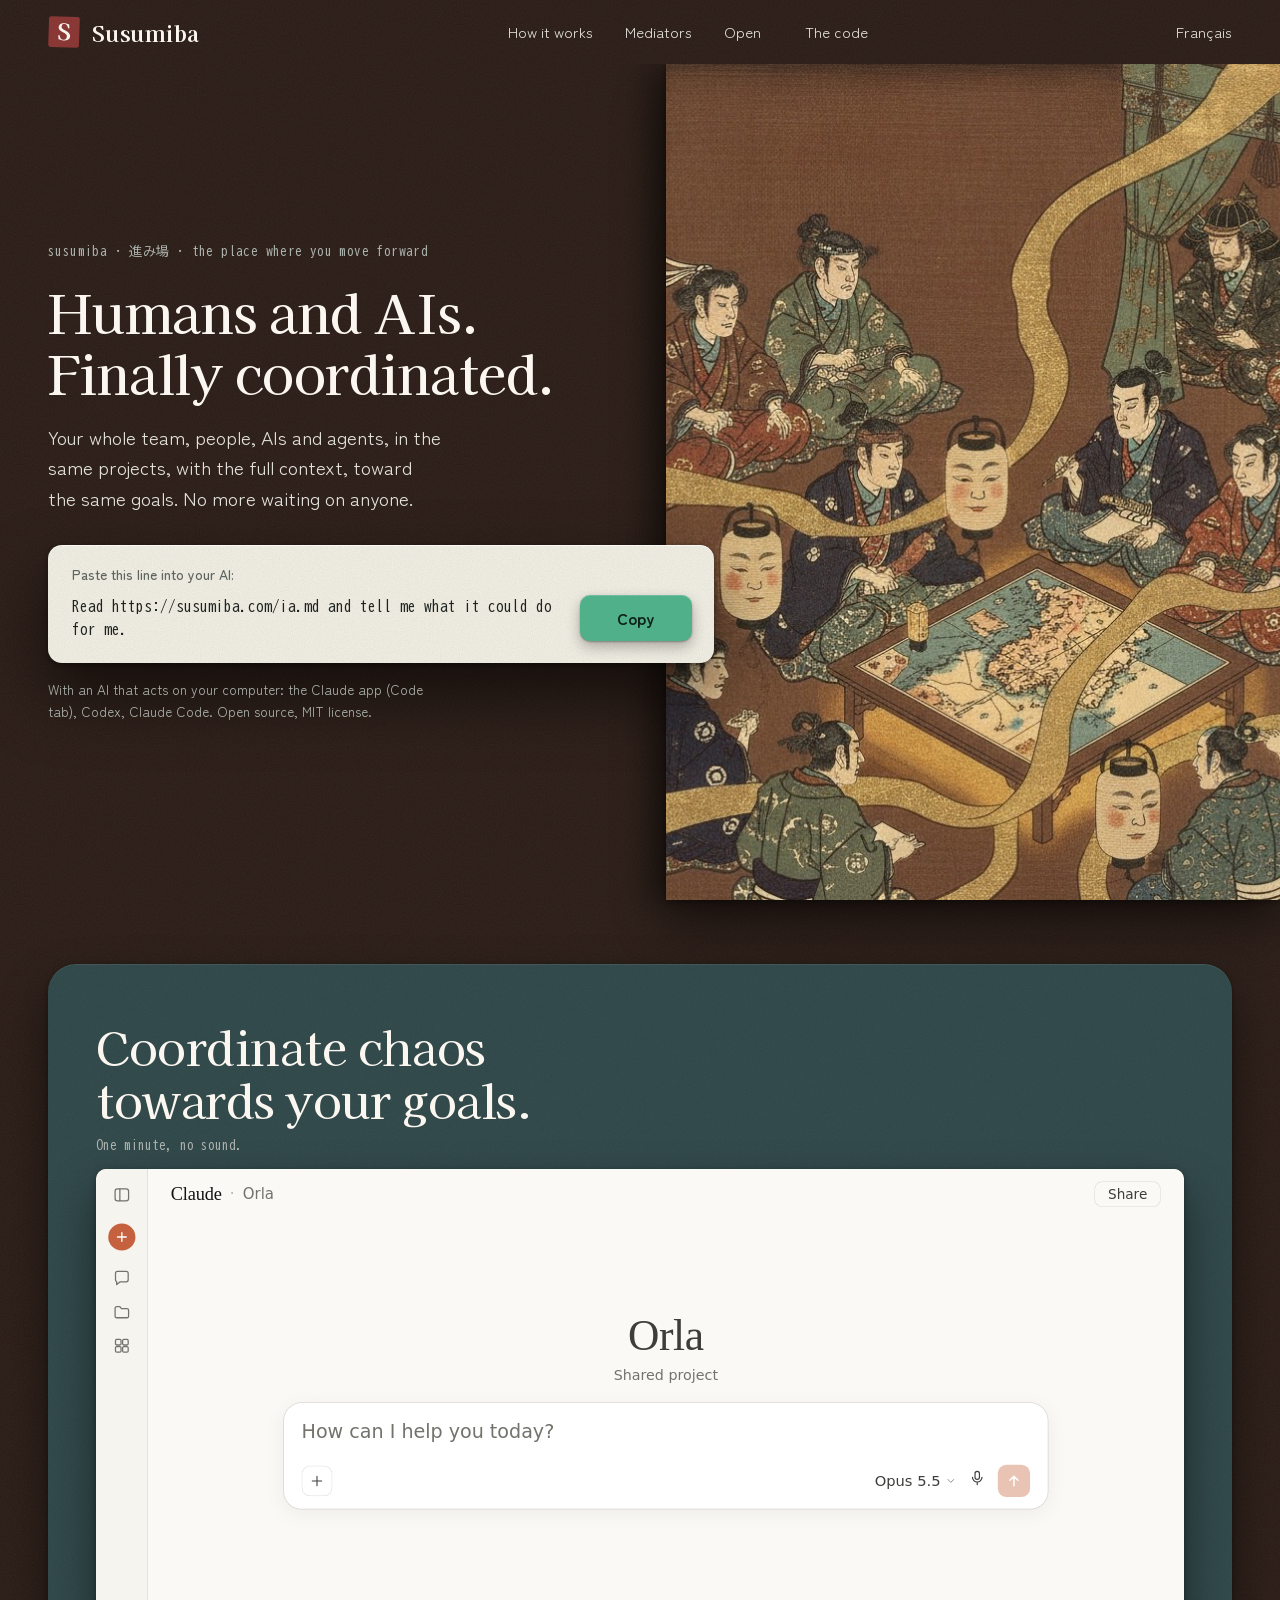
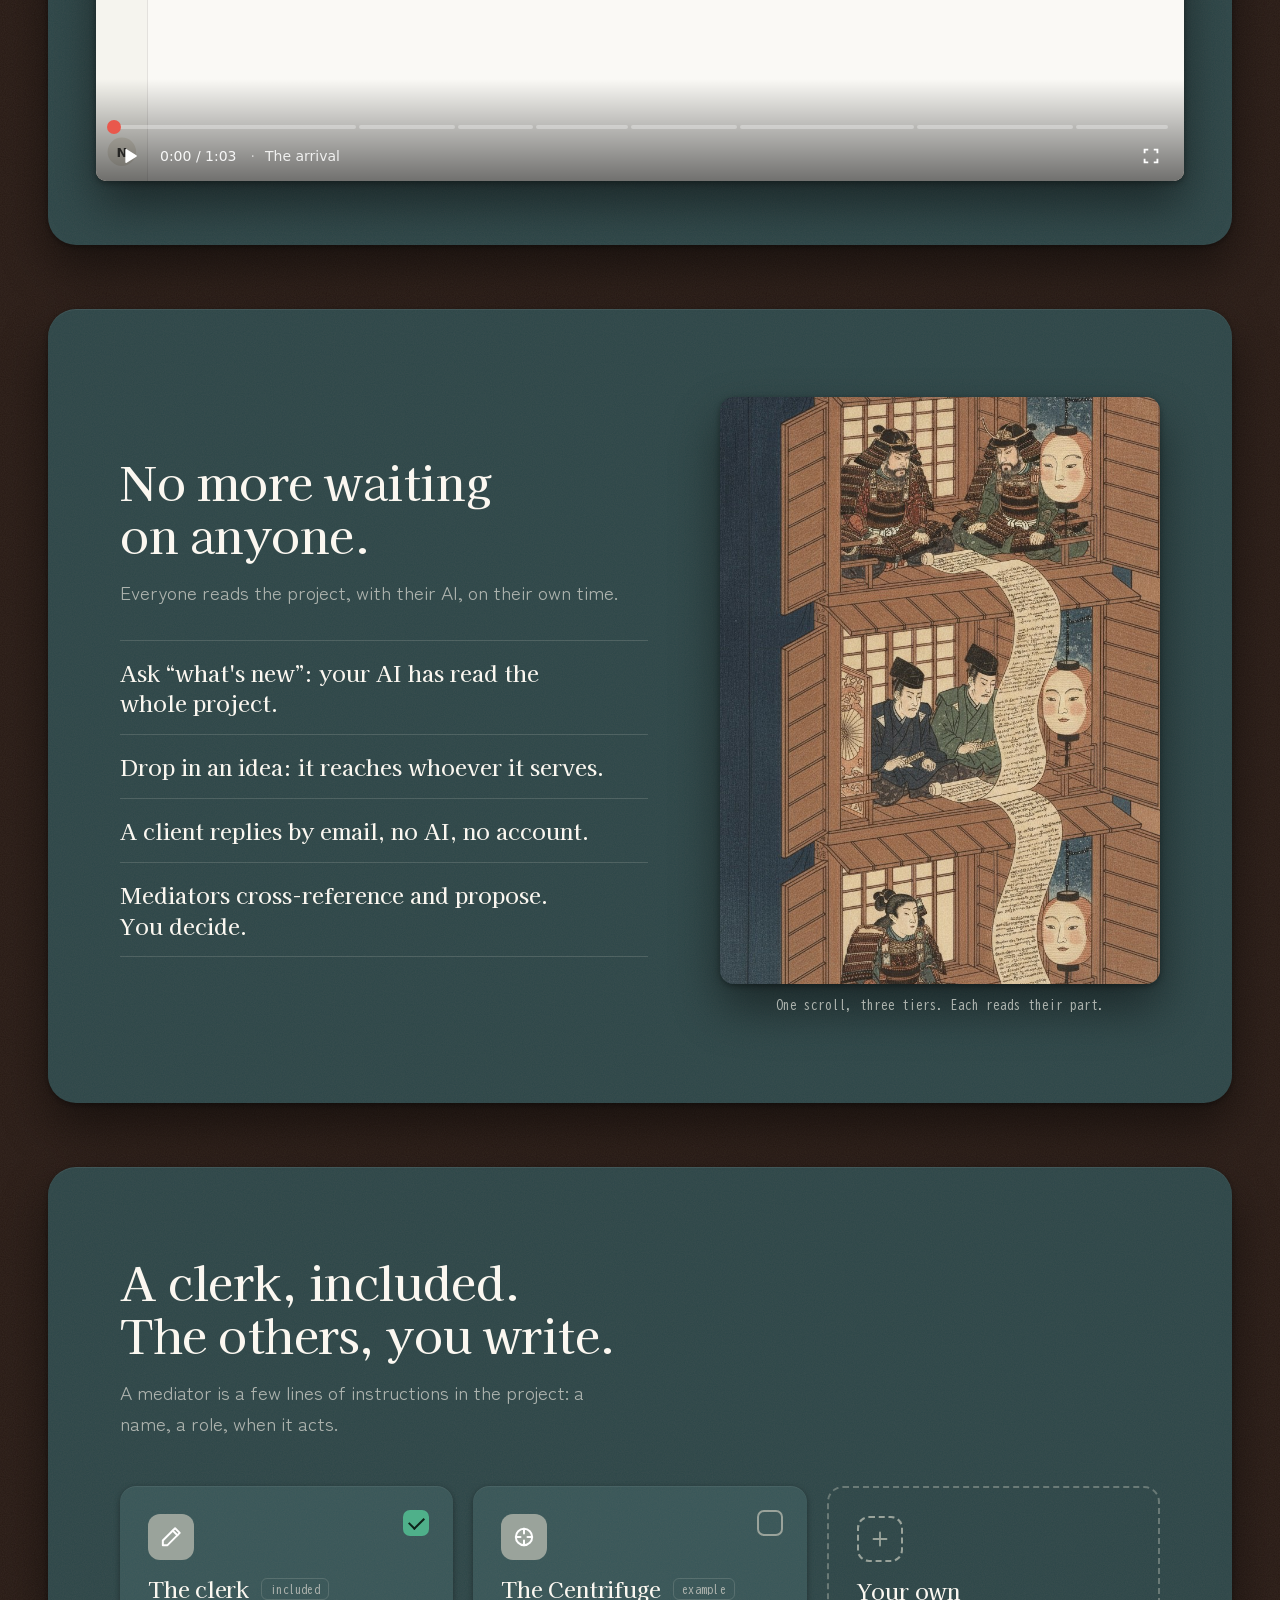
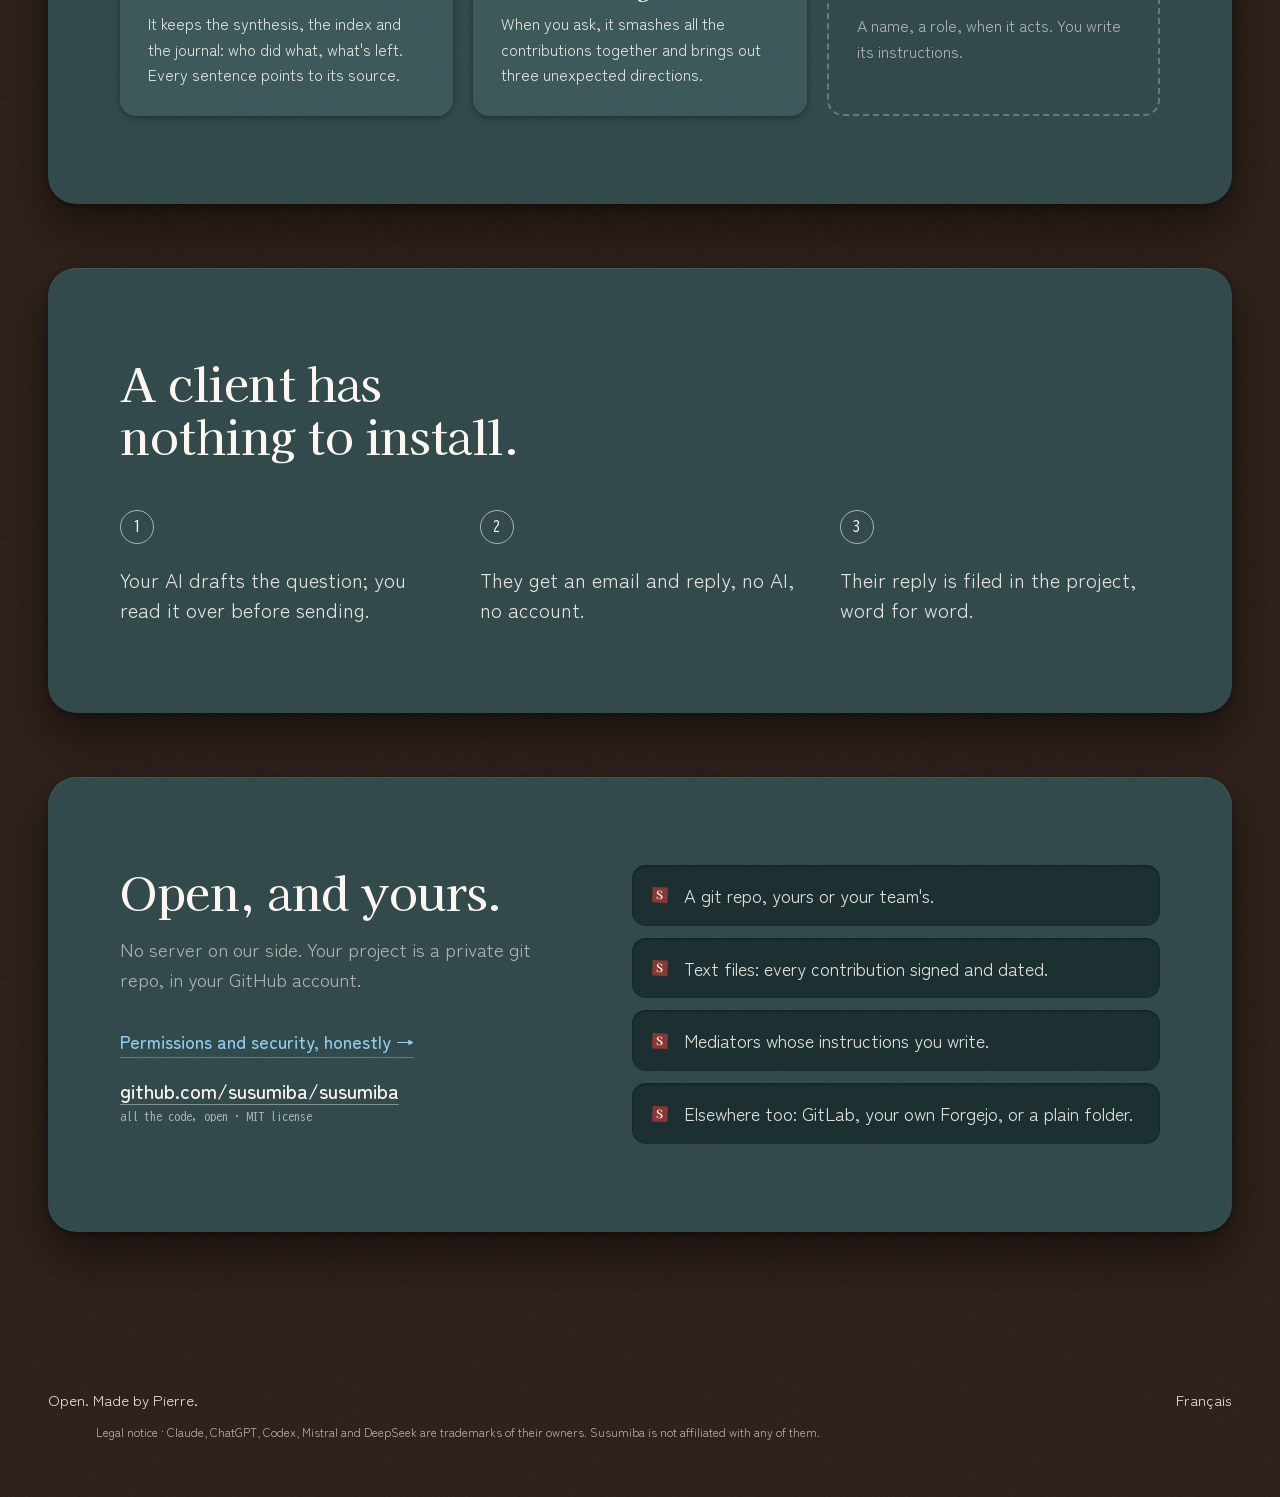
<file: index.html>
<!doctype html>
<html lang="en">
<head>
<meta charset="utf-8">
<meta name="viewport" content="width=device-width, initial-scale=1">
<meta name="theme-color" content="#281A14">
<title>Susumiba</title>
<link rel="canonical" href="https://susumiba.com/">
<link rel="alternate" hreflang="en" href="https://susumiba.com/">
<link rel="alternate" hreflang="fr" href="https://susumiba.com/fr/">
<link rel="alternate" hreflang="x-default" href="https://susumiba.com/">
<link rel="apple-touch-icon" href="/img/icone-180.png">
<meta property="og:type" content="website">
<meta property="og:site_name" content="Susumiba">
<meta property="og:title" content="Humans and AIs. Finally coordinated.">
<meta property="og:description" content="Humans and AIs. Finally coordinated. Your whole team, people, AIs and agents, in the same projects, with the full context, toward the same goals.">
<meta property="og:url" content="https://susumiba.com/">
<meta property="og:image" content="https://susumiba.com/img/apercu-en.jpg">
<meta property="og:image:width" content="1200">
<meta property="og:image:height" content="630">
<meta property="og:locale" content="en_US">
<meta name="twitter:card" content="summary_large_image">
<meta name="twitter:image" content="https://susumiba.com/img/apercu-en.jpg">
<meta name="description" content="Humans and AIs. Finally coordinated. Your whole team, people, AIs and agents, in the same projects, with the full context, toward the same goals.">
<link rel="icon" href="data:image/svg+xml,%3Csvg xmlns='http://www.w3.org/2000/svg' viewBox='0 0 100 100'%3E%3Crect x='4' y='4' width='92' height='92' rx='8' fill='%238A3835'/%3E%3Ctext x='50' y='74' text-anchor='middle' font-family='Georgia,serif' font-weight='700' font-size='72' fill='%23F6F4EC'%3ES%3C/text%3E%3C/svg%3E">
<link rel="stylesheet" href="/fonts/polices.css">
<style>
:root{
  color-scheme:dark;
  --fond:#281A14; --surface:#2C4648; --carte:#375658; --creux:#1C3032;
  --texte:#E3E2DB; --texte-doux:#ADB3AE; --coquille:#FBF7F0; --lien:#8FCBEF;
  --papier:#EFECE2; --encre:#1E231F; --encre-douce:#5E655F;
  --sceau:#8A3835; --gris:#9AA39B;
  --bouton:#4FB08A; --bouton-survol:#5CBD97; --bouton-appui:#45A07C; --bouton-texte:#0E2219;
  --voile:.7;
  --trait:rgba(227,226,219,.16);
  --ombre-ambiance:0 2px 6px rgba(0,0,0,.35);
  --ombre-portee:0 24px 48px rgba(0,0,0,.45);
  --ombre-papier:0 2px 6px rgba(0,0,0,.4), 0 32px 64px rgba(0,0,0,.55);
  --f-titre:"Kaisei Tokumin","Hiragino Mincho ProN",Georgia,serif;
  --f-texte:"Zen Maru Gothic","Hiragino Maru Gothic ProN",system-ui,sans-serif;
  --f-fixe:"BIZ UDGothic",ui-monospace,Menlo,monospace;
  --entre:cubic-bezier(.2,.7,.1,1); --geste:180ms; --apparait:400ms;
  --m:16px; --bloc:96px; --barre:56px;
  /* le grain de papier Hidokoro */
  --grain:url("data:image/svg+xml,%3Csvg xmlns='http://www.w3.org/2000/svg' width='220' height='220'%3E%3Cfilter id='g'%3E%3CfeTurbulence type='fractalNoise' baseFrequency='.9' numOctaves='3' stitchTiles='stitch'/%3E%3CfeColorMatrix values='0 0 0 0 0.23 0 0 0 0 0.19 0 0 0 0 0.17 0 0 0 1 0'/%3E%3C/filter%3E%3Crect width='100%25' height='100%25' filter='url(%23g)' opacity='.14'/%3E%3C/svg%3E");
  --grain-papier:url("data:image/svg+xml;utf8,<svg xmlns='http://www.w3.org/2000/svg' width='240' height='240'><filter id='g'><feTurbulence type='fractalNoise' baseFrequency='.9' numOctaves='2' stitchTiles='stitch'/><feColorMatrix values='0 0 0 0 .12  0 0 0 0 .14  0 0 0 0 .1  0 0 0 1.4 -.45'/></filter><rect width='100%' height='100%' filter='url(%23g)' opacity='.1'/></svg>");
}
@media (min-width:640px){ :root{ --m:32px } }
@media (min-width:1024px){ :root{ --m:48px; --bloc:128px; --barre:64px } }

*{box-sizing:border-box}
html{-webkit-text-size-adjust:100%; text-size-adjust:100%; scroll-behavior:smooth; scroll-padding-top:calc(var(--barre) + 16px); background:var(--fond)}
body{margin:0; background:var(--fond) var(--grain); color:var(--texte); font:400 17px/1.6 var(--f-texte); -webkit-font-smoothing:antialiased; overflow-x:clip}
@media (min-width:1024px){ body{font-size:18px} }
a{color:var(--lien); text-underline-offset:.2em; text-decoration-thickness:1px}
button{font:inherit; color:inherit}
h1,h2,h3,p,ul,ol,figure{margin:0}
ul,ol{padding:0; list-style:none}
h1,h2,h3{font-family:var(--f-titre); font-weight:500; line-height:1.15; letter-spacing:-.01em; color:var(--coquille)}
:focus-visible{outline:2px solid var(--lien); outline-offset:3px}
code{font-family:var(--f-fixe)}
b.nb{font-weight:inherit; white-space:nowrap}
.defs{position:absolute; width:0; height:0}
.sceau{display:inline-block; flex:none; width:28px; height:28px; line-height:0}
.sceau svg{width:100%; height:100%; display:block}
.wrap{max-width:calc(1240px + 2 * var(--m)); margin:0 auto; padding:0 var(--m)}

/* ================= LA BARRE ================= */
.barre{position:fixed; top:0; left:0; right:0; z-index:20; height:var(--barre); background:var(--fond) var(--grain)}
.barre .wrap{height:100%; display:flex; align-items:center; gap:24px; max-width:none}
.nom{display:flex; align-items:center; gap:12px; text-decoration:none; color:var(--coquille); font:700 22px/1 var(--f-titre); letter-spacing:.02em}
.nav{display:none; gap:32px; margin:0 auto; font-size:15px}
.nav a, .barre .lang{color:var(--texte); text-decoration:none; transition:color var(--geste) ease-out}
.nav a:hover, .barre .lang:hover{color:var(--coquille)}
.barre .lang{margin-left:auto; font-size:15px}
.nav .code{display:none}
@media (min-width:1024px){
  .nav{display:flex; align-items:center}
  .barre .lang{margin-left:0}
  .nav .code{display:block}
  .nav li:last-child{margin-left:12px}
  .sceau{width:32px; height:32px}
}

/* ================= PREMIER ÉCRAN ================= */
.e1{position:relative}
.e1-image{position:relative; margin-top:var(--barre); height:30svh; min-height:190px; overflow:hidden; box-shadow:var(--ombre-ambiance), var(--ombre-portee)}
.e1-image img{display:block; width:100%; height:100%; object-fit:cover; object-position:50% 45%}
.e1-image::after{content:""; position:absolute; inset:0; background:var(--fond); opacity:0; pointer-events:none; transition:opacity var(--apparait) var(--entre)}
html.descendu .e1-image::after{opacity:var(--voile)}
.e1-texte{position:relative; z-index:1; padding:22px var(--m) 36px}
.surtitre{display:none; font:400 13px/1.5 var(--f-fixe); color:var(--texte-doux); letter-spacing:.03em}
.titre{font-size:clamp(32px, 8.6vw, 44px); text-wrap:balance}
.sous{margin-top:14px; font-size:15.5px; line-height:1.6; max-width:44ch; text-wrap:pretty}
.feuille{margin-top:20px; padding:16px 16px 16px 18px; border-radius:14px; background:var(--papier) var(--grain-papier); box-shadow:inset 0 1px 0 rgba(255,255,255,.7), var(--ombre-papier)}
.f-dit{font:500 14px/1.4 var(--f-texte); color:var(--encre-douce)}
.f-corps{margin-top:8px; display:flex; flex-direction:column; align-items:stretch; gap:12px}
.cmd{min-width:0; font:400 14px/1.55 var(--f-fixe); color:var(--encre); overflow-wrap:anywhere}
.copier{flex:none; height:46px; min-width:112px; padding:0 22px; border:0; border-radius:10px; background:var(--bouton); color:var(--bouton-texte); font:700 16px/1 var(--f-texte); cursor:pointer;
  box-shadow:inset 0 1px 0 rgba(255,255,255,.18), 0 1px 2px rgba(0,0,0,.3), 0 6px 14px rgba(0,0,0,.28); transition:background-color var(--geste) ease-out, transform var(--geste) var(--entre)}
.copier:hover{background:var(--bouton-survol)}
.copier:active{background:var(--bouton-appui); transform:translateY(1px)}
.copier [hidden]{display:none}
.mini{margin-top:8px; display:flex; align-items:center; gap:12px; padding:10px 10px 10px 14px; border-radius:10px; border:1px solid var(--trait)}
.mini .cmd{flex:1; font-size:12.5px; line-height:1.5; color:var(--texte-doux)}
.mini .copier{height:34px; min-width:84px; padding:0 14px; font-size:14px; background:transparent; color:var(--bouton); box-shadow:inset 0 0 0 1.5px var(--bouton)}
.mini .copier:hover{background:rgba(79,176,138,.14)}
.mini .copier:active{transform:translateY(1px)}
.marche{margin-top:16px; font:400 13px/1.6 var(--f-texte); color:var(--texte-doux); max-width:56ch}
@media (max-width:420px){ .mini{flex-direction:column; align-items:stretch; gap:10px} .mini .copier{align-self:flex-start} }
@media (min-width:640px){
  .e1-image{height:40svh}
  .sous{font-size:17px}
}
@media (min-width:1024px){
  .e1{height:max(100svh, 680px); display:flex; align-items:center; padding-top:var(--barre)}
  .e1-image{position:fixed; z-index:0; top:var(--barre); bottom:0; left:52%; right:0; height:auto; min-height:0; margin:0; box-shadow:-14px 0 28px rgba(0,0,0,.4), var(--ombre-ambiance), var(--ombre-portee)}
  .e1-texte{width:52%; padding:0 64px 0 var(--m)}
  .surtitre{display:block}
  .titre{margin-top:20px; font-size:clamp(46px, 4.1vw, 60px)}
  .sous{margin-top:20px; font-size:19px}
  .feuille{margin-top:32px; margin-right:-112px; padding:20px 22px 22px 24px}
  .f-corps{flex-direction:row; align-items:flex-end; gap:16px; margin-top:10px}
  .cmd{flex:1; font-size:15px}
  .mini{margin-right:0}
  .marche{font-size:13.5px}
  .suite, .pied{position:relative; z-index:1}
}
@media (min-width:1024px) and (max-height:780px){
  .titre{font-size:44px; margin-top:12px} .sous{font-size:17px; margin-top:14px} .feuille{margin-top:22px} .marche{margin-top:12px}
}

/* ================= LES SECTIONS ================= */
.suite{display:flex; flex-direction:column; gap:56px; padding:48px 0 72px}
.panneau{padding:0 var(--m)}
.panneau > .dedans{max-width:1240px; margin:0 auto}
.e-titre{font-size:30px; max-width:24ch; text-wrap:balance}
.e-chapo{margin-top:16px; color:var(--texte-doux); font-size:17px; max-width:56ch; text-wrap:pretty}
@media (min-width:1024px){
  .suite{gap:64px; padding:64px 0 var(--bloc)}
  .panneau{width:min(1336px, calc(100% - 2 * var(--m))); margin:0 auto; padding:88px 72px; border-radius:28px; background:var(--surface) var(--grain); box-shadow:inset 0 1px 0 rgba(255,255,255,.07), var(--ombre-ambiance), var(--ombre-portee)}
  .e-titre{font-size:46px}
  .e-chapo{font-size:19px}
  #comment.panneau{padding-top:56px; padding-bottom:64px; padding-left:48px; padding-right:48px}
}

/* la démo */
.legende{font:400 13px/1.5 var(--f-fixe); color:var(--texte-doux); margin-bottom:14px}
.cadre-demo{display:block; width:100%; aspect-ratio:16/9; border:0; border-radius:10px; background:var(--creux); box-shadow:var(--ombre-ambiance), var(--ombre-portee)}
.fermer-demo{display:none}
html.demo-agrandie{overflow:hidden}
html.demo-agrandie .cadre-demo{position:fixed; z-index:1000; left:0; top:0; width:100vw; height:100dvh; aspect-ratio:auto; border-radius:0; background:#000}
html.demo-agrandie .fermer-demo{display:grid; place-items:center; position:fixed; z-index:1001; top:12px; right:12px; width:44px; height:44px; border:0; border-radius:50%; background:rgba(0,0,0,.6); color:#fff; font:400 28px/1 var(--f-texte); cursor:pointer}
@media (orientation:portrait){ html.demo-agrandie .cadre-demo{width:100dvh; height:100vw; transform-origin:0 0; transform:rotate(90deg) translateY(-100%)} }

/* Plus rien n'attend personne */
.b-grille{display:grid; gap:36px; align-items:center}
.lignes{margin-top:32px}
.lignes li{padding:14px 0; border-top:1px solid var(--trait); font:500 19px/1.4 var(--f-titre); color:var(--coquille); text-wrap:pretty}
.lignes li:last-child{border-bottom:1px solid var(--trait)}
.b-image{justify-self:center; width:min(100%, 460px)}
.b-image img{display:block; width:100%; height:auto; aspect-ratio:3/4; object-fit:cover; object-position:50% 40%; border-radius:14px; box-shadow:var(--ombre-ambiance), var(--ombre-portee)}
@media (max-width:639px){ .b-image img{aspect-ratio:4/3} }
.b-image figcaption{margin-top:12px; font:400 13px/1.5 var(--f-fixe); color:var(--texte-doux); text-align:center}
@media (max-width:1023px){ .b-image{margin-top:12px} }
@media (min-width:1024px){ .b-grille{grid-template-columns:6fr 5fr; gap:72px} .lignes li{font-size:22px; padding:16px 0} }

/* Les médiateurs */
.cartes{margin-top:36px; display:grid; gap:16px}
.carte{position:relative; padding:24px; border-radius:16px; background:var(--carte) var(--grain); box-shadow:inset 0 1px 0 rgba(255,255,255,.06), var(--ombre-ambiance)}
.carte svg.pastille{display:block; width:46px; height:46px; margin-bottom:16px}
.carte h3{display:flex; align-items:center; flex-wrap:wrap; gap:6px 12px; font-size:22px}
.etiquette{font:400 12px/1 var(--f-fixe); color:var(--texte-doux); padding:4px 8px; border-radius:6px; border:1px solid var(--trait); letter-spacing:.02em}
.carte p{margin-top:10px; color:var(--texte); font-size:16px; line-height:1.6}
.coche{position:absolute; top:24px; right:24px; appearance:none; -webkit-appearance:none; margin:0; width:26px; height:26px; border-radius:7px; border:2px solid var(--gris); background:transparent; display:grid; place-items:center; cursor:pointer}
.coche:checked{background:var(--bouton); border-color:var(--bouton)}
.coche:checked::after{content:""; width:7px; height:13px; border:solid var(--bouton-texte); border-width:0 2.5px 2.5px 0; transform:translateY(-2px) rotate(45deg)}
.titre-demo{margin-bottom:10px}
.carte.vide{background:none; box-shadow:none; border:2px dashed rgba(154,163,155,.55)}
.carte.vide p{color:var(--texte-doux)}
.carte.vide .plus{display:grid; place-items:center; width:46px; height:46px; margin-bottom:16px; border-radius:12px; border:2px dashed var(--gris); color:var(--gris)}
.carte.vide .plus svg{width:26px; height:26px; fill:none; stroke:currentColor; stroke-width:1.7; stroke-linecap:round}
@media (min-width:900px){ .cartes{grid-template-columns:repeat(3, 1fr); gap:20px; margin-top:48px} .carte{padding:28px} }

/* Le client */
.etapes{margin-top:36px; display:grid; gap:24px; counter-reset:e}
.etapes li{display:flex; gap:16px; align-items:flex-start; font-size:18px; line-height:1.5; color:var(--texte)}
.etapes .n{flex:none; display:grid; place-items:center; width:34px; height:34px; border-radius:50%; border:1.5px solid var(--texte-doux); font:400 15px/1 var(--f-fixe); color:var(--coquille)}
.etapes li > span:last-child{padding-top:3px; text-wrap:pretty}
@media (min-width:900px){ .etapes{grid-template-columns:repeat(3, 1fr); gap:40px; margin-top:48px} .etapes li{flex-direction:column; gap:18px; font-size:20px} }

/* Ouvert */
.o-grille{display:grid; gap:36px; align-items:start}
.quatre{display:grid; gap:12px}
.quatre li{display:flex; gap:16px; align-items:center; padding:16px 20px; border-radius:14px; background:var(--creux); box-shadow:inset 0 1px 3px rgba(0,0,0,.35); font-size:17px; color:var(--texte)}
.quatre .sceau{width:16px; height:16px}
.liens{margin-top:32px; display:grid; gap:20px; justify-items:start}
.lien-fort{color:var(--lien); font-weight:500; text-decoration:none; border-bottom:1px solid rgba(143,203,239,.4); padding-bottom:2px}
.lien-fort:hover{border-bottom-color:var(--lien)}
.depot{display:block; text-decoration:none; color:var(--coquille)}
.depot b{display:block; font:500 20px/1.3 var(--f-texte); text-decoration:underline; text-decoration-thickness:1px; text-underline-offset:.25em; text-decoration-color:rgba(251,247,240,.4)}
.depot:hover b{text-decoration-color:var(--coquille)}
.depot small{display:block; margin-top:4px; font:400 12.5px/1.5 var(--f-fixe); color:var(--texte-doux)}
@media (min-width:1024px){ .o-grille{grid-template-columns:5fr 6fr; gap:72px} .quatre li{font-size:18px} }

/* ================= PIED ================= */
.pied{position:relative; z-index:1; padding:28px var(--m) 56px}
.pied-in{max-width:1240px; margin:0 auto; display:flex; align-items:center; justify-content:space-between; gap:16px; font-size:15px; color:var(--texte)}
.pied a{color:var(--texte); text-decoration:none}
.pied a:hover{color:var(--coquille)}
.pied::before{content:""; position:absolute; z-index:-1; top:0; bottom:0; left:calc(50% - 50vw); right:calc(50% - 50vw); background:var(--fond) var(--grain)}
@media (prefers-reduced-motion:reduce){ html{scroll-behavior:auto} *{transition:none !important} }
.pied-note{max-width:1240px; margin:10px auto 0; padding:0 var(--m); font:400 12px/1.6 var(--f-texte); color:var(--texte-doux)}
.pied-note a{color:inherit}
</style>
</head>
<body>

<svg class="defs" aria-hidden="true" focusable="false">
  <symbol id="sceau" viewBox="0 0 100 100"><g transform="rotate(2 50 50)"><rect x="2" y="2" width="96" height="96" rx="7" fill="#8A3835"/><text x="50" y="75" text-anchor="middle" font-family="Kaisei Tokumin, Georgia, serif" font-weight="700" font-size="72" fill="#F6F4EC">S</text></g></symbol>
</svg>

<header class="barre" id="barre">
  <div class="wrap">
    <a class="nom" href="#haut" aria-label="Susumiba, back to top"><span class="sceau"><svg viewBox="0 0 100 100" aria-hidden="true"><use href="#sceau"/></svg></span>Susumiba</a>
    <ul class="nav">
      <li><a href="#comment" data-k="n1">How it works</a></li>
      <li><a href="#mediateurs" data-k="n2">Mediators</a></li>
      <li><a href="#ouvert" data-k="n3">Open</a></li>
      <li class="code"><a href="https://github.com/susumiba/susumiba" data-k="n4">The code</a></li>
    </ul>
    <a class="lang" href="/fr/" hreflang="fr" lang="fr" data-k="z2">Français</a>
  </div>
</header>

<main id="haut">
  <section class="e1" aria-label="Susumiba">
    <div class="e1-image"><img src="/img/heros.jpg" width="839" height="839" loading="eager" fetchpriority="high" alt="Seen from above, groups seated around a map; calm-faced lanterns among them; bands of golden mist link each group to the map."></div>
    <div class="e1-texte">
      <p class="surtitre" data-k="h0">susumiba · 進み場 · the place where you move forward</p>
      <h1 class="titre" data-k="h1">Humans and AIs. Finally coordinated.</h1>
      <p class="sous" data-k="h2">Your whole team, people, AIs and agents, in the same projects, with the full context, toward the same goals. No more waiting on anyone.</p>
      <div class="feuille">
        <p class="f-dit" data-k="h3">Paste this line into your AI:</p>
        <div class="f-corps">
          <p class="cmd" data-k="h4">Read https://susumiba.com/ia.md and tell me what it could do for me.</p>
          <button class="copier" type="button"><span data-k="h5">Copy</span><span data-k="h6" hidden>Copied</span></button>
        </div>
      </div>
      <p class="marche" data-k="h9">With an AI that acts on your computer: the Claude app (Code tab), Codex, Claude Code. Open source, MIT license.</p>
    </div>
  </section>

  <div class="suite">
    <section class="panneau" id="comment" aria-label="Susumiba demo">
      <div class="dedans">
        <h2 class="e-titre titre-demo" data-k="v0">Coordinate chaos towards your goals.</h2>
        <p class="legende" data-k="v1">One minute, no sound.</p>
        <iframe class="cadre-demo" src="/demo.html?nu" title="Susumiba demo" allow="fullscreen" loading="eager"></iframe>
        <button class="fermer-demo" type="button" aria-label="Close the demo">×</button>
      </div>
    </section>

    <section class="panneau" id="rien" aria-labelledby="t-b1">
      <div class="dedans b-grille">
        <div>
          <h2 class="e-titre" id="t-b1" data-k="b1">No more waiting on anyone.</h2>
          <p class="e-chapo" data-k="b2">Everyone reads the project, with their AI, on their own time.</p>
          <ul class="lignes">
            <li data-k="b3">Ask “what's new”: your AI has read the whole project.</li>
            <li data-k="b4">Drop in an idea: it reaches whoever it serves.</li>
            <li data-k="b5">A client replies by email, no AI, no account.</li>
            <li data-k="b6">Mediators cross-reference and propose. You decide.</li>
          </ul>
        </div>
        <figure class="b-image">
          <img src="/img/etages.jpg" width="751" height="1030" loading="lazy" decoding="async" alt="A wooden tower with three open floors; on each floor, a small group and a calm-faced lantern read the same long paper scroll, which runs down from floor to floor.">
          <figcaption data-k="b7">One scroll, three tiers. Each reads their part.</figcaption>
        </figure>
      </div>
    </section>

    <section class="panneau" id="mediateurs" aria-labelledby="t-m1">
      <div class="dedans">
        <h2 class="e-titre" id="t-m1" data-k="m1">A clerk, included. The others, you write.</h2>
        <p class="e-chapo" data-k="m2">A mediator is a few lines of instructions in the project: a name, a role, when it acts.</p>
        <div class="cartes">
          <article class="carte">
            <input class="coche" type="checkbox" checked aria-label="The clerk">
            <svg class="pastille" viewBox="0 0 46 46" aria-hidden="true"><rect width="46" height="46" rx="12" fill="#9AA39B"/><svg x="9" y="9" width="28" height="28" viewBox="0 0 24 24" fill="none" stroke="#fff" stroke-width="1.7" stroke-linecap="round" stroke-linejoin="round"><path d="M15.5 4.5l4 4L9 19H5v-4z"/><path d="M13.5 6.5l4 4"/></svg></svg>
            <h3><span data-k="m3">The clerk</span> <span class="etiquette" data-k="m4">included</span></h3>
            <p data-k="m5">It keeps the synthesis, the index and the journal: who did what, what's left. Every sentence points to its source.</p>
          </article>
          <article class="carte">
            <input class="coche" type="checkbox" aria-label="The Centrifuge">
            <svg class="pastille" viewBox="0 0 46 46" aria-hidden="true"><rect width="46" height="46" rx="12" fill="#9AA39B"/><svg x="9" y="9" width="28" height="28" viewBox="0 0 24 24" fill="none" stroke="#fff" stroke-width="1.7" stroke-linecap="round" stroke-linejoin="round"><circle cx="12" cy="12" r="7"/><path d="M12 5v4M19 12h-4M12 19v-4M5 12h4"/></svg></svg>
            <h3><span data-k="m6">The Centrifuge</span> <span class="etiquette" data-k="m7">example</span></h3>
            <p data-k="m8">When you ask, it smashes all the contributions together and brings out three unexpected directions.</p>
          </article>
          <article class="carte vide">
            <span class="plus" aria-hidden="true"><svg viewBox="0 0 24 24"><path d="M12 6v12M6 12h12"/></svg></span>
            <h3 data-k="m9">Your own</h3>
            <p data-k="m10">A name, a role, when it acts. You write its instructions.</p>
          </article>
        </div>
      </div>
    </section>

    <section class="panneau" id="client" aria-labelledby="t-i1">
      <div class="dedans">
        <h2 class="e-titre" id="t-i1" data-k="i1">A client has nothing to install.</h2>
        <ol class="etapes">
          <li><span class="n" aria-hidden="true">1</span><span data-k="i2">Your AI drafts the question; you read it over before sending.</span></li>
          <li><span class="n" aria-hidden="true">2</span><span data-k="i3">They get an email and reply, no AI, no account.</span></li>
          <li><span class="n" aria-hidden="true">3</span><span data-k="i4">Their reply is filed in the project, word for word.</span></li>
        </ol>
      </div>
    </section>

    <section class="panneau" id="ouvert" aria-labelledby="t-o1">
      <div class="dedans o-grille">
        <div>
          <h2 class="e-titre" id="t-o1" data-k="o1">Open, and yours.</h2>
          <p class="e-chapo" data-k="o2">No server on our side. Your project is a private git repo, in your GitHub account.</p>
          <div class="liens">
            <a class="lien-fort" href="https://github.com/susumiba/susumiba#rights-and-safety-honestly" data-k="o7">Permissions and security, honestly →</a>
            <a class="depot" href="https://github.com/susumiba/susumiba"><b>github.com/susumiba/susumiba</b><small data-k="o8">all the code, open · MIT license</small></a>
          </div>
        </div>
        <ul class="quatre">
          <li><span class="sceau"><svg viewBox="0 0 100 100" aria-hidden="true"><use href="#sceau"/></svg></span><span data-k="o3">A git repo, yours or your team's.</span></li>
          <li><span class="sceau"><svg viewBox="0 0 100 100" aria-hidden="true"><use href="#sceau"/></svg></span><span data-k="o4">Text files: every contribution signed and dated.</span></li>
          <li><span class="sceau"><svg viewBox="0 0 100 100" aria-hidden="true"><use href="#sceau"/></svg></span><span data-k="o5">Mediators whose instructions you write.</span></li>
          <li><span class="sceau"><svg viewBox="0 0 100 100" aria-hidden="true"><use href="#sceau"/></svg></span><span data-k="o6">Elsewhere too: GitLab, your own Forgejo, or a plain folder.</span></li>
        </ul>
      </div>
    </section>
  </div>
</main>

<footer class="pied">
  <div class="pied-in">
    <p data-k="z1">Open. Made by Pierre.</p>
    <a href="/fr/" hreflang="fr" lang="fr" data-k="z2">Français</a>
  </div>
  <p class="pied-note"><a href="/legal.html">Legal notice</a> · Claude, ChatGPT, Codex, Mistral and DeepSeek are trademarks of their owners. Susumiba is not affiliated with any of them.</p>
</footer>

<script>
(function () {
  var H = document.documentElement;
  /* le voile : plat, seulement quand on est descendu */
  var e1 = document.querySelector('.e1');
  function descendu() { H.classList.toggle('descendu', window.scrollY > 0.6 * e1.offsetHeight); }
  addEventListener('scroll', descendu, { passive: true }); descendu();

  /* la démo agrandie : demandée par la démo quand le plein écran n'existe pas (iPhone) */
  var cadre = document.querySelector('.cadre-demo');
  function agrandir(on) { H.classList.toggle('demo-agrandie', on); try { cadre.contentWindow.postMessage({ susumiba: 'plein-etat', on: on }, '*'); } catch (e) {} }
  addEventListener('message', function (e) { if (e.source === cadre.contentWindow && e.data && e.data.susumiba === 'plein') agrandir(!H.classList.contains('demo-agrandie')); });
  document.querySelector('.fermer-demo').addEventListener('click', function () { agrandir(false); });
  addEventListener('keydown', function (e) { if (e.key === 'Escape' && H.classList.contains('demo-agrandie')) agrandir(false); });

  /* les boutons Copier */
  document.querySelectorAll('.copier').forEach(function (b) {
    var cmd = b.parentNode.querySelector('.cmd'), a = b.querySelector('[data-k="h5"]'), c = b.querySelector('[data-k="h6"]'), t = null;
    function ok() {
      a.hidden = true; c.hidden = false; clearTimeout(t);
      t = setTimeout(function () { a.hidden = false; c.hidden = true; }, 1500);
    }
    function repli() {
      try { var s = getSelection(), r = document.createRange(); r.selectNodeContents(cmd); s.removeAllRanges(); s.addRange(r); document.execCommand('copy'); } catch (e) {}
      ok();
    }
    b.addEventListener('click', function () {
      var texte = cmd.textContent.trim();
      try {
        if (navigator.clipboard && navigator.clipboard.writeText) navigator.clipboard.writeText(texte).then(ok, repli);
        else repli();
      } catch (e) { repli(); }
    });
  });
})();
</script>
<script>
/* PostHog : chargé seulement si la page porte une vraie clé de projet */
(function () {
  var cle = 'phc_CxuosVcfBd5NtoXTSPYqfwra4np32wjEcRG7EsLdfBGe';
  if (cle.indexOf('phc_') !== 0) return;
  !function(t,e){var o,n,p,r;e.__SV||(window.posthog=e,e._i=[],e.init=function(i,s,a){function g(t,e){var o=e.split(".");2==o.length&&(t=t[o[0]],e=o[1]),t[e]=function(){t.push([e].concat(Array.prototype.slice.call(arguments,0)))}}(p=t.createElement("script")).type="text/javascript",p.crossOrigin="anonymous",p.async=!0,p.src=s.api_host.replace(".i.posthog.com","-assets.i.posthog.com")+"/static/array.js",(r=t.getElementsByTagName("script")[0]).parentNode.insertBefore(p,r);var u=e;for(void 0!==a?u=e[a]=[]:a="posthog",u.people=u.people||[],u.toString=function(t){var e="posthog";return"posthog"!==a&&(e+="."+a),t||(e+=" (stub)"),e},u.people.toString=function(){return u.toString(1)+".people (stub)"},o="init capture register register_once unregister identify reset get_distinct_id set_config opt_in_capturing opt_out_capturing has_opted_out_capturing debug".split(" "),n=0;n<o.length;n++)g(u,o[n]);e._i.push([i,s,a])},e.__SV=1)}(document,window.posthog||[]);
  posthog.init(cle, { api_host: 'https://eu.i.posthog.com', persistence: 'memory', person_profiles: 'identified_only', disable_session_recording: true, capture_pageview: true, capture_pageleave: true, autocapture: true, enable_heatmaps: true });
})();
</script>
<script>
/* chaque geste porte un nom, que PostHog reçoit */
(function () {
  function mesure(nom, d) {
    try { if (window.posthog && window.posthog.capture) window.posthog.capture(nom, d); } catch (e) {}
  }
  document.querySelectorAll('.copier').forEach(function (b) { b.addEventListener('click', function () { mesure('Copier la phrase'); }); });
  document.querySelectorAll('a[href^="https://github.com"]').forEach(function (a) { a.addEventListener('click', function () { mesure('Lien GitHub', { vers: a.getAttribute('href') }); }); });
  document.querySelectorAll('a[hreflang]').forEach(function (a) { a.addEventListener('click', function () { mesure('Changer de langue'); }); });
  addEventListener('message', function (e) { if (e.data && e.data.susumiba === 'demo') mesure('Démo regardée', { jusqua: e.data.etape + ' %' }); });
})();
</script>
</body>
</html>
</file>
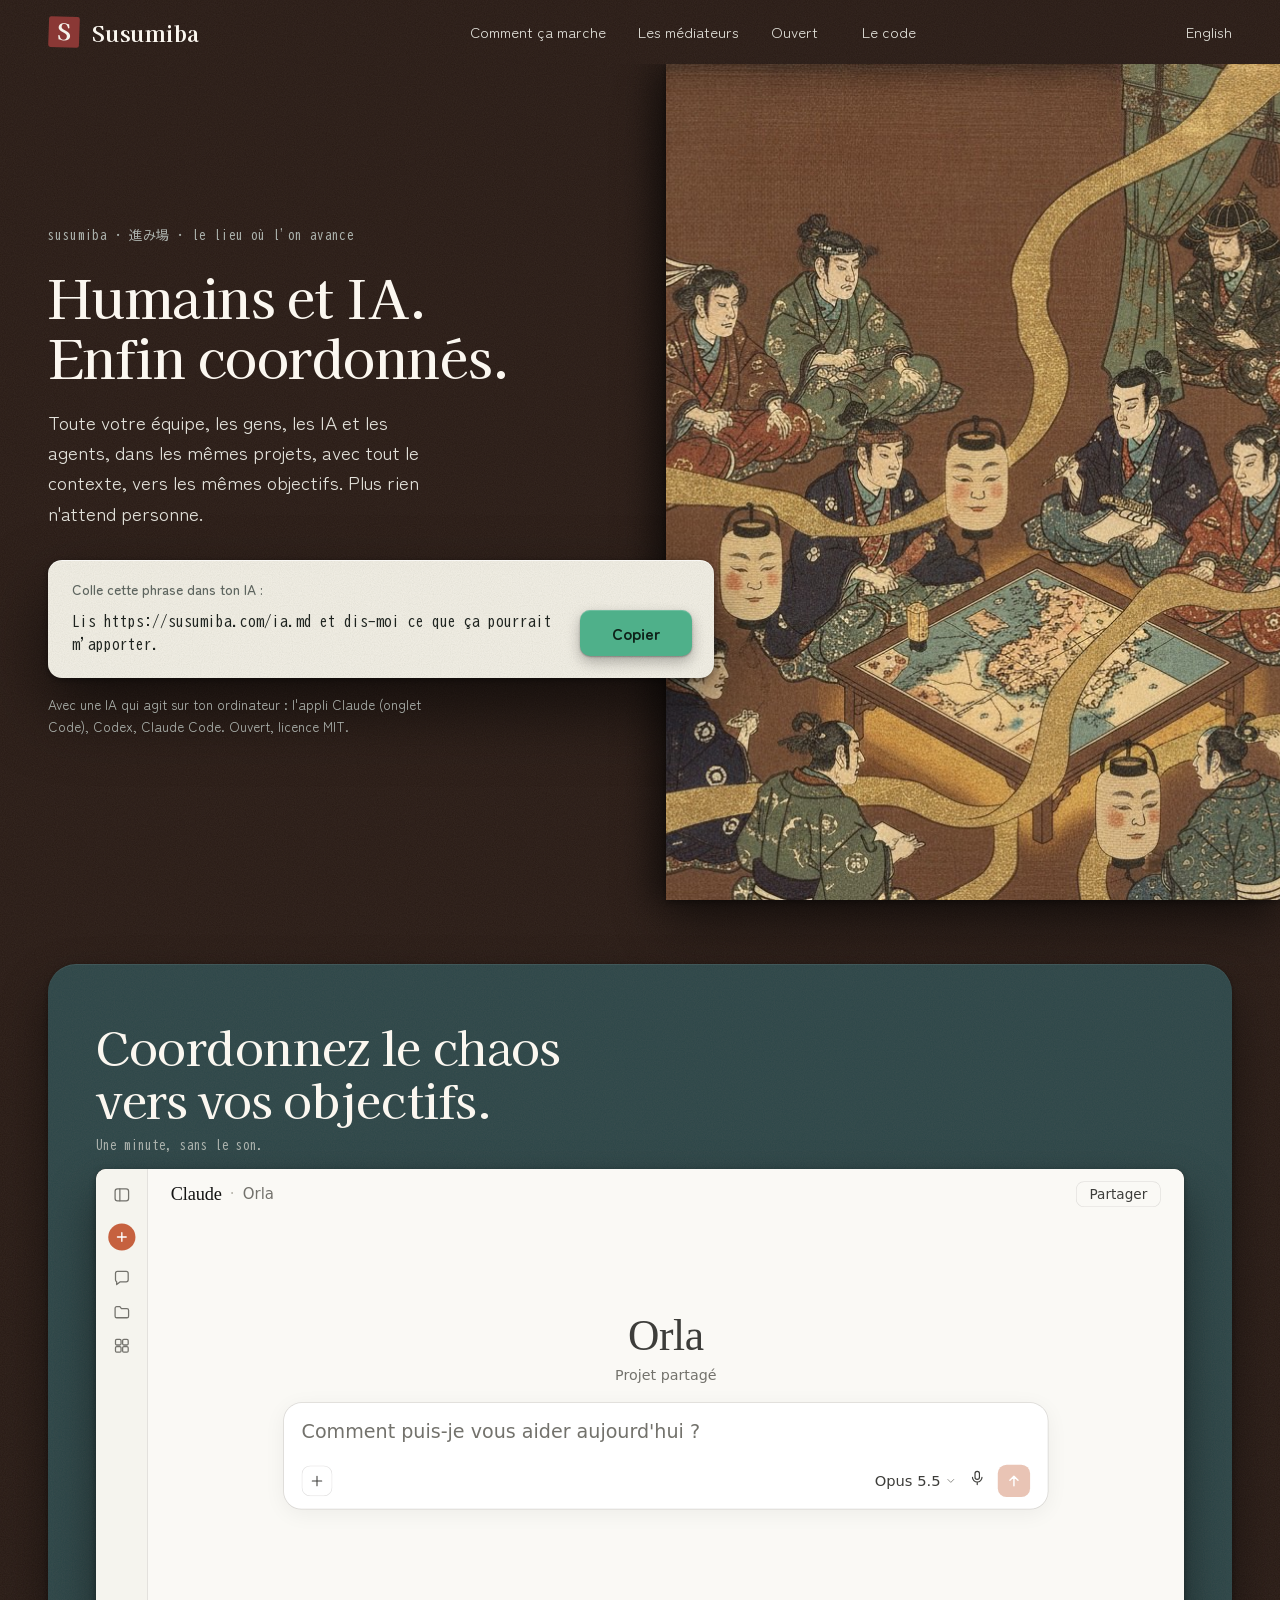
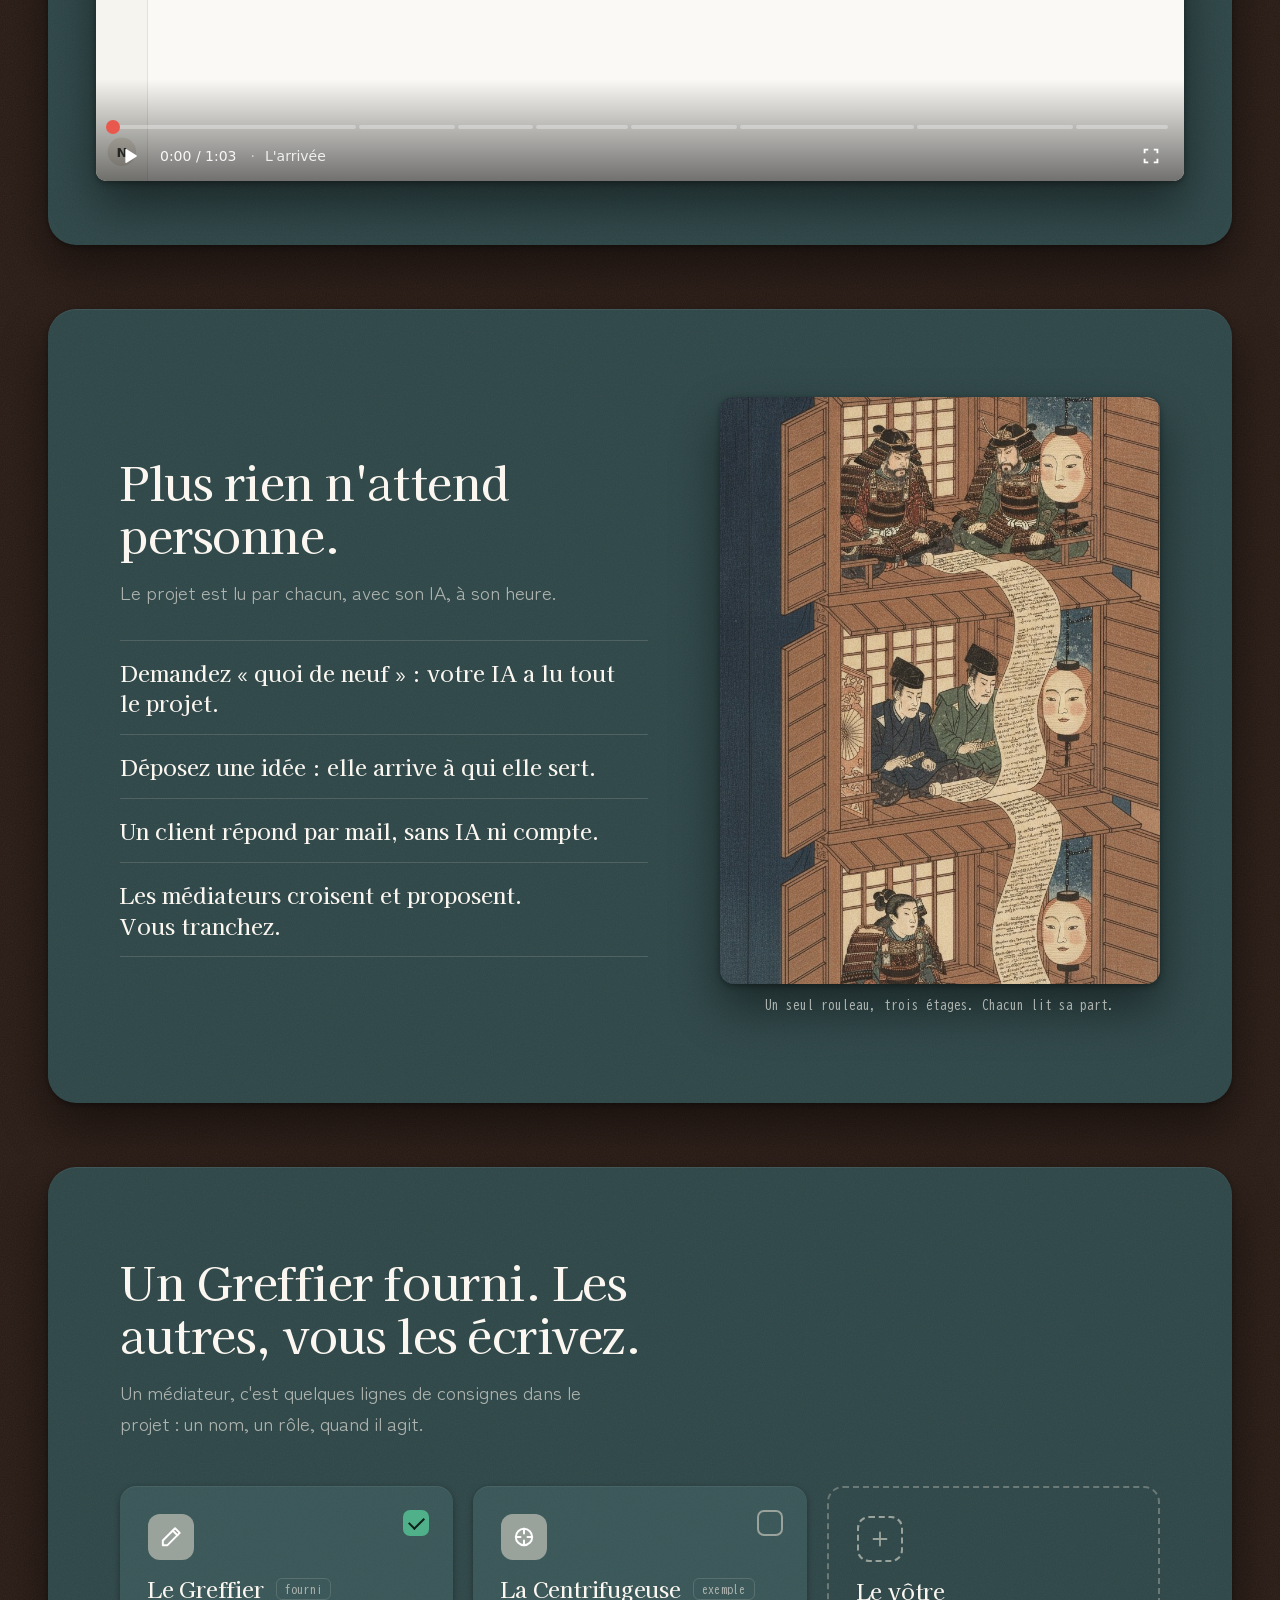
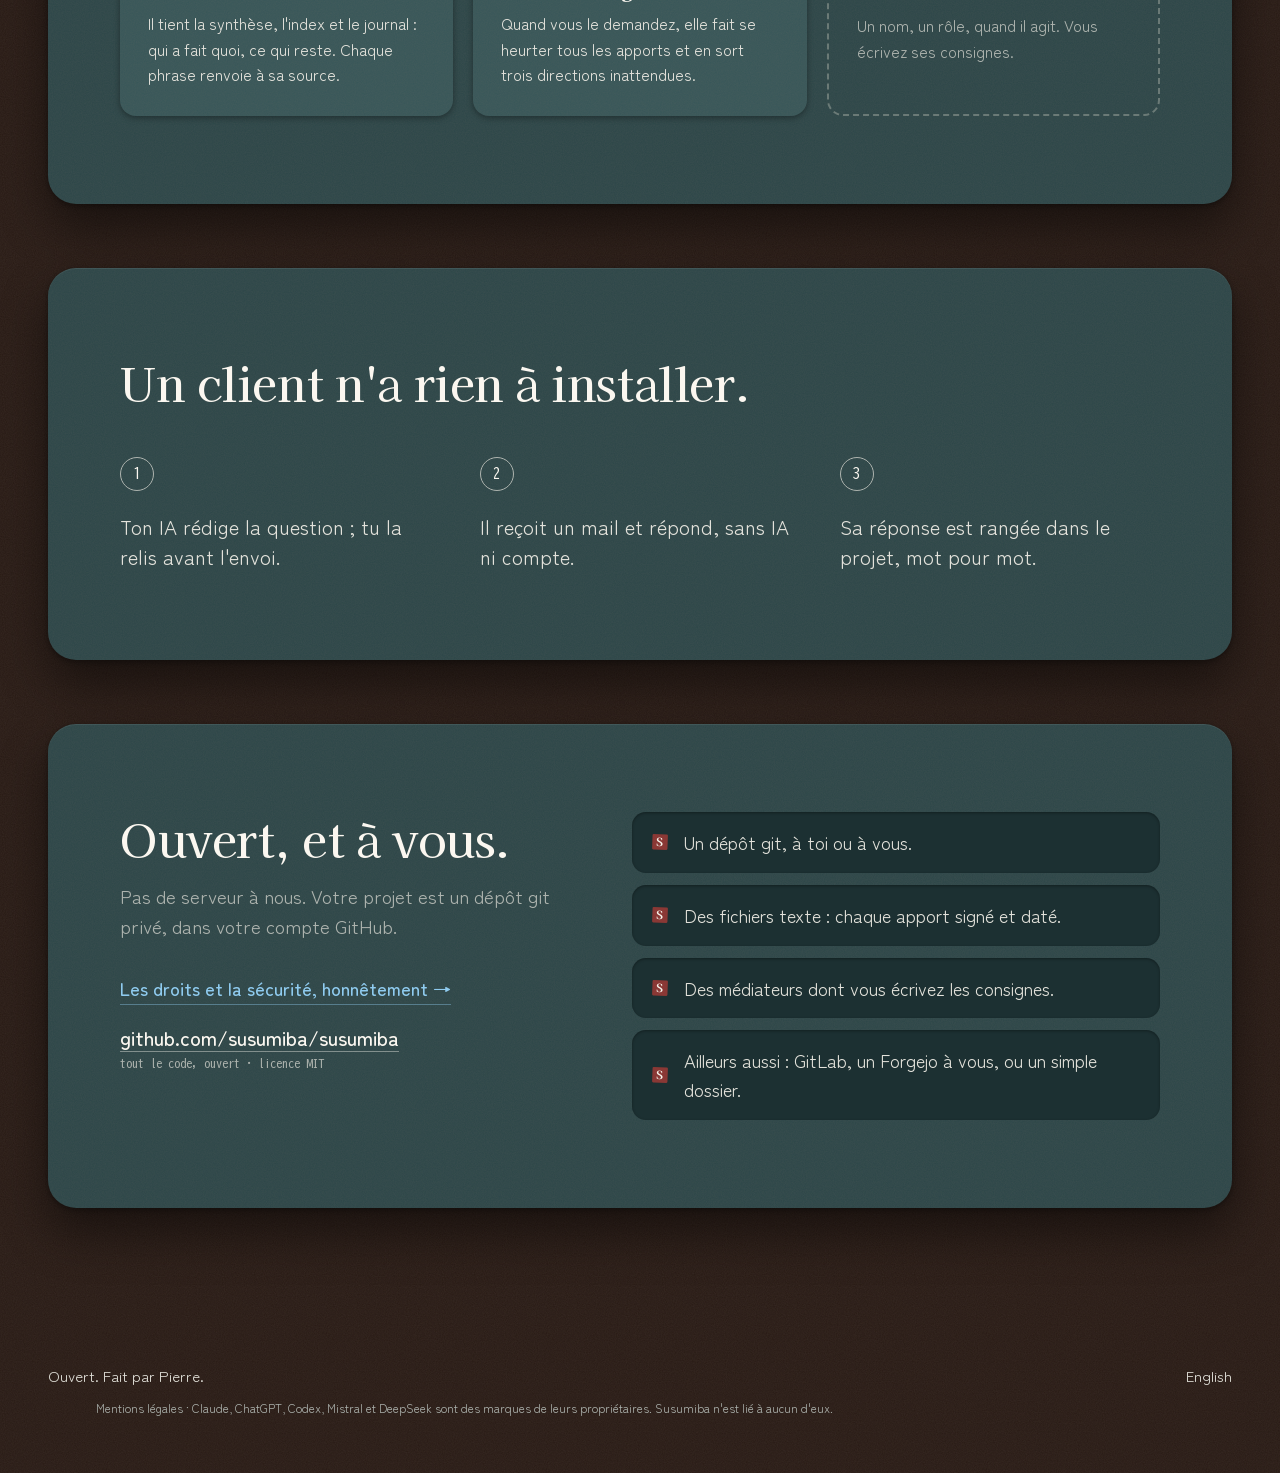
<file: fr/index.html>
<!doctype html>
<html lang="fr">
<head>
<meta charset="utf-8">
<meta name="viewport" content="width=device-width, initial-scale=1">
<meta name="theme-color" content="#281A14">
<title>Susumiba</title>
<link rel="canonical" href="https://susumiba.com/fr/">
<link rel="alternate" hreflang="en" href="https://susumiba.com/">
<link rel="alternate" hreflang="fr" href="https://susumiba.com/fr/">
<link rel="alternate" hreflang="x-default" href="https://susumiba.com/">
<link rel="apple-touch-icon" href="/img/icone-180.png">
<meta property="og:type" content="website">
<meta property="og:site_name" content="Susumiba">
<meta property="og:title" content="Humains et IA. Enfin coordonnés.">
<meta property="og:description" content="Humains et IA. Enfin coordonnés. Toute votre équipe, les gens, les IA et les agents, dans les mêmes projets, avec tout le contexte, vers les mêmes objectifs.">
<meta property="og:url" content="https://susumiba.com/fr/">
<meta property="og:image" content="https://susumiba.com/img/apercu-fr.jpg">
<meta property="og:image:width" content="1200">
<meta property="og:image:height" content="630">
<meta property="og:locale" content="fr_FR">
<meta name="twitter:card" content="summary_large_image">
<meta name="twitter:image" content="https://susumiba.com/img/apercu-fr.jpg">
<meta name="description" content="Humains et IA. Enfin coordonnés. Toute votre équipe, les gens, les IA et les agents, dans les mêmes projets, avec tout le contexte, vers les mêmes objectifs.">
<link rel="icon" href="data:image/svg+xml,%3Csvg xmlns='http://www.w3.org/2000/svg' viewBox='0 0 100 100'%3E%3Crect x='4' y='4' width='92' height='92' rx='8' fill='%238A3835'/%3E%3Ctext x='50' y='74' text-anchor='middle' font-family='Georgia,serif' font-weight='700' font-size='72' fill='%23F6F4EC'%3ES%3C/text%3E%3C/svg%3E">
<link rel="stylesheet" href="/fonts/polices.css">
<style>
:root{
  color-scheme:dark;
  --fond:#281A14; --surface:#2C4648; --carte:#375658; --creux:#1C3032;
  --texte:#E3E2DB; --texte-doux:#ADB3AE; --coquille:#FBF7F0; --lien:#8FCBEF;
  --papier:#EFECE2; --encre:#1E231F; --encre-douce:#5E655F;
  --sceau:#8A3835; --gris:#9AA39B;
  --bouton:#4FB08A; --bouton-survol:#5CBD97; --bouton-appui:#45A07C; --bouton-texte:#0E2219;
  --voile:.7;
  --trait:rgba(227,226,219,.16);
  --ombre-ambiance:0 2px 6px rgba(0,0,0,.35);
  --ombre-portee:0 24px 48px rgba(0,0,0,.45);
  --ombre-papier:0 2px 6px rgba(0,0,0,.4), 0 32px 64px rgba(0,0,0,.55);
  --f-titre:"Kaisei Tokumin","Hiragino Mincho ProN",Georgia,serif;
  --f-texte:"Zen Maru Gothic","Hiragino Maru Gothic ProN",system-ui,sans-serif;
  --f-fixe:"BIZ UDGothic",ui-monospace,Menlo,monospace;
  --entre:cubic-bezier(.2,.7,.1,1); --geste:180ms; --apparait:400ms;
  --m:16px; --bloc:96px; --barre:56px;
  /* le grain de papier Hidokoro */
  --grain:url("data:image/svg+xml,%3Csvg xmlns='http://www.w3.org/2000/svg' width='220' height='220'%3E%3Cfilter id='g'%3E%3CfeTurbulence type='fractalNoise' baseFrequency='.9' numOctaves='3' stitchTiles='stitch'/%3E%3CfeColorMatrix values='0 0 0 0 0.23 0 0 0 0 0.19 0 0 0 0 0.17 0 0 0 1 0'/%3E%3C/filter%3E%3Crect width='100%25' height='100%25' filter='url(%23g)' opacity='.14'/%3E%3C/svg%3E");
  --grain-papier:url("data:image/svg+xml;utf8,<svg xmlns='http://www.w3.org/2000/svg' width='240' height='240'><filter id='g'><feTurbulence type='fractalNoise' baseFrequency='.9' numOctaves='2' stitchTiles='stitch'/><feColorMatrix values='0 0 0 0 .12  0 0 0 0 .14  0 0 0 0 .1  0 0 0 1.4 -.45'/></filter><rect width='100%' height='100%' filter='url(%23g)' opacity='.1'/></svg>");
}
@media (min-width:640px){ :root{ --m:32px } }
@media (min-width:1024px){ :root{ --m:48px; --bloc:128px; --barre:64px } }

*{box-sizing:border-box}
html{-webkit-text-size-adjust:100%; text-size-adjust:100%; scroll-behavior:smooth; scroll-padding-top:calc(var(--barre) + 16px); background:var(--fond)}
body{margin:0; background:var(--fond) var(--grain); color:var(--texte); font:400 17px/1.6 var(--f-texte); -webkit-font-smoothing:antialiased; overflow-x:clip}
@media (min-width:1024px){ body{font-size:18px} }
a{color:var(--lien); text-underline-offset:.2em; text-decoration-thickness:1px}
button{font:inherit; color:inherit}
h1,h2,h3,p,ul,ol,figure{margin:0}
ul,ol{padding:0; list-style:none}
h1,h2,h3{font-family:var(--f-titre); font-weight:500; line-height:1.15; letter-spacing:-.01em; color:var(--coquille)}
:focus-visible{outline:2px solid var(--lien); outline-offset:3px}
code{font-family:var(--f-fixe)}
b.nb{font-weight:inherit; white-space:nowrap}
.defs{position:absolute; width:0; height:0}
.sceau{display:inline-block; flex:none; width:28px; height:28px; line-height:0}
.sceau svg{width:100%; height:100%; display:block}
.wrap{max-width:calc(1240px + 2 * var(--m)); margin:0 auto; padding:0 var(--m)}

/* ================= LA BARRE ================= */
.barre{position:fixed; top:0; left:0; right:0; z-index:20; height:var(--barre); background:var(--fond) var(--grain)}
.barre .wrap{height:100%; display:flex; align-items:center; gap:24px; max-width:none}
.nom{display:flex; align-items:center; gap:12px; text-decoration:none; color:var(--coquille); font:700 22px/1 var(--f-titre); letter-spacing:.02em}
.nav{display:none; gap:32px; margin:0 auto; font-size:15px}
.nav a, .barre .lang{color:var(--texte); text-decoration:none; transition:color var(--geste) ease-out}
.nav a:hover, .barre .lang:hover{color:var(--coquille)}
.barre .lang{margin-left:auto; font-size:15px}
.nav .code{display:none}
@media (min-width:1024px){
  .nav{display:flex; align-items:center}
  .barre .lang{margin-left:0}
  .nav .code{display:block}
  .nav li:last-child{margin-left:12px}
  .sceau{width:32px; height:32px}
}

/* ================= PREMIER ÉCRAN ================= */
.e1{position:relative}
.e1-image{position:relative; margin-top:var(--barre); height:30svh; min-height:190px; overflow:hidden; box-shadow:var(--ombre-ambiance), var(--ombre-portee)}
.e1-image img{display:block; width:100%; height:100%; object-fit:cover; object-position:50% 45%}
.e1-image::after{content:""; position:absolute; inset:0; background:var(--fond); opacity:0; pointer-events:none; transition:opacity var(--apparait) var(--entre)}
html.descendu .e1-image::after{opacity:var(--voile)}
.e1-texte{position:relative; z-index:1; padding:22px var(--m) 36px}
.surtitre{display:none; font:400 13px/1.5 var(--f-fixe); color:var(--texte-doux); letter-spacing:.03em}
.titre{font-size:clamp(32px, 8.6vw, 44px); text-wrap:balance}
.sous{margin-top:14px; font-size:15.5px; line-height:1.6; max-width:44ch; text-wrap:pretty}
.feuille{margin-top:20px; padding:16px 16px 16px 18px; border-radius:14px; background:var(--papier) var(--grain-papier); box-shadow:inset 0 1px 0 rgba(255,255,255,.7), var(--ombre-papier)}
.f-dit{font:500 14px/1.4 var(--f-texte); color:var(--encre-douce)}
.f-corps{margin-top:8px; display:flex; flex-direction:column; align-items:stretch; gap:12px}
.cmd{min-width:0; font:400 14px/1.55 var(--f-fixe); color:var(--encre); overflow-wrap:anywhere}
.copier{flex:none; height:46px; min-width:112px; padding:0 22px; border:0; border-radius:10px; background:var(--bouton); color:var(--bouton-texte); font:700 16px/1 var(--f-texte); cursor:pointer;
  box-shadow:inset 0 1px 0 rgba(255,255,255,.18), 0 1px 2px rgba(0,0,0,.3), 0 6px 14px rgba(0,0,0,.28); transition:background-color var(--geste) ease-out, transform var(--geste) var(--entre)}
.copier:hover{background:var(--bouton-survol)}
.copier:active{background:var(--bouton-appui); transform:translateY(1px)}
.copier [hidden]{display:none}
.mini{margin-top:8px; display:flex; align-items:center; gap:12px; padding:10px 10px 10px 14px; border-radius:10px; border:1px solid var(--trait)}
.mini .cmd{flex:1; font-size:12.5px; line-height:1.5; color:var(--texte-doux)}
.mini .copier{height:34px; min-width:84px; padding:0 14px; font-size:14px; background:transparent; color:var(--bouton); box-shadow:inset 0 0 0 1.5px var(--bouton)}
.mini .copier:hover{background:rgba(79,176,138,.14)}
.mini .copier:active{transform:translateY(1px)}
.marche{margin-top:16px; font:400 13px/1.6 var(--f-texte); color:var(--texte-doux); max-width:56ch}
@media (max-width:420px){ .mini{flex-direction:column; align-items:stretch; gap:10px} .mini .copier{align-self:flex-start} }
@media (min-width:640px){
  .e1-image{height:40svh}
  .sous{font-size:17px}
}
@media (min-width:1024px){
  .e1{height:max(100svh, 680px); display:flex; align-items:center; padding-top:var(--barre)}
  .e1-image{position:fixed; z-index:0; top:var(--barre); bottom:0; left:52%; right:0; height:auto; min-height:0; margin:0; box-shadow:-14px 0 28px rgba(0,0,0,.4), var(--ombre-ambiance), var(--ombre-portee)}
  .e1-texte{width:52%; padding:0 64px 0 var(--m)}
  .surtitre{display:block}
  .titre{margin-top:20px; font-size:clamp(46px, 4.1vw, 60px)}
  .sous{margin-top:20px; font-size:19px}
  .feuille{margin-top:32px; margin-right:-112px; padding:20px 22px 22px 24px}
  .f-corps{flex-direction:row; align-items:flex-end; gap:16px; margin-top:10px}
  .cmd{flex:1; font-size:15px}
  .mini{margin-right:0}
  .marche{font-size:13.5px}
  .suite, .pied{position:relative; z-index:1}
}
@media (min-width:1024px) and (max-height:780px){
  .titre{font-size:44px; margin-top:12px} .sous{font-size:17px; margin-top:14px} .feuille{margin-top:22px} .marche{margin-top:12px}
}

/* ================= LES SECTIONS ================= */
.suite{display:flex; flex-direction:column; gap:56px; padding:48px 0 72px}
.panneau{padding:0 var(--m)}
.panneau > .dedans{max-width:1240px; margin:0 auto}
.e-titre{font-size:30px; max-width:24ch; text-wrap:balance}
.e-chapo{margin-top:16px; color:var(--texte-doux); font-size:17px; max-width:56ch; text-wrap:pretty}
@media (min-width:1024px){
  .suite{gap:64px; padding:64px 0 var(--bloc)}
  .panneau{width:min(1336px, calc(100% - 2 * var(--m))); margin:0 auto; padding:88px 72px; border-radius:28px; background:var(--surface) var(--grain); box-shadow:inset 0 1px 0 rgba(255,255,255,.07), var(--ombre-ambiance), var(--ombre-portee)}
  .e-titre{font-size:46px}
  .e-chapo{font-size:19px}
  #comment.panneau{padding-top:56px; padding-bottom:64px; padding-left:48px; padding-right:48px}
}

/* la démo */
.legende{font:400 13px/1.5 var(--f-fixe); color:var(--texte-doux); margin-bottom:14px}
.cadre-demo{display:block; width:100%; aspect-ratio:16/9; border:0; border-radius:10px; background:var(--creux); box-shadow:var(--ombre-ambiance), var(--ombre-portee)}
.fermer-demo{display:none}
html.demo-agrandie{overflow:hidden}
html.demo-agrandie .cadre-demo{position:fixed; z-index:1000; left:0; top:0; width:100vw; height:100dvh; aspect-ratio:auto; border-radius:0; background:#000}
html.demo-agrandie .fermer-demo{display:grid; place-items:center; position:fixed; z-index:1001; top:12px; right:12px; width:44px; height:44px; border:0; border-radius:50%; background:rgba(0,0,0,.6); color:#fff; font:400 28px/1 var(--f-texte); cursor:pointer}
@media (orientation:portrait){ html.demo-agrandie .cadre-demo{width:100dvh; height:100vw; transform-origin:0 0; transform:rotate(90deg) translateY(-100%)} }

/* Plus rien n'attend personne */
.b-grille{display:grid; gap:36px; align-items:center}
.lignes{margin-top:32px}
.lignes li{padding:14px 0; border-top:1px solid var(--trait); font:500 19px/1.4 var(--f-titre); color:var(--coquille); text-wrap:pretty}
.lignes li:last-child{border-bottom:1px solid var(--trait)}
.b-image{justify-self:center; width:min(100%, 460px)}
.b-image img{display:block; width:100%; height:auto; aspect-ratio:3/4; object-fit:cover; object-position:50% 40%; border-radius:14px; box-shadow:var(--ombre-ambiance), var(--ombre-portee)}
@media (max-width:639px){ .b-image img{aspect-ratio:4/3} }
.b-image figcaption{margin-top:12px; font:400 13px/1.5 var(--f-fixe); color:var(--texte-doux); text-align:center}
@media (max-width:1023px){ .b-image{margin-top:12px} }
@media (min-width:1024px){ .b-grille{grid-template-columns:6fr 5fr; gap:72px} .lignes li{font-size:22px; padding:16px 0} }

/* Les médiateurs */
.cartes{margin-top:36px; display:grid; gap:16px}
.carte{position:relative; padding:24px; border-radius:16px; background:var(--carte) var(--grain); box-shadow:inset 0 1px 0 rgba(255,255,255,.06), var(--ombre-ambiance)}
.carte svg.pastille{display:block; width:46px; height:46px; margin-bottom:16px}
.carte h3{display:flex; align-items:center; flex-wrap:wrap; gap:6px 12px; font-size:22px}
.etiquette{font:400 12px/1 var(--f-fixe); color:var(--texte-doux); padding:4px 8px; border-radius:6px; border:1px solid var(--trait); letter-spacing:.02em}
.carte p{margin-top:10px; color:var(--texte); font-size:16px; line-height:1.6}
.coche{position:absolute; top:24px; right:24px; appearance:none; -webkit-appearance:none; margin:0; width:26px; height:26px; border-radius:7px; border:2px solid var(--gris); background:transparent; display:grid; place-items:center; cursor:pointer}
.coche:checked{background:var(--bouton); border-color:var(--bouton)}
.coche:checked::after{content:""; width:7px; height:13px; border:solid var(--bouton-texte); border-width:0 2.5px 2.5px 0; transform:translateY(-2px) rotate(45deg)}
.titre-demo{margin-bottom:10px}
.carte.vide{background:none; box-shadow:none; border:2px dashed rgba(154,163,155,.55)}
.carte.vide p{color:var(--texte-doux)}
.carte.vide .plus{display:grid; place-items:center; width:46px; height:46px; margin-bottom:16px; border-radius:12px; border:2px dashed var(--gris); color:var(--gris)}
.carte.vide .plus svg{width:26px; height:26px; fill:none; stroke:currentColor; stroke-width:1.7; stroke-linecap:round}
@media (min-width:900px){ .cartes{grid-template-columns:repeat(3, 1fr); gap:20px; margin-top:48px} .carte{padding:28px} }

/* Le client */
.etapes{margin-top:36px; display:grid; gap:24px; counter-reset:e}
.etapes li{display:flex; gap:16px; align-items:flex-start; font-size:18px; line-height:1.5; color:var(--texte)}
.etapes .n{flex:none; display:grid; place-items:center; width:34px; height:34px; border-radius:50%; border:1.5px solid var(--texte-doux); font:400 15px/1 var(--f-fixe); color:var(--coquille)}
.etapes li > span:last-child{padding-top:3px; text-wrap:pretty}
@media (min-width:900px){ .etapes{grid-template-columns:repeat(3, 1fr); gap:40px; margin-top:48px} .etapes li{flex-direction:column; gap:18px; font-size:20px} }

/* Ouvert */
.o-grille{display:grid; gap:36px; align-items:start}
.quatre{display:grid; gap:12px}
.quatre li{display:flex; gap:16px; align-items:center; padding:16px 20px; border-radius:14px; background:var(--creux); box-shadow:inset 0 1px 3px rgba(0,0,0,.35); font-size:17px; color:var(--texte)}
.quatre .sceau{width:16px; height:16px}
.liens{margin-top:32px; display:grid; gap:20px; justify-items:start}
.lien-fort{color:var(--lien); font-weight:500; text-decoration:none; border-bottom:1px solid rgba(143,203,239,.4); padding-bottom:2px}
.lien-fort:hover{border-bottom-color:var(--lien)}
.depot{display:block; text-decoration:none; color:var(--coquille)}
.depot b{display:block; font:500 20px/1.3 var(--f-texte); text-decoration:underline; text-decoration-thickness:1px; text-underline-offset:.25em; text-decoration-color:rgba(251,247,240,.4)}
.depot:hover b{text-decoration-color:var(--coquille)}
.depot small{display:block; margin-top:4px; font:400 12.5px/1.5 var(--f-fixe); color:var(--texte-doux)}
@media (min-width:1024px){ .o-grille{grid-template-columns:5fr 6fr; gap:72px} .quatre li{font-size:18px} }

/* ================= PIED ================= */
.pied{position:relative; z-index:1; padding:28px var(--m) 56px}
.pied-in{max-width:1240px; margin:0 auto; display:flex; align-items:center; justify-content:space-between; gap:16px; font-size:15px; color:var(--texte)}
.pied a{color:var(--texte); text-decoration:none}
.pied a:hover{color:var(--coquille)}
.pied::before{content:""; position:absolute; z-index:-1; top:0; bottom:0; left:calc(50% - 50vw); right:calc(50% - 50vw); background:var(--fond) var(--grain)}
@media (prefers-reduced-motion:reduce){ html{scroll-behavior:auto} *{transition:none !important} }
.pied-note{max-width:1240px; margin:10px auto 0; padding:0 var(--m); font:400 12px/1.6 var(--f-texte); color:var(--texte-doux)}
.pied-note a{color:inherit}
</style>
</head>
<body>

<svg class="defs" aria-hidden="true" focusable="false">
  <symbol id="sceau" viewBox="0 0 100 100"><g transform="rotate(2 50 50)"><rect x="2" y="2" width="96" height="96" rx="7" fill="#8A3835"/><text x="50" y="75" text-anchor="middle" font-family="Kaisei Tokumin, Georgia, serif" font-weight="700" font-size="72" fill="#F6F4EC">S</text></g></symbol>
</svg>

<header class="barre" id="barre">
  <div class="wrap">
    <a class="nom" href="#haut" aria-label="Susumiba, retour en haut"><span class="sceau"><svg viewBox="0 0 100 100" aria-hidden="true"><use href="#sceau"/></svg></span>Susumiba</a>
    <ul class="nav">
      <li><a href="#comment" data-k="n1">Comment ça marche</a></li>
      <li><a href="#mediateurs" data-k="n2">Les médiateurs</a></li>
      <li><a href="#ouvert" data-k="n3">Ouvert</a></li>
      <li class="code"><a href="https://github.com/susumiba/susumiba" data-k="n4">Le code</a></li>
    </ul>
    <a class="lang" href="/" hreflang="en" lang="en" data-k="z2">English</a>
  </div>
</header>

<main id="haut">
  <section class="e1" aria-label="Susumiba">
    <div class="e1-image"><img src="/img/heros.jpg" width="839" height="839" loading="eager" fetchpriority="high" alt="Vu d'en haut, des groupes assis autour d'une carte ; des lanternes au visage calme parmi eux ; des bandes de brume dorée relient chaque groupe à la carte."></div>
    <div class="e1-texte">
      <p class="surtitre" data-k="h0">susumiba · 進み場 · le lieu où l'on avance</p>
      <h1 class="titre" data-k="h1">Humains et IA. Enfin coordonnés.</h1>
      <p class="sous" data-k="h2">Toute votre équipe, les gens, les IA et les agents, dans les mêmes projets, avec tout le contexte, vers les mêmes objectifs. Plus rien n'attend personne.</p>
      <div class="feuille">
        <p class="f-dit" data-k="h3">Colle cette phrase dans ton IA&nbsp;:</p>
        <div class="f-corps">
          <p class="cmd" data-k="h4">Lis https://susumiba.com/ia.md et dis-moi ce que ça pourrait m'apporter.</p>
          <button class="copier" type="button"><span data-k="h5">Copier</span><span data-k="h6" hidden>Copié</span></button>
        </div>
      </div>
      <p class="marche" data-k="h9">Avec une IA qui agit sur ton ordinateur&nbsp;: l'appli Claude (onglet Code), Codex, Claude Code. Ouvert, licence MIT.</p>
    </div>
  </section>

  <div class="suite">
    <section class="panneau" id="comment" aria-label="Démo de Susumiba">
      <div class="dedans">
        <h2 class="e-titre titre-demo" data-k="v0">Coordonnez le chaos vers vos objectifs.</h2>
        <p class="legende" data-k="v1">Une minute, sans le son.</p>
        <iframe class="cadre-demo" src="/fr/demo.html?nu" title="Démo de Susumiba" allow="fullscreen" loading="eager"></iframe>
        <button class="fermer-demo" type="button" aria-label="Fermer la démo">×</button>
      </div>
    </section>

    <section class="panneau" id="rien" aria-labelledby="t-b1">
      <div class="dedans b-grille">
        <div>
          <h2 class="e-titre" id="t-b1" data-k="b1">Plus rien n'attend personne.</h2>
          <p class="e-chapo" data-k="b2">Le projet est lu par chacun, avec son IA, à son heure.</p>
          <ul class="lignes">
            <li data-k="b3">Demandez «&nbsp;quoi de neuf&nbsp;»&nbsp;: votre IA a lu tout le projet.</li>
            <li data-k="b4">Déposez une idée&nbsp;: elle arrive à qui elle sert.</li>
            <li data-k="b5">Un client répond par mail, sans IA ni compte.</li>
            <li data-k="b6">Les médiateurs croisent et proposent. Vous tranchez.</li>
          </ul>
        </div>
        <figure class="b-image">
          <img src="/img/etages.jpg" width="751" height="1030" loading="lazy" decoding="async" alt="Une tour de bois à trois étages ouverts ; à chaque étage, un petit groupe et une lanterne au visage calme lisent le même long rouleau de papier, qui descend d'un étage à l'autre.">
          <figcaption data-k="b7">Un seul rouleau, trois étages. Chacun lit sa part.</figcaption>
        </figure>
      </div>
    </section>

    <section class="panneau" id="mediateurs" aria-labelledby="t-m1">
      <div class="dedans">
        <h2 class="e-titre" id="t-m1" data-k="m1">Un Greffier fourni. Les autres, vous les écrivez.</h2>
        <p class="e-chapo" data-k="m2">Un médiateur, c'est quelques lignes de consignes dans le projet&nbsp;: un nom, un rôle, quand il agit.</p>
        <div class="cartes">
          <article class="carte">
            <input class="coche" type="checkbox" checked aria-label="Le Greffier">
            <svg class="pastille" viewBox="0 0 46 46" aria-hidden="true"><rect width="46" height="46" rx="12" fill="#9AA39B"/><svg x="9" y="9" width="28" height="28" viewBox="0 0 24 24" fill="none" stroke="#fff" stroke-width="1.7" stroke-linecap="round" stroke-linejoin="round"><path d="M15.5 4.5l4 4L9 19H5v-4z"/><path d="M13.5 6.5l4 4"/></svg></svg>
            <h3><span data-k="m3">Le Greffier</span> <span class="etiquette" data-k="m4">fourni</span></h3>
            <p data-k="m5">Il tient la synthèse, l'index et le journal&nbsp;: qui a fait quoi, ce qui reste. Chaque phrase renvoie à sa source.</p>
          </article>
          <article class="carte">
            <input class="coche" type="checkbox" aria-label="La Centrifugeuse">
            <svg class="pastille" viewBox="0 0 46 46" aria-hidden="true"><rect width="46" height="46" rx="12" fill="#9AA39B"/><svg x="9" y="9" width="28" height="28" viewBox="0 0 24 24" fill="none" stroke="#fff" stroke-width="1.7" stroke-linecap="round" stroke-linejoin="round"><circle cx="12" cy="12" r="7"/><path d="M12 5v4M19 12h-4M12 19v-4M5 12h4"/></svg></svg>
            <h3><span data-k="m6">La Centrifugeuse</span> <span class="etiquette" data-k="m7">exemple</span></h3>
            <p data-k="m8">Quand vous le demandez, elle fait se heurter tous les apports et en sort trois directions inattendues.</p>
          </article>
          <article class="carte vide">
            <span class="plus" aria-hidden="true"><svg viewBox="0 0 24 24"><path d="M12 6v12M6 12h12"/></svg></span>
            <h3 data-k="m9">Le vôtre</h3>
            <p data-k="m10">Un nom, un rôle, quand il agit. Vous écrivez ses consignes.</p>
          </article>
        </div>
      </div>
    </section>

    <section class="panneau" id="client" aria-labelledby="t-i1">
      <div class="dedans">
        <h2 class="e-titre" id="t-i1" data-k="i1">Un client n'a rien à installer.</h2>
        <ol class="etapes">
          <li><span class="n" aria-hidden="true">1</span><span data-k="i2">Ton IA rédige la question&nbsp;; tu la relis avant l'envoi.</span></li>
          <li><span class="n" aria-hidden="true">2</span><span data-k="i3">Il reçoit un mail et répond, sans IA ni compte.</span></li>
          <li><span class="n" aria-hidden="true">3</span><span data-k="i4">Sa réponse est rangée dans le projet, mot pour mot.</span></li>
        </ol>
      </div>
    </section>

    <section class="panneau" id="ouvert" aria-labelledby="t-o1">
      <div class="dedans o-grille">
        <div>
          <h2 class="e-titre" id="t-o1" data-k="o1">Ouvert, et à vous.</h2>
          <p class="e-chapo" data-k="o2">Pas de serveur à nous. Votre projet est un dépôt git privé, dans votre compte GitHub.</p>
          <div class="liens">
            <a class="lien-fort" href="https://github.com/susumiba/susumiba#rights-and-safety-honestly" data-k="o7">Les droits et la sécurité, honnêtement →</a>
            <a class="depot" href="https://github.com/susumiba/susumiba"><b>github.com/susumiba/susumiba</b><small data-k="o8">tout le code, ouvert · licence MIT</small></a>
          </div>
        </div>
        <ul class="quatre">
          <li><span class="sceau"><svg viewBox="0 0 100 100" aria-hidden="true"><use href="#sceau"/></svg></span><span data-k="o3">Un dépôt git, à toi ou à vous.</span></li>
          <li><span class="sceau"><svg viewBox="0 0 100 100" aria-hidden="true"><use href="#sceau"/></svg></span><span data-k="o4">Des fichiers texte&nbsp;: chaque apport signé et daté.</span></li>
          <li><span class="sceau"><svg viewBox="0 0 100 100" aria-hidden="true"><use href="#sceau"/></svg></span><span data-k="o5">Des médiateurs dont vous écrivez les consignes.</span></li>
          <li><span class="sceau"><svg viewBox="0 0 100 100" aria-hidden="true"><use href="#sceau"/></svg></span><span data-k="o6">Ailleurs aussi&nbsp;: GitLab, un Forgejo à vous, ou un simple dossier.</span></li>
        </ul>
      </div>
    </section>
  </div>
</main>

<footer class="pied">
  <div class="pied-in">
    <p data-k="z1">Ouvert. Fait par Pierre.</p>
    <a href="/" hreflang="en" lang="en" data-k="z2">English</a>
  </div>
  <p class="pied-note"><a href="/fr/mentions-legales.html">Mentions légales</a> · Claude, ChatGPT, Codex, Mistral et DeepSeek sont des marques de leurs propriétaires. Susumiba n'est lié à aucun d'eux.</p>
</footer>

<script>
(function () {
  var H = document.documentElement;
  /* le voile : plat, seulement quand on est descendu */
  var e1 = document.querySelector('.e1');
  function descendu() { H.classList.toggle('descendu', window.scrollY > 0.6 * e1.offsetHeight); }
  addEventListener('scroll', descendu, { passive: true }); descendu();

  /* la démo agrandie : demandée par la démo quand le plein écran n'existe pas (iPhone) */
  var cadre = document.querySelector('.cadre-demo');
  function agrandir(on) { H.classList.toggle('demo-agrandie', on); try { cadre.contentWindow.postMessage({ susumiba: 'plein-etat', on: on }, '*'); } catch (e) {} }
  addEventListener('message', function (e) { if (e.source === cadre.contentWindow && e.data && e.data.susumiba === 'plein') agrandir(!H.classList.contains('demo-agrandie')); });
  document.querySelector('.fermer-demo').addEventListener('click', function () { agrandir(false); });
  addEventListener('keydown', function (e) { if (e.key === 'Escape' && H.classList.contains('demo-agrandie')) agrandir(false); });

  /* les boutons Copier */
  document.querySelectorAll('.copier').forEach(function (b) {
    var cmd = b.parentNode.querySelector('.cmd'), a = b.querySelector('[data-k="h5"]'), c = b.querySelector('[data-k="h6"]'), t = null;
    function ok() {
      a.hidden = true; c.hidden = false; clearTimeout(t);
      t = setTimeout(function () { a.hidden = false; c.hidden = true; }, 1500);
    }
    function repli() {
      try { var s = getSelection(), r = document.createRange(); r.selectNodeContents(cmd); s.removeAllRanges(); s.addRange(r); document.execCommand('copy'); } catch (e) {}
      ok();
    }
    b.addEventListener('click', function () {
      var texte = cmd.textContent.trim();
      try {
        if (navigator.clipboard && navigator.clipboard.writeText) navigator.clipboard.writeText(texte).then(ok, repli);
        else repli();
      } catch (e) { repli(); }
    });
  });
})();
</script>
<script>
/* PostHog : chargé seulement si la page porte une vraie clé de projet */
(function () {
  var cle = 'phc_CxuosVcfBd5NtoXTSPYqfwra4np32wjEcRG7EsLdfBGe';
  if (cle.indexOf('phc_') !== 0) return;
  !function(t,e){var o,n,p,r;e.__SV||(window.posthog=e,e._i=[],e.init=function(i,s,a){function g(t,e){var o=e.split(".");2==o.length&&(t=t[o[0]],e=o[1]),t[e]=function(){t.push([e].concat(Array.prototype.slice.call(arguments,0)))}}(p=t.createElement("script")).type="text/javascript",p.crossOrigin="anonymous",p.async=!0,p.src=s.api_host.replace(".i.posthog.com","-assets.i.posthog.com")+"/static/array.js",(r=t.getElementsByTagName("script")[0]).parentNode.insertBefore(p,r);var u=e;for(void 0!==a?u=e[a]=[]:a="posthog",u.people=u.people||[],u.toString=function(t){var e="posthog";return"posthog"!==a&&(e+="."+a),t||(e+=" (stub)"),e},u.people.toString=function(){return u.toString(1)+".people (stub)"},o="init capture register register_once unregister identify reset get_distinct_id set_config opt_in_capturing opt_out_capturing has_opted_out_capturing debug".split(" "),n=0;n<o.length;n++)g(u,o[n]);e._i.push([i,s,a])},e.__SV=1)}(document,window.posthog||[]);
  posthog.init(cle, { api_host: 'https://eu.i.posthog.com', persistence: 'memory', person_profiles: 'identified_only', disable_session_recording: true, capture_pageview: true, capture_pageleave: true, autocapture: true, enable_heatmaps: true });
})();
</script>
<script>
/* chaque geste porte un nom, que PostHog reçoit */
(function () {
  function mesure(nom, d) {
    try { if (window.posthog && window.posthog.capture) window.posthog.capture(nom, d); } catch (e) {}
  }
  document.querySelectorAll('.copier').forEach(function (b) { b.addEventListener('click', function () { mesure('Copier la phrase'); }); });
  document.querySelectorAll('a[href^="https://github.com"]').forEach(function (a) { a.addEventListener('click', function () { mesure('Lien GitHub', { vers: a.getAttribute('href') }); }); });
  document.querySelectorAll('a[hreflang]').forEach(function (a) { a.addEventListener('click', function () { mesure('Changer de langue'); }); });
  addEventListener('message', function (e) { if (e.data && e.data.susumiba === 'demo') mesure('Démo regardée', { jusqua: e.data.etape + ' %' }); });
})();
</script>
</body>
</html>
</file>
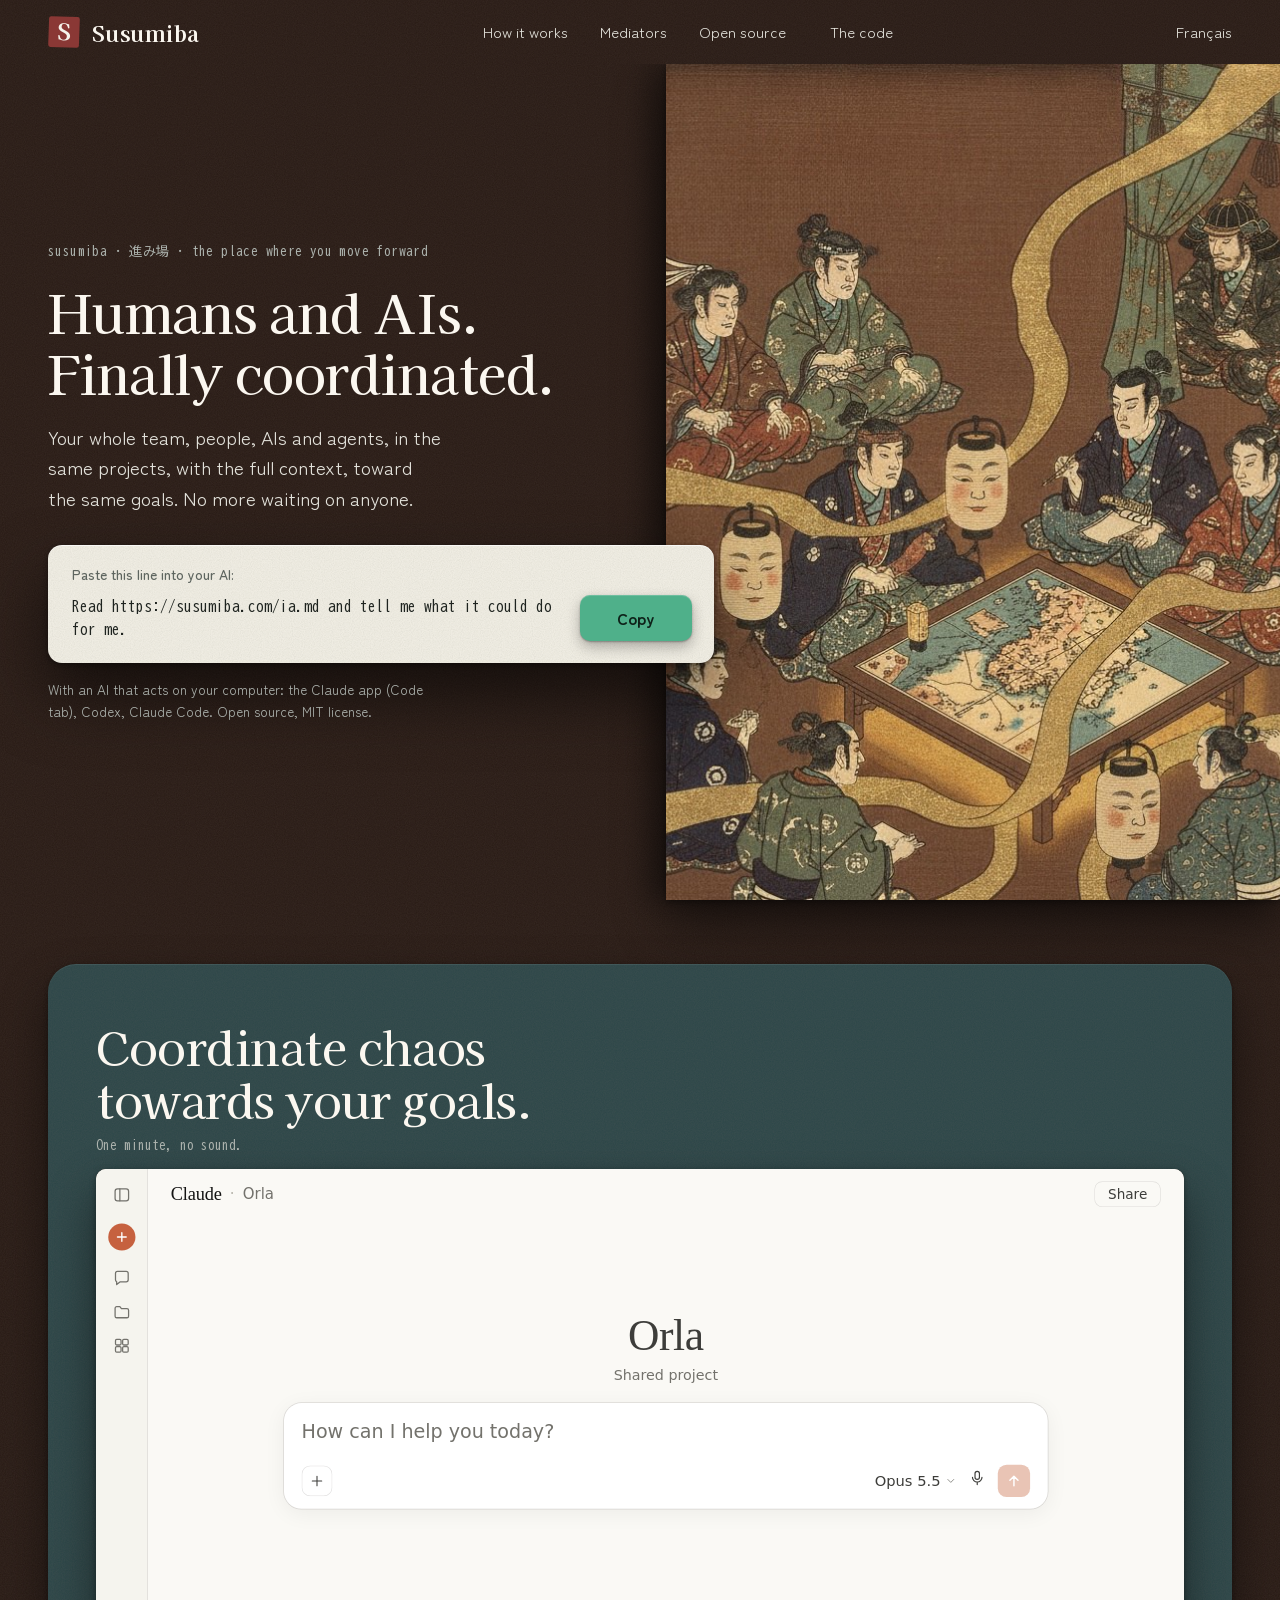
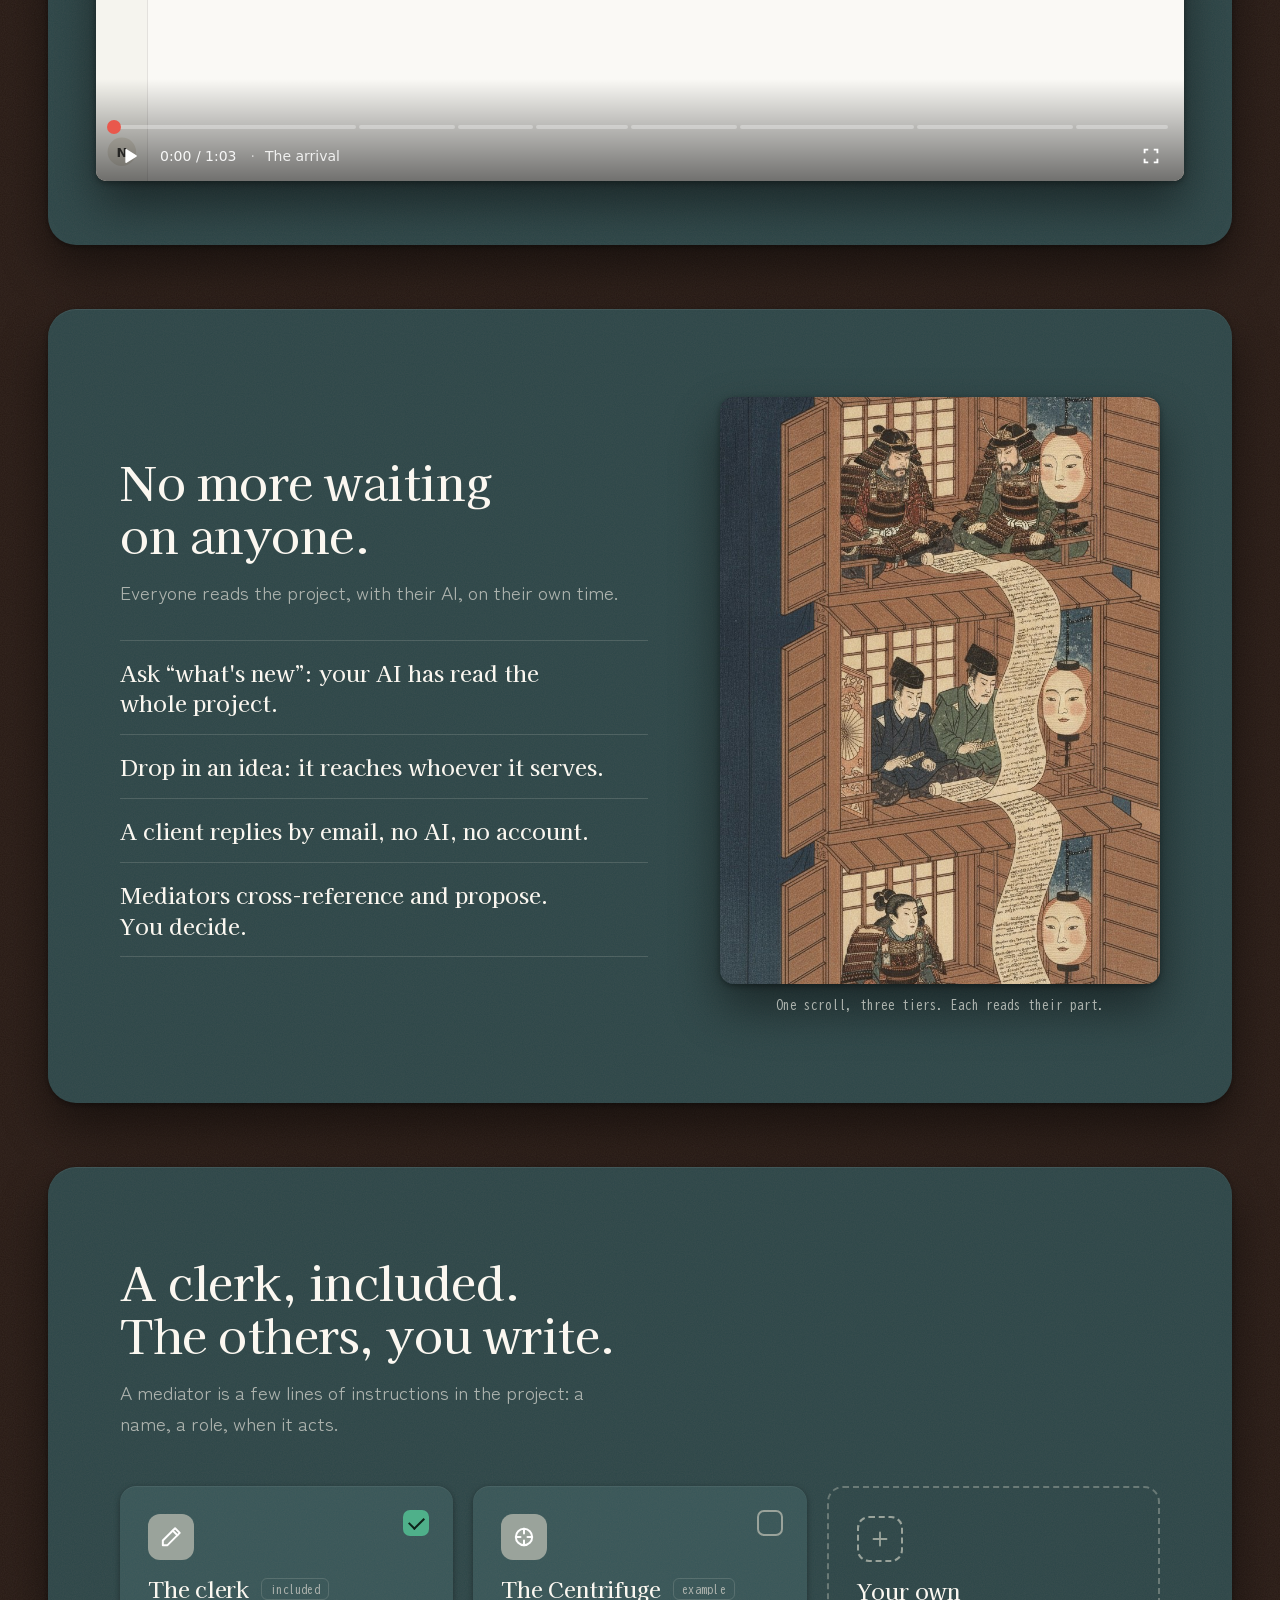
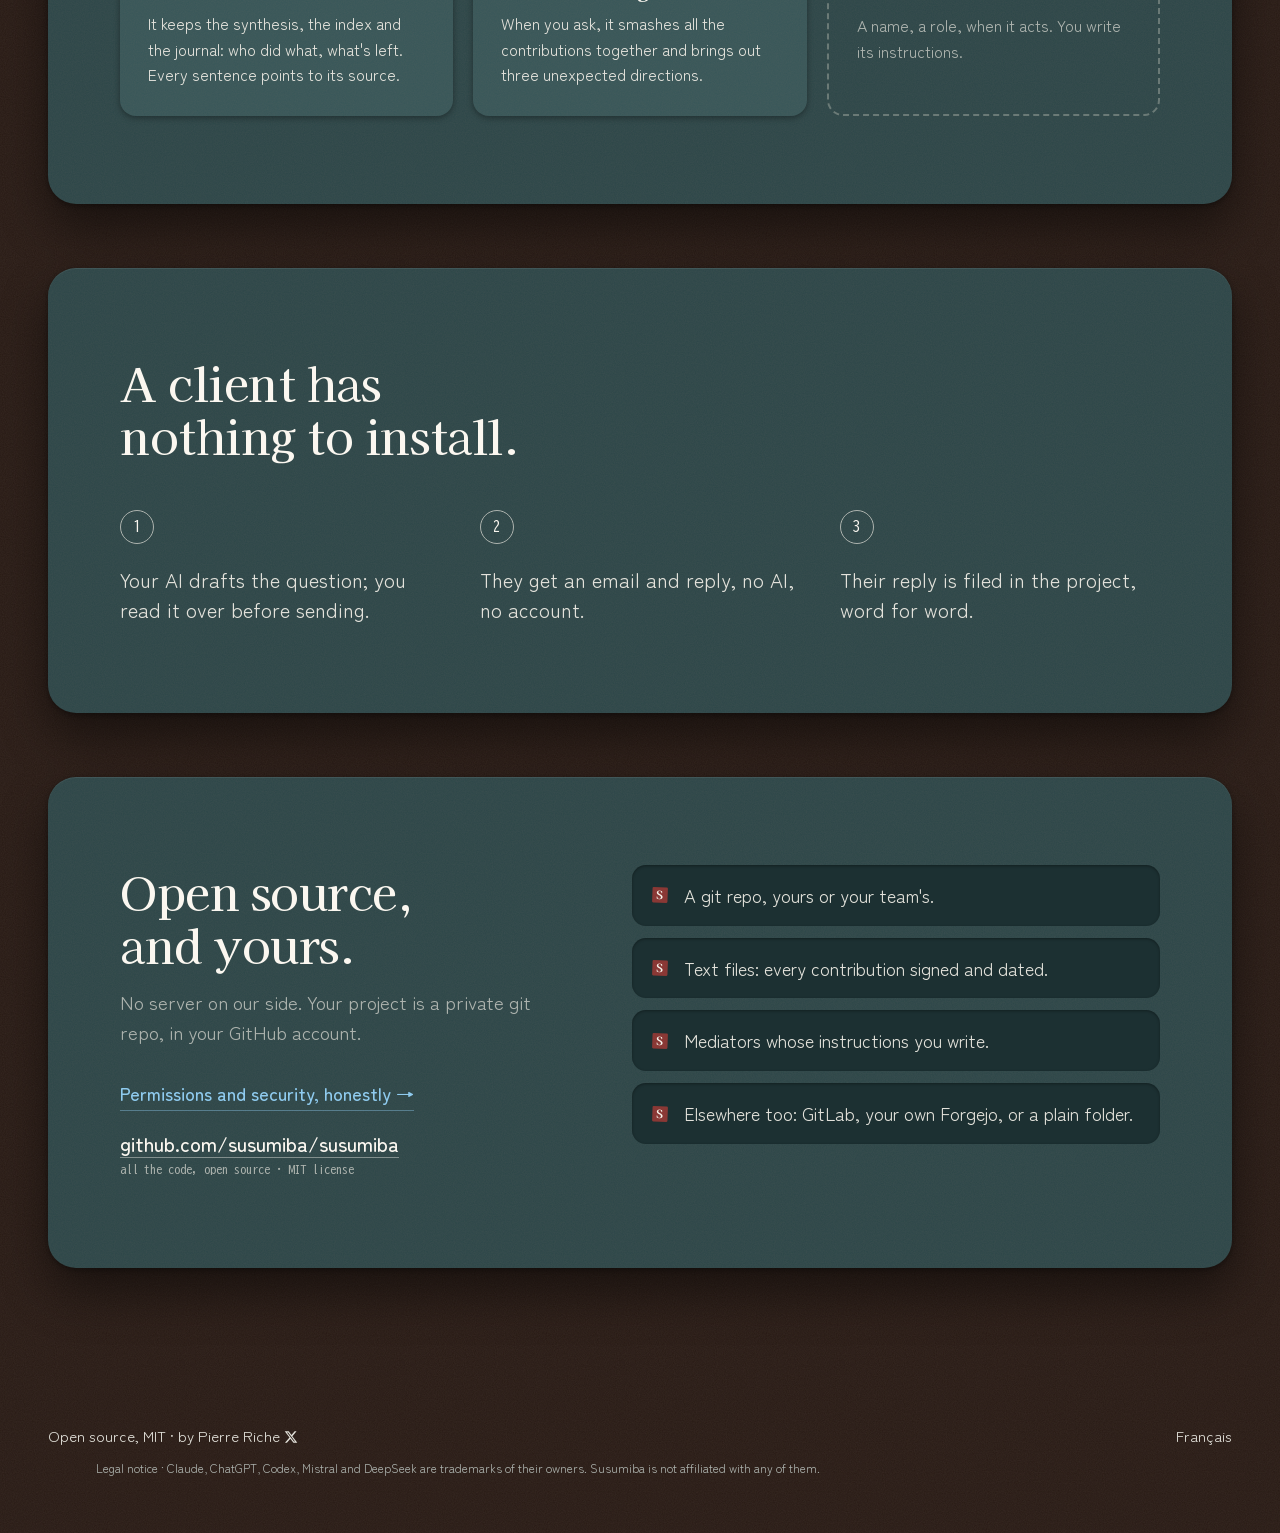
<file: site/index.html>
<!doctype html>
<html lang="en">
<head>
  <meta name="msvalidate.01" content="593DA883A88A2319102CE3BD1B5F3840">
<meta charset="utf-8">
<meta name="viewport" content="width=device-width, initial-scale=1">
<meta name="theme-color" content="#281A14">
<title>Susumiba</title>
<link rel="canonical" href="https://susumiba.com/">
<link rel="alternate" hreflang="en" href="https://susumiba.com/">
<link rel="alternate" hreflang="fr" href="https://susumiba.com/fr/">
<link rel="alternate" hreflang="x-default" href="https://susumiba.com/">
<link rel="apple-touch-icon" href="/img/icone-180.png">
<meta property="og:type" content="website">
<meta property="og:site_name" content="Susumiba">
<meta property="og:title" content="Humans and AIs. Finally coordinated.">
<meta property="og:description" content="Humans and AIs. Finally coordinated. Your whole team, people, AIs and agents, in the same projects, with the full context, toward the same goals.">
<meta property="og:url" content="https://susumiba.com/">
<meta property="og:image" content="https://susumiba.com/img/apercu-en.jpg">
<meta property="og:image:width" content="1200">
<meta property="og:image:height" content="630">
<meta property="og:locale" content="en_US">
<meta name="twitter:card" content="summary_large_image">
<meta name="twitter:image" content="https://susumiba.com/img/apercu-en.jpg">
<meta name="description" content="Humans and AIs. Finally coordinated. Your whole team, people, AIs and agents, in the same projects, with the full context, toward the same goals.">
<link rel="icon" href="data:image/svg+xml,%3Csvg xmlns='http://www.w3.org/2000/svg' viewBox='0 0 100 100'%3E%3Crect x='4' y='4' width='92' height='92' rx='8' fill='%238A3835'/%3E%3Ctext x='50' y='74' text-anchor='middle' font-family='Georgia,serif' font-weight='700' font-size='72' fill='%23F6F4EC'%3ES%3C/text%3E%3C/svg%3E">
<link rel="stylesheet" href="/fonts/polices.css">
<style>
:root{
  color-scheme:dark;
  --fond:#281A14; --surface:#2C4648; --carte:#375658; --creux:#1C3032;
  --texte:#E3E2DB; --texte-doux:#ADB3AE; --coquille:#FBF7F0; --lien:#8FCBEF;
  --papier:#EFECE2; --encre:#1E231F; --encre-douce:#5E655F;
  --sceau:#8A3835; --gris:#9AA39B;
  --bouton:#4FB08A; --bouton-survol:#5CBD97; --bouton-appui:#45A07C; --bouton-texte:#0E2219;
  --voile:.7;
  --trait:rgba(227,226,219,.16);
  --ombre-ambiance:0 2px 6px rgba(0,0,0,.35);
  --ombre-portee:0 24px 48px rgba(0,0,0,.45);
  --ombre-papier:0 2px 6px rgba(0,0,0,.4), 0 32px 64px rgba(0,0,0,.55);
  --f-titre:"Kaisei Tokumin","Hiragino Mincho ProN",Georgia,serif;
  --f-texte:"Zen Maru Gothic","Hiragino Maru Gothic ProN",system-ui,sans-serif;
  --f-fixe:"BIZ UDGothic",ui-monospace,Menlo,monospace;
  --entre:cubic-bezier(.2,.7,.1,1); --geste:180ms; --apparait:400ms;
  --m:16px; --bloc:96px; --barre:56px;
  /* le grain de papier Hidokoro */
  --grain:url("data:image/svg+xml,%3Csvg xmlns='http://www.w3.org/2000/svg' width='220' height='220'%3E%3Cfilter id='g'%3E%3CfeTurbulence type='fractalNoise' baseFrequency='.9' numOctaves='3' stitchTiles='stitch'/%3E%3CfeColorMatrix values='0 0 0 0 0.23 0 0 0 0 0.19 0 0 0 0 0.17 0 0 0 1 0'/%3E%3C/filter%3E%3Crect width='100%25' height='100%25' filter='url(%23g)' opacity='.14'/%3E%3C/svg%3E");
  --grain-papier:url("data:image/svg+xml;utf8,<svg xmlns='http://www.w3.org/2000/svg' width='240' height='240'><filter id='g'><feTurbulence type='fractalNoise' baseFrequency='.9' numOctaves='2' stitchTiles='stitch'/><feColorMatrix values='0 0 0 0 .12  0 0 0 0 .14  0 0 0 0 .1  0 0 0 1.4 -.45'/></filter><rect width='100%' height='100%' filter='url(%23g)' opacity='.1'/></svg>");
}
@media (min-width:640px){ :root{ --m:32px } }
@media (min-width:1024px){ :root{ --m:48px; --bloc:128px; --barre:64px } }

*{box-sizing:border-box}
html{-webkit-text-size-adjust:100%; text-size-adjust:100%; scroll-behavior:smooth; scroll-padding-top:calc(var(--barre) + 16px); background:var(--fond)}
body{margin:0; background:var(--fond) var(--grain); color:var(--texte); font:400 17px/1.6 var(--f-texte); -webkit-font-smoothing:antialiased; overflow-x:clip}
@media (min-width:1024px){ body{font-size:18px} }
a{color:var(--lien); text-underline-offset:.2em; text-decoration-thickness:1px}
button{font:inherit; color:inherit}
h1,h2,h3,p,ul,ol,figure{margin:0}
ul,ol{padding:0; list-style:none}
h1,h2,h3{font-family:var(--f-titre); font-weight:500; line-height:1.15; letter-spacing:-.01em; color:var(--coquille)}
:focus-visible{outline:2px solid var(--lien); outline-offset:3px}
code{font-family:var(--f-fixe)}
b.nb{font-weight:inherit; white-space:nowrap}
.defs{position:absolute; width:0; height:0}
.sceau{display:inline-block; flex:none; width:28px; height:28px; line-height:0}
.sceau svg{width:100%; height:100%; display:block}
.wrap{max-width:calc(1240px + 2 * var(--m)); margin:0 auto; padding:0 var(--m)}

/* ================= LA BARRE ================= */
.barre{position:fixed; top:0; left:0; right:0; z-index:20; height:var(--barre); background:var(--fond) var(--grain)}
.barre .wrap{height:100%; display:flex; align-items:center; gap:24px; max-width:none}
.nom{display:flex; align-items:center; gap:12px; text-decoration:none; color:var(--coquille); font:700 22px/1 var(--f-titre); letter-spacing:.02em}
.nav{display:none; gap:32px; margin:0 auto; font-size:15px}
.nav a, .barre .lang{color:var(--texte); text-decoration:none; transition:color var(--geste) ease-out}
.nav a:hover, .barre .lang:hover{color:var(--coquille)}
.barre .lang{margin-left:auto; font-size:15px}
.nav .code{display:none}
@media (min-width:1024px){
  .nav{display:flex; align-items:center}
  .barre .lang{margin-left:0}
  .nav .code{display:block}
  .nav li:last-child{margin-left:12px}
  .sceau{width:32px; height:32px}
}

/* ================= PREMIER ÉCRAN ================= */
.e1{position:relative}
.e1-image{position:relative; margin-top:var(--barre); height:30svh; min-height:190px; overflow:hidden; box-shadow:var(--ombre-ambiance), var(--ombre-portee)}
.e1-image img{display:block; width:100%; height:100%; object-fit:cover; object-position:50% 45%}
.e1-image::after{content:""; position:absolute; inset:0; background:var(--fond); opacity:0; pointer-events:none; transition:opacity var(--apparait) var(--entre)}
html.descendu .e1-image::after{opacity:var(--voile)}
.e1-texte{position:relative; z-index:1; padding:22px var(--m) 36px}
.surtitre{display:none; font:400 13px/1.5 var(--f-fixe); color:var(--texte-doux); letter-spacing:.03em}
.titre{font-size:clamp(32px, 8.6vw, 44px); text-wrap:balance}
.sous{margin-top:14px; font-size:15.5px; line-height:1.6; max-width:44ch; text-wrap:pretty}
.feuille{margin-top:20px; padding:16px 16px 16px 18px; border-radius:14px; background:var(--papier) var(--grain-papier); box-shadow:inset 0 1px 0 rgba(255,255,255,.7), var(--ombre-papier)}
.f-dit{font:500 14px/1.4 var(--f-texte); color:var(--encre-douce)}
.f-corps{margin-top:8px; display:flex; flex-direction:column; align-items:stretch; gap:12px}
.cmd{min-width:0; font:400 14px/1.55 var(--f-fixe); color:var(--encre); overflow-wrap:anywhere}
.copier{flex:none; height:46px; min-width:112px; padding:0 22px; border:0; border-radius:10px; background:var(--bouton); color:var(--bouton-texte); font:700 16px/1 var(--f-texte); cursor:pointer;
  box-shadow:inset 0 1px 0 rgba(255,255,255,.18), 0 1px 2px rgba(0,0,0,.3), 0 6px 14px rgba(0,0,0,.28); transition:background-color var(--geste) ease-out, transform var(--geste) var(--entre)}
.copier:hover{background:var(--bouton-survol)}
.copier:active{background:var(--bouton-appui); transform:translateY(1px)}
.copier [hidden]{display:none}
.mini{margin-top:8px; display:flex; align-items:center; gap:12px; padding:10px 10px 10px 14px; border-radius:10px; border:1px solid var(--trait)}
.mini .cmd{flex:1; font-size:12.5px; line-height:1.5; color:var(--texte-doux)}
.mini .copier{height:34px; min-width:84px; padding:0 14px; font-size:14px; background:transparent; color:var(--bouton); box-shadow:inset 0 0 0 1.5px var(--bouton)}
.mini .copier:hover{background:rgba(79,176,138,.14)}
.mini .copier:active{transform:translateY(1px)}
.marche{margin-top:16px; font:400 13px/1.6 var(--f-texte); color:var(--texte-doux); max-width:56ch}
@media (max-width:420px){ .mini{flex-direction:column; align-items:stretch; gap:10px} .mini .copier{align-self:flex-start} }
@media (min-width:640px){
  .e1-image{height:40svh}
  .sous{font-size:17px}
}
@media (min-width:1024px){
  .e1{height:max(100svh, 680px); display:flex; align-items:center; padding-top:var(--barre)}
  .e1-image{position:fixed; z-index:0; top:var(--barre); bottom:0; left:52%; right:0; height:auto; min-height:0; margin:0; box-shadow:-14px 0 28px rgba(0,0,0,.4), var(--ombre-ambiance), var(--ombre-portee)}
  .e1-texte{width:52%; padding:0 64px 0 var(--m)}
  .surtitre{display:block}
  .titre{margin-top:20px; font-size:clamp(46px, 4.1vw, 60px)}
  .sous{margin-top:20px; font-size:19px}
  .feuille{margin-top:32px; margin-right:-112px; padding:20px 22px 22px 24px}
  .f-corps{flex-direction:row; align-items:flex-end; gap:16px; margin-top:10px}
  .cmd{flex:1; font-size:15px}
  .mini{margin-right:0}
  .marche{font-size:13.5px}
  .suite, .pied{position:relative; z-index:1}
}
@media (min-width:1024px) and (max-height:780px){
  .titre{font-size:44px; margin-top:12px} .sous{font-size:17px; margin-top:14px} .feuille{margin-top:22px} .marche{margin-top:12px}
}

/* ================= LES SECTIONS ================= */
.suite{display:flex; flex-direction:column; gap:56px; padding:48px 0 72px}
.panneau{padding:0 var(--m)}
.panneau > .dedans{max-width:1240px; margin:0 auto}
.e-titre{font-size:30px; max-width:24ch; text-wrap:balance}
.e-chapo{margin-top:16px; color:var(--texte-doux); font-size:17px; max-width:56ch; text-wrap:pretty}
@media (min-width:1024px){
  .suite{gap:64px; padding:64px 0 var(--bloc)}
  .panneau{width:min(1336px, calc(100% - 2 * var(--m))); margin:0 auto; padding:88px 72px; border-radius:28px; background:var(--surface) var(--grain); box-shadow:inset 0 1px 0 rgba(255,255,255,.07), var(--ombre-ambiance), var(--ombre-portee)}
  .e-titre{font-size:46px}
  .e-chapo{font-size:19px}
  #comment.panneau{padding-top:56px; padding-bottom:64px; padding-left:48px; padding-right:48px}
}

/* la démo */
.legende{font:400 13px/1.5 var(--f-fixe); color:var(--texte-doux); margin-bottom:14px}
.cadre-demo{display:block; width:100%; aspect-ratio:16/9; border:0; border-radius:10px; background:var(--creux); box-shadow:var(--ombre-ambiance), var(--ombre-portee)}
.fermer-demo{display:none}
html.demo-agrandie{overflow:hidden}
html.demo-agrandie .cadre-demo{position:fixed; z-index:1000; left:0; top:0; width:100vw; height:100dvh; aspect-ratio:auto; border-radius:0; background:#000}
html.demo-agrandie .fermer-demo{display:grid; place-items:center; position:fixed; z-index:1001; top:12px; right:12px; width:44px; height:44px; border:0; border-radius:50%; background:rgba(0,0,0,.6); color:#fff; font:400 28px/1 var(--f-texte); cursor:pointer}
@media (orientation:portrait){ html.demo-agrandie .cadre-demo{width:100dvh; height:100vw; transform-origin:0 0; transform:rotate(90deg) translateY(-100%)} }

/* Plus rien n'attend personne */
.b-grille{display:grid; gap:36px; align-items:center}
.lignes{margin-top:32px}
.lignes li{padding:14px 0; border-top:1px solid var(--trait); font:500 19px/1.4 var(--f-titre); color:var(--coquille); text-wrap:pretty}
.lignes li:last-child{border-bottom:1px solid var(--trait)}
.b-image{justify-self:center; width:min(100%, 460px)}
.b-image img{display:block; width:100%; height:auto; aspect-ratio:3/4; object-fit:cover; object-position:50% 40%; border-radius:14px; box-shadow:var(--ombre-ambiance), var(--ombre-portee)}
@media (max-width:639px){ .b-image img{aspect-ratio:4/3} }
.b-image figcaption{margin-top:12px; font:400 13px/1.5 var(--f-fixe); color:var(--texte-doux); text-align:center}
@media (max-width:1023px){ .b-image{margin-top:12px} }
@media (min-width:1024px){ .b-grille{grid-template-columns:6fr 5fr; gap:72px} .lignes li{font-size:22px; padding:16px 0} }

/* Les médiateurs */
.cartes{margin-top:36px; display:grid; gap:16px}
.carte{position:relative; padding:24px; border-radius:16px; background:var(--carte) var(--grain); box-shadow:inset 0 1px 0 rgba(255,255,255,.06), var(--ombre-ambiance)}
.carte svg.pastille{display:block; width:46px; height:46px; margin-bottom:16px}
.carte h3{display:flex; align-items:center; flex-wrap:wrap; gap:6px 12px; font-size:22px}
.etiquette{font:400 12px/1 var(--f-fixe); color:var(--texte-doux); padding:4px 8px; border-radius:6px; border:1px solid var(--trait); letter-spacing:.02em}
.carte p{margin-top:10px; color:var(--texte); font-size:16px; line-height:1.6}
.coche{position:absolute; top:24px; right:24px; appearance:none; -webkit-appearance:none; margin:0; width:26px; height:26px; border-radius:7px; border:2px solid var(--gris); background:transparent; display:grid; place-items:center; cursor:pointer}
.coche:checked{background:var(--bouton); border-color:var(--bouton)}
.coche:checked::after{content:""; width:7px; height:13px; border:solid var(--bouton-texte); border-width:0 2.5px 2.5px 0; transform:translateY(-2px) rotate(45deg)}
.titre-demo{margin-bottom:10px}
.carte.vide{background:none; box-shadow:none; border:2px dashed rgba(154,163,155,.55)}
.carte.vide p{color:var(--texte-doux)}
.carte.vide .plus{display:grid; place-items:center; width:46px; height:46px; margin-bottom:16px; border-radius:12px; border:2px dashed var(--gris); color:var(--gris)}
.carte.vide .plus svg{width:26px; height:26px; fill:none; stroke:currentColor; stroke-width:1.7; stroke-linecap:round}
@media (min-width:900px){ .cartes{grid-template-columns:repeat(3, 1fr); gap:20px; margin-top:48px} .carte{padding:28px} }

/* Le client */
.etapes{margin-top:36px; display:grid; gap:24px; counter-reset:e}
.etapes li{display:flex; gap:16px; align-items:flex-start; font-size:18px; line-height:1.5; color:var(--texte)}
.etapes .n{flex:none; display:grid; place-items:center; width:34px; height:34px; border-radius:50%; border:1.5px solid var(--texte-doux); font:400 15px/1 var(--f-fixe); color:var(--coquille)}
.etapes li > span:last-child{padding-top:3px; text-wrap:pretty}
@media (min-width:900px){ .etapes{grid-template-columns:repeat(3, 1fr); gap:40px; margin-top:48px} .etapes li{flex-direction:column; gap:18px; font-size:20px} }

/* Ouvert */
.o-grille{display:grid; gap:36px; align-items:start}
.quatre{display:grid; gap:12px}
.quatre li{display:flex; gap:16px; align-items:center; padding:16px 20px; border-radius:14px; background:var(--creux); box-shadow:inset 0 1px 3px rgba(0,0,0,.35); font-size:17px; color:var(--texte)}
.quatre .sceau{width:16px; height:16px}
.liens{margin-top:32px; display:grid; gap:20px; justify-items:start}
.lien-fort{color:var(--lien); font-weight:500; text-decoration:none; border-bottom:1px solid rgba(143,203,239,.4); padding-bottom:2px}
.lien-fort:hover{border-bottom-color:var(--lien)}
.depot{display:block; text-decoration:none; color:var(--coquille)}
.depot b{display:block; font:500 20px/1.3 var(--f-texte); text-decoration:underline; text-decoration-thickness:1px; text-underline-offset:.25em; text-decoration-color:rgba(251,247,240,.4)}
.depot:hover b{text-decoration-color:var(--coquille)}
.depot small{display:block; margin-top:4px; font:400 12.5px/1.5 var(--f-fixe); color:var(--texte-doux)}
@media (min-width:1024px){ .o-grille{grid-template-columns:5fr 6fr; gap:72px} .quatre li{font-size:18px} }

/* ================= PIED ================= */
.pied{position:relative; z-index:1; padding:28px var(--m) 56px}
.pied-in{max-width:1240px; margin:0 auto; display:flex; align-items:center; justify-content:space-between; gap:16px; font-size:15px; color:var(--texte)}
.pied a{color:var(--texte); text-decoration:none}
.pied a:hover{color:var(--coquille)}
.pied::before{content:""; position:absolute; z-index:-1; top:0; bottom:0; left:calc(50% - 50vw); right:calc(50% - 50vw); background:var(--fond) var(--grain)}
@media (prefers-reduced-motion:reduce){ html{scroll-behavior:auto} *{transition:none !important} }
.pied-note{max-width:1240px; margin:10px auto 0; padding:0 var(--m); font:400 12px/1.6 var(--f-texte); color:var(--texte-doux)}
.pied-note a{color:inherit}
</style>
</head>
<body>

<svg class="defs" aria-hidden="true" focusable="false">
  <symbol id="sceau" viewBox="0 0 100 100"><g transform="rotate(2 50 50)"><rect x="2" y="2" width="96" height="96" rx="7" fill="#8A3835"/><text x="50" y="75" text-anchor="middle" font-family="Kaisei Tokumin, Georgia, serif" font-weight="700" font-size="72" fill="#F6F4EC">S</text></g></symbol>
</svg>

<header class="barre" id="barre">
  <div class="wrap">
    <a class="nom" href="#haut" aria-label="Susumiba, back to top"><span class="sceau"><svg viewBox="0 0 100 100" aria-hidden="true"><use href="#sceau"/></svg></span>Susumiba</a>
    <ul class="nav">
      <li><a href="#comment" data-k="n1">How it works</a></li>
      <li><a href="#mediateurs" data-k="n2">Mediators</a></li>
      <li><a href="#ouvert" data-k="n3">Open source</a></li>
      <li class="code"><a href="https://github.com/susumiba/susumiba" data-k="n4">The code</a></li>
    </ul>
    <a class="lang" href="/fr/" hreflang="fr" lang="fr" data-k="z2">Français</a>
  </div>
</header>

<main id="haut">
  <section class="e1" aria-label="Susumiba">
    <div class="e1-image"><img src="/img/heros.jpg" width="839" height="839" loading="eager" fetchpriority="high" alt="Seen from above, groups seated around a map; calm-faced lanterns among them; bands of golden mist link each group to the map."></div>
    <div class="e1-texte">
      <p class="surtitre" data-k="h0">susumiba · 進み場 · the place where you move forward</p>
      <h1 class="titre" data-k="h1">Humans and AIs. Finally coordinated.</h1>
      <p class="sous" data-k="h2">Your whole team, people, AIs and agents, in the same projects, with the full context, toward the same goals. No more waiting on anyone.</p>
      <div class="feuille">
        <p class="f-dit" data-k="h3">Paste this line into your AI:</p>
        <div class="f-corps">
          <p class="cmd" data-k="h4">Read https://susumiba.com/ia.md and tell me what it could do for me.</p>
          <button class="copier" type="button"><span data-k="h5">Copy</span><span data-k="h6" hidden>Copied</span></button>
        </div>
      </div>
      <p class="marche" data-k="h9">With an AI that acts on your computer: the Claude app (Code tab), Codex, Claude Code. Open source, MIT license.</p>
    </div>
  </section>

  <div class="suite">
    <section class="panneau" id="comment" aria-label="Susumiba demo">
      <div class="dedans">
        <h2 class="e-titre titre-demo" data-k="v0">Coordinate chaos towards your goals.</h2>
        <p class="legende" data-k="v1">One minute, no sound.</p>
        <iframe class="cadre-demo" src="/demo.html?nu" title="Susumiba demo" allow="fullscreen" loading="eager"></iframe>
        <button class="fermer-demo" type="button" aria-label="Close the demo">×</button>
      </div>
    </section>

    <section class="panneau" id="rien" aria-labelledby="t-b1">
      <div class="dedans b-grille">
        <div>
          <h2 class="e-titre" id="t-b1" data-k="b1">No more waiting on anyone.</h2>
          <p class="e-chapo" data-k="b2">Everyone reads the project, with their AI, on their own time.</p>
          <ul class="lignes">
            <li data-k="b3">Ask “what's new”: your AI has read the whole project.</li>
            <li data-k="b4">Drop in an idea: it reaches whoever it serves.</li>
            <li data-k="b5">A client replies by email, no AI, no account.</li>
            <li data-k="b6">Mediators cross-reference and propose. You decide.</li>
          </ul>
        </div>
        <figure class="b-image">
          <img src="/img/etages.jpg" width="751" height="1030" loading="lazy" decoding="async" alt="A wooden tower with three open floors; on each floor, a small group and a calm-faced lantern read the same long paper scroll, which runs down from floor to floor.">
          <figcaption data-k="b7">One scroll, three tiers. Each reads their part.</figcaption>
        </figure>
      </div>
    </section>

    <section class="panneau" id="mediateurs" aria-labelledby="t-m1">
      <div class="dedans">
        <h2 class="e-titre" id="t-m1" data-k="m1">A clerk, included. The others, you write.</h2>
        <p class="e-chapo" data-k="m2">A mediator is a few lines of instructions in the project: a name, a role, when it acts.</p>
        <div class="cartes">
          <article class="carte">
            <input class="coche" type="checkbox" checked aria-label="The clerk">
            <svg class="pastille" viewBox="0 0 46 46" aria-hidden="true"><rect width="46" height="46" rx="12" fill="#9AA39B"/><svg x="9" y="9" width="28" height="28" viewBox="0 0 24 24" fill="none" stroke="#fff" stroke-width="1.7" stroke-linecap="round" stroke-linejoin="round"><path d="M15.5 4.5l4 4L9 19H5v-4z"/><path d="M13.5 6.5l4 4"/></svg></svg>
            <h3><span data-k="m3">The clerk</span> <span class="etiquette" data-k="m4">included</span></h3>
            <p data-k="m5">It keeps the synthesis, the index and the journal: who did what, what's left. Every sentence points to its source.</p>
          </article>
          <article class="carte">
            <input class="coche" type="checkbox" aria-label="The Centrifuge">
            <svg class="pastille" viewBox="0 0 46 46" aria-hidden="true"><rect width="46" height="46" rx="12" fill="#9AA39B"/><svg x="9" y="9" width="28" height="28" viewBox="0 0 24 24" fill="none" stroke="#fff" stroke-width="1.7" stroke-linecap="round" stroke-linejoin="round"><circle cx="12" cy="12" r="7"/><path d="M12 5v4M19 12h-4M12 19v-4M5 12h4"/></svg></svg>
            <h3><span data-k="m6">The Centrifuge</span> <span class="etiquette" data-k="m7">example</span></h3>
            <p data-k="m8">When you ask, it smashes all the contributions together and brings out three unexpected directions.</p>
          </article>
          <article class="carte vide">
            <span class="plus" aria-hidden="true"><svg viewBox="0 0 24 24"><path d="M12 6v12M6 12h12"/></svg></span>
            <h3 data-k="m9">Your own</h3>
            <p data-k="m10">A name, a role, when it acts. You write its instructions.</p>
          </article>
        </div>
      </div>
    </section>

    <section class="panneau" id="client" aria-labelledby="t-i1">
      <div class="dedans">
        <h2 class="e-titre" id="t-i1" data-k="i1">A client has nothing to install.</h2>
        <ol class="etapes">
          <li><span class="n" aria-hidden="true">1</span><span data-k="i2">Your AI drafts the question; you read it over before sending.</span></li>
          <li><span class="n" aria-hidden="true">2</span><span data-k="i3">They get an email and reply, no AI, no account.</span></li>
          <li><span class="n" aria-hidden="true">3</span><span data-k="i4">Their reply is filed in the project, word for word.</span></li>
        </ol>
      </div>
    </section>

    <section class="panneau" id="ouvert" aria-labelledby="t-o1">
      <div class="dedans o-grille">
        <div>
          <h2 class="e-titre" id="t-o1" data-k="o1">Open source, and yours.</h2>
          <p class="e-chapo" data-k="o2">No server on our side. Your project is a private git repo, in your GitHub account.</p>
          <div class="liens">
            <a class="lien-fort" href="https://github.com/susumiba/susumiba#rights-and-safety-honestly" data-k="o7">Permissions and security, honestly →</a>
            <a class="depot" href="https://github.com/susumiba/susumiba"><b>github.com/susumiba/susumiba</b><small data-k="o8">all the code, open source · MIT license</small></a>
          </div>
        </div>
        <ul class="quatre">
          <li><span class="sceau"><svg viewBox="0 0 100 100" aria-hidden="true"><use href="#sceau"/></svg></span><span data-k="o3">A git repo, yours or your team's.</span></li>
          <li><span class="sceau"><svg viewBox="0 0 100 100" aria-hidden="true"><use href="#sceau"/></svg></span><span data-k="o4">Text files: every contribution signed and dated.</span></li>
          <li><span class="sceau"><svg viewBox="0 0 100 100" aria-hidden="true"><use href="#sceau"/></svg></span><span data-k="o5">Mediators whose instructions you write.</span></li>
          <li><span class="sceau"><svg viewBox="0 0 100 100" aria-hidden="true"><use href="#sceau"/></svg></span><span data-k="o6">Elsewhere too: GitLab, your own Forgejo, or a plain folder.</span></li>
        </ul>
      </div>
    </section>
  </div>
</main>

<footer class="pied">
  <div class="pied-in">
    <p data-k="z1">Open source, MIT · by <a href="https://x.com/rotakerriche" rel="me">Pierre Riche</a> <a class="x" href="https://x.com/rotakerriche" aria-label="Pierre Riche on X" rel="me"><svg width="14" height="14" viewBox="0 0 24 24" fill="currentColor" aria-hidden="true" style="vertical-align:-2px"><path d="M18.244 2.25h3.308l-7.227 8.26 8.502 11.24H16.17l-5.214-6.817L4.99 21.75H1.68l7.73-8.835L1.254 2.25H8.08l4.713 6.231zm-1.161 17.52h1.833L7.084 4.126H5.117z"/></svg></a></p>
    <a href="/fr/" hreflang="fr" lang="fr" data-k="z2">Français</a>
  </div>
  <p class="pied-note"><a href="/legal.html">Legal notice</a> · Claude, ChatGPT, Codex, Mistral and DeepSeek are trademarks of their owners. Susumiba is not affiliated with any of them.</p>
</footer>

<script>
(function () {
  var H = document.documentElement;
  /* le voile : plat, seulement quand on est descendu */
  var e1 = document.querySelector('.e1');
  function descendu() { H.classList.toggle('descendu', window.scrollY > 0.6 * e1.offsetHeight); }
  addEventListener('scroll', descendu, { passive: true }); descendu();

  /* la démo agrandie : demandée par la démo quand le plein écran n'existe pas (iPhone) */
  var cadre = document.querySelector('.cadre-demo');
  function agrandir(on) { H.classList.toggle('demo-agrandie', on); try { cadre.contentWindow.postMessage({ susumiba: 'plein-etat', on: on }, '*'); } catch (e) {} }
  addEventListener('message', function (e) { if (e.source === cadre.contentWindow && e.data && e.data.susumiba === 'plein') agrandir(!H.classList.contains('demo-agrandie')); });
  document.querySelector('.fermer-demo').addEventListener('click', function () { agrandir(false); });
  addEventListener('keydown', function (e) { if (e.key === 'Escape' && H.classList.contains('demo-agrandie')) agrandir(false); });

  /* les boutons Copier */
  document.querySelectorAll('.copier').forEach(function (b) {
    var cmd = b.parentNode.querySelector('.cmd'), a = b.querySelector('[data-k="h5"]'), c = b.querySelector('[data-k="h6"]'), t = null;
    function ok() {
      a.hidden = true; c.hidden = false; clearTimeout(t);
      t = setTimeout(function () { a.hidden = false; c.hidden = true; }, 1500);
    }
    function repli() {
      try { var s = getSelection(), r = document.createRange(); r.selectNodeContents(cmd); s.removeAllRanges(); s.addRange(r); document.execCommand('copy'); } catch (e) {}
      ok();
    }
    b.addEventListener('click', function () {
      var texte = cmd.textContent.trim();
      try {
        if (navigator.clipboard && navigator.clipboard.writeText) navigator.clipboard.writeText(texte).then(ok, repli);
        else repli();
      } catch (e) { repli(); }
    });
  });
})();
</script>
<script>
/* PostHog : chargé seulement si la page porte une vraie clé de projet */
(function () {
  var cle = 'phc_CxuosVcfBd5NtoXTSPYqfwra4np32wjEcRG7EsLdfBGe';
  if (cle.indexOf('phc_') !== 0) return;
  !function(t,e){var o,n,p,r;e.__SV||(window.posthog=e,e._i=[],e.init=function(i,s,a){function g(t,e){var o=e.split(".");2==o.length&&(t=t[o[0]],e=o[1]),t[e]=function(){t.push([e].concat(Array.prototype.slice.call(arguments,0)))}}(p=t.createElement("script")).type="text/javascript",p.crossOrigin="anonymous",p.async=!0,p.src=s.api_host.replace(".i.posthog.com","-assets.i.posthog.com")+"/static/array.js",(r=t.getElementsByTagName("script")[0]).parentNode.insertBefore(p,r);var u=e;for(void 0!==a?u=e[a]=[]:a="posthog",u.people=u.people||[],u.toString=function(t){var e="posthog";return"posthog"!==a&&(e+="."+a),t||(e+=" (stub)"),e},u.people.toString=function(){return u.toString(1)+".people (stub)"},o="init capture register register_once unregister identify reset get_distinct_id set_config opt_in_capturing opt_out_capturing has_opted_out_capturing debug".split(" "),n=0;n<o.length;n++)g(u,o[n]);e._i.push([i,s,a])},e.__SV=1)}(document,window.posthog||[]);
  posthog.init(cle, { api_host: 'https://eu.i.posthog.com', persistence: 'memory', person_profiles: 'identified_only', disable_session_recording: true, capture_pageview: true, capture_pageleave: true, autocapture: true, enable_heatmaps: true });
})();
</script>
<script>
/* chaque geste porte un nom, que PostHog reçoit */
(function () {
  function mesure(nom, d) {
    try { if (window.posthog && window.posthog.capture) window.posthog.capture(nom, d); } catch (e) {}
  }
  document.querySelectorAll('.copier').forEach(function (b) { b.addEventListener('click', function () { mesure('Copier la phrase'); }); });
  document.querySelectorAll('a[href^="https://github.com"]').forEach(function (a) { a.addEventListener('click', function () { mesure('Lien GitHub', { vers: a.getAttribute('href') }); }); });
  document.querySelectorAll('a[hreflang]').forEach(function (a) { a.addEventListener('click', function () { mesure('Changer de langue'); }); });
  addEventListener('message', function (e) { if (e.data && e.data.susumiba === 'demo') mesure('Démo regardée', { jusqua: e.data.etape + ' %' }); });
})();
</script>
</body>
</html>
</file>
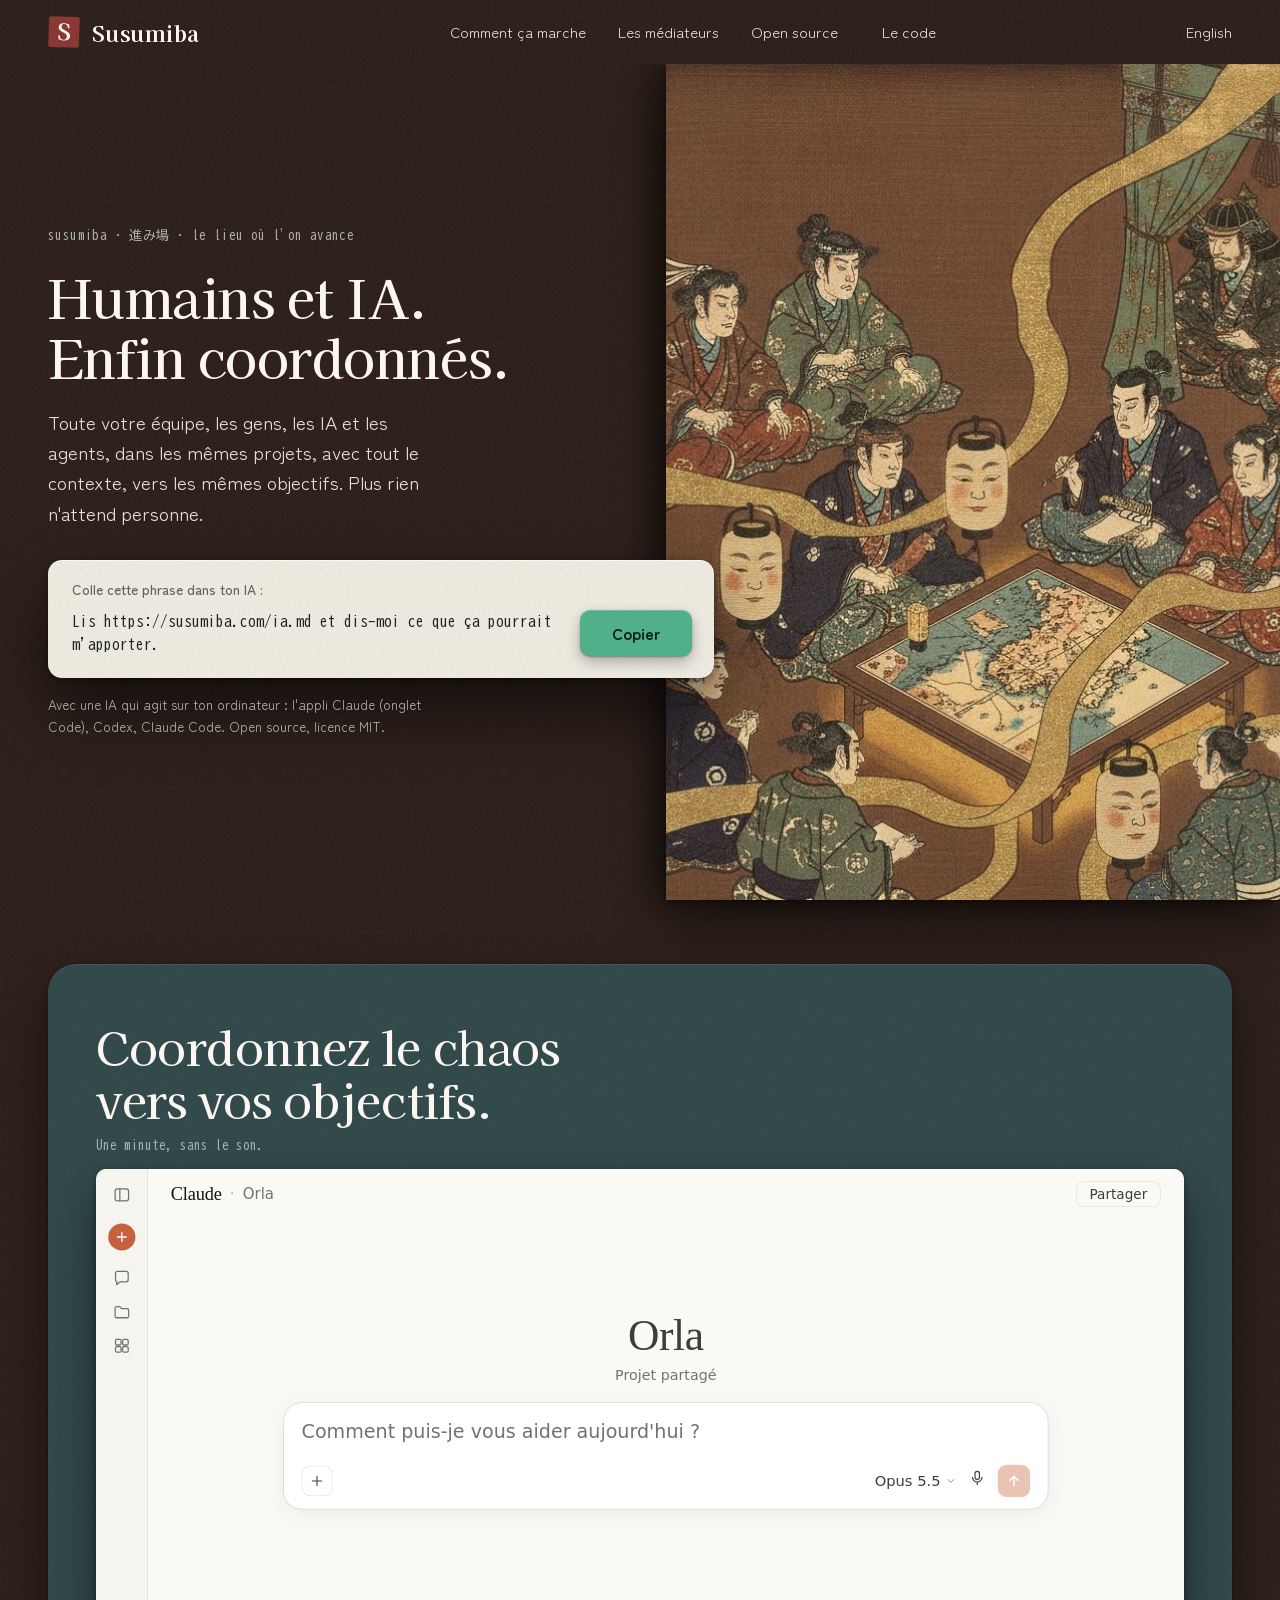
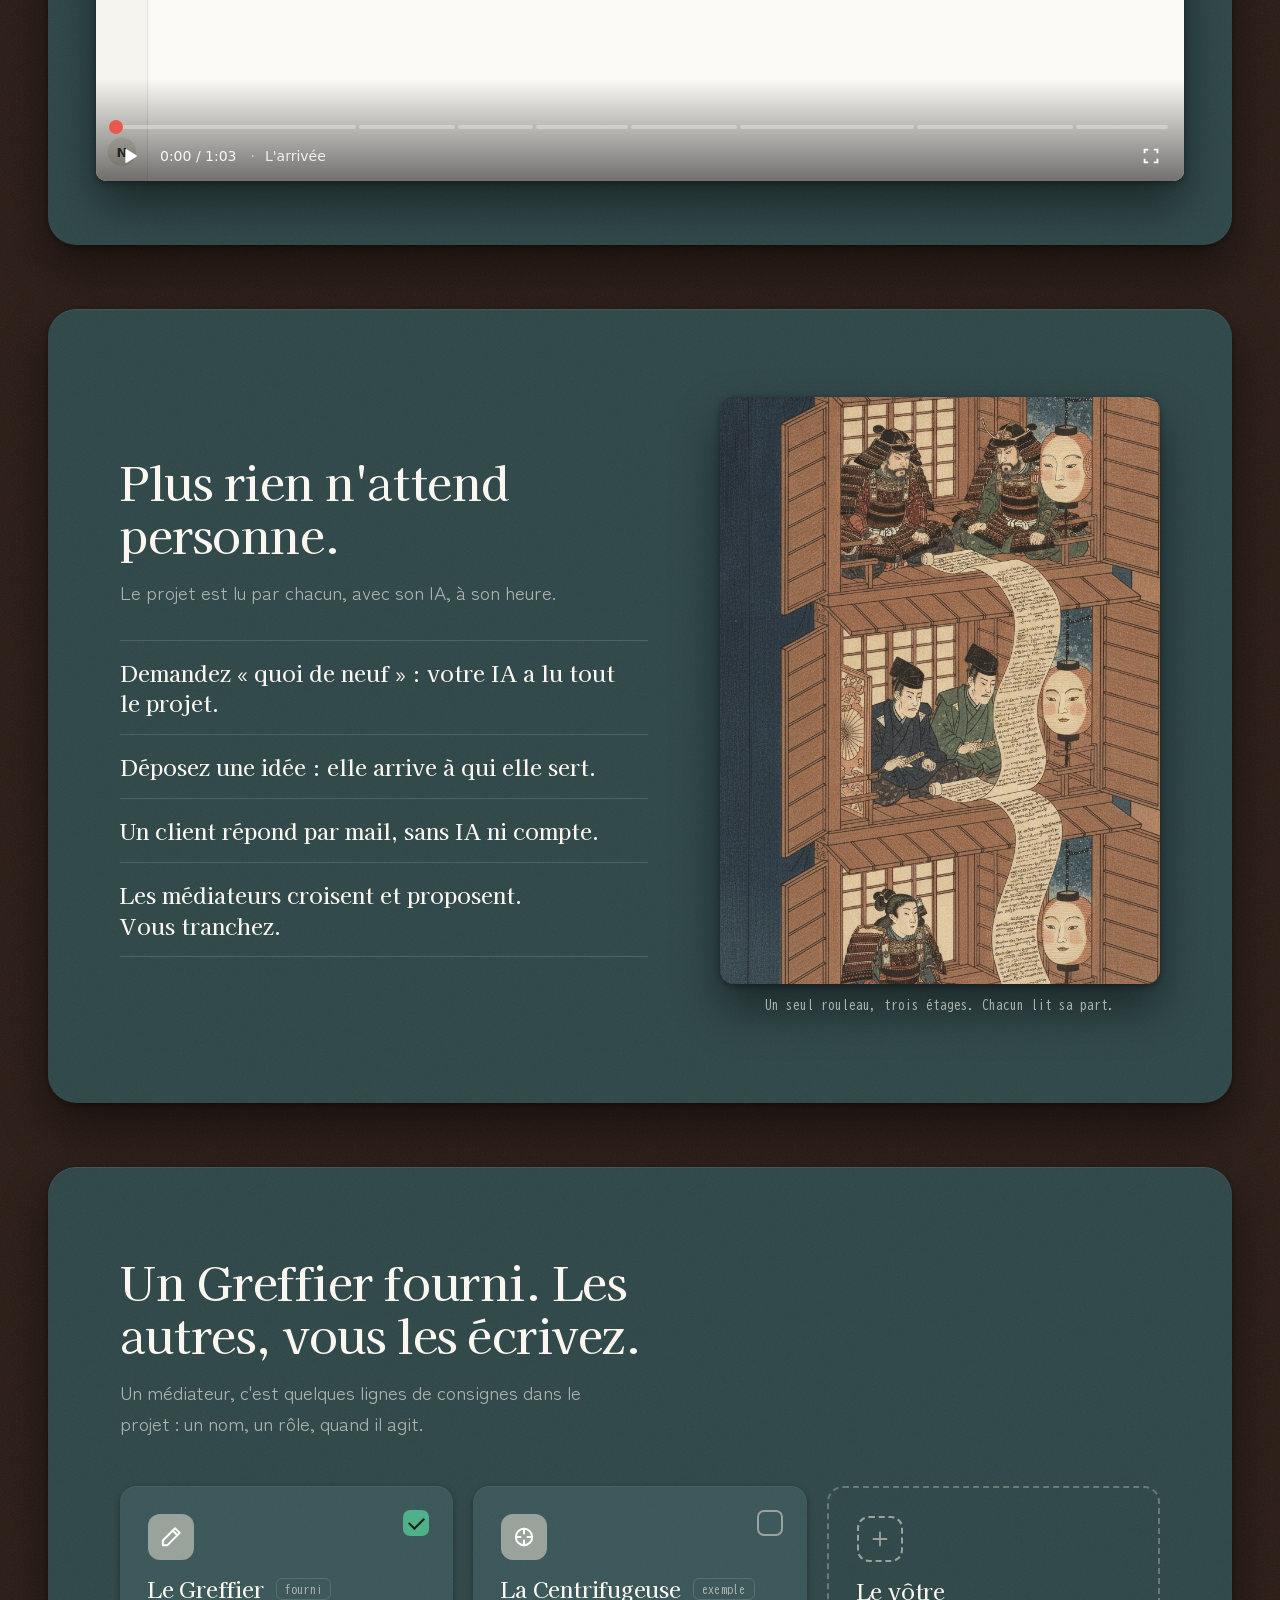
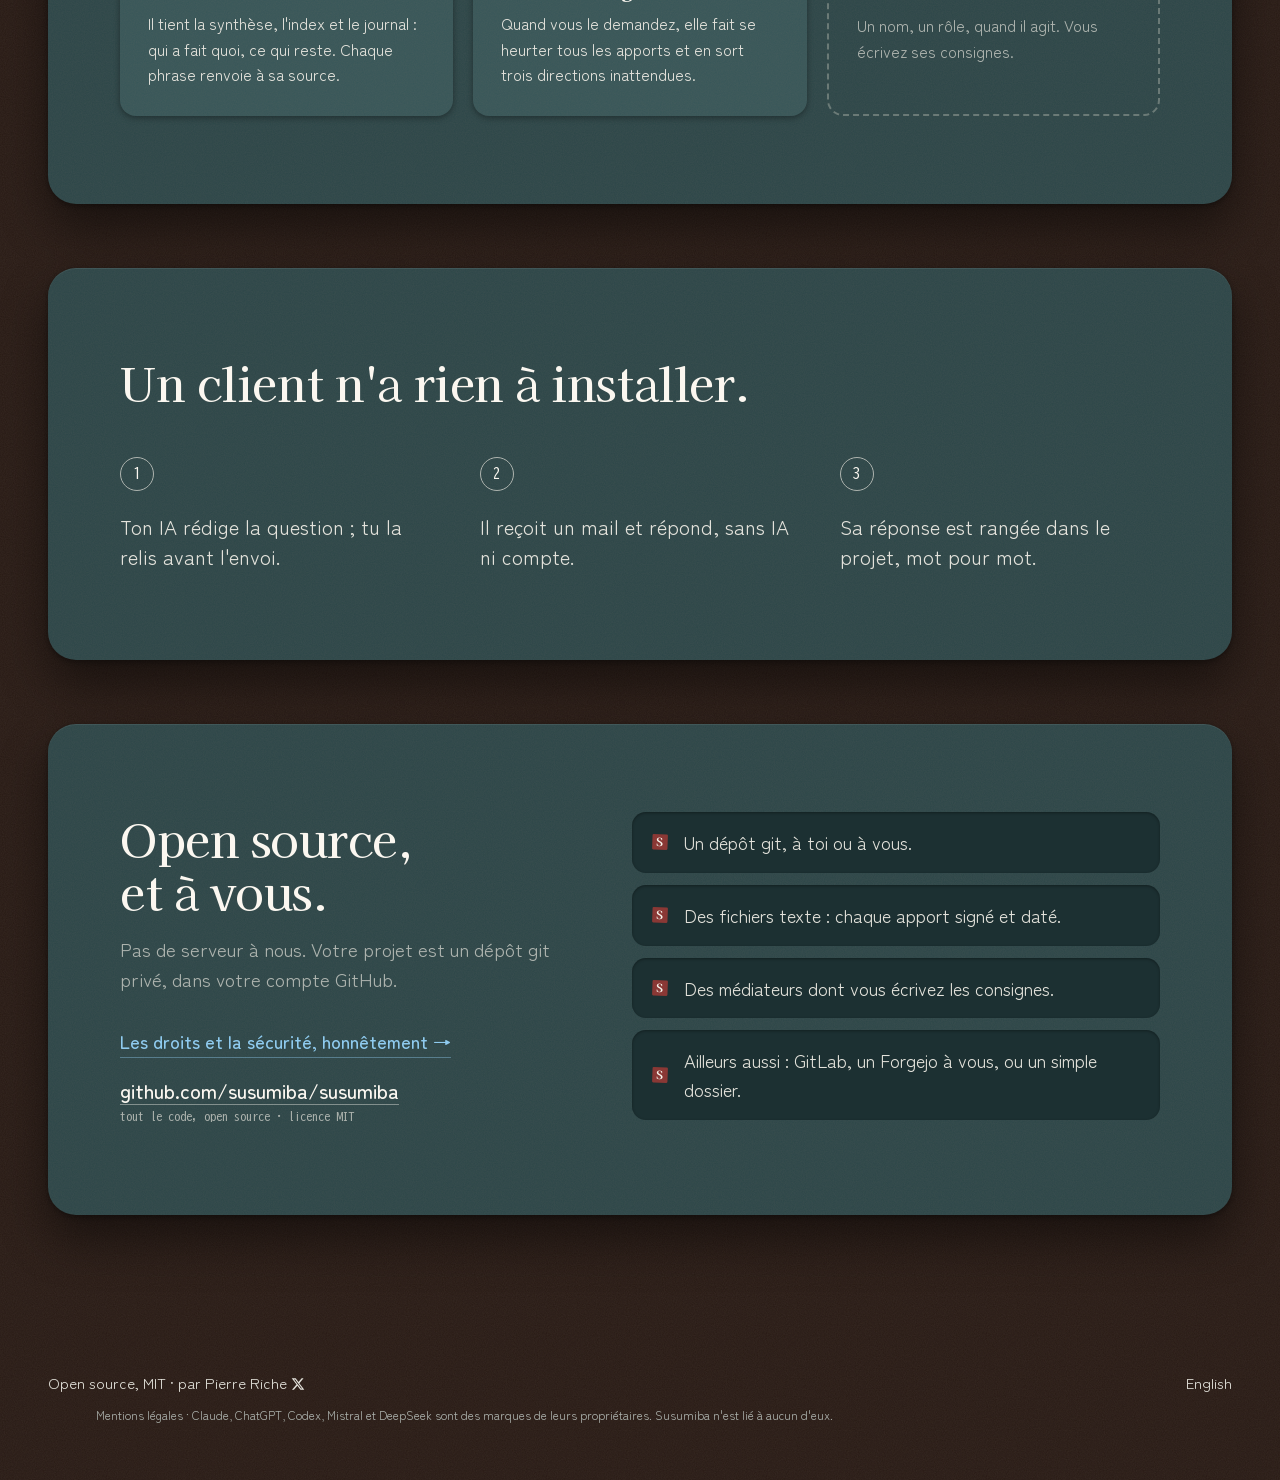
<file: site/fr/index.html>
<!doctype html>
<html lang="fr">
<head>
<meta charset="utf-8">
<meta name="viewport" content="width=device-width, initial-scale=1">
<meta name="theme-color" content="#281A14">
<title>Susumiba</title>
<link rel="canonical" href="https://susumiba.com/fr/">
<link rel="alternate" hreflang="en" href="https://susumiba.com/">
<link rel="alternate" hreflang="fr" href="https://susumiba.com/fr/">
<link rel="alternate" hreflang="x-default" href="https://susumiba.com/">
<link rel="apple-touch-icon" href="/img/icone-180.png">
<meta property="og:type" content="website">
<meta property="og:site_name" content="Susumiba">
<meta property="og:title" content="Humains et IA. Enfin coordonnés.">
<meta property="og:description" content="Humains et IA. Enfin coordonnés. Toute votre équipe, les gens, les IA et les agents, dans les mêmes projets, avec tout le contexte, vers les mêmes objectifs.">
<meta property="og:url" content="https://susumiba.com/fr/">
<meta property="og:image" content="https://susumiba.com/img/apercu-fr.jpg">
<meta property="og:image:width" content="1200">
<meta property="og:image:height" content="630">
<meta property="og:locale" content="fr_FR">
<meta name="twitter:card" content="summary_large_image">
<meta name="twitter:image" content="https://susumiba.com/img/apercu-fr.jpg">
<meta name="description" content="Humains et IA. Enfin coordonnés. Toute votre équipe, les gens, les IA et les agents, dans les mêmes projets, avec tout le contexte, vers les mêmes objectifs.">
<link rel="icon" href="data:image/svg+xml,%3Csvg xmlns='http://www.w3.org/2000/svg' viewBox='0 0 100 100'%3E%3Crect x='4' y='4' width='92' height='92' rx='8' fill='%238A3835'/%3E%3Ctext x='50' y='74' text-anchor='middle' font-family='Georgia,serif' font-weight='700' font-size='72' fill='%23F6F4EC'%3ES%3C/text%3E%3C/svg%3E">
<link rel="stylesheet" href="/fonts/polices.css">
<style>
:root{
  color-scheme:dark;
  --fond:#281A14; --surface:#2C4648; --carte:#375658; --creux:#1C3032;
  --texte:#E3E2DB; --texte-doux:#ADB3AE; --coquille:#FBF7F0; --lien:#8FCBEF;
  --papier:#EFECE2; --encre:#1E231F; --encre-douce:#5E655F;
  --sceau:#8A3835; --gris:#9AA39B;
  --bouton:#4FB08A; --bouton-survol:#5CBD97; --bouton-appui:#45A07C; --bouton-texte:#0E2219;
  --voile:.7;
  --trait:rgba(227,226,219,.16);
  --ombre-ambiance:0 2px 6px rgba(0,0,0,.35);
  --ombre-portee:0 24px 48px rgba(0,0,0,.45);
  --ombre-papier:0 2px 6px rgba(0,0,0,.4), 0 32px 64px rgba(0,0,0,.55);
  --f-titre:"Kaisei Tokumin","Hiragino Mincho ProN",Georgia,serif;
  --f-texte:"Zen Maru Gothic","Hiragino Maru Gothic ProN",system-ui,sans-serif;
  --f-fixe:"BIZ UDGothic",ui-monospace,Menlo,monospace;
  --entre:cubic-bezier(.2,.7,.1,1); --geste:180ms; --apparait:400ms;
  --m:16px; --bloc:96px; --barre:56px;
  /* le grain de papier Hidokoro */
  --grain:url("data:image/svg+xml,%3Csvg xmlns='http://www.w3.org/2000/svg' width='220' height='220'%3E%3Cfilter id='g'%3E%3CfeTurbulence type='fractalNoise' baseFrequency='.9' numOctaves='3' stitchTiles='stitch'/%3E%3CfeColorMatrix values='0 0 0 0 0.23 0 0 0 0 0.19 0 0 0 0 0.17 0 0 0 1 0'/%3E%3C/filter%3E%3Crect width='100%25' height='100%25' filter='url(%23g)' opacity='.14'/%3E%3C/svg%3E");
  --grain-papier:url("data:image/svg+xml;utf8,<svg xmlns='http://www.w3.org/2000/svg' width='240' height='240'><filter id='g'><feTurbulence type='fractalNoise' baseFrequency='.9' numOctaves='2' stitchTiles='stitch'/><feColorMatrix values='0 0 0 0 .12  0 0 0 0 .14  0 0 0 0 .1  0 0 0 1.4 -.45'/></filter><rect width='100%' height='100%' filter='url(%23g)' opacity='.1'/></svg>");
}
@media (min-width:640px){ :root{ --m:32px } }
@media (min-width:1024px){ :root{ --m:48px; --bloc:128px; --barre:64px } }

*{box-sizing:border-box}
html{-webkit-text-size-adjust:100%; text-size-adjust:100%; scroll-behavior:smooth; scroll-padding-top:calc(var(--barre) + 16px); background:var(--fond)}
body{margin:0; background:var(--fond) var(--grain); color:var(--texte); font:400 17px/1.6 var(--f-texte); -webkit-font-smoothing:antialiased; overflow-x:clip}
@media (min-width:1024px){ body{font-size:18px} }
a{color:var(--lien); text-underline-offset:.2em; text-decoration-thickness:1px}
button{font:inherit; color:inherit}
h1,h2,h3,p,ul,ol,figure{margin:0}
ul,ol{padding:0; list-style:none}
h1,h2,h3{font-family:var(--f-titre); font-weight:500; line-height:1.15; letter-spacing:-.01em; color:var(--coquille)}
:focus-visible{outline:2px solid var(--lien); outline-offset:3px}
code{font-family:var(--f-fixe)}
b.nb{font-weight:inherit; white-space:nowrap}
.defs{position:absolute; width:0; height:0}
.sceau{display:inline-block; flex:none; width:28px; height:28px; line-height:0}
.sceau svg{width:100%; height:100%; display:block}
.wrap{max-width:calc(1240px + 2 * var(--m)); margin:0 auto; padding:0 var(--m)}

/* ================= LA BARRE ================= */
.barre{position:fixed; top:0; left:0; right:0; z-index:20; height:var(--barre); background:var(--fond) var(--grain)}
.barre .wrap{height:100%; display:flex; align-items:center; gap:24px; max-width:none}
.nom{display:flex; align-items:center; gap:12px; text-decoration:none; color:var(--coquille); font:700 22px/1 var(--f-titre); letter-spacing:.02em}
.nav{display:none; gap:32px; margin:0 auto; font-size:15px}
.nav a, .barre .lang{color:var(--texte); text-decoration:none; transition:color var(--geste) ease-out}
.nav a:hover, .barre .lang:hover{color:var(--coquille)}
.barre .lang{margin-left:auto; font-size:15px}
.nav .code{display:none}
@media (min-width:1024px){
  .nav{display:flex; align-items:center}
  .barre .lang{margin-left:0}
  .nav .code{display:block}
  .nav li:last-child{margin-left:12px}
  .sceau{width:32px; height:32px}
}

/* ================= PREMIER ÉCRAN ================= */
.e1{position:relative}
.e1-image{position:relative; margin-top:var(--barre); height:30svh; min-height:190px; overflow:hidden; box-shadow:var(--ombre-ambiance), var(--ombre-portee)}
.e1-image img{display:block; width:100%; height:100%; object-fit:cover; object-position:50% 45%}
.e1-image::after{content:""; position:absolute; inset:0; background:var(--fond); opacity:0; pointer-events:none; transition:opacity var(--apparait) var(--entre)}
html.descendu .e1-image::after{opacity:var(--voile)}
.e1-texte{position:relative; z-index:1; padding:22px var(--m) 36px}
.surtitre{display:none; font:400 13px/1.5 var(--f-fixe); color:var(--texte-doux); letter-spacing:.03em}
.titre{font-size:clamp(32px, 8.6vw, 44px); text-wrap:balance}
.sous{margin-top:14px; font-size:15.5px; line-height:1.6; max-width:44ch; text-wrap:pretty}
.feuille{margin-top:20px; padding:16px 16px 16px 18px; border-radius:14px; background:var(--papier) var(--grain-papier); box-shadow:inset 0 1px 0 rgba(255,255,255,.7), var(--ombre-papier)}
.f-dit{font:500 14px/1.4 var(--f-texte); color:var(--encre-douce)}
.f-corps{margin-top:8px; display:flex; flex-direction:column; align-items:stretch; gap:12px}
.cmd{min-width:0; font:400 14px/1.55 var(--f-fixe); color:var(--encre); overflow-wrap:anywhere}
.copier{flex:none; height:46px; min-width:112px; padding:0 22px; border:0; border-radius:10px; background:var(--bouton); color:var(--bouton-texte); font:700 16px/1 var(--f-texte); cursor:pointer;
  box-shadow:inset 0 1px 0 rgba(255,255,255,.18), 0 1px 2px rgba(0,0,0,.3), 0 6px 14px rgba(0,0,0,.28); transition:background-color var(--geste) ease-out, transform var(--geste) var(--entre)}
.copier:hover{background:var(--bouton-survol)}
.copier:active{background:var(--bouton-appui); transform:translateY(1px)}
.copier [hidden]{display:none}
.mini{margin-top:8px; display:flex; align-items:center; gap:12px; padding:10px 10px 10px 14px; border-radius:10px; border:1px solid var(--trait)}
.mini .cmd{flex:1; font-size:12.5px; line-height:1.5; color:var(--texte-doux)}
.mini .copier{height:34px; min-width:84px; padding:0 14px; font-size:14px; background:transparent; color:var(--bouton); box-shadow:inset 0 0 0 1.5px var(--bouton)}
.mini .copier:hover{background:rgba(79,176,138,.14)}
.mini .copier:active{transform:translateY(1px)}
.marche{margin-top:16px; font:400 13px/1.6 var(--f-texte); color:var(--texte-doux); max-width:56ch}
@media (max-width:420px){ .mini{flex-direction:column; align-items:stretch; gap:10px} .mini .copier{align-self:flex-start} }
@media (min-width:640px){
  .e1-image{height:40svh}
  .sous{font-size:17px}
}
@media (min-width:1024px){
  .e1{height:max(100svh, 680px); display:flex; align-items:center; padding-top:var(--barre)}
  .e1-image{position:fixed; z-index:0; top:var(--barre); bottom:0; left:52%; right:0; height:auto; min-height:0; margin:0; box-shadow:-14px 0 28px rgba(0,0,0,.4), var(--ombre-ambiance), var(--ombre-portee)}
  .e1-texte{width:52%; padding:0 64px 0 var(--m)}
  .surtitre{display:block}
  .titre{margin-top:20px; font-size:clamp(46px, 4.1vw, 60px)}
  .sous{margin-top:20px; font-size:19px}
  .feuille{margin-top:32px; margin-right:-112px; padding:20px 22px 22px 24px}
  .f-corps{flex-direction:row; align-items:flex-end; gap:16px; margin-top:10px}
  .cmd{flex:1; font-size:15px}
  .mini{margin-right:0}
  .marche{font-size:13.5px}
  .suite, .pied{position:relative; z-index:1}
}
@media (min-width:1024px) and (max-height:780px){
  .titre{font-size:44px; margin-top:12px} .sous{font-size:17px; margin-top:14px} .feuille{margin-top:22px} .marche{margin-top:12px}
}

/* ================= LES SECTIONS ================= */
.suite{display:flex; flex-direction:column; gap:56px; padding:48px 0 72px}
.panneau{padding:0 var(--m)}
.panneau > .dedans{max-width:1240px; margin:0 auto}
.e-titre{font-size:30px; max-width:24ch; text-wrap:balance}
.e-chapo{margin-top:16px; color:var(--texte-doux); font-size:17px; max-width:56ch; text-wrap:pretty}
@media (min-width:1024px){
  .suite{gap:64px; padding:64px 0 var(--bloc)}
  .panneau{width:min(1336px, calc(100% - 2 * var(--m))); margin:0 auto; padding:88px 72px; border-radius:28px; background:var(--surface) var(--grain); box-shadow:inset 0 1px 0 rgba(255,255,255,.07), var(--ombre-ambiance), var(--ombre-portee)}
  .e-titre{font-size:46px}
  .e-chapo{font-size:19px}
  #comment.panneau{padding-top:56px; padding-bottom:64px; padding-left:48px; padding-right:48px}
}

/* la démo */
.legende{font:400 13px/1.5 var(--f-fixe); color:var(--texte-doux); margin-bottom:14px}
.cadre-demo{display:block; width:100%; aspect-ratio:16/9; border:0; border-radius:10px; background:var(--creux); box-shadow:var(--ombre-ambiance), var(--ombre-portee)}
.fermer-demo{display:none}
html.demo-agrandie{overflow:hidden}
html.demo-agrandie .cadre-demo{position:fixed; z-index:1000; left:0; top:0; width:100vw; height:100dvh; aspect-ratio:auto; border-radius:0; background:#000}
html.demo-agrandie .fermer-demo{display:grid; place-items:center; position:fixed; z-index:1001; top:12px; right:12px; width:44px; height:44px; border:0; border-radius:50%; background:rgba(0,0,0,.6); color:#fff; font:400 28px/1 var(--f-texte); cursor:pointer}
@media (orientation:portrait){ html.demo-agrandie .cadre-demo{width:100dvh; height:100vw; transform-origin:0 0; transform:rotate(90deg) translateY(-100%)} }

/* Plus rien n'attend personne */
.b-grille{display:grid; gap:36px; align-items:center}
.lignes{margin-top:32px}
.lignes li{padding:14px 0; border-top:1px solid var(--trait); font:500 19px/1.4 var(--f-titre); color:var(--coquille); text-wrap:pretty}
.lignes li:last-child{border-bottom:1px solid var(--trait)}
.b-image{justify-self:center; width:min(100%, 460px)}
.b-image img{display:block; width:100%; height:auto; aspect-ratio:3/4; object-fit:cover; object-position:50% 40%; border-radius:14px; box-shadow:var(--ombre-ambiance), var(--ombre-portee)}
@media (max-width:639px){ .b-image img{aspect-ratio:4/3} }
.b-image figcaption{margin-top:12px; font:400 13px/1.5 var(--f-fixe); color:var(--texte-doux); text-align:center}
@media (max-width:1023px){ .b-image{margin-top:12px} }
@media (min-width:1024px){ .b-grille{grid-template-columns:6fr 5fr; gap:72px} .lignes li{font-size:22px; padding:16px 0} }

/* Les médiateurs */
.cartes{margin-top:36px; display:grid; gap:16px}
.carte{position:relative; padding:24px; border-radius:16px; background:var(--carte) var(--grain); box-shadow:inset 0 1px 0 rgba(255,255,255,.06), var(--ombre-ambiance)}
.carte svg.pastille{display:block; width:46px; height:46px; margin-bottom:16px}
.carte h3{display:flex; align-items:center; flex-wrap:wrap; gap:6px 12px; font-size:22px}
.etiquette{font:400 12px/1 var(--f-fixe); color:var(--texte-doux); padding:4px 8px; border-radius:6px; border:1px solid var(--trait); letter-spacing:.02em}
.carte p{margin-top:10px; color:var(--texte); font-size:16px; line-height:1.6}
.coche{position:absolute; top:24px; right:24px; appearance:none; -webkit-appearance:none; margin:0; width:26px; height:26px; border-radius:7px; border:2px solid var(--gris); background:transparent; display:grid; place-items:center; cursor:pointer}
.coche:checked{background:var(--bouton); border-color:var(--bouton)}
.coche:checked::after{content:""; width:7px; height:13px; border:solid var(--bouton-texte); border-width:0 2.5px 2.5px 0; transform:translateY(-2px) rotate(45deg)}
.titre-demo{margin-bottom:10px}
.carte.vide{background:none; box-shadow:none; border:2px dashed rgba(154,163,155,.55)}
.carte.vide p{color:var(--texte-doux)}
.carte.vide .plus{display:grid; place-items:center; width:46px; height:46px; margin-bottom:16px; border-radius:12px; border:2px dashed var(--gris); color:var(--gris)}
.carte.vide .plus svg{width:26px; height:26px; fill:none; stroke:currentColor; stroke-width:1.7; stroke-linecap:round}
@media (min-width:900px){ .cartes{grid-template-columns:repeat(3, 1fr); gap:20px; margin-top:48px} .carte{padding:28px} }

/* Le client */
.etapes{margin-top:36px; display:grid; gap:24px; counter-reset:e}
.etapes li{display:flex; gap:16px; align-items:flex-start; font-size:18px; line-height:1.5; color:var(--texte)}
.etapes .n{flex:none; display:grid; place-items:center; width:34px; height:34px; border-radius:50%; border:1.5px solid var(--texte-doux); font:400 15px/1 var(--f-fixe); color:var(--coquille)}
.etapes li > span:last-child{padding-top:3px; text-wrap:pretty}
@media (min-width:900px){ .etapes{grid-template-columns:repeat(3, 1fr); gap:40px; margin-top:48px} .etapes li{flex-direction:column; gap:18px; font-size:20px} }

/* Ouvert */
.o-grille{display:grid; gap:36px; align-items:start}
.quatre{display:grid; gap:12px}
.quatre li{display:flex; gap:16px; align-items:center; padding:16px 20px; border-radius:14px; background:var(--creux); box-shadow:inset 0 1px 3px rgba(0,0,0,.35); font-size:17px; color:var(--texte)}
.quatre .sceau{width:16px; height:16px}
.liens{margin-top:32px; display:grid; gap:20px; justify-items:start}
.lien-fort{color:var(--lien); font-weight:500; text-decoration:none; border-bottom:1px solid rgba(143,203,239,.4); padding-bottom:2px}
.lien-fort:hover{border-bottom-color:var(--lien)}
.depot{display:block; text-decoration:none; color:var(--coquille)}
.depot b{display:block; font:500 20px/1.3 var(--f-texte); text-decoration:underline; text-decoration-thickness:1px; text-underline-offset:.25em; text-decoration-color:rgba(251,247,240,.4)}
.depot:hover b{text-decoration-color:var(--coquille)}
.depot small{display:block; margin-top:4px; font:400 12.5px/1.5 var(--f-fixe); color:var(--texte-doux)}
@media (min-width:1024px){ .o-grille{grid-template-columns:5fr 6fr; gap:72px} .quatre li{font-size:18px} }

/* ================= PIED ================= */
.pied{position:relative; z-index:1; padding:28px var(--m) 56px}
.pied-in{max-width:1240px; margin:0 auto; display:flex; align-items:center; justify-content:space-between; gap:16px; font-size:15px; color:var(--texte)}
.pied a{color:var(--texte); text-decoration:none}
.pied a:hover{color:var(--coquille)}
.pied::before{content:""; position:absolute; z-index:-1; top:0; bottom:0; left:calc(50% - 50vw); right:calc(50% - 50vw); background:var(--fond) var(--grain)}
@media (prefers-reduced-motion:reduce){ html{scroll-behavior:auto} *{transition:none !important} }
.pied-note{max-width:1240px; margin:10px auto 0; padding:0 var(--m); font:400 12px/1.6 var(--f-texte); color:var(--texte-doux)}
.pied-note a{color:inherit}
</style>
</head>
<body>

<svg class="defs" aria-hidden="true" focusable="false">
  <symbol id="sceau" viewBox="0 0 100 100"><g transform="rotate(2 50 50)"><rect x="2" y="2" width="96" height="96" rx="7" fill="#8A3835"/><text x="50" y="75" text-anchor="middle" font-family="Kaisei Tokumin, Georgia, serif" font-weight="700" font-size="72" fill="#F6F4EC">S</text></g></symbol>
</svg>

<header class="barre" id="barre">
  <div class="wrap">
    <a class="nom" href="#haut" aria-label="Susumiba, retour en haut"><span class="sceau"><svg viewBox="0 0 100 100" aria-hidden="true"><use href="#sceau"/></svg></span>Susumiba</a>
    <ul class="nav">
      <li><a href="#comment" data-k="n1">Comment ça marche</a></li>
      <li><a href="#mediateurs" data-k="n2">Les médiateurs</a></li>
      <li><a href="#ouvert" data-k="n3">Open source</a></li>
      <li class="code"><a href="https://github.com/susumiba/susumiba" data-k="n4">Le code</a></li>
    </ul>
    <a class="lang" href="/" hreflang="en" lang="en" data-k="z2">English</a>
  </div>
</header>

<main id="haut">
  <section class="e1" aria-label="Susumiba">
    <div class="e1-image"><img src="/img/heros.jpg" width="839" height="839" loading="eager" fetchpriority="high" alt="Vu d'en haut, des groupes assis autour d'une carte ; des lanternes au visage calme parmi eux ; des bandes de brume dorée relient chaque groupe à la carte."></div>
    <div class="e1-texte">
      <p class="surtitre" data-k="h0">susumiba · 進み場 · le lieu où l'on avance</p>
      <h1 class="titre" data-k="h1">Humains et IA. Enfin coordonnés.</h1>
      <p class="sous" data-k="h2">Toute votre équipe, les gens, les IA et les agents, dans les mêmes projets, avec tout le contexte, vers les mêmes objectifs. Plus rien n'attend personne.</p>
      <div class="feuille">
        <p class="f-dit" data-k="h3">Colle cette phrase dans ton IA&nbsp;:</p>
        <div class="f-corps">
          <p class="cmd" data-k="h4">Lis https://susumiba.com/ia.md et dis-moi ce que ça pourrait m'apporter.</p>
          <button class="copier" type="button"><span data-k="h5">Copier</span><span data-k="h6" hidden>Copié</span></button>
        </div>
      </div>
      <p class="marche" data-k="h9">Avec une IA qui agit sur ton ordinateur&nbsp;: l'appli Claude (onglet Code), Codex, Claude Code. Open source, licence MIT.</p>
    </div>
  </section>

  <div class="suite">
    <section class="panneau" id="comment" aria-label="Démo de Susumiba">
      <div class="dedans">
        <h2 class="e-titre titre-demo" data-k="v0">Coordonnez le chaos vers vos objectifs.</h2>
        <p class="legende" data-k="v1">Une minute, sans le son.</p>
        <iframe class="cadre-demo" src="/fr/demo.html?nu" title="Démo de Susumiba" allow="fullscreen" loading="eager"></iframe>
        <button class="fermer-demo" type="button" aria-label="Fermer la démo">×</button>
      </div>
    </section>

    <section class="panneau" id="rien" aria-labelledby="t-b1">
      <div class="dedans b-grille">
        <div>
          <h2 class="e-titre" id="t-b1" data-k="b1">Plus rien n'attend personne.</h2>
          <p class="e-chapo" data-k="b2">Le projet est lu par chacun, avec son IA, à son heure.</p>
          <ul class="lignes">
            <li data-k="b3">Demandez «&nbsp;quoi de neuf&nbsp;»&nbsp;: votre IA a lu tout le projet.</li>
            <li data-k="b4">Déposez une idée&nbsp;: elle arrive à qui elle sert.</li>
            <li data-k="b5">Un client répond par mail, sans IA ni compte.</li>
            <li data-k="b6">Les médiateurs croisent et proposent. Vous tranchez.</li>
          </ul>
        </div>
        <figure class="b-image">
          <img src="/img/etages.jpg" width="751" height="1030" loading="lazy" decoding="async" alt="Une tour de bois à trois étages ouverts ; à chaque étage, un petit groupe et une lanterne au visage calme lisent le même long rouleau de papier, qui descend d'un étage à l'autre.">
          <figcaption data-k="b7">Un seul rouleau, trois étages. Chacun lit sa part.</figcaption>
        </figure>
      </div>
    </section>

    <section class="panneau" id="mediateurs" aria-labelledby="t-m1">
      <div class="dedans">
        <h2 class="e-titre" id="t-m1" data-k="m1">Un Greffier fourni. Les autres, vous les écrivez.</h2>
        <p class="e-chapo" data-k="m2">Un médiateur, c'est quelques lignes de consignes dans le projet&nbsp;: un nom, un rôle, quand il agit.</p>
        <div class="cartes">
          <article class="carte">
            <input class="coche" type="checkbox" checked aria-label="Le Greffier">
            <svg class="pastille" viewBox="0 0 46 46" aria-hidden="true"><rect width="46" height="46" rx="12" fill="#9AA39B"/><svg x="9" y="9" width="28" height="28" viewBox="0 0 24 24" fill="none" stroke="#fff" stroke-width="1.7" stroke-linecap="round" stroke-linejoin="round"><path d="M15.5 4.5l4 4L9 19H5v-4z"/><path d="M13.5 6.5l4 4"/></svg></svg>
            <h3><span data-k="m3">Le Greffier</span> <span class="etiquette" data-k="m4">fourni</span></h3>
            <p data-k="m5">Il tient la synthèse, l'index et le journal&nbsp;: qui a fait quoi, ce qui reste. Chaque phrase renvoie à sa source.</p>
          </article>
          <article class="carte">
            <input class="coche" type="checkbox" aria-label="La Centrifugeuse">
            <svg class="pastille" viewBox="0 0 46 46" aria-hidden="true"><rect width="46" height="46" rx="12" fill="#9AA39B"/><svg x="9" y="9" width="28" height="28" viewBox="0 0 24 24" fill="none" stroke="#fff" stroke-width="1.7" stroke-linecap="round" stroke-linejoin="round"><circle cx="12" cy="12" r="7"/><path d="M12 5v4M19 12h-4M12 19v-4M5 12h4"/></svg></svg>
            <h3><span data-k="m6">La Centrifugeuse</span> <span class="etiquette" data-k="m7">exemple</span></h3>
            <p data-k="m8">Quand vous le demandez, elle fait se heurter tous les apports et en sort trois directions inattendues.</p>
          </article>
          <article class="carte vide">
            <span class="plus" aria-hidden="true"><svg viewBox="0 0 24 24"><path d="M12 6v12M6 12h12"/></svg></span>
            <h3 data-k="m9">Le vôtre</h3>
            <p data-k="m10">Un nom, un rôle, quand il agit. Vous écrivez ses consignes.</p>
          </article>
        </div>
      </div>
    </section>

    <section class="panneau" id="client" aria-labelledby="t-i1">
      <div class="dedans">
        <h2 class="e-titre" id="t-i1" data-k="i1">Un client n'a rien à installer.</h2>
        <ol class="etapes">
          <li><span class="n" aria-hidden="true">1</span><span data-k="i2">Ton IA rédige la question&nbsp;; tu la relis avant l'envoi.</span></li>
          <li><span class="n" aria-hidden="true">2</span><span data-k="i3">Il reçoit un mail et répond, sans IA ni compte.</span></li>
          <li><span class="n" aria-hidden="true">3</span><span data-k="i4">Sa réponse est rangée dans le projet, mot pour mot.</span></li>
        </ol>
      </div>
    </section>

    <section class="panneau" id="ouvert" aria-labelledby="t-o1">
      <div class="dedans o-grille">
        <div>
          <h2 class="e-titre" id="t-o1" data-k="o1">Open source, et à vous.</h2>
          <p class="e-chapo" data-k="o2">Pas de serveur à nous. Votre projet est un dépôt git privé, dans votre compte GitHub.</p>
          <div class="liens">
            <a class="lien-fort" href="https://github.com/susumiba/susumiba#rights-and-safety-honestly" data-k="o7">Les droits et la sécurité, honnêtement →</a>
            <a class="depot" href="https://github.com/susumiba/susumiba"><b>github.com/susumiba/susumiba</b><small data-k="o8">tout le code, open source · licence MIT</small></a>
          </div>
        </div>
        <ul class="quatre">
          <li><span class="sceau"><svg viewBox="0 0 100 100" aria-hidden="true"><use href="#sceau"/></svg></span><span data-k="o3">Un dépôt git, à toi ou à vous.</span></li>
          <li><span class="sceau"><svg viewBox="0 0 100 100" aria-hidden="true"><use href="#sceau"/></svg></span><span data-k="o4">Des fichiers texte&nbsp;: chaque apport signé et daté.</span></li>
          <li><span class="sceau"><svg viewBox="0 0 100 100" aria-hidden="true"><use href="#sceau"/></svg></span><span data-k="o5">Des médiateurs dont vous écrivez les consignes.</span></li>
          <li><span class="sceau"><svg viewBox="0 0 100 100" aria-hidden="true"><use href="#sceau"/></svg></span><span data-k="o6">Ailleurs aussi&nbsp;: GitLab, un Forgejo à vous, ou un simple dossier.</span></li>
        </ul>
      </div>
    </section>
  </div>
</main>

<footer class="pied">
  <div class="pied-in">
    <p data-k="z1">Open source, MIT · par <a href="https://x.com/rotakerriche" rel="me">Pierre Riche</a> <a class="x" href="https://x.com/rotakerriche" aria-label="Pierre Riche sur X" rel="me"><svg width="14" height="14" viewBox="0 0 24 24" fill="currentColor" aria-hidden="true" style="vertical-align:-2px"><path d="M18.244 2.25h3.308l-7.227 8.26 8.502 11.24H16.17l-5.214-6.817L4.99 21.75H1.68l7.73-8.835L1.254 2.25H8.08l4.713 6.231zm-1.161 17.52h1.833L7.084 4.126H5.117z"/></svg></a></p>
    <a href="/" hreflang="en" lang="en" data-k="z2">English</a>
  </div>
  <p class="pied-note"><a href="/fr/mentions-legales.html">Mentions légales</a> · Claude, ChatGPT, Codex, Mistral et DeepSeek sont des marques de leurs propriétaires. Susumiba n'est lié à aucun d'eux.</p>
</footer>

<script>
(function () {
  var H = document.documentElement;
  /* le voile : plat, seulement quand on est descendu */
  var e1 = document.querySelector('.e1');
  function descendu() { H.classList.toggle('descendu', window.scrollY > 0.6 * e1.offsetHeight); }
  addEventListener('scroll', descendu, { passive: true }); descendu();

  /* la démo agrandie : demandée par la démo quand le plein écran n'existe pas (iPhone) */
  var cadre = document.querySelector('.cadre-demo');
  function agrandir(on) { H.classList.toggle('demo-agrandie', on); try { cadre.contentWindow.postMessage({ susumiba: 'plein-etat', on: on }, '*'); } catch (e) {} }
  addEventListener('message', function (e) { if (e.source === cadre.contentWindow && e.data && e.data.susumiba === 'plein') agrandir(!H.classList.contains('demo-agrandie')); });
  document.querySelector('.fermer-demo').addEventListener('click', function () { agrandir(false); });
  addEventListener('keydown', function (e) { if (e.key === 'Escape' && H.classList.contains('demo-agrandie')) agrandir(false); });

  /* les boutons Copier */
  document.querySelectorAll('.copier').forEach(function (b) {
    var cmd = b.parentNode.querySelector('.cmd'), a = b.querySelector('[data-k="h5"]'), c = b.querySelector('[data-k="h6"]'), t = null;
    function ok() {
      a.hidden = true; c.hidden = false; clearTimeout(t);
      t = setTimeout(function () { a.hidden = false; c.hidden = true; }, 1500);
    }
    function repli() {
      try { var s = getSelection(), r = document.createRange(); r.selectNodeContents(cmd); s.removeAllRanges(); s.addRange(r); document.execCommand('copy'); } catch (e) {}
      ok();
    }
    b.addEventListener('click', function () {
      var texte = cmd.textContent.trim();
      try {
        if (navigator.clipboard && navigator.clipboard.writeText) navigator.clipboard.writeText(texte).then(ok, repli);
        else repli();
      } catch (e) { repli(); }
    });
  });
})();
</script>
<script>
/* PostHog : chargé seulement si la page porte une vraie clé de projet */
(function () {
  var cle = 'phc_CxuosVcfBd5NtoXTSPYqfwra4np32wjEcRG7EsLdfBGe';
  if (cle.indexOf('phc_') !== 0) return;
  !function(t,e){var o,n,p,r;e.__SV||(window.posthog=e,e._i=[],e.init=function(i,s,a){function g(t,e){var o=e.split(".");2==o.length&&(t=t[o[0]],e=o[1]),t[e]=function(){t.push([e].concat(Array.prototype.slice.call(arguments,0)))}}(p=t.createElement("script")).type="text/javascript",p.crossOrigin="anonymous",p.async=!0,p.src=s.api_host.replace(".i.posthog.com","-assets.i.posthog.com")+"/static/array.js",(r=t.getElementsByTagName("script")[0]).parentNode.insertBefore(p,r);var u=e;for(void 0!==a?u=e[a]=[]:a="posthog",u.people=u.people||[],u.toString=function(t){var e="posthog";return"posthog"!==a&&(e+="."+a),t||(e+=" (stub)"),e},u.people.toString=function(){return u.toString(1)+".people (stub)"},o="init capture register register_once unregister identify reset get_distinct_id set_config opt_in_capturing opt_out_capturing has_opted_out_capturing debug".split(" "),n=0;n<o.length;n++)g(u,o[n]);e._i.push([i,s,a])},e.__SV=1)}(document,window.posthog||[]);
  posthog.init(cle, { api_host: 'https://eu.i.posthog.com', persistence: 'memory', person_profiles: 'identified_only', disable_session_recording: true, capture_pageview: true, capture_pageleave: true, autocapture: true, enable_heatmaps: true });
})();
</script>
<script>
/* chaque geste porte un nom, que PostHog reçoit */
(function () {
  function mesure(nom, d) {
    try { if (window.posthog && window.posthog.capture) window.posthog.capture(nom, d); } catch (e) {}
  }
  document.querySelectorAll('.copier').forEach(function (b) { b.addEventListener('click', function () { mesure('Copier la phrase'); }); });
  document.querySelectorAll('a[href^="https://github.com"]').forEach(function (a) { a.addEventListener('click', function () { mesure('Lien GitHub', { vers: a.getAttribute('href') }); }); });
  document.querySelectorAll('a[hreflang]').forEach(function (a) { a.addEventListener('click', function () { mesure('Changer de langue'); }); });
  addEventListener('message', function (e) { if (e.data && e.data.susumiba === 'demo') mesure('Démo regardée', { jusqua: e.data.etape + ' %' }); });
})();
</script>
</body>
</html>
</file>
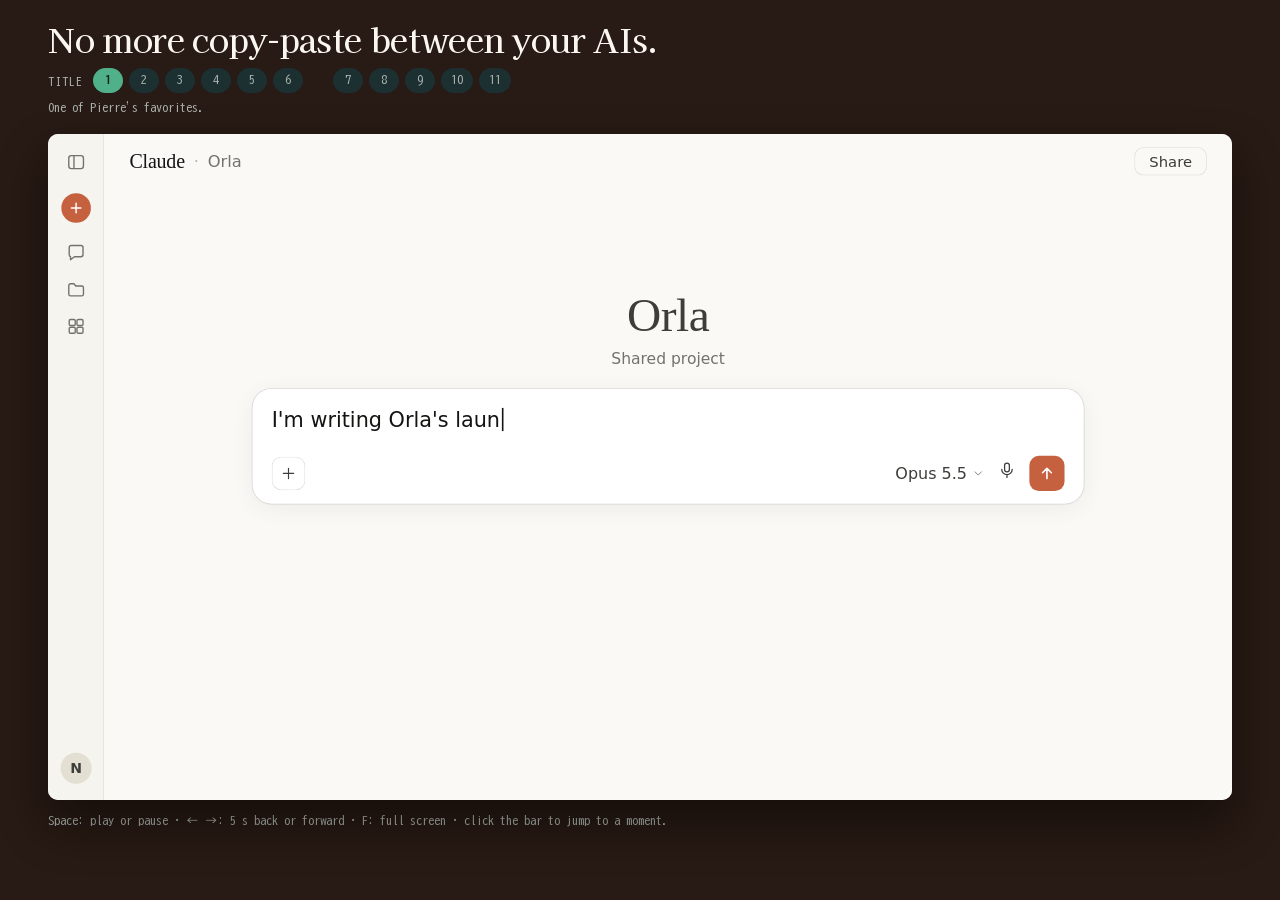
<file: demo.html>
<!doctype html>
<html lang="en">
<meta charset="utf-8">
<meta name="viewport" content="width=device-width, initial-scale=1">
<title>Demo no. 22</title>
<meta name="claude:viewport-fit-sides" content="cover">
<meta name="description" content="Susumiba, demo no. 22: it opens in a real Claude session, which pulls back and becomes Nora's session; the shared project, Léa at work, the clerk and the other mediators, then all the humans and all the AIs connected.">
<link rel="stylesheet" href="/fonts/polices.css">
<style>
/* démo n° 22 : la n° 21 au rythme de lecture réel (repères mesurés, voir RYTHME), bande de sous-titre ajustée au texte et translucide, réseau final irrégulier. (n° 21 :) la version B de la n° 20 (un seul sous-titre), ouverte par la fenêtre de Claude de la A, qui recule jusqu'à la place de la session abstraite. (anciennement : démo n° 20, version B, le sous-titre) : une vidéo en 16:9 avec un seul texte à lire, un gros sous-titre ; le reste est à regarder (sessions abstraites, bonshommes, étiquettes d'outils en texte, jamais de logo). Le lecteur est dans l'image, comme une vidéo. */
:root{
  color-scheme:dark;
  --fond:#281A14; --creux:#1C3032; --texte:#E3E2DB; --texte-doux:#ADB3AE; --coquille:#FBF7F0;
  --feuille:#EFECE2; --encre:#1E231F; --encre-douce:#6A706B; --laque:#2E2420; --nuit:#1E1511;
  --sceau:#8A3835; --sceau-texte:#A23B32; --nora:#E9B48E; --thomas:#8EC3E6; --marc:#9FD0C4; --jonas:#A6C98E; --lea:#B3A8E0; --hugo:#E7C77F;
  /* Claude, thème clair */
  --cl-fond:#FAF9F5; --cl-rail:#F5F4EE; --cl-moi:#F0EEE6; --cl-trait:rgba(31,30,29,.13); --cl-encre:#141413; --cl-doux:#73726C; --cl-orange:#C6613F;
  /* ChatGPT, thème clair */
  --gp-fond:#FFFFFF; --gp-rail:#F9F9F9; --gp-moi:#F4F4F4; --gp-encre:#0D0D0D; --gp-doux:#8F8F8F;
  --ombre-portee:0 24px 48px rgba(0,0,0,.45);
  --f-titre:"Kaisei Tokumin", "Hiragino Mincho ProN", Georgia, serif;
  --f-texte:"Zen Maru Gothic", "Hiragino Maru Gothic ProN", system-ui, sans-serif;
  --f-fixe:"BIZ UDGothic", ui-monospace, Menlo, monospace;
  --f-appli:system-ui, -apple-system, "Segoe UI", Roboto, Helvetica, Arial, sans-serif;
  --f-reponse:Georgia, "Iowan Old Style", "Times New Roman", serif;
  --entre:cubic-bezier(.2,.7,.1,1); --sursaut:cubic-bezier(.34,1.56,.64,1); --aspire:cubic-bezier(.65,0,.35,1);
  --geste:180ms; --apparait:400ms; --recul:1000ms; --entree:1200ms;
  --grain-papier:url("data:image/svg+xml;utf8,<svg xmlns='http://www.w3.org/2000/svg' width='240' height='240'><filter id='g'><feTurbulence type='fractalNoise' baseFrequency='.9' numOctaves='2' stitchTiles='stitch'/><feColorMatrix values='0 0 0 0 .12  0 0 0 0 .14  0 0 0 0 .1  0 0 0 1.4 -.45'/></filter><rect width='100%' height='100%' filter='url(%23g)' opacity='.1'/></svg>");
}
*{box-sizing:border-box}
html{background:var(--fond)}
body{margin:0; background:var(--fond); color:var(--texte); font:400 17px/1.6 var(--f-texte); -webkit-font-smoothing:antialiased; overflow-x:clip}
h1,h2,h3,p{margin:0}
button{font:inherit; color:inherit}
:focus-visible{outline:2px solid #8FCBEF; outline-offset:3px}
.page{position:relative; max-width:1336px; margin:0 auto; padding-block:20px 40px; padding-left:max(16px, env(safe-area-inset-left, 0px)); padding-right:max(16px, env(safe-area-inset-right, 0px))}
@media (min-width:1024px){ .page{padding-left:max(48px, env(safe-area-inset-left, 0px)); padding-right:max(48px, env(safe-area-inset-right, 0px))} }
.tete{max-width:1240px; margin:0 auto}
.tete h2{font:500 clamp(24px, 2.6vw, 34px)/1.15 var(--f-titre); color:var(--coquille); letter-spacing:-.01em; text-wrap:balance}
.choix{max-width:1240px; margin:10px auto 0; display:flex; flex-wrap:wrap; align-items:center; gap:6px}
.choix-nom{font:400 12px/1 var(--f-fixe); letter-spacing:.08em; text-transform:uppercase; color:var(--texte-doux); margin-right:4px}
.choix button{appearance:none; border:0; border-radius:14px; background:var(--creux); padding:6px 10px; min-width:30px; color:var(--texte-doux); font:400 12.5px/1 var(--f-fixe); cursor:pointer}
.choix button[aria-pressed="true"]{background:#4FB08A; color:#0E2219; font-weight:700}
.choix .sep{width:18px}
.raison{max-width:1240px; margin:6px auto 0; min-height:1.4em; font:400 12.5px/1.4 var(--f-fixe); color:var(--texte-doux)}

/* ===== la vidéo : un plateau de 1600 × 900, toujours en 16:9 ===== */
.scene:focus-visible{outline:none}
.scene:fullscreen{max-width:none; max-height:none; width:100vw; height:100vh; aspect-ratio:auto; border-radius:0; margin:0}
.scene{position:relative; margin:18px auto 0; max-width:1240px; aspect-ratio:16 / 9; max-height:calc(100vh - 150px); border-radius:10px; overflow:hidden; background:#000; box-shadow:var(--ombre-portee); cursor:pointer; user-select:none; -webkit-user-select:none}
.plateau{position:absolute; left:0; top:0; width:1600px; height:900px; transform-origin:0 0; transform:translate(var(--dx, 0), var(--dy, 0)) scale(var(--k, 1)); background:var(--feuille) var(--grain-papier); color:var(--encre); overflow:hidden}
.m{display:none} .m.on{display:block} .m:not(.on){display:none !important}
.fil .outil.on, .fil .reflexion.on, .fil .carte-doc.on{display:flex}
.vi{display:none} .vi.on{display:inline}
.on.arrive{animation:entre var(--apparait) var(--entre) both}
@keyframes entre{ from{opacity:0; transform:translateY(8px)} }
.tape::after{content:""; display:inline-block; width:2px; height:1.1em; margin-left:2px; vertical-align:-.18em; background:currentColor}
.saut *, .saut *::before, .saut *::after{transition:none !important; animation:none !important}
.ic{width:1em; height:1em; flex:none; fill:none; stroke:currentColor; stroke-width:1.6; stroke-linecap:round; stroke-linejoin:round}

/* ===== Claude : la session de Nora ===== */
.cl{position:absolute; inset:0; z-index:5; overflow:hidden; background:rgba(250,249,245,var(--bg, 1)); color:var(--cl-encre); font-family:var(--f-appli); left:0; top:0; width:1600px; height:900px; transform-origin:0 0}
.cl-rail{position:absolute; left:0; top:0; bottom:0; width:76px; display:flex; flex-direction:column; align-items:center; gap:22px; padding-top:24px; background:var(--cl-rail); box-shadow:inset -1px 0 0 var(--cl-trait); color:var(--cl-doux); font-size:28px}
.cl-rail .nouveau{width:40px; height:40px; border-radius:50%; display:grid; place-items:center; background:var(--cl-orange); color:#fff; font-size:22px; margin:6px 0 4px}
.cl-rail .moi{margin-top:auto; margin-bottom:22px; width:42px; height:42px; border-radius:50%; display:grid; place-items:center; background:#E3DFD3; color:#3D3D3A; font:600 19px/1 var(--f-appli)}
.cl-haut{position:absolute; left:76px; right:0; top:0; height:74px; display:flex; align-items:center; justify-content:space-between; padding:0 34px; font:400 22px/1 var(--f-appli); color:#3D3D3A}
.cl-haut .chemin{display:flex; align-items:center; gap:12px; white-space:nowrap}
.cl-haut .chemin .projet-nom{color:var(--cl-doux)}
.cl-haut .chemin .sep{color:#B7B5AC}
.cl-haut .chemin .ic{font-size:18px; color:var(--cl-doux)}
.cl-haut .partager{padding:9px 20px; border-radius:12px; box-shadow:inset 0 0 0 1px var(--cl-trait); font-size:20px}
.cl-accueil{position:absolute; left:76px; right:0; top:210px; text-align:center; font:400 64px/1.1 var(--f-reponse); color:#3D3D3A; letter-spacing:-.01em; transition:opacity var(--apparait) var(--entre)}
.cl-accueil small{display:block; margin-top:14px; font:400 21px/1 var(--f-appli); color:var(--cl-doux); letter-spacing:0}
.scene:not(.neuf) .cl-accueil{opacity:0}
/* le fil de la conversation */
.fil{position:absolute; left:318px; width:1040px; top:88px; bottom:196px; display:flex; flex-direction:column; justify-content:flex-start; gap:22px; overflow:hidden}
.scene.neuf .fil{opacity:0}
.fil .moi{align-self:flex-end; max-width:82%; padding:14px 22px; border-radius:20px; background:var(--cl-moi); font:400 26px/1.4 var(--f-appli)}
.fil .ia{font:400 27px/1.45 var(--f-reponse); color:var(--cl-encre)}
.fil .ia b{font-weight:700}
.fil .outil{display:flex; align-items:center; gap:10px; font:400 20px/1.3 var(--f-appli); color:var(--cl-doux)}
.reflexion{display:flex; gap:7px; padding:10px 2px}
.reflexion i{width:11px; height:11px; border-radius:50%; background:var(--cl-orange); animation:pense 900ms ease-in-out infinite}
.reflexion i:nth-child(2){animation-delay:150ms} .reflexion i:nth-child(3){animation-delay:300ms}
@keyframes pense{ 0%,100%{opacity:.25; transform:scale(.8)} 50%{opacity:1; transform:none} }
.outil .tourne{width:16px; height:16px; border-radius:50%; border:2px solid #D9D6CB; border-top-color:var(--cl-orange); animation:tourne 800ms linear infinite}
@keyframes tourne{ to{transform:rotate(360deg)} }
/* la réponse d'ouverture : la ligne rouge, puis les tampons */
.compte{font:400 34px/1.3 var(--f-reponse); color:var(--sceau-texte); opacity:0; transform:translateY(10px); transition:opacity var(--apparait) var(--entre), transform var(--apparait) var(--entre), color 600ms var(--entre)}
.compte.on{opacity:1; transform:none}
.compte.calme{color:var(--cl-encre)}
.lignes{display:flex; flex-direction:column; gap:18px; margin-top:4px}
.lg{display:grid; grid-template-columns:280px 1fr; align-items:baseline; gap:20px}
.lg .nom{display:flex; align-items:baseline; gap:10px; font:700 28px/1.2 var(--f-appli); color:var(--cl-encre); opacity:0; transform:scale(1.18); transform-origin:0 50%; transition:opacity var(--geste) var(--sursaut), transform var(--geste) var(--sursaut), color var(--apparait) var(--entre)}
.lg .nom::before{content:""; flex:none; width:13px; height:13px; border-radius:50%; background:var(--c); transform:translateY(-2px)}
.lg .nom small{font-weight:400; color:var(--cl-doux); font-size:21px}
.lg .nom.on{opacity:1; transform:none}
.lg .nom.rouge{color:var(--sceau-texte)}
.lg .res{font:400 27px/1.35 var(--f-reponse); opacity:0; transform:translateX(10px); transition:opacity var(--apparait) var(--entre), transform var(--apparait) var(--entre)}
.lg .res.on{opacity:1; transform:none}
.lg .res b{font-weight:700}
.rouge-mot{transition:color var(--apparait) var(--entre)} .rouge-mot.on{color:var(--sceau-texte)}
/* la carte de l'artefact dans le fil */
.carte-doc{display:flex; align-items:center; gap:14px; padding:12px 16px; border-radius:14px; background:#fff; box-shadow:inset 0 0 0 1px var(--cl-trait); font:500 19px/1.25 var(--f-appli)}
.carte-doc .ic{font-size:30px; padding:6px; border-radius:9px; background:var(--cl-moi); color:#3D3D3A; box-sizing:content-box}
.carte-doc small{display:block; font-weight:400; font-size:16px; color:var(--cl-doux)}
/* la barre de saisie, comme dans l'appli */
.saisie{position:absolute; left:318px; width:1040px; top:722px; height:144px; display:flex; flex-direction:column; justify-content:space-between; padding:22px 24px 16px; border-radius:24px; background:#fff; box-shadow:0 0 0 1px var(--cl-trait), 0 6px 30px rgba(20,20,19,.06); font:400 26px/1.35 var(--f-appli); color:var(--cl-doux); transition:transform var(--apparait) var(--entre)}
.scene.neuf .saisie{transform:translateY(-372px) scale(1.08)}
.saisie .texte{min-height:1.35em}
.saisie:has(.ecrit.on) .indice{display:none}
.saisie .ecrit{display:none; color:var(--cl-encre)} .saisie .ecrit.on{display:inline}
.outils{display:flex; align-items:center; gap:16px; color:#3D3D3A; font-size:21px}
.outils .plus{width:42px; height:42px; border-radius:12px; display:grid; place-items:center; box-shadow:inset 0 0 0 1px var(--cl-trait); font-size:22px}
.outils .modele{margin-left:auto; display:flex; align-items:center; gap:6px; color:#3D3D3A; font-size:20px}
.outils .modele .ic{font-size:16px; color:var(--cl-doux)}
.outils .micro{font-size:24px; color:#3D3D3A}
.outils .envoyer{width:44px; height:44px; border-radius:12px; display:grid; place-items:center; background:#E9C4B5; color:#fff; font-size:22px; transition:background-color var(--geste) var(--entre)}
.saisie.plein .envoyer{background:var(--cl-orange)}

.marque-cl{font:500 27px/1 var(--f-reponse); color:#141413; letter-spacing:-.01em}
.lg .nom{padding:3px 12px 5px; border-radius:10px; background:color-mix(in srgb, var(--c) 60%, transparent); justify-self:start}
.lg .nom::before{display:none}
.lg .nom small{color:#4F4D47}

/* n° 21 : la fenêtre recule jusqu'à la session abstraite ; tout est piloté par x (voir rendu) */
.cl-in{position:absolute; left:0; top:0; width:1600px; height:900px; transform-origin:0 0}
.cl .cl-rail, .cl .cl-haut, .cl .saisie, .cl .lg .nom small, .cl .fil .moi.on, .cl .compte.on, .cl .lg .res.on, .cl .reflexion.on{opacity:var(--tx, 1)}
.cl .lg .nom.on{opacity:var(--tp, 1)}
.cl.mv *{transition:none !important}
.ses-in{position:absolute; left:0; top:0; right:0; bottom:0}
.ombre{position:absolute; left:50px; top:80px; width:640px; height:460px; border-radius:22px; box-shadow:0 22px 50px rgba(30,35,31,.16), 0 2px 8px rgba(30,35,31,.1); opacity:0; pointer-events:none}


/* ===== le visuel : à regarder, pas à lire (seuls les prénoms et les noms d'outils se lisent) ===== */
.vis{position:absolute; inset:0; z-index:2; transform-origin:940px 310px; transition:opacity var(--recul) var(--aspire), transform var(--recul) var(--aspire)}
.scene.nuage .vis{opacity:0; transform:scale(.6)}
#fils{position:absolute; left:0; top:0; width:1600px; height:900px; z-index:1; pointer-events:none}
/* un seul point focal : le reste reste visible, atténué */
.ap{opacity:0; transition:opacity var(--apparait) var(--entre), transform var(--apparait) var(--entre)}
.ap.on{opacity:.35} .ap.on.foc{opacity:1}
.pill{display:inline-flex; align-items:center; gap:6px; padding:3px 14px 4px; border-radius:999px; background:var(--c); color:#1E231F; font:700 20px/1.25 var(--f-texte); white-space:nowrap}
.pill .ic{font-size:.9em; stroke-width:2.4}
.tag{display:inline-block; padding:3px 11px 4px; border-radius:8px; background:#E4E0D3; color:#4A4F4B; font:600 17px/1.25 var(--f-appli); white-space:nowrap}

/* la session abstraite de Nora, aux codes de Claude */
.ses{position:absolute; left:50px; top:80px; width:640px; height:460px; border-radius:22px; background:#FAF9F5; overflow:hidden}
.ses-haut{position:absolute; left:0; right:0; top:0; height:56px; display:flex; align-items:center; justify-content:space-between; padding:0 22px; box-shadow:inset 0 -1px 0 rgba(31,30,29,.08)}
.conv{position:absolute; left:0; right:0; top:56px; bottom:0; overflow:hidden; -webkit-mask-image:linear-gradient(transparent 0, #000 40px); mask-image:linear-gradient(transparent 0, #000 40px)}
.conv-in{position:absolute; left:0; right:0; top:0; padding:14px 24px 0; display:flex; flex-direction:column; gap:8px; transition:transform var(--apparait) var(--entre)}
.ln{display:flex; gap:8px; height:12px}
.w{display:block; flex:none; height:12px; border-radius:6px; background:#D9D6CB; transform:scaleX(var(--p, 0)); transform-origin:0 50%}
.bulle{align-self:flex-end; width:380px; padding:13px 20px; border-radius:20px; background:#F0EEE6; flex-direction:column; gap:12px}
.bulle.on{display:flex}
.bulle .w{background:#B9B6AB}
.ses .bulle .w, .ses .blk .w{--p:1}
.pense{gap:8px; padding:6px 2px; height:30px; align-items:center}
.pense.on{display:flex}
.pense i{width:11px; height:11px; border-radius:50%; background:#C6613F; animation:pense 900ms ease-in-out infinite}
.pense i:nth-child(2){animation-delay:150ms} .pense i:nth-child(3){animation-delay:300ms}
.pense2{position:absolute; left:24px; bottom:14px; z-index:3; padding:8px 12px; border-radius:14px; background:#FAF9F5}
@keyframes pense{ 0%,100%{opacity:.25; transform:scale(.8)} 50%{opacity:1; transform:none} }
.blk{flex-direction:column; gap:6px}
.blk.on{display:flex}
.blk .pill{align-self:flex-start; font-size:17px; padding:1px 12px 2px}
.docs{position:relative; height:236px; flex:none}
.dc{position:absolute; left:0; top:0; width:290px; height:236px; padding:16px 20px; border-radius:14px; background:#fff; box-shadow:0 0 0 1px rgba(31,30,29,.1), 0 8px 22px rgba(31,30,29,.08); transition:transform var(--recul) var(--aspire), opacity var(--recul) var(--aspire)}
.dc .ti{display:block; width:130px; height:14px; margin-bottom:18px; border-radius:7px; background:#BDB8AA}
.rw{position:relative; display:flex; align-items:center; gap:10px; height:12px; margin-bottom:10px}
.rw+.rw{margin-top:0}
.sg{position:relative; flex:none; width:54px; height:12px; border-radius:6px; background:var(--c); transform:scaleX(var(--p, 0)); transform-origin:0 50%}
.sg::after{content:""; position:absolute; inset:0; border-radius:6px; background:#A23B32; opacity:0; transition:opacity var(--apparait) var(--entre)}
.sg.lum::after{opacity:1}
.rw .pill{position:absolute; left:64px; top:-9px; z-index:2; font-size:17px; padding:1px 12px 2px; box-shadow:0 3px 10px rgba(31,30,29,.18)}
.dA{transform:translateX(151px)}
.rw .pill.nora{left:150px}

/* le projet : un disque, avec dedans le sceau du Greffier */
.disk{position:absolute; left:832px; top:202px; width:216px; height:216px; border-radius:50%; background:var(--coquille); box-shadow:0 0 0 3px rgba(30,35,31,.14), 0 18px 40px rgba(30,35,31,.16); display:flex; flex-direction:column; align-items:center; justify-content:center; gap:9px}
.disk.on{transition:opacity var(--apparait) var(--entre), transform var(--apparait) var(--entre)}
.scene.grand .disk{transform:scale(1.2)}
.disk b{font:500 42px/1 var(--f-titre); letter-spacing:-.01em}
.disk .gl{font:600 16px/1 var(--f-appli); color:#6A706B}
.sc{position:relative; width:46px; height:46px; border-radius:12px; display:grid; place-items:center; background:#9AA39B; color:#fff; font-size:28px}
.sc::after{content:""; position:absolute; inset:0; border-radius:12px; background:#8A3835; opacity:0; transition:opacity var(--apparait) var(--entre)}
.sc .ic{position:relative; z-index:1; stroke-width:1.7}
.sc.lum::after{opacity:1}
.sc{transition:transform var(--geste) var(--sursaut)}
.sc.lum{transform:scale(1.14)}
.sc.vide{background:none; box-shadow:none; border:2.5px dashed #9AA39B; color:#9AA39B}
.sc.vide::after{display:none}
.chip{position:absolute; top:48px; width:140px; display:flex; flex-direction:column; align-items:center; gap:8px}
.chip .nm{font:600 18px/1 var(--f-appli); color:#3D423E; white-space:nowrap}

/* les personnes : un bonhomme, une étiquette d'outil en texte */
.pers{position:absolute; width:130px; display:flex; flex-direction:column; align-items:center}
.pers .bonh{display:block; width:56px; height:52px; margin-top:6px}
.pers .trait{width:2px; height:10px; background:#9AA39B}
.term{position:absolute; left:880px; top:455px; width:160px; height:135px; border-radius:14px; background:#1B1F1D; overflow:hidden; box-shadow:0 14px 30px rgba(30,35,31,.3); transform:scale(.8); transform-origin:100% 100%}
.term.on{transform:none}
.term .tb{position:absolute; left:0; right:0; top:0; height:22px; padding:7px 10px; display:flex; gap:5px; background:#262B28; z-index:2}
.term .tb i{width:7px; height:7px; border-radius:50%; background:#5F6B66}
.term .tn{position:absolute; left:12px; right:8px; top:30px}
.tl{display:flex; gap:6px; height:8px; margin-bottom:10px}
.tl i{display:block; height:8px; border-radius:4px}
.carte{position:absolute; left:0; top:0; z-index:4; width:84px; height:56px; margin:-28px 0 0 -42px; border-radius:6px; background:#fff; box-shadow:inset 5px 0 0 var(--lea), 0 8px 20px rgba(30,35,31,.25); opacity:0; pointer-events:none; background-image:linear-gradient(#D9D6CB, #D9D6CB), linear-gradient(#D9D6CB, #D9D6CB); background-repeat:no-repeat; background-size:46px 7px, 30px 7px; background-position:20px 16px, 20px 32px}

/* le sous-titre : l'unique texte à lire, en bas de l'image */
.stz{position:absolute; left:150px; width:1300px; bottom:120px; z-index:9; display:grid; justify-items:center; align-items:end; pointer-events:none}
.st{grid-area:1 / 1; width:max-content; max-width:1300px; white-space:nowrap; padding:20px 38px 24px; border-radius:18px; background:rgba(24,16,13,.8); color:var(--coquille); font:500 44px/1.28 var(--f-titre); text-align:center; opacity:0; transform:translateY(12px)}
.st.on{opacity:1; transform:none; transition:opacity 250ms var(--entre), transform 250ms var(--entre)}

/* la fin */
.fin .pile{display:grid; place-items:center; width:1500px; height:340px}
.fin .pile > *{grid-area:1 / 1}
.carton.fin .gros{font-size:62px}
.fin .fin2{display:flex; flex-direction:column; align-items:center}
.fin .marque{display:flex; align-items:center; gap:24px; margin-top:46px; font:500 62px/1 var(--f-titre); letter-spacing:.16em; color:var(--coquille); opacity:0; transform:translateY(8px); transition:opacity var(--apparait) var(--entre), transform var(--apparait) var(--entre)}
.fin .marque.on{opacity:1; transform:none}
.fin .marque .sceau{width:60px; height:60px}
.fin .sous{font:500 62px/1.15 var(--f-titre); color:var(--coquille); opacity:0; transform:translateY(8px); transition:opacity var(--apparait) var(--entre), transform var(--apparait) var(--entre)}
.fin .sous.on{opacity:1; transform:none}
.fd{opacity:0; transition:opacity var(--apparait) var(--entre)}
.fd.on{opacity:1}

/* ===== le carton de fin ===== */
.carton{position:absolute; inset:0; z-index:10; display:flex; flex-direction:column; justify-content:center; align-items:center; text-align:center; background:var(--nuit); color:var(--coquille); opacity:0; pointer-events:none; transition:opacity 300ms var(--entre)}
.carton.on{opacity:1}
.carton .gros{font:500 72px/1.15 var(--f-titre); letter-spacing:-.01em; opacity:0; transform:translateY(8px); transition:opacity 300ms var(--entre), transform 300ms var(--entre)}
.carton .gros.on{opacity:1; transform:none}

.sceau svg{display:block; width:100%; height:100%}

/* ===== le lecteur, dans l'image ===== */
.lecteur{position:absolute; left:0; right:0; bottom:0; z-index:20; padding:40px 16px 8px; background:linear-gradient(transparent, rgba(0,0,0,.55)); opacity:0; transition:opacity 250ms ease; cursor:default}
.scene.montre .lecteur, .scene.arret .lecteur, .lecteur:focus-within{opacity:1}
.piste{position:relative; height:16px; display:flex; align-items:center; gap:3px; cursor:pointer; touch-action:none}
.seg{position:relative; flex:var(--w) 1 0; height:4px; border-radius:2px; background:rgba(255,255,255,.3); overflow:hidden; transition:height 120ms ease}
.piste:hover .seg{height:7px}
.seg i{position:absolute; inset:0; background:#E9584C; transform-origin:0 50%; transform:scaleX(var(--p, 0))}
.curseur{position:absolute; top:50%; width:14px; height:14px; margin:-7px 0 0 -7px; border-radius:50%; background:#E9584C; left:var(--x, 0%); transform:scale(.0); transition:transform 120ms ease; pointer-events:none}
.scene.montre .curseur, .scene.arret .curseur, .piste:hover .curseur{transform:none}
.commandes{display:flex; align-items:center; gap:14px; margin-top:4px; color:#fff; font:500 14px/1 var(--f-appli)}
.commandes button{appearance:none; border:0; background:none; padding:6px; border-radius:6px; display:grid; place-items:center; cursor:pointer; color:#fff}
.commandes button svg{width:22px; height:22px; fill:currentColor}
.temps{font-variant-numeric:tabular-nums; opacity:.92}
.commandes .plein{margin-left:auto}
.chapitre{opacity:.85; overflow:hidden; text-overflow:ellipsis; white-space:nowrap; min-width:0}
.chapitre::before{content:"·"; margin-right:10px; opacity:.7}
.flash{position:absolute; left:50%; top:50%; z-index:21; width:76px; height:76px; margin:-38px 0 0 -38px; border-radius:50%; display:grid; place-items:center; background:rgba(0,0,0,.55); opacity:0; pointer-events:none}
.flash svg{width:34px; height:34px; fill:#fff}
.flash.va{animation:flash 650ms ease-out}
@keyframes flash{ from{opacity:1; transform:scale(.8)} to{opacity:0; transform:scale(1.3)} }
.saut-txt{position:absolute; top:50%; z-index:21; margin-top:-22px; padding:10px 16px; border-radius:22px; background:rgba(0,0,0,.55); color:#fff; font:600 15px/1 var(--f-appli); opacity:0; pointer-events:none}
.saut-txt.g{left:12%} .saut-txt.d{right:12%}
.saut-txt.va{animation:flash 650ms ease-out}
.aide{max-width:1240px; margin:12px auto 0; font:400 12.5px/1.5 var(--f-fixe); color:var(--texte-doux)}
@media (max-width:639px){ .commandes{gap:8px; margin-top:0; font-size:11px} .commandes button{padding:3px} .commandes button svg{width:17px; height:17px} .lecteur{padding:12px 8px 0; background:linear-gradient(transparent, rgba(0,0,0,.45))} .piste{height:12px} .scene{border-radius:8px} }
@media (prefers-reduced-motion:reduce){ *{transition:none !important; animation:none !important} }
/* ?nu : la vidéo seule, pour la page du site (dans un cadre en 16:9) */
html.nu, html.nu body{background:#000; overflow:hidden}
.nu .tete, .nu .choix, .nu .raison, .nu .aide{display:none}
.nu .page{max-width:none; padding:0}
.nu .scene{margin:0; width:100vw; height:100vh; max-width:none; max-height:none; aspect-ratio:auto; border-radius:0; box-shadow:none}
html.agrandi{overflow:hidden}
html.agrandi .scene{position:fixed; inset:0; z-index:100; width:100vw; height:100dvh; max-width:none; max-height:none; margin:0; border-radius:0; aspect-ratio:auto}
</style>

<main class="page">
  <header class="tete"><h2 id="titre">No more copy-paste between your AIs.</h2></header>
  <div class="choix" id="choix" role="group" aria-label="Title to choose"><span class="choix-nom">Title</span></div>
  <p class="raison" id="raison"></p>

  <div class="scene" id="scene" role="region" aria-roledescription="video" aria-label="In Claude, Nora asks what the others have done for the Orla launch announcement: her session lists five updates for her, from Hugo, Thomas, Marc, Jonas and Léa. The window pulls back and becomes Nora's session, linked to the shared project, where the others have dropped off their work. Léa is still working; when she is done, the project brings her result to Nora, who touches up the passage. At the center, mediators: the clerk, the Centrifuge, and your own. Then humans and AIs, mixed in no particular order, each with their own AIs, all connect to a shared project." tabindex="0">
    <div class="plateau" id="plateau">

      <!-- Claude : la vraie fenêtre, en grand (0 à 9 s), puis elle recule jusqu'à la place de la session abstraite -->
      <div class="cl" id="cl"><div class="cl-in" id="cl-in">
        <nav class="cl-rail" aria-hidden="true">
          <svg class="ic" viewBox="0 0 24 24"><rect x="3.5" y="4.5" width="17" height="15" rx="3"/><path d="M9.5 4.5v15"/></svg>
          <span class="nouveau"><svg class="ic" viewBox="0 0 24 24" style="stroke-width:2.2"><path d="M12 5v14M5 12h14"/></svg></span>
          <svg class="ic" viewBox="0 0 24 24"><path d="M4 6.5A2.5 2.5 0 0 1 6.5 4h11A2.5 2.5 0 0 1 20 6.5v8a2.5 2.5 0 0 1-2.5 2.5H10l-4.5 3.5V17A2.5 2.5 0 0 1 4 14.5z"/></svg>
          <svg class="ic" viewBox="0 0 24 24"><path d="M3.5 7.5A2 2 0 0 1 5.5 5.5h4l2 2.5h7a2 2 0 0 1 2 2v7.5a2 2 0 0 1-2 2h-13a2 2 0 0 1-2-2z"/></svg>
          <svg class="ic" viewBox="0 0 24 24"><rect x="4" y="4" width="7" height="7" rx="1.5"/><rect x="13" y="4" width="7" height="7" rx="1.5"/><rect x="4" y="13" width="7" height="7" rx="1.5"/><rect x="13" y="13" width="7" height="7" rx="1.5"/></svg>
          <span class="moi">N</span>
        </nav>
        <header class="cl-haut">
          <span class="chemin"><span class="marque-cl">Claude</span><span class="sep">·</span><span class="projet-nom">Orla</span><span class="vi" data-t="2.6"><span class="sep">/</span> Launch announcement <svg class="ic" viewBox="0 0 24 24"><path d="M6 9l6 6 6-6"/></svg></span></span>
          <span class="partager">Share</span>
        </header>
        <h1 class="cl-accueil">Orla<small>Shared project</small></h1>

        <div class="fil" id="fil">
          <p class="moi m" data-t="2.6">I'm writing Orla's launch announcement to the 12,000 sign-ups. What did the others do?</p>
          <div class="reflexion m" data-t="2.7" data-jusqua="3.1"><i></i><i></i><i></i></div>
          <div class="reponse">
            <p class="compte" id="compte" data-t="3.1">Since your last session: 5 updates that concern you.</p>
            <div class="lignes">
              <div class="lg"><p class="nom" data-t="3.9" data-rouge="3.9,4.8" style="--c:var(--hugo)">Hugo <small>· leadership</small></p><p class="res" data-t="4.0">Decided: <b>3 months free</b> for sign-ups, no pricing on launch day.</p></div>
              <div class="lg"><p class="nom" data-t="4.8" data-rouge="4.8,5.7" style="--c:var(--thomas)">Thomas <small>· finance</small></p><p class="res" data-t="4.9">Costed out the 3 months: <b>€11,000</b>, it fits.</p></div>
              <div class="lg"><p class="nom" data-t="5.7" data-rouge="5.7,6.6" style="--c:var(--marc)">Marc <small>· advertising</small></p><p class="res" data-t="5.8">Tested 3 taglines: <b>“One night, and everything's in order”</b> wins.</p></div>
              <div class="lg"><p class="nom" data-t="6.6" data-rouge="6.6,7.5" style="--c:var(--jonas)">Jonas <small>· support</small></p><p class="res" data-t="6.7">Trained 6 people and wrote <b>20 replies</b> to sign-ups.</p></div>
              <div class="lg"><p class="nom" data-t="7.5" data-rouge="7.5,8.4" style="--c:var(--lea)">Léa <small>· product</small></p><p class="res" data-t="7.6">In session since 9 am: finishing the <b>Android tests</b>.</p></div>
            </div>
          </div>
        </div>

        <div class="saisie" id="saisie">
          <p class="texte"><span class="indice vi" data-t="0" data-jusqua="2.6">How can I help you today?</span><span class="indice vi" data-t="2.6">Reply to Claude…</span><span class="ecrit" data-t=".3" data-jusqua="2.6" data-cps="40" data-txt="I'm writing Orla's launch announcement to the 12,000 sign-ups. What did the others do?"></span></p>
          <div class="outils">
            <span class="plus"><svg class="ic" viewBox="0 0 24 24"><path d="M12 5v14M5 12h14"/></svg></span>
            <span class="modele">Opus 5.5 <svg class="ic" viewBox="0 0 24 24"><path d="M6 9l6 6 6-6"/></svg></span>
            <span class="micro"><svg class="ic" viewBox="0 0 24 24"><rect x="9" y="3" width="6" height="11" rx="3"/><path d="M5.5 11a6.5 6.5 0 0 0 13 0M12 17.5V21"/></svg></span>
            <span class="envoyer"><svg class="ic" viewBox="0 0 24 24" style="stroke-width:2.2"><path d="M12 19V5M6 11l6-6 6 6"/></svg></span>
          </div>
        </div>
      </div></div>

      <canvas id="fils" width="3200" height="1800" aria-hidden="true"></canvas>

      <div class="vis" id="vis" aria-hidden="true">
        <!-- la session abstraite de Nora (la fenêtre de Claude vient s'y poser entre 9 et 10 s) -->
        <div class="ombre" id="ombre"></div>
        <div class="ses ap" data-t="9" data-foc="9,10.9 11.2,11.8 12.05,12.65 12.9,13.5 17.5,21 22.6,28.5">
          <div class="ses-in" id="ses-in">
          <div class="ses-haut"><span class="pill" style="--c:var(--nora)">Nora</span><span class="tag">Claude</span></div>
          <div class="conv" id="conv"><div class="conv-in" id="conv-in">
          <div class="bulle m" data-t="9"><div class="ln"><i class="w" style="width:60px;background:#B9B6AB"></i><i class="w" style="width:38px;background:#B9B6AB"></i><i class="w" style="width:86px;background:#B9B6AB"></i><i class="w" style="width:52px;background:#B9B6AB"></i><i class="w" style="width:72px;background:#B9B6AB"></i></div><div class="ln"><i class="w" style="width:74px;background:#B9B6AB"></i><i class="w" style="width:46px;background:#B9B6AB"></i><i class="w" style="width:92px;background:#B9B6AB"></i><i class="w" style="width:58px;background:#B9B6AB"></i></div></div>
          <div class="blk m" data-t="9"><span class="pill" style="--c:var(--hugo)">Hugo</span><div class="ln"><i class="w" style="width:70px"></i><i class="w" style="width:42px"></i><i class="w" style="width:96px"></i><i class="w" style="width:58px"></i><i class="w" style="width:80px"></i></div><div class="ln"><i class="w" style="width:54px"></i><i class="w" style="width:88px"></i><i class="w" style="width:40px"></i><i class="w" style="width:64px"></i></div></div>
          <div class="blk m" data-t="9"><span class="pill" style="--c:var(--thomas)">Thomas</span><div class="ln"><i class="w" style="width:80px"></i><i class="w" style="width:50px"></i><i class="w" style="width:70px"></i><i class="w" style="width:90px"></i><i class="w" style="width:46px"></i></div><div class="ln"><i class="w" style="width:60px"></i><i class="w" style="width:96px"></i><i class="w" style="width:44px"></i></div></div>
          <div class="blk m" data-t="9"><span class="pill" style="--c:var(--marc)">Marc</span><div class="ln"><i class="w" style="width:64px"></i><i class="w" style="width:90px"></i><i class="w" style="width:52px"></i><i class="w" style="width:78px"></i><i class="w" style="width:40px"></i></div><div class="ln"><i class="w" style="width:86px"></i><i class="w" style="width:48px"></i><i class="w" style="width:70px"></i><i class="w" style="width:58px"></i></div></div>
          <div class="blk m" data-t="9"><span class="pill" style="--c:var(--jonas)">Jonas</span><div class="ln"><i class="w" style="width:92px"></i><i class="w" style="width:44px"></i><i class="w" style="width:68px"></i><i class="w" style="width:84px"></i><i class="w" style="width:50px"></i></div><div class="ln"><i class="w" style="width:50px"></i><i class="w" style="width:74px"></i><i class="w" style="width:96px"></i></div></div>
          <div class="blk m" data-t="9"><span class="pill" style="--c:var(--lea)">Léa</span><div class="ln"><i class="w" style="width:58px"></i><i class="w" style="width:86px"></i><i class="w" style="width:46px"></i><i class="w" style="width:72px"></i><i class="w" style="width:90px"></i></div><div class="ln"><i class="w" style="width:66px"></i><i class="w" style="width:40px"></i><i class="w" style="width:84px"></i><i class="w" style="width:52px"></i></div></div>
          <div class="docs m" data-t="16.8"><div class="dc dA"><i class="ti"></i>
<div class="rw"><i class="sg" style="--c:var(--hugo)" data-fill="17.55,18.05"></i><div class="ln"><i class="w" data-fill="17.65,17.95" style="width:120px"></i><i class="w" data-fill="17.95,18.25" style="width:60px"></i></div></div>
<div class="rw"><i class="sg" style="--c:var(--thomas)" data-fill="18.45,18.95"></i><div class="ln"><i class="w" data-fill="18.55,18.85" style="width:96px"></i><i class="w" data-fill="18.85,19.15" style="width:70px"></i></div></div>
<div class="rw"><i class="sg" style="--c:var(--marc)" data-fill="19.35,19.85"></i><div class="ln"><i class="w" data-fill="19.45,19.75" style="width:134px"></i><i class="w" data-fill="19.75,20.05" style="width:40px"></i></div></div>
<div class="rw"><i class="sg" style="--c:var(--jonas)" data-fill="20.25,20.75"></i><div class="ln"><i class="w" data-fill="20.35,20.65" style="width:84px"></i><i class="w" data-fill="20.65,20.95" style="width:80px"></i></div></div>
<div class="rw"><i class="sg" style="--c:var(--lea)" data-fill="20.95,21.45" data-lum="23.9,26.4"></i><div class="ln"><i class="w" data-fill="21.05,21.35" style="width:110px"></i><i class="w" data-fill="21.35,21.65" style="width:52px"></i><i class="w" data-fill="25.1,25.6" style="width:44px;background:var(--nora)"></i></div><span class="pill fd" style="--c:var(--lea)" data-t="24" data-jusqua="26">Léa</span><span class="pill nora fd" style="--c:var(--nora)" data-t="24.9" data-jusqua="26">Nora</span></div>
<div class="rw"><div class="ln"><i class="w" data-fill="21.60,22.05" style="width:150px"></i><i class="w" data-fill="22.05,22.50" style="width:70px"></i></div></div>
</div>
</div>
          </div>
          </div>
          </div>
        </div>

        <!-- le projet -->
        <div class="disk ap" data-t="9.3" data-foc="9.3,9.8 21.8,22.7 28.5,38.5">
          <b>Orla</b>
          <span class="sc" data-lum="28.7,38.5"><svg class="ic" viewBox="0 0 24 24"><path d="M15.5 4.5l4 4L9 19H5v-4z"/><path d="M13.5 6.5l4 4"/></svg></span>
          <span class="gl">Clerk</span>
        </div>
        <div class="chip ap" data-t="33.6" data-foc="33.5,38.5" style="left:805px"><span class="sc" data-lum="33.7,35"> <svg class="ic" viewBox="0 0 24 24"><circle cx="12" cy="12" r="7"/><path d="M12 5v4M19 12h-4M12 19v-4M5 12h4"/></svg></span><span class="nm">Centrifuge</span></div>
        <div class="chip ap" data-t="35.3" data-foc="35.2,38.5" style="left:945px"><span class="sc vide"><svg class="ic" viewBox="0 0 24 24"><path d="M12 6v12M6 12h12"/></svg></span><span class="nm">+ your own</span></div>

        <!-- les personnes -->
        <div class="pers ap" data-t="9.35" data-foc="9.8,10.4 16.6,17.2" style="left:1185px; top:52px"><span class="pill" style="--c:var(--hugo)">Hugo</span><svg class="bonh" viewBox="0 0 56 52" aria-hidden="true"><circle cx="28" cy="13" r="12" fill="#9AA39B"/><path d="M6 51a22 22 0 0 1 44 0z" fill="#9AA39B"/></svg><i class="trait"></i><span class="tag">Claude</span></div>
        <div class="pers ap" data-t="9.45" data-foc="10.65,11.25 17.5,18.1" style="left:1405px; top:152px"><span class="pill" style="--c:var(--thomas)">Thomas</span><svg class="bonh" viewBox="0 0 56 52" aria-hidden="true"><circle cx="28" cy="13" r="12" fill="#9AA39B"/><path d="M6 51a22 22 0 0 1 44 0z" fill="#9AA39B"/></svg><i class="trait"></i><span class="tag">ChatGPT</span></div>
        <div class="pers ap" data-t="9.55" data-foc="11.5,12.1 18.4,19.0" style="left:1435px; top:322px"><span class="pill" style="--c:var(--marc)">Marc</span><svg class="bonh" viewBox="0 0 56 52" aria-hidden="true"><circle cx="28" cy="13" r="12" fill="#9AA39B"/><path d="M6 51a22 22 0 0 1 44 0z" fill="#9AA39B"/></svg><i class="trait"></i><span class="tag">Mistral</span></div>
        <div class="pers ap" data-t="9.65" data-foc="12.35,12.95 19.3,19.9" style="left:1375px; top:472px"><span class="pill" style="--c:var(--jonas)">Jonas</span><svg class="bonh" viewBox="0 0 56 52" aria-hidden="true"><circle cx="28" cy="13" r="12" fill="#9AA39B"/><path d="M6 51a22 22 0 0 1 44 0z" fill="#9AA39B"/></svg><i class="trait"></i><span class="tag">DeepSeek</span></div>
        <div class="pers ap" data-t="9.75" data-foc="13,16.5 21,22.4" style="left:1065px; top:472px"><span class="pill" style="--c:var(--lea)">Léa</span><svg class="bonh" viewBox="0 0 56 52" aria-hidden="true"><circle cx="28" cy="13" r="12" fill="#9AA39B"/><path d="M6 51a22 22 0 0 1 44 0z" fill="#9AA39B"/></svg><i class="trait"></i><span class="tag">Codex</span></div>
        <div class="term ap" data-t="13.2" data-foc="13,16.5 21,22.4"><div class="tb"><i></i><i></i><i></i></div><div class="tn" id="tn"><div class="tl" style="padding-left:12px"><i style="width:46px;background:#9FD0C4"></i><i style="width:59px;background:#9FD0C4"></i><i style="width:16px;background:#9FD0C4"></i></div><div class="tl" style="padding-left:0px"><i style="width:38px;background:#5F6B66"></i><i style="width:35px;background:#E9B48E"></i><i style="width:50px;background:#A6C98E"></i></div><div class="tl" style="padding-left:0px"><i style="width:34px;background:#B3A8E0"></i><i style="width:44px;background:#A6C98E"></i></div><div class="tl" style="padding-left:12px"><i style="width:35px;background:#5F6B66"></i><i style="width:57px;background:#5F6B66"></i><i style="width:29px;background:#9FD0C4"></i></div><div class="tl" style="padding-left:0px"><i style="width:53px;background:#5F6B66"></i><i style="width:28px;background:#A6C98E"></i></div><div class="tl" style="padding-left:0px"><i style="width:42px;background:#9FD0C4"></i><i style="width:59px;background:#A6C98E"></i><i style="width:59px;background:#5F6B66"></i><i style="width:33px;background:#8EC3E6"></i></div><div class="tl" style="padding-left:24px"><i style="width:39px;background:#9FD0C4"></i><i style="width:27px;background:#9FD0C4"></i></div><div class="tl" style="padding-left:0px"><i style="width:48px;background:#8EC3E6"></i><i style="width:36px;background:#E9B48E"></i><i style="width:67px;background:#B3A8E0"></i><i style="width:38px;background:#E7C77F"></i></div><div class="tl" style="padding-left:12px"><i style="width:35px;background:#5F6B66"></i><i style="width:28px;background:#9FD0C4"></i></div><div class="tl" style="padding-left:24px"><i style="width:20px;background:#8EC3E6"></i><i style="width:47px;background:#9FD0C4"></i><i style="width:19px;background:#E7C77F"></i></div><div class="tl" style="padding-left:24px"><i style="width:59px;background:#E9B48E"></i><i style="width:35px;background:#5F6B66"></i><i style="width:44px;background:#B3A8E0"></i></div><div class="tl" style="padding-left:12px"><i style="width:12px;background:#5F6B66"></i><i style="width:28px;background:#B3A8E0"></i></div><div class="tl" style="padding-left:0px"><i style="width:53px;background:#9FD0C4"></i><i style="width:40px;background:#8EC3E6"></i></div><div class="tl" style="padding-left:12px"><i style="width:61px;background:#5F6B66"></i><i style="width:45px;background:#9FD0C4"></i><i style="width:44px;background:#B3A8E0"></i></div><div class="tl" style="padding-left:12px"><i style="width:48px;background:#5F6B66"></i><i style="width:51px;background:#A6C98E"></i></div><div class="tl" style="padding-left:12px"><i style="width:66px;background:#E7C77F"></i><i style="width:63px;background:#B3A8E0"></i></div><div class="tl" style="padding-left:12px"><i style="width:15px;background:#E7C77F"></i><i style="width:49px;background:#B3A8E0"></i><i style="width:47px;background:#A6C98E"></i><i style="width:52px;background:#E7C77F"></i></div><div class="tl" style="padding-left:12px"><i style="width:33px;background:#A6C98E"></i><i style="width:57px;background:#5F6B66"></i></div><div class="tl" style="padding-left:0px"><i style="width:36px;background:#5F6B66"></i><i style="width:43px;background:#E9B48E"></i><i style="width:47px;background:#8EC3E6"></i><i style="width:39px;background:#B3A8E0"></i></div><div class="tl" style="padding-left:24px"><i style="width:15px;background:#8EC3E6"></i><i style="width:67px;background:#9FD0C4"></i></div><div class="tl" style="padding-left:24px"><i style="width:63px;background:#5F6B66"></i><i style="width:14px;background:#A6C98E"></i><i style="width:45px;background:#B3A8E0"></i><i style="width:35px;background:#9FD0C4"></i></div><div class="tl" style="padding-left:0px"><i style="width:37px;background:#E7C77F"></i><i style="width:35px;background:#E9B48E"></i></div><div class="tl" style="padding-left:0px"><i style="width:44px;background:#E7C77F"></i><i style="width:66px;background:#E7C77F"></i><i style="width:36px;background:#A6C98E"></i></div><div class="tl" style="padding-left:0px"><i style="width:43px;background:#E9B48E"></i><i style="width:12px;background:#A6C98E"></i><i style="width:21px;background:#5F6B66"></i><i style="width:19px;background:#5F6B66"></i></div><div class="tl" style="padding-left:12px"><i style="width:58px;background:#E9B48E"></i><i style="width:57px;background:#8EC3E6"></i></div><div class="tl" style="padding-left:12px"><i style="width:24px;background:#8EC3E6"></i><i style="width:31px;background:#8EC3E6"></i></div><div class="tl" style="padding-left:12px"><i style="width:52px;background:#9FD0C4"></i><i style="width:54px;background:#E9B48E"></i><i style="width:33px;background:#5F6B66"></i><i style="width:24px;background:#A6C98E"></i></div><div class="tl" style="padding-left:12px"><i style="width:12px;background:#9FD0C4"></i><i style="width:66px;background:#5F6B66"></i></div><div class="tl" style="padding-left:24px"><i style="width:15px;background:#9FD0C4"></i><i style="width:55px;background:#E7C77F"></i><i style="width:67px;background:#A6C98E"></i></div><div class="tl" style="padding-left:0px"><i style="width:63px;background:#5F6B66"></i><i style="width:33px;background:#B3A8E0"></i><i style="width:36px;background:#8EC3E6"></i><i style="width:22px;background:#8EC3E6"></i></div><div class="tl" style="padding-left:24px"><i style="width:42px;background:#9FD0C4"></i><i style="width:24px;background:#5F6B66"></i></div><div class="tl" style="padding-left:24px"><i style="width:27px;background:#8EC3E6"></i><i style="width:36px;background:#B3A8E0"></i></div><div class="tl" style="padding-left:0px"><i style="width:19px;background:#5F6B66"></i><i style="width:44px;background:#B3A8E0"></i></div><div class="tl" style="padding-left:0px"><i style="width:43px;background:#9FD0C4"></i><i style="width:26px;background:#9FD0C4"></i><i style="width:64px;background:#E7C77F"></i><i style="width:38px;background:#B3A8E0"></i></div><div class="tl" style="padding-left:0px"><i style="width:47px;background:#8EC3E6"></i><i style="width:17px;background:#E9B48E"></i></div><div class="tl" style="padding-left:0px"><i style="width:36px;background:#5F6B66"></i><i style="width:45px;background:#9FD0C4"></i></div><div class="tl" style="padding-left:0px"><i style="width:54px;background:#5F6B66"></i><i style="width:30px;background:#E9B48E"></i><i style="width:16px;background:#A6C98E"></i><i style="width:41px;background:#E9B48E"></i></div><div class="tl" style="padding-left:24px"><i style="width:63px;background:#A6C98E"></i><i style="width:62px;background:#B3A8E0"></i></div><div class="tl" style="padding-left:12px"><i style="width:55px;background:#5F6B66"></i><i style="width:36px;background:#A6C98E"></i><i style="width:29px;background:#E9B48E"></i><i style="width:51px;background:#8EC3E6"></i></div><div class="tl" style="padding-left:0px"><i style="width:35px;background:#5F6B66"></i><i style="width:36px;background:#5F6B66"></i><i style="width:53px;background:#8EC3E6"></i><i style="width:17px;background:#A6C98E"></i></div><div class="tl" style="padding-left:24px"><i style="width:26px;background:#E9B48E"></i><i style="width:28px;background:#E7C77F"></i></div><div class="tl" style="padding-left:24px"><i style="width:46px;background:#5F6B66"></i><i style="width:42px;background:#5F6B66"></i><i style="width:42px;background:#B3A8E0"></i><i style="width:28px;background:#5F6B66"></i></div><div class="tl" style="padding-left:12px"><i style="width:36px;background:#E9B48E"></i><i style="width:41px;background:#A6C98E"></i></div><div class="tl" style="padding-left:0px"><i style="width:28px;background:#8EC3E6"></i><i style="width:61px;background:#B3A8E0"></i><i style="width:17px;background:#9FD0C4"></i><i style="width:37px;background:#A6C98E"></i></div><div class="tl" style="padding-left:0px"><i style="width:33px;background:#5F6B66"></i><i style="width:35px;background:#5F6B66"></i></div><div class="tl" style="padding-left:0px"><i style="width:46px;background:#8EC3E6"></i><i style="width:32px;background:#9FD0C4"></i><i style="width:56px;background:#E9B48E"></i></div><div class="tl" style="padding-left:24px"><i style="width:47px;background:#A6C98E"></i><i style="width:16px;background:#A6C98E"></i><i style="width:24px;background:#5F6B66"></i></div><div class="tl" style="padding-left:0px"><i style="width:15px;background:#5F6B66"></i><i style="width:53px;background:#8EC3E6"></i></div><div class="tl" style="padding-left:0px"><i style="width:24px;background:#5F6B66"></i><i style="width:38px;background:#8EC3E6"></i><i style="width:14px;background:#8EC3E6"></i></div><div class="tl" style="padding-left:12px"><i style="width:12px;background:#5F6B66"></i><i style="width:63px;background:#A6C98E"></i><i style="width:31px;background:#8EC3E6"></i></div><div class="tl" style="padding-left:0px"><i style="width:35px;background:#5F6B66"></i><i style="width:55px;background:#B3A8E0"></i></div><div class="tl" style="padding-left:0px"><i style="width:29px;background:#9FD0C4"></i><i style="width:48px;background:#E9B48E"></i><i style="width:34px;background:#E9B48E"></i><i style="width:37px;background:#B3A8E0"></i></div><div class="tl" style="padding-left:24px"><i style="width:29px;background:#E9B48E"></i><i style="width:15px;background:#E9B48E"></i><i style="width:19px;background:#E9B48E"></i></div><div class="tl" style="padding-left:24px"><i style="width:52px;background:#A6C98E"></i><i style="width:65px;background:#B3A8E0"></i></div><div class="tl" style="padding-left:0px"><i style="width:12px;background:#5F6B66"></i><i style="width:19px;background:#9FD0C4"></i><i style="width:59px;background:#5F6B66"></i></div><div class="tl" style="padding-left:24px"><i style="width:34px;background:#9FD0C4"></i><i style="width:31px;background:#E7C77F"></i></div><div class="tl" style="padding-left:0px"><i style="width:26px;background:#8EC3E6"></i><i style="width:28px;background:#9FD0C4"></i></div><div class="tl" style="padding-left:0px"><i style="width:41px;background:#E9B48E"></i><i style="width:54px;background:#5F6B66"></i><i style="width:22px;background:#B3A8E0"></i></div><div class="tl" style="padding-left:12px"><i style="width:29px;background:#A6C98E"></i><i style="width:47px;background:#E7C77F"></i></div><div class="tl" style="padding-left:12px"><i style="width:22px;background:#A6C98E"></i><i style="width:25px;background:#8EC3E6"></i></div><div class="tl" style="padding-left:0px"><i style="width:30px;background:#9FD0C4"></i><i style="width:30px;background:#5F6B66"></i></div><div class="tl" style="padding-left:12px"><i style="width:28px;background:#E9B48E"></i><i style="width:35px;background:#5F6B66"></i><i style="width:33px;background:#5F6B66"></i><i style="width:21px;background:#A6C98E"></i></div><div class="tl" style="padding-left:0px"><i style="width:15px;background:#5F6B66"></i><i style="width:60px;background:#E7C77F"></i><i style="width:12px;background:#A6C98E"></i><i style="width:39px;background:#8EC3E6"></i></div><div class="tl" style="padding-left:12px"><i style="width:49px;background:#9FD0C4"></i><i style="width:23px;background:#5F6B66"></i><i style="width:66px;background:#E9B48E"></i><i style="width:18px;background:#E7C77F"></i></div><div class="tl" style="padding-left:12px"><i style="width:57px;background:#5F6B66"></i><i style="width:15px;background:#E7C77F"></i></div><div class="tl" style="padding-left:24px"><i style="width:45px;background:#B3A8E0"></i><i style="width:20px;background:#E9B48E"></i><i style="width:43px;background:#B3A8E0"></i></div><div class="tl" style="padding-left:0px"><i style="width:65px;background:#A6C98E"></i><i style="width:25px;background:#9FD0C4"></i><i style="width:56px;background:#E7C77F"></i><i style="width:27px;background:#8EC3E6"></i></div><div class="tl" style="padding-left:24px"><i style="width:62px;background:#E7C77F"></i><i style="width:36px;background:#B3A8E0"></i><i style="width:34px;background:#B3A8E0"></i></div><div class="tl" style="padding-left:0px"><i style="width:30px;background:#A6C98E"></i><i style="width:65px;background:#A6C98E"></i><i style="width:12px;background:#9FD0C4"></i><i style="width:24px;background:#8EC3E6"></i></div><div class="tl" style="padding-left:12px"><i style="width:20px;background:#5F6B66"></i><i style="width:12px;background:#8EC3E6"></i><i style="width:22px;background:#8EC3E6"></i><i style="width:12px;background:#5F6B66"></i></div><div class="tl" style="padding-left:24px"><i style="width:48px;background:#9FD0C4"></i><i style="width:55px;background:#E7C77F"></i><i style="width:14px;background:#B3A8E0"></i><i style="width:18px;background:#E7C77F"></i></div><div class="tl" style="padding-left:0px"><i style="width:19px;background:#5F6B66"></i><i style="width:38px;background:#5F6B66"></i><i style="width:52px;background:#A6C98E"></i></div><div class="tl" style="padding-left:12px"><i style="width:12px;background:#B3A8E0"></i><i style="width:51px;background:#5F6B66"></i><i style="width:33px;background:#E9B48E"></i></div><div class="tl" style="padding-left:0px"><i style="width:43px;background:#5F6B66"></i><i style="width:23px;background:#8EC3E6"></i><i style="width:30px;background:#B3A8E0"></i></div><div class="tl" style="padding-left:24px"><i style="width:66px;background:#B3A8E0"></i><i style="width:32px;background:#8EC3E6"></i></div><div class="tl" style="padding-left:0px"><i style="width:26px;background:#8EC3E6"></i><i style="width:13px;background:#9FD0C4"></i><i style="width:23px;background:#9FD0C4"></i><i style="width:32px;background:#5F6B66"></i></div><div class="tl" style="padding-left:0px"><i style="width:31px;background:#B3A8E0"></i><i style="width:27px;background:#A6C98E"></i><i style="width:57px;background:#A6C98E"></i><i style="width:43px;background:#8EC3E6"></i></div><div class="tl" style="padding-left:12px"><i style="width:52px;background:#B3A8E0"></i><i style="width:38px;background:#5F6B66"></i><i style="width:19px;background:#E9B48E"></i></div><div class="tl" style="padding-left:24px"><i style="width:45px;background:#E9B48E"></i><i style="width:40px;background:#E9B48E"></i><i style="width:12px;background:#E7C77F"></i></div><div class="tl" style="padding-left:12px"><i style="width:33px;background:#E9B48E"></i><i style="width:44px;background:#E9B48E"></i><i style="width:58px;background:#8EC3E6"></i></div><div class="tl" style="padding-left:24px"><i style="width:42px;background:#9FD0C4"></i><i style="width:22px;background:#A6C98E"></i><i style="width:42px;background:#A6C98E"></i><i style="width:36px;background:#B3A8E0"></i></div><div class="tl" style="padding-left:0px"><i style="width:30px;background:#5F6B66"></i><i style="width:48px;background:#5F6B66"></i></div><div class="tl" style="padding-left:0px"><i style="width:13px;background:#9FD0C4"></i><i style="width:65px;background:#E9B48E"></i></div><div class="tl" style="padding-left:0px"><i style="width:38px;background:#8EC3E6"></i><i style="width:38px;background:#5F6B66"></i></div><div class="tl" style="padding-left:0px"><i style="width:16px;background:#E9B48E"></i><i style="width:38px;background:#5F6B66"></i><i style="width:31px;background:#A6C98E"></i></div><div class="tl" style="padding-left:12px"><i style="width:24px;background:#A6C98E"></i><i style="width:29px;background:#9FD0C4"></i><i style="width:55px;background:#5F6B66"></i><i style="width:23px;background:#9FD0C4"></i></div><div class="tl" style="padding-left:12px"><i style="width:65px;background:#9FD0C4"></i><i style="width:59px;background:#E7C77F"></i><i style="width:15px;background:#5F6B66"></i><i style="width:47px;background:#8EC3E6"></i></div><div class="tl" style="padding-left:0px"><i style="width:29px;background:#E9B48E"></i><i style="width:50px;background:#B3A8E0"></i></div><div class="tl" style="padding-left:12px"><i style="width:50px;background:#B3A8E0"></i><i style="width:16px;background:#5F6B66"></i><i style="width:20px;background:#9FD0C4"></i></div><div class="tl" style="padding-left:24px"><i style="width:67px;background:#B3A8E0"></i><i style="width:31px;background:#5F6B66"></i><i style="width:53px;background:#E9B48E"></i><i style="width:60px;background:#A6C98E"></i></div><div class="tl" style="padding-left:12px"><i style="width:27px;background:#B3A8E0"></i><i style="width:49px;background:#9FD0C4"></i></div><div class="tl" style="padding-left:0px"><i style="width:12px;background:#E9B48E"></i><i style="width:49px;background:#E9B48E"></i><i style="width:65px;background:#A6C98E"></i><i style="width:20px;background:#5F6B66"></i></div><div class="tl" style="padding-left:0px"><i style="width:28px;background:#E9B48E"></i><i style="width:50px;background:#5F6B66"></i><i style="width:30px;background:#E7C77F"></i></div><div class="tl" style="padding-left:0px"><i style="width:44px;background:#A6C98E"></i><i style="width:55px;background:#E9B48E"></i></div><div class="tl" style="padding-left:0px"><i style="width:20px;background:#E9B48E"></i><i style="width:67px;background:#E9B48E"></i><i style="width:28px;background:#E7C77F"></i><i style="width:20px;background:#E7C77F"></i></div><div class="tl" style="padding-left:0px"><i style="width:41px;background:#8EC3E6"></i><i style="width:44px;background:#5F6B66"></i><i style="width:65px;background:#5F6B66"></i><i style="width:28px;background:#5F6B66"></i></div><div class="tl" style="padding-left:0px"><i style="width:61px;background:#8EC3E6"></i><i style="width:53px;background:#9FD0C4"></i><i style="width:59px;background:#E7C77F"></i></div><div class="tl" style="padding-left:0px"><i style="width:50px;background:#9FD0C4"></i><i style="width:67px;background:#E7C77F"></i></div><div class="tl" style="padding-left:0px"><i style="width:62px;background:#9FD0C4"></i><i style="width:47px;background:#5F6B66"></i></div><div class="tl" style="padding-left:0px"><i style="width:41px;background:#A6C98E"></i><i style="width:24px;background:#9FD0C4"></i><i style="width:47px;background:#B3A8E0"></i></div><div class="tl" style="padding-left:0px"><i style="width:29px;background:#A6C98E"></i><i style="width:46px;background:#5F6B66"></i></div><div class="tl" style="padding-left:0px"><i style="width:48px;background:#8EC3E6"></i><i style="width:25px;background:#E7C77F"></i><i style="width:37px;background:#A6C98E"></i></div><div class="tl" style="padding-left:24px"><i style="width:21px;background:#8EC3E6"></i><i style="width:62px;background:#A6C98E"></i></div><div class="tl" style="padding-left:24px"><i style="width:23px;background:#A6C98E"></i><i style="width:59px;background:#E9B48E"></i></div><div class="tl" style="padding-left:24px"><i style="width:54px;background:#5F6B66"></i><i style="width:57px;background:#A6C98E"></i><i style="width:34px;background:#E7C77F"></i><i style="width:59px;background:#A6C98E"></i></div><div class="tl" style="padding-left:12px"><i style="width:38px;background:#E7C77F"></i><i style="width:14px;background:#B3A8E0"></i></div><div class="tl" style="padding-left:0px"><i style="width:61px;background:#B3A8E0"></i><i style="width:15px;background:#E7C77F"></i><i style="width:20px;background:#5F6B66"></i></div><div class="tl" style="padding-left:12px"><i style="width:37px;background:#5F6B66"></i><i style="width:59px;background:#8EC3E6"></i></div><div class="tl" style="padding-left:0px"><i style="width:35px;background:#5F6B66"></i><i style="width:24px;background:#8EC3E6"></i><i style="width:59px;background:#9FD0C4"></i><i style="width:41px;background:#9FD0C4"></i></div><div class="tl" style="padding-left:0px"><i style="width:42px;background:#5F6B66"></i><i style="width:67px;background:#B3A8E0"></i><i style="width:56px;background:#5F6B66"></i><i style="width:19px;background:#A6C98E"></i></div><div class="tl" style="padding-left:0px"><i style="width:58px;background:#9FD0C4"></i><i style="width:50px;background:#9FD0C4"></i><i style="width:36px;background:#5F6B66"></i><i style="width:64px;background:#B3A8E0"></i></div><div class="tl" style="padding-left:0px"><i style="width:15px;background:#A6C98E"></i><i style="width:33px;background:#E9B48E"></i><i style="width:26px;background:#A6C98E"></i><i style="width:49px;background:#E9B48E"></i></div><div class="tl" style="padding-left:0px"><i style="width:59px;background:#8EC3E6"></i><i style="width:63px;background:#A6C98E"></i><i style="width:25px;background:#E9B48E"></i><i style="width:32px;background:#5F6B66"></i></div><div class="tl" style="padding-left:24px"><i style="width:43px;background:#5F6B66"></i><i style="width:59px;background:#8EC3E6"></i><i style="width:67px;background:#5F6B66"></i><i style="width:35px;background:#E9B48E"></i></div><div class="tl" style="padding-left:24px"><i style="width:29px;background:#E9B48E"></i><i style="width:30px;background:#E9B48E"></i><i style="width:24px;background:#5F6B66"></i><i style="width:24px;background:#5F6B66"></i></div><div class="tl" style="padding-left:0px"><i style="width:40px;background:#A6C98E"></i><i style="width:49px;background:#5F6B66"></i></div><div class="tl" style="padding-left:24px"><i style="width:38px;background:#5F6B66"></i><i style="width:63px;background:#E9B48E"></i><i style="width:51px;background:#B3A8E0"></i><i style="width:39px;background:#9FD0C4"></i></div><div class="tl" style="padding-left:12px"><i style="width:54px;background:#A6C98E"></i><i style="width:27px;background:#E9B48E"></i><i style="width:35px;background:#B3A8E0"></i></div><div class="tl" style="padding-left:0px"><i style="width:57px;background:#9FD0C4"></i><i style="width:36px;background:#A6C98E"></i><i style="width:19px;background:#5F6B66"></i><i style="width:19px;background:#E7C77F"></i></div><div class="tl" style="padding-left:12px"><i style="width:60px;background:#E7C77F"></i><i style="width:41px;background:#5F6B66"></i><i style="width:45px;background:#E9B48E"></i><i style="width:25px;background:#E9B48E"></i></div><div class="tl" style="padding-left:0px"><i style="width:38px;background:#E7C77F"></i><i style="width:67px;background:#9FD0C4"></i><i style="width:25px;background:#E7C77F"></i></div><div class="tl" style="padding-left:12px"><i style="width:28px;background:#B3A8E0"></i><i style="width:28px;background:#5F6B66"></i><i style="width:58px;background:#B3A8E0"></i><i style="width:30px;background:#E7C77F"></i></div><div class="tl" style="padding-left:0px"><i style="width:41px;background:#8EC3E6"></i><i style="width:17px;background:#9FD0C4"></i><i style="width:37px;background:#E7C77F"></i></div><div class="tl" style="padding-left:0px"><i style="width:61px;background:#5F6B66"></i><i style="width:63px;background:#B3A8E0"></i><i style="width:51px;background:#5F6B66"></i></div><div class="tl" style="padding-left:0px"><i style="width:12px;background:#E9B48E"></i><i style="width:42px;background:#5F6B66"></i><i style="width:32px;background:#E7C77F"></i></div><div class="tl" style="padding-left:0px"><i style="width:12px;background:#5F6B66"></i><i style="width:64px;background:#8EC3E6"></i><i style="width:29px;background:#B3A8E0"></i></div><div class="tl" style="padding-left:0px"><i style="width:55px;background:#5F6B66"></i><i style="width:16px;background:#B3A8E0"></i><i style="width:36px;background:#A6C98E"></i><i style="width:18px;background:#A6C98E"></i></div><div class="tl" style="padding-left:0px"><i style="width:33px;background:#A6C98E"></i><i style="width:62px;background:#8EC3E6"></i></div><div class="tl" style="padding-left:12px"><i style="width:26px;background:#E7C77F"></i><i style="width:61px;background:#E7C77F"></i></div><div class="tl" style="padding-left:12px"><i style="width:31px;background:#9FD0C4"></i><i style="width:46px;background:#5F6B66"></i><i style="width:25px;background:#5F6B66"></i></div><div class="tl" style="padding-left:12px"><i style="width:15px;background:#5F6B66"></i><i style="width:12px;background:#8EC3E6"></i><i style="width:60px;background:#A6C98E"></i><i style="width:29px;background:#5F6B66"></i></div><div class="tl" style="padding-left:24px"><i style="width:21px;background:#5F6B66"></i><i style="width:20px;background:#9FD0C4"></i><i style="width:62px;background:#A6C98E"></i></div><div class="tl" style="padding-left:24px"><i style="width:32px;background:#B3A8E0"></i><i style="width:57px;background:#E9B48E"></i><i style="width:24px;background:#E9B48E"></i><i style="width:33px;background:#5F6B66"></i></div><div class="tl" style="padding-left:24px"><i style="width:60px;background:#5F6B66"></i><i style="width:49px;background:#E7C77F"></i></div><div class="tl" style="padding-left:0px"><i style="width:65px;background:#A6C98E"></i><i style="width:36px;background:#B3A8E0"></i><i style="width:18px;background:#B3A8E0"></i><i style="width:22px;background:#9FD0C4"></i></div><div class="tl" style="padding-left:12px"><i style="width:13px;background:#5F6B66"></i><i style="width:12px;background:#8EC3E6"></i></div><div class="tl" style="padding-left:24px"><i style="width:12px;background:#8EC3E6"></i><i style="width:46px;background:#8EC3E6"></i><i style="width:56px;background:#8EC3E6"></i></div><div class="tl" style="padding-left:24px"><i style="width:54px;background:#9FD0C4"></i><i style="width:22px;background:#5F6B66"></i><i style="width:64px;background:#A6C98E"></i></div><div class="tl" style="padding-left:12px"><i style="width:21px;background:#A6C98E"></i><i style="width:66px;background:#E9B48E"></i><i style="width:36px;background:#5F6B66"></i><i style="width:23px;background:#A6C98E"></i></div><div class="tl" style="padding-left:12px"><i style="width:38px;background:#E9B48E"></i><i style="width:31px;background:#A6C98E"></i></div><div class="tl" style="padding-left:0px"><i style="width:35px;background:#A6C98E"></i><i style="width:34px;background:#B3A8E0"></i></div><div class="tl" style="padding-left:0px"><i style="width:67px;background:#8EC3E6"></i><i style="width:45px;background:#B3A8E0"></i><i style="width:49px;background:#9FD0C4"></i><i style="width:42px;background:#5F6B66"></i></div><div class="tl" style="padding-left:24px"><i style="width:46px;background:#A6C98E"></i><i style="width:62px;background:#B3A8E0"></i></div><div class="tl" style="padding-left:0px"><i style="width:17px;background:#A6C98E"></i><i style="width:33px;background:#9FD0C4"></i><i style="width:51px;background:#8EC3E6"></i><i style="width:64px;background:#8EC3E6"></i></div><div class="tl" style="padding-left:12px"><i style="width:60px;background:#E9B48E"></i><i style="width:49px;background:#8EC3E6"></i></div><div class="tl" style="padding-left:0px"><i style="width:21px;background:#5F6B66"></i><i style="width:16px;background:#8EC3E6"></i></div><div class="tl" style="padding-left:24px"><i style="width:66px;background:#9FD0C4"></i><i style="width:30px;background:#9FD0C4"></i><i style="width:61px;background:#E9B48E"></i><i style="width:40px;background:#E7C77F"></i></div><div class="tl" style="padding-left:24px"><i style="width:54px;background:#E9B48E"></i><i style="width:62px;background:#5F6B66"></i><i style="width:65px;background:#E9B48E"></i><i style="width:60px;background:#8EC3E6"></i></div><div class="tl" style="padding-left:0px"><i style="width:59px;background:#A6C98E"></i><i style="width:20px;background:#E7C77F"></i></div><div class="tl" style="padding-left:0px"><i style="width:45px;background:#5F6B66"></i><i style="width:29px;background:#A6C98E"></i><i style="width:12px;background:#B3A8E0"></i></div><div class="tl" style="padding-left:24px"><i style="width:57px;background:#9FD0C4"></i><i style="width:47px;background:#A6C98E"></i></div><div class="tl" style="padding-left:0px"><i style="width:60px;background:#E9B48E"></i><i style="width:14px;background:#5F6B66"></i><i style="width:37px;background:#A6C98E"></i></div><div class="tl" style="padding-left:0px"><i style="width:27px;background:#A6C98E"></i><i style="width:20px;background:#E7C77F"></i><i style="width:65px;background:#B3A8E0"></i><i style="width:41px;background:#E9B48E"></i></div><div class="tl" style="padding-left:24px"><i style="width:63px;background:#E7C77F"></i><i style="width:55px;background:#B3A8E0"></i><i style="width:60px;background:#E7C77F"></i><i style="width:50px;background:#9FD0C4"></i></div><div class="tl" style="padding-left:0px"><i style="width:58px;background:#8EC3E6"></i><i style="width:15px;background:#5F6B66"></i></div><div class="tl" style="padding-left:24px"><i style="width:30px;background:#A6C98E"></i><i style="width:24px;background:#5F6B66"></i><i style="width:59px;background:#E9B48E"></i><i style="width:29px;background:#9FD0C4"></i></div><div class="tl" style="padding-left:24px"><i style="width:60px;background:#E9B48E"></i><i style="width:28px;background:#8EC3E6"></i><i style="width:15px;background:#5F6B66"></i><i style="width:46px;background:#9FD0C4"></i></div><div class="tl" style="padding-left:24px"><i style="width:18px;background:#E7C77F"></i><i style="width:33px;background:#5F6B66"></i></div><div class="tl" style="padding-left:0px"><i style="width:18px;background:#8EC3E6"></i><i style="width:20px;background:#8EC3E6"></i><i style="width:54px;background:#B3A8E0"></i><i style="width:41px;background:#9FD0C4"></i></div><div class="tl" style="padding-left:0px"><i style="width:60px;background:#A6C98E"></i><i style="width:42px;background:#E9B48E"></i><i style="width:44px;background:#5F6B66"></i><i style="width:50px;background:#E7C77F"></i></div><div class="tl" style="padding-left:0px"><i style="width:66px;background:#E9B48E"></i><i style="width:23px;background:#9FD0C4"></i><i style="width:21px;background:#A6C98E"></i></div><div class="tl" style="padding-left:12px"><i style="width:47px;background:#E9B48E"></i><i style="width:20px;background:#E7C77F"></i><i style="width:39px;background:#E7C77F"></i><i style="width:63px;background:#A6C98E"></i></div><div class="tl" style="padding-left:0px"><i style="width:53px;background:#9FD0C4"></i><i style="width:43px;background:#B3A8E0"></i><i style="width:19px;background:#5F6B66"></i><i style="width:12px;background:#E9B48E"></i></div><div class="tl" style="padding-left:0px"><i style="width:52px;background:#B3A8E0"></i><i style="width:21px;background:#5F6B66"></i><i style="width:43px;background:#8EC3E6"></i></div><div class="tl" style="padding-left:0px"><i style="width:34px;background:#5F6B66"></i><i style="width:58px;background:#5F6B66"></i></div><div class="tl" style="padding-left:0px"><i style="width:55px;background:#E7C77F"></i><i style="width:12px;background:#8EC3E6"></i><i style="width:60px;background:#A6C98E"></i><i style="width:65px;background:#8EC3E6"></i></div><div class="tl" style="padding-left:0px"><i style="width:23px;background:#E9B48E"></i><i style="width:26px;background:#5F6B66"></i><i style="width:55px;background:#A6C98E"></i><i style="width:40px;background:#B3A8E0"></i></div><div class="tl" style="padding-left:0px"><i style="width:64px;background:#5F6B66"></i><i style="width:25px;background:#B3A8E0"></i><i style="width:41px;background:#5F6B66"></i><i style="width:45px;background:#E9B48E"></i></div><div class="tl" style="padding-left:0px"><i style="width:22px;background:#9FD0C4"></i><i style="width:29px;background:#8EC3E6"></i></div><div class="tl" style="padding-left:24px"><i style="width:61px;background:#E7C77F"></i><i style="width:38px;background:#A6C98E"></i></div><div class="tl" style="padding-left:0px"><i style="width:67px;background:#5F6B66"></i><i style="width:16px;background:#B3A8E0"></i><i style="width:16px;background:#5F6B66"></i></div><div class="tl" style="padding-left:24px"><i style="width:51px;background:#8EC3E6"></i><i style="width:58px;background:#5F6B66"></i><i style="width:48px;background:#5F6B66"></i><i style="width:64px;background:#9FD0C4"></i></div><div class="tl" style="padding-left:0px"><i style="width:44px;background:#A6C98E"></i><i style="width:25px;background:#5F6B66"></i><i style="width:54px;background:#E9B48E"></i></div><div class="tl" style="padding-left:24px"><i style="width:36px;background:#B3A8E0"></i><i style="width:18px;background:#8EC3E6"></i></div><div class="tl" style="padding-left:24px"><i style="width:23px;background:#E7C77F"></i><i style="width:27px;background:#5F6B66"></i></div><div class="tl" style="padding-left:0px"><i style="width:26px;background:#E9B48E"></i><i style="width:29px;background:#E9B48E"></i><i style="width:18px;background:#5F6B66"></i><i style="width:59px;background:#8EC3E6"></i></div><div class="tl" style="padding-left:0px"><i style="width:60px;background:#9FD0C4"></i><i style="width:44px;background:#9FD0C4"></i><i style="width:48px;background:#5F6B66"></i></div><div class="tl" style="padding-left:24px"><i style="width:21px;background:#9FD0C4"></i><i style="width:62px;background:#A6C98E"></i><i style="width:49px;background:#8EC3E6"></i><i style="width:51px;background:#5F6B66"></i></div><div class="tl" style="padding-left:24px"><i style="width:23px;background:#B3A8E0"></i><i style="width:20px;background:#B3A8E0"></i><i style="width:13px;background:#E7C77F"></i></div><div class="tl" style="padding-left:0px"><i style="width:67px;background:#8EC3E6"></i><i style="width:29px;background:#9FD0C4"></i><i style="width:18px;background:#B3A8E0"></i></div><div class="tl" style="padding-left:24px"><i style="width:50px;background:#5F6B66"></i><i style="width:63px;background:#5F6B66"></i><i style="width:56px;background:#E7C77F"></i></div><div class="tl" style="padding-left:0px"><i style="width:20px;background:#5F6B66"></i><i style="width:28px;background:#B3A8E0"></i><i style="width:56px;background:#A6C98E"></i><i style="width:19px;background:#E9B48E"></i></div><div class="tl" style="padding-left:24px"><i style="width:22px;background:#A6C98E"></i><i style="width:60px;background:#5F6B66"></i></div><div class="tl" style="padding-left:0px"><i style="width:63px;background:#B3A8E0"></i><i style="width:63px;background:#5F6B66"></i><i style="width:14px;background:#E9B48E"></i><i style="width:46px;background:#5F6B66"></i></div><div class="tl" style="padding-left:12px"><i style="width:26px;background:#B3A8E0"></i><i style="width:21px;background:#B3A8E0"></i></div><div class="tl" style="padding-left:24px"><i style="width:51px;background:#9FD0C4"></i><i style="width:42px;background:#5F6B66"></i><i style="width:25px;background:#E9B48E"></i></div><div class="tl" style="padding-left:0px"><i style="width:22px;background:#9FD0C4"></i><i style="width:39px;background:#5F6B66"></i></div><div class="tl" style="padding-left:12px"><i style="width:16px;background:#B3A8E0"></i><i style="width:55px;background:#5F6B66"></i></div><div class="tl" style="padding-left:12px"><i style="width:33px;background:#8EC3E6"></i><i style="width:50px;background:#8EC3E6"></i></div><div class="tl" style="padding-left:0px"><i style="width:22px;background:#9FD0C4"></i><i style="width:67px;background:#9FD0C4"></i><i style="width:21px;background:#E7C77F"></i><i style="width:38px;background:#5F6B66"></i></div><div class="tl" style="padding-left:24px"><i style="width:52px;background:#E7C77F"></i><i style="width:18px;background:#B3A8E0"></i><i style="width:28px;background:#E9B48E"></i><i style="width:42px;background:#E9B48E"></i></div><div class="tl" style="padding-left:0px"><i style="width:41px;background:#9FD0C4"></i><i style="width:59px;background:#5F6B66"></i><i style="width:49px;background:#B3A8E0"></i></div><div class="tl" style="padding-left:0px"><i style="width:17px;background:#E9B48E"></i><i style="width:25px;background:#A6C98E"></i><i style="width:53px;background:#A6C98E"></i><i style="width:44px;background:#5F6B66"></i></div><div class="tl" style="padding-left:0px"><i style="width:22px;background:#A6C98E"></i><i style="width:52px;background:#E9B48E"></i><i style="width:47px;background:#8EC3E6"></i><i style="width:21px;background:#E9B48E"></i></div><div class="tl" style="padding-left:12px"><i style="width:22px;background:#9FD0C4"></i><i style="width:41px;background:#E9B48E"></i><i style="width:41px;background:#5F6B66"></i></div><div class="tl" style="padding-left:0px"><i style="width:22px;background:#A6C98E"></i><i style="width:40px;background:#E7C77F"></i><i style="width:17px;background:#A6C98E"></i><i style="width:13px;background:#5F6B66"></i></div><div class="tl" style="padding-left:12px"><i style="width:35px;background:#B3A8E0"></i><i style="width:62px;background:#9FD0C4"></i><i style="width:35px;background:#5F6B66"></i><i style="width:13px;background:#9FD0C4"></i></div><div class="tl" style="padding-left:12px"><i style="width:43px;background:#B3A8E0"></i><i style="width:26px;background:#A6C98E"></i></div><div class="tl" style="padding-left:0px"><i style="width:60px;background:#E7C77F"></i><i style="width:18px;background:#E9B48E"></i><i style="width:35px;background:#A6C98E"></i></div><div class="tl" style="padding-left:12px"><i style="width:52px;background:#E7C77F"></i><i style="width:33px;background:#9FD0C4"></i></div><div class="tl" style="padding-left:0px"><i style="width:57px;background:#B3A8E0"></i><i style="width:65px;background:#5F6B66"></i></div><div class="tl" style="padding-left:24px"><i style="width:67px;background:#9FD0C4"></i><i style="width:49px;background:#5F6B66"></i></div><div class="tl" style="padding-left:0px"><i style="width:28px;background:#9FD0C4"></i><i style="width:38px;background:#5F6B66"></i></div><div class="tl" style="padding-left:0px"><i style="width:64px;background:#E9B48E"></i><i style="width:20px;background:#5F6B66"></i><i style="width:62px;background:#5F6B66"></i><i style="width:14px;background:#A6C98E"></i></div><div class="tl" style="padding-left:12px"><i style="width:55px;background:#B3A8E0"></i><i style="width:56px;background:#8EC3E6"></i></div><div class="tl" style="padding-left:24px"><i style="width:41px;background:#5F6B66"></i><i style="width:15px;background:#E7C77F"></i></div><div class="tl" style="padding-left:0px"><i style="width:60px;background:#8EC3E6"></i><i style="width:12px;background:#E7C77F"></i><i style="width:21px;background:#E7C77F"></i></div><div class="tl" style="padding-left:12px"><i style="width:37px;background:#9FD0C4"></i><i style="width:62px;background:#E9B48E"></i></div><div class="tl" style="padding-left:12px"><i style="width:39px;background:#B3A8E0"></i><i style="width:65px;background:#B3A8E0"></i><i style="width:42px;background:#5F6B66"></i></div><div class="tl" style="padding-left:12px"><i style="width:38px;background:#9FD0C4"></i><i style="width:16px;background:#5F6B66"></i><i style="width:24px;background:#5F6B66"></i><i style="width:13px;background:#9FD0C4"></i></div></div></div>
        <div class="carte" id="carte"></div>
      </div>

      <div class="stz">
        <p class="st" data-t="10" data-jusqua="13">Her AI asks no one:<br>it reads the shared project.</p>
        <p class="st" data-t="13" data-jusqua="16.5">Léa is still working: her Android tests are running.</p>
        <p class="st" data-t="16.5" data-jusqua="21">Nora picks up their work where they left off.<br>Nothing to copy over.</p>
        <p class="st" data-t="21" data-jusqua="26">Léa is done. While Nora works,<br>the project brings her what she needs.</p>
        <p class="st" data-t="28.5" data-jusqua="33.5">At the center, a mediator: the clerk.<br>It keeps the synthesis and journal.</p>
        <p class="st" data-t="33.5" data-jusqua="38.5">A mediator is an AI you set up your way.<br>Add as many as you need.</p>
        <p class="st" data-t="38.5" data-jusqua="44">Each with their AIs: already huge leverage.</p>
        <p class="st" data-t="44" data-jusqua="50">Coordinate humans and AIs:<br>the leverage goes exponential.</p>
      </div>

      <div class="carton fin" data-t="50">
        <div class="pile">
          <p class="gros" data-t="50.25" data-jusqua="52.65">No more copy-paste between your AIs.</p>
          <div class="fin2">
            <p class="sous" data-t="52.8">Humans and AIs. Finally coordinated.</p>
            <p class="marque" data-t="52.95"><span class="sceau js-sceau"></span>SUSUMIBA</p>
          </div>
        </div>
      </div>

    </div>

    <!-- le lecteur -->
    <div class="flash" id="flash" aria-hidden="true"><svg viewBox="0 0 24 24" id="flash-ic"></svg></div>
    <p class="saut-txt g" id="saut-g" aria-hidden="true">− 5 s</p><p class="saut-txt d" id="saut-d" aria-hidden="true">+ 5 s</p>
    <div class="lecteur" id="lecteur">
      <div class="piste" id="piste" role="slider" tabindex="0" aria-label="Progress" aria-valuemin="0" aria-valuemax="63" aria-valuenow="0"><span class="curseur" id="curseur"></span></div>
      <div class="commandes">
        <button type="button" id="lp" aria-label="Play"><svg viewBox="0 0 24 24" id="lp-ic"></svg></button>
        <span class="temps" id="temps">0:00 / 1:03</span>
        <span class="chapitre" id="chapitre">The arrival</span>
        <button type="button" class="plein" id="plein" aria-label="Full screen"><svg viewBox="0 0 24 24" id="plein-ic"></svg></button>
      </div>
    </div>
  </div>
  <p class="aide">Space: play or pause · ← →: 5 s back or forward · F: full screen · click the bar to jump to a moment.</p>
</main>


<script>
(() => {
  const $ = s => document.querySelector(s), $$ = s => [...document.querySelectorAll(s)], Q = new URLSearchParams(location.search);
  if (Q.has('nu')) document.documentElement.classList.add('nu');
  /* le rythme : le récit est écrit en temps de scénario x (celui de la n° 21) ; RYTHME dit à quelle seconde réelle T chaque moment passe.
     Repères : la charte française du sous-titrage (12 à 15 caractères par seconde), au plus 7 s par sous-titre (Netflix), et le suivi du regard
     (Szarkowska et Gerber-Morón 2018 : on passe 40 à 60 % de la durée d'un sous-titre à le lire, le reste sur l'image).
     Jusqu'à la moitié, on lit en regardant ce qui bouge : 13 caractères par seconde + 0,5 s ; ensuite, des idées sur une image simple : 15 + 0,4 s.
     L'ouverture : la question se tape à 32 caractères par seconde, une ligne de réponse toutes les 1,7 s (le prénom et le mot en gras).
     Le sous-titre « Son IA propose deux annonces » est retiré : le scénario saute de 26 à 28,5. */
  const RYTHME = [[0, 0], [.3, .4], [2.4, 3], [2.6, 3.3], [3.1, 3.9], [3.9, 5.7], [8.4, 14.2], [9, 14.9], [10, 16.1], [13, 20.7], [16.5, 25.3], [21, 30.9], [26, 37.4], [28.5, 37.4], [33.5, 42.5], [38.5, 48], [44, 52.5], [50, 57.5], [55.6, 63.1]];
  const versX = T => { for (let i = 1; i < RYTHME.length; i++) { const [xa, ta] = RYTHME[i - 1], [xb, tb] = RYTHME[i]; if (T < tb) return xa + (xb - xa) * (T - ta) / (tb - ta); } return RYTHME[RYTHME.length - 1][0]; };
  const versT = x => { for (let i = 1; i < RYTHME.length; i++) { const [xa, ta] = RYTHME[i - 1], [xb, tb] = RYTHME[i]; if (x <= xb && xb > xa) return ta + (tb - ta) * Math.max(0, x - xa) / (xb - xa); } return RYTHME[RYTHME.length - 1][1]; };
  const FIN = RYTHME[RYTHME.length - 1][1], scene = $('#scene'), plateau = $('#plateau');
  const calme = matchMedia('(prefers-reduced-motion: reduce)').matches || Q.has('calme');
  const ICONES = { lire: '<path d="M8 5.5v13a1 1 0 0 0 1.5.86l10.5-6.5a1 1 0 0 0 0-1.72L9.5 4.64A1 1 0 0 0 8 5.5z"/>', pause: '<rect x="6" y="5" width="4" height="14" rx="1"/><rect x="14" y="5" width="4" height="14" rx="1"/>', revoir: '<path d="M12 5V2L7.5 6 12 10V7a6 6 0 1 1-6 6H4a8 8 0 1 0 8-8z"/>', plein: '<path d="M4 9V4h5v2H6v3zm11-5h5v5h-2V6h-3zM4 15h2v3h3v2H4zm14 3v-3h2v5h-5v-2z"/>', sortir: '<path d="M7 4h2v5H4V7h3zm8 0h2v3h3v2h-5zM4 15h5v5H7v-3H4zm11 0h5v2h-3v3h-2z"/>' };

  /* le sceau de la marque : un S blanc sur un carré rouge */
  $$('.js-sceau').forEach(el => el.innerHTML = '<svg viewBox="0 0 100 100" aria-hidden="true"><g transform="rotate(2 50 50)"><rect x="2" y="2" width="96" height="96" rx="7" fill="#8A3835"/><text x="50" y="53" text-anchor="middle" dominant-baseline="middle" font-family="Kaisei Tokumin, serif" font-weight="700" font-size="74" fill="#F6F4EC">S</text></g></svg>');

  /* la revue de Pierre : le titre et l'ouverture ; le choix reste dans ce navigateur */
  const TITRES = [
    ['1', 'No more copy-paste between your AIs.', "One of Pierre's favorites."],
    ['2', 'Chacun apporte. Tout se croise. Ça avance.', 'Ancien (maquette n° 7).'],
    ['3', 'Plus personne ne porte les messages.', 'Ancien (maquette n° 7).'],
    ['4', 'Vos IA se parlent. Vous avancez.', 'Ancien (maquette n° 6).'],
    ['5', 'Humans and AIs. Finally coordinated.', 'Ancien, le titre ★ du premier écran.'],
    ['6', 'Tout le monde pense en même temps. Rien ne se perd.', 'Ancien titre de la démo.'],
    ['7', 'Décidé une fois. Su de tous.', 'Fable.'],
    ['8', 'Vos IA savent ce que les autres ont décidé.', 'Fable.'],
    ['9', 'Le bon retour, à la bonne personne, sans rien demander.', 'Fable.'],
    ['10', 'Personne ne réexplique. Tout le monde avance.', 'Fable.'],
    ['11', 'Un projet, plusieurs IA, une seule version.', 'Fable.']
  ];
  /* le choix du titre reste dans ce navigateur, pour la revue seulement : rien n'est gardé dans la version du site (?nu) */
  const lit = k => { if (Q.has('nu')) return null; try { return localStorage.getItem(k); } catch (e) { return null; } }, garde = (k, v) => { if (Q.has('nu')) return; try { localStorage.setItem(k, v); } catch (e) {} };
  const choix = $('#choix'), bouton = (txt, titre, clic) => { const b = Object.assign(document.createElement('button'), { type: 'button', textContent: txt, title: titre }); b.addEventListener('click', e => { e.stopPropagation(); clic(); }); return b; };
  function titre(id) {
    const T = TITRES.find(x => x[0] === id) || TITRES[0];
    $('#titre').textContent = T[1]; $('#raison').textContent = T[2];
    choix.querySelectorAll('[data-titre]').forEach(b => b.setAttribute('aria-pressed', b.dataset.titre === T[0]));
    garde('susumiba-v22-en-titre', T[0]);
  }
  TITRES.forEach(([id, txt], i) => { if (i === 6) choix.append(Object.assign(document.createElement('span'), { className: 'sep' })); const b = bouton(id, txt, () => titre(id)); b.dataset.titre = id; choix.append(b); });
  titre(Q.get('titre') || lit('susumiba-v22-en-titre') || '1');
  const CHAPITRES = [[0, "The arrival"], [9, "The project"], [13, "Léa"], [16.5, "The work"], [21, "The change"], [28.5, "The mediators"], [38.5, "All connected"], [50, "End"]].map(([x, n]) => [+versT(x).toFixed(2), n]);
  /* les temps clés : le Greffier en grand, le grand recul */
  const GRAND = [[28.4, 38.5]], NUAGE = 38.5, NEUF = 2.6;
  const items = $$('#scene [data-t]'), frappes = $$('#scene [data-txt]'), lums = $$('#scene [data-lum]'), focs = $$('#scene [data-foc]'), fills = $$('#scene [data-fill]');
  const cin = $('#conv-in'), conv = $('#conv'), tn = $('#tn'), carte = $('#carte'), cl = $('#cl'), clin = $('#cl-in'), sesin = $('#ses-in'), ombre = $('#ombre'), saisie = $('#saisie'), rouges = $$('#scene [data-rouge]');
  const bez = (x1, y1, x2, y2) => t => { if (t <= 0) return 0; if (t >= 1) return 1; let lo = 0, hi = 1, u = t; for (let i = 0; i < 28; i++) { u = (lo + hi) / 2; const X = 3 * (1 - u) * (1 - u) * u * x1 + 3 * (1 - u) * u * u * x2 + u * u * u; if (X < t) lo = u; else hi = u; } return 3 * (1 - u) * (1 - u) * u * y1 + 3 * (1 - u) * u * u * y2 + u * u * u; };
  const aspire = bez(.65, 0, .35, 1);
  let t = 0, joue = false, fini = false, manuel = false, avant = null, visible = false, affiche = !Q.has('t'), montreT = 0;
  const dans = (x, P) => P.some(([a, b]) => x >= a && x < b), borne = v => Math.min(1, Math.max(0, v)), doux = e => e < .5 ? 4 * e * e * e : 1 - Math.pow(-2 * e + 2, 3) / 2;
  const inter = (s, x) => s.split(' ').some(p => { const [a, b] = p.split(',').map(Number); return x >= a && x < b; });
  const pose = (el, x, y, s, o) => { el.style.transform = `translate(${x.toFixed(1)}px, ${y.toFixed(1)}px) scale(${s.toFixed(3)})`; el.style.opacity = o; };

  /* la barre de lecture : un segment par chapitre, comme une vidéo */
    /* la barre de lecture : un segment par chapitre, comme une vidéo */
  const piste = $('#piste'), segs = CHAPITRES.map(([a], i) => { const b = (CHAPITRES[i + 1] || [FIN])[0], s = document.createElement('span'); s.className = 'seg'; s.style.setProperty('--w', (b - a).toFixed(1)); s.innerHTML = '<i></i>'; s.title = CHAPITRES[i][1]; piste.insertBefore(s, $('#curseur')); return [a, b, s]; });
  const mmss = x => Math.floor(x / 60) + ':' + String(Math.floor(x % 60)).padStart(2, '0');

  /* ===== les fils : un <canvas> en double résolution, redessiné à chaque rendu(x), uniquement en fonction de x ===== */
  const PERS = [{"id":"hugo","nom":"Hugo","outil":"Claude","x":1250,"y":100,"c":"hugo","appear":9.5},{"id":"thomas","nom":"Thomas","outil":"ChatGPT","x":1470,"y":200,"c":"thomas","appear":9.55},{"id":"marc","nom":"Marc","outil":"Mistral","x":1500,"y":370,"c":"marc","appear":9.6},{"id":"jonas","nom":"Jonas","outil":"DeepSeek","x":1440,"y":520,"c":"jonas","appear":9.65},{"id":"lea","nom":"Léa","outil":"Codex","x":1130,"y":520,"c":"lea","appear":9.7}], CHIPS = [{"nom":"Centrifugeuse","x":875,"t":33.6},{"nom":"+ les vôtres","x":1015,"t":35.3}];
  const cv = $('#fils'), cx = cv.getContext('2d');
  const D = { x: 940, y: 310, r: 108 }, D2 = [800, 310];
  const COL = { hugo: '#C9A24B', thomas: '#5E9FCB', marc: '#5BAE9A', jonas: '#84AF62', lea: '#8F82CF', nora: '#D9915F' }, ORANGE = '#C6613F', ROUGE = '#8A3835';
  const FIL = { s: { a: [D.x - D.r, D.y], b: [690, D.y], t: 9.45, cur: 0 } };
  PERS.forEach((p, i) => { const dx = p.x - D.x, dy = p.y - D.y, l = Math.hypot(dx, dy); FIL[p.id] = { a: [D.x + dx / l * D.r, D.y + dy / l * D.r], b: [p.x, p.y], t: p.appear, cur: (i % 2 ? 1 : -1) * .1 }; });
  CHIPS.forEach((c, i) => { const dx = (c.x - D.x) * .5, dy = -Math.sqrt(D.r * D.r - dx * dx); FIL['c' + i] = { a: [D.x + dx, D.y + dy], b: [c.x, 128], t: c.t - .3, cur: 0, tire: true }; });
  const PUL = [];
  /* 9,6 à 13 : chaque collègue, puis le projet, puis la session de Nora ; 16,5 à 21 : les quatre traversent le projet et entrent chez Nora */
  PERS.slice(0, 4).forEach((p, k) => { const t0 = 9.8 + .85 * k; PUL.push([p.id, t0, t0 + .55, -1, COL[p.c]], ['s', t0 + .5, t0 + 1.05, 1, COL[p.c]]); });
  PERS.slice(0, 4).forEach((p, k) => { const t1 = 16.6 + .9 * k; PUL.push([p.id, t1, t1 + .55, -1, COL[p.c]], ['s', t1 + .5, t1 + 1.05, 1, COL[p.c]]); });
  PUL.push(['lea', 21.3, 22.5, -1, COL.lea], ['s', 22.5, 23.6, 1, COL.lea]);
  CHIPS.forEach((c, i) => PUL.push(['c' + i, c.t, c.t + .8, 1, ROUGE]));
  const pt = (f, u) => { const [ax, ay] = f.a, [bx, by] = f.b, mx = (ax + bx) / 2, my = (ay + by) / 2, cX = mx - (by - ay) * f.cur, cY = my + (bx - ax) * f.cur, v = 1 - u; return [v * v * ax + 2 * v * u * cX + u * u * bx, v * v * ay + 2 * v * u * cY + u * u * by]; };
  const lisse = u => u * u * (3 - 2 * u);
  const lueur = (px, py, r, c, a) => { const g = cx.createRadialGradient(px, py, 0, px, py, r); g.addColorStop(0, c); g.addColorStop(1, c + '00'); cx.globalAlpha = a; cx.fillStyle = g; cx.beginPath(); cx.arc(px, py, r, 0, 7); cx.fill(); cx.globalAlpha = 1; };
  const trace = (f, c, w, a) => { cx.globalAlpha = a; cx.strokeStyle = c; cx.lineWidth = w; cx.beginPath(); cx.moveTo(...f.a); cx.quadraticCurveTo((f.a[0] + f.b[0]) / 2 - (f.b[1] - f.a[1]) * f.cur, (f.a[1] + f.b[1]) / 2 + (f.b[0] - f.a[0]) * f.cur, ...f.b); cx.stroke(); cx.globalAlpha = 1; };

  function fils(x) {
    const sortie = 1 - borne((x - NUAGE) / .8);
    if (sortie <= 0) return;
    const chaud = {};
    PUL.forEach(([k, a, b, d, c]) => { if (x >= a - .2 && x < b + .2) { const h = borne((x - a + .2) / .3) * borne((b + .2 - x) / .3); if (!chaud[k] || chaud[k][0] < h) chaud[k] = [h, c]; } });
    cx.lineCap = 'round';
    Object.entries(FIL).forEach(([k, f]) => {
      const ap = borne((x - f.t) / .5) * sortie; if (ap <= 0) return;
      if (f.tire) cx.setLineDash([3, 8]); else cx.setLineDash([]);
      trace(f, '#9AA39B', 2.5, .34 * ap);
      if (chaud[k]) trace(f, chaud[k][1], 4, .8 * chaud[k][0] * ap);
    });
    cx.setLineDash([]);
    PUL.forEach(([k, a, b, d, c]) => {
      if (x < a || x >= b) return;
      const f = FIL[k], e = lisse((x - a) / (b - a)), al = borne((x - a) / .12) * borne((b - x) / .12) * sortie;
      for (let j = 5; j >= 0; j--) { const u = borne((d > 0 ? e - j * .035 : 1 - e + j * .035)); const [px, py] = pt(f, u); lueur(px, py, 9 - j * 1.1, c, al * (1 - j * .16) * .9); }
      const [px, py] = pt(f, d > 0 ? e : 1 - e); lueur(px, py, 17, c, al * .5); cx.globalAlpha = al; cx.fillStyle = '#fff'; cx.beginPath(); cx.arc(px, py, 4.2, 0, 7); cx.fill(); cx.globalAlpha = 1;
    });
  }

  /* la fin du récit : humains et IA mêlés sans régularité, en petits groupes de tailles très inégales et en isolés ; chaque humain se relie à une ou deux IA,
     certaines IA à plusieurs humains (38,5 à 44 s) ; puis « Votre projet » au centre : tout s'y relie, des liens traversent d'un groupe à l'autre,
     et les impulsions vont dans tous les sens, de plus en plus nombreuses (44 à 50 s). Tout est calculé à partir de x. */
  let sd = 22; const rnd = () => { sd |= 0; sd = sd + 0x6D2B79F5 | 0; let z = Math.imul(sd ^ sd >>> 15, 1 | sd); z = z + Math.imul(z ^ z >>> 7, 61 | z) ^ z; return ((z ^ z >>> 14) >>> 0) / 4294967296; };
  const OUTILS = ['Claude', 'ChatGPT', 'Codex', 'Mistral', 'DeepSeek'], LARG = { Claude: 62, ChatGPT: 78, Codex: 60, Mistral: 66, DeepSeek: 80 }, PAL = [COL.hugo, COL.thomas, COL.marc, COL.jonas, COL.lea, COL.nora];
  const CX = 800, CY = 450, RD = 84;
  const rrect = (X, Y, w, h, r) => { cx.beginPath(); cx.moveTo(X + r, Y); cx.arcTo(X + w, Y, X + w, Y + h, r); cx.arcTo(X + w, Y + h, X, Y + h, r); cx.arcTo(X, Y + h, X, Y, r); cx.arcTo(X, Y, X + w, Y, r); cx.closePath(); };
  const NOEUDS = [], LIENS = [], RAYONS = [], TRAVERS = [];
  (() => {
    let nh = 0;
    const ajoute = (x, y, g) => { const h = rnd() < .56, tag = OUTILS[Math.floor(rnd() * 5)], tw = LARG[tag]; NOEUDS.push({ x, y, g, h, tag, tw, hw: h ? 16 : tw / 2 + 4, col: h ? PAL[nh++ % 6] : null, ph: rnd(), t: 38.7 + rnd() * 3.6 }); };
    /* des groupes de 2 à 13, un par case d'une grille de 4 × 3 tirée dans le désordre (pour couvrir toute l'image sans régularité ; jamais sur le centre), puis des isolés partout */
    const CASES = [...Array(12).keys()].map(k => [k, rnd()]).sort((u, v) => u[1] - v[1]).map(u => u[0]);
    [2, 3, 3, 4, 5, 6, 7, 9, 11, 13, 4, 2].forEach((n, g) => {
      let gx = 60 + (CASES[g] % 4 + .15 + rnd() * .7) * 370, gy = 40 + (Math.floor(CASES[g] / 4) + .15 + rnd() * .7) * 273; const ex = (gx - CX) / 330, ey = (gy - CY) / 210, d = Math.hypot(ex, ey);
      if (d < 1) { gx = CX + (gx - CX) / (d || 1); gy = CY + (gy - CY) / (d || 1); }
      const s = 30 + n * 9 + rnd() * 30;
      for (let j = 0; j < n; j++) { const a = rnd() * 6.283, r = s * Math.sqrt(rnd()); ajoute(gx + Math.cos(a) * r * 1.5, gy + Math.sin(a) * r, g); }
    });
    for (let j = 0; j < 24; j++) ajoute(60 + rnd() * 1480, 50 + rnd() * 800, -1 - j);
    const L = NOEUDS;
    for (let it = 0; it < 160; it++) {
      for (let i = 0; i < L.length; i++) for (let j = i + 1; j < L.length; j++) {
        const a = L[i], b = L[j], dx = b.x - a.x, dy = b.y - a.y, ox = a.hw + b.hw + 14 - Math.abs(dx), oy = 40 - Math.abs(dy);
        if (ox > 0 && oy > 0) {
          if (ox / (a.hw + b.hw) < oy / 32) { const m = ox / 2 * (dx < 0 ? -1 : 1); a.x -= m; b.x += m; } else { const m = oy / 2 * (dy < 0 ? -1 : 1); a.y -= m; b.y += m; }
        }
      }
      L.forEach(p => {
        const ex = (p.x - CX) / (RD + p.hw + 40), ey = (p.y - CY) / (RD + 46), d = Math.hypot(ex, ey);
        if (d < 1) { const k = d ? 1 / d : 1; p.x = CX + (p.x - CX || 1) * k; p.y = CY + (p.y - CY) * k; }
        p.x = Math.min(1600 - p.hw - 24, Math.max(p.hw + 24, p.x)); p.y = Math.min(856, Math.max(40, p.y));
      });
    }
    const H = L.filter(p => p.h), I = L.filter(p => !p.h), dist = (p, q) => Math.hypot(q.x - p.x, q.y - p.y), lien = (a, b) => { LIENS.push({ a, b, t: Math.max(a.t, b.t) + .25 + rnd() * .4 }); if (!b.col) b.col = a.col; };
    /* chaque humain : son IA la plus proche, et parfois une deuxième ; une IA restée seule rejoint l'humain le plus proche */
    H.forEach(p => { const pr = I.slice().sort((u, v) => dist(p, u) - dist(p, v)); lien(p, pr[0]); if (pr[1] && dist(p, pr[1]) < 240 && rnd() < .45) lien(p, pr[1]); });
    I.filter(q => !q.col).forEach(q => lien(H.slice().sort((u, v) => dist(q, u) - dist(q, v))[0], q));
    /* le projet : un fil vers chaque humain et vers une partie des IA */
    L.forEach(p => {
      if (!p.h && rnd() < .55) return;
      const dx = p.x - CX, dy = p.y - CY, l = Math.hypot(dx, dy), ux = dx / l, uy = dy / l, cur = (rnd() - .5) * .3;
      const ax = CX + ux * RD, ay = CY + uy * RD, mx = (ax + p.x) / 2, my = (ay + p.y) / 2;
      RAYONS.push({ p, ax, ay, bx: p.x, by: p.y, cx: mx - (p.y - ay) * cur, cy: my + (p.x - ax) * cur, f0: 44.2 + l / 950 * 1.3 + rnd() * .4 });
    });
    /* des échanges d'un groupe à l'autre, humains comme IA */
    for (let k = 0; k < 400 && TRAVERS.length < 26; k++) {
      const a = L[Math.floor(rnd() * L.length)], b = L[Math.floor(rnd() * L.length)], d = dist(a, b);
      if (a.g === b.g || d < 220 || d > 760) continue;
      const cur = (rnd() - .5) * .5, mx = (a.x + b.x) / 2, my = (a.y + b.y) / 2;
      TRAVERS.push({ p: a, ax: a.x, ay: a.y, bx: b.x, by: b.y, cx: mx - (b.y - a.y) * cur, cy: my + (b.x - a.x) * cur, t: 45.4 + rnd() * 2.2 });
    }
  })();
  const qp = (e, u) => { const v = 1 - u; return [v * v * e.ax + 2 * v * u * e.cx + u * u * e.bx, v * v * e.ay + 2 * v * u * e.cy + u * u * e.by]; };
  const courbe = (e, g) => { cx.beginPath(); cx.moveTo(e.ax, e.ay); for (let k = 1; k <= 16; k++) { const [px, py] = qp(e, g * k / 16); cx.lineTo(px, py); } };
  function nuage(x) {
    if (x < NUAGE - .1) return;
    const emb = borne((x - 45) / 4.5);
    cx.lineCap = 'round'; cx.lineJoin = 'round';
    /* les échanges d'un groupe à l'autre */
    TRAVERS.forEach(e => { const g = lisse(borne((x - e.t) / .8)); if (g <= 0) return; courbe(e, g); cx.globalAlpha = .25 + .4 * emb; cx.strokeStyle = e.p.col; cx.lineWidth = 1.2 + emb; cx.stroke(); });
    /* les fils vers le centre : ils poussent du disque vers chacun */
    RAYONS.forEach(r => {
      const g = lisse(borne((x - r.f0) / .7)); if (g <= 0) return;
      courbe(r, g);
      cx.globalAlpha = .55; cx.strokeStyle = '#B3AEA0'; cx.lineWidth = 1.6; cx.stroke();
      if (emb > 0) { cx.globalAlpha = emb * .7; cx.strokeStyle = r.p.col; cx.lineWidth = 1.6 + emb * 1.3; cx.stroke(); }
    });
    /* chaque humain et ses IA : des liens courts, qui se tracent dès 38,5 s */
    LIENS.forEach(e => {
      const g = lisse(borne((x - e.t) / .45)); if (g <= 0) return;
      cx.globalAlpha = .75; cx.strokeStyle = e.a.col; cx.lineWidth = 2.2 + emb;
      cx.beginPath(); cx.moveTo(e.a.x, e.a.y); cx.lineTo(e.a.x + (e.b.x - e.a.x) * g, e.a.y + (e.b.y - e.a.y) * g); cx.stroke();
    });
    cx.globalAlpha = 1;
    /* les humains (un bonhomme) et les IA (une étiquette en texte) */
    NOEUDS.forEach(p => {
      const ap = borne((x - p.t) / .45); if (ap <= 0) return;
      const sc = .7 + .3 * lisse(ap);
      if (emb > 0) lueur(p.x, p.y, 34, p.col, ap * emb * .4 * (.55 + .45 * Math.sin(x * 4 + p.ph * 6.28)));
      cx.globalAlpha = ap;
      if (p.h) {
        cx.fillStyle = '#9AA39B';
        cx.beginPath(); cx.arc(p.x, p.y - 7, 7.5 * sc, 0, 7); cx.fill();
        cx.beginPath(); cx.arc(p.x, p.y + 14, 13.5 * sc, Math.PI, 0); cx.closePath(); cx.fill();
      } else {
        cx.fillStyle = '#E4E0D3'; rrect(p.x - p.tw / 2, p.y - 12, p.tw, 24, 8); cx.fill();
        cx.fillStyle = '#4A4F4B'; cx.font = '600 15px "Zen Maru Gothic", system-ui, sans-serif'; cx.textAlign = 'center'; cx.textBaseline = 'middle';
        cx.fillText(p.tag, p.x, p.y + 1); cx.textAlign = 'start';
      }
      cx.globalAlpha = 1;
    });
    /* le projet, au centre */
    const dk = lisse(borne((x - 44) / .5));
    if (dk > 0) {
      cx.save(); cx.translate(CX, CY); cx.scale(dk, dk);
      if (emb > 0) lueur(0, 0, 190, ORANGE, emb * .45);
      cx.fillStyle = '#FBF7F0'; cx.shadowColor = 'rgba(30,35,31,.22)'; cx.shadowBlur = 24; cx.shadowOffsetY = 8;
      cx.beginPath(); cx.arc(0, 0, RD, 0, 7); cx.fill(); cx.shadowColor = 'transparent';
      cx.lineWidth = 2.5; cx.strokeStyle = emb > .3 ? ROUGE : 'rgba(30,35,31,.14)'; cx.stroke();
      cx.fillStyle = '#1E231F'; cx.font = '500 31px "Kaisei Tokumin", Georgia, serif'; cx.textAlign = 'center'; cx.textBaseline = 'middle';
      cx.fillText('Your', 0, -17); cx.fillText('project', 0, 20);
      cx.textAlign = 'start'; cx.restore();
    }
    /* les impulsions : du centre, vers le centre, entre un humain et ses IA, d'un groupe à l'autre ; de plus en plus nombreuses */
    if (x >= 44.9) {
      const n = Math.floor(6 + 190 * emb * emb), aa = borne((x - 44.9) / .4);
      for (let i = 0; i < n; i++) {
        const kind = i % 4, sp = .55 + ((i * 37) % 11) / 11 * .7, ph = (x * sp + i * .618) % 1, u = (i & 4) ? ph : 1 - ph;
        let px, py, c;
        if (kind < 2) { const r = RAYONS[(i * 29 + 7) % RAYONS.length]; if (x < r.f0 + .7) continue; [px, py] = qp(r, u); c = r.p.col; }
        else if (kind === 2) { const e = LIENS[(i * 41 + 3) % LIENS.length]; px = e.a.x + (e.b.x - e.a.x) * u; py = e.a.y + (e.b.y - e.a.y) * u; c = e.a.col; }
        else { const e = TRAVERS[(i * 13 + 5) % TRAVERS.length]; if (x < e.t + .8) continue; [px, py] = qp(e, u); c = e.p.col; }
        lueur(px, py, 10, c, .85 * aa); cx.fillStyle = '#fff'; cx.globalAlpha = .9 * aa; cx.beginPath(); cx.arc(px, py, 2.4, 0, 7); cx.fill(); cx.globalAlpha = 1;
      }
    }
  }

  function rendu(T, net) {
    const x = versX(T);
    items.forEach(el => { const d = el.dataset, on = x >= +d.t && x < (d.jusqua ? +d.jusqua : Infinity); if (on && !net && !calme && !el.classList.contains('on') && el.classList.contains('m')) el.classList.add('arrive'); el.classList.toggle('on', on); });
    frappes.forEach(el => { const s = el.dataset.txt, nb = Math.max(0, Math.floor((x - +el.dataset.t) * +(el.dataset.cps || 40))); el.textContent = s.slice(0, nb); el.classList.toggle('tape', nb < s.length || (x < +el.dataset.jusqua && Math.floor(x * 2.2) % 2 === 0)); });
    focs.forEach(el => el.classList.toggle('foc', inter(el.dataset.foc, x)));
    lums.forEach(el => el.classList.toggle('lum', inter(el.dataset.lum, x)));
    fills.forEach(el => { const [a, b] = el.dataset.fill.split(',').map(Number); el.style.setProperty('--p', borne((x - a) / (b - a)).toFixed(3)); });
    scene.classList.toggle('grand', dans(x, GRAND));
    scene.classList.toggle('nuage', x >= NUAGE);
    /* 0 à 9 s : la fenêtre de Claude, comme dans la A */
    saisie.classList.toggle('plein', !!saisie.querySelector('.ecrit.on'));
    scene.classList.toggle('neuf', x < NEUF);
    $('#compte').classList.toggle('calme', x >= 3.9);
    rouges.forEach(el => { const [a, b] = el.dataset.rouge.split(',').map(Number); el.classList.toggle('rouge', x >= a && x < b); });
    /* 9 à 10 s : elle rétrécit jusqu'à la place exacte de la session abstraite (position, taille, 1 s, courbe d'aspiration) ; le texte réel s'efface, les traits apparaissent, les pastilles restent */
    const E = x < 9 ? 0 : x >= 10 ? 1 : aspire(x - 9), sx = 1 - .6 * E, sy = 1 - (1 - 460 / 900) * E;
    cl.classList.toggle('mv', x >= 9);
    cl.style.transform = E ? `translate(${(50 * E).toFixed(2)}px, ${(80 * E).toFixed(2)}px) scale(${sx.toFixed(4)}, ${sy.toFixed(4)})` : 'none';
    clin.style.transform = E ? `scale(1, ${(sx / sy).toFixed(4)})` : 'none';
    cl.style.borderRadius = E ? `${(22 * E / sx).toFixed(2)}px / ${(22 * E / sy).toFixed(2)}px` : '0';
    cl.style.visibility = x >= 10.02 ? 'hidden' : '';
    cl.style.setProperty('--tx', (1 - borne(E / .55)).toFixed(3));
    cl.style.setProperty('--bg', (1 - borne((E - .35) / .4)).toFixed(3));
    cl.style.setProperty('--tp', (1 - borne((E - .4) / .3)).toFixed(3));
    sesin.style.opacity = x >= 10 ? '' : borne((E - .4) / .5).toFixed(3);
    ombre.style.opacity = E.toFixed(3);
    /* la conversation défile pour garder le dernier bloc visible */
    const vus = [...cin.children].filter(e => e.offsetHeight > 0), der = vus[vus.length - 1];
    cin.style.transform = `translateY(${der ? Math.min(0, conv.clientHeight - (der.offsetTop + der.offsetHeight + 14)) : 0}px)`;
    /* la fenêtre de Léa : des lignes en grande quantité, très vite, puis elle se fige */
    tn.style.transform = `translateY(${(-450 * Math.max(0, Math.min(x, 21) - 13.2)).toFixed(1)}px)`;
    /* la carte part de Léa vers le disque, le long du fil */
    if (x >= 21.2 && x < 22.7) { const e = doux(borne((x - 21.3) / 1.1)), [qx, qy] = pt(FIL.lea, 1 - e); pose(carte, qx, qy, 1 - .4 * e, Math.min(1, (x - 21.2) / .12, (22.7 - x) / .25).toFixed(2)); } else carte.style.opacity = 0;
    /* les fils */
    cx.setTransform(2, 0, 0, 2, 0, 0); cx.clearRect(0, 0, 1600, 900); cx.globalAlpha = 1;
    fils(x); nuage(x);
    /* le lecteur */
    segs.forEach(([a, b, s]) => s.style.setProperty('--p', borne((T - a) / (b - a)).toFixed(4)));
    $('#curseur').style.setProperty('--x', (100 * T / FIN).toFixed(2) + '%');
    $('#temps').textContent = mmss(T) + ' / ' + mmss(FIN);
    $('#chapitre').textContent = CHAPITRES[CHAPITRES.filter(c => T >= c[0]).length - 1][1];
    piste.setAttribute('aria-valuenow', Math.round(T));
  }

  const saut = x => { $$('#scene .arrive').forEach(e => e.classList.remove('arrive')); scene.classList.add('saut'); rendu(x, true); void scene.offsetWidth; requestAnimationFrame(() => scene.classList.remove('saut')); };
  const icone = n => { $('#lp-ic').innerHTML = ICONES[n]; $('#lp').setAttribute('aria-label', n === 'pause' ? 'Pause' : n === 'revoir' ? 'Replay' : 'Play'); };
  const etat = () => { scene.classList.toggle('arret', !joue); icone(joue ? 'pause' : fini ? 'revoir' : 'lire'); };
  /* dans la page du site, la démo dit jusqu'où on l'a regardée (un quart, la moitié, trois quarts, la fin), pour la mesure d'audience de la page */
  const ETAPES = [.25, .5, .75, 1], vues = new Set();
  const signale = T => { if (!Q.has('nu') || parent === window) return; ETAPES.forEach(e => { if (T >= e * FIN - .05 && !vues.has(e)) { vues.add(e); try { parent.postMessage({ susumiba: 'demo', etape: Math.round(e * 100) }, '*'); } catch (x) {} } }); };
  function boucle(ts) {
    if (!joue) return;
    if (avant !== null) t = Math.min(FIN, t + (ts - avant) / 1000);
    avant = ts; rendu(t); signale(t);
    if (t >= FIN) { joue = false; fini = true; etat(); } else requestAnimationFrame(boucle);
  }
  function lire() { if (affiche) { affiche = false; t = 0; saut(0); } if (fini) { t = 0; fini = false; saut(0); } joue = true; avant = null; etat(); requestAnimationFrame(boucle); }
  function pause() { joue = false; etat(); }
  function va(a) { manuel = true; affiche = false; t = Math.min(FIN, Math.max(0, a)); fini = t >= FIN; saut(t); etat(); }
  const flash = (n) => { const f = $('#flash'); $('#flash-ic').innerHTML = ICONES[n]; f.classList.remove('va'); void f.offsetWidth; f.classList.add('va'); };
  const bascule = () => { manuel = true; if (joue) { pause(); flash('pause'); } else { lire(); flash('lire'); } };
  const pousse = d => { va(t + d); const el = $(d < 0 ? '#saut-g' : '#saut-d'); el.classList.remove('va'); void el.offsetWidth; el.classList.add('va'); };
  const montre = () => { scene.classList.add('montre'); clearTimeout(montreT); montreT = setTimeout(() => scene.classList.remove('montre'), 2000); };

  /* le plein écran : refusé dans certaines vues, on l'ignore alors */
  /* l'iPhone n'a pas de plein écran pour une page : dans le site, la page agrandit le cadre de la démo (tourné si le téléphone est debout) ; seule, la démo remplit la fenêtre */
  let agrandi = false;
  const ecranPlein = () => document.fullscreenElement === scene || agrandi;
  const plein = () => {
    manuel = true;
    if (document.fullscreenEnabled && scene.requestFullscreen) { try { const p = document.fullscreenElement === scene ? document.exitFullscreen() : scene.requestFullscreen(); if (p && p.catch) p.catch(() => {}); } catch (e) {} return; }
    if (Q.has('nu') && parent !== window) { parent.postMessage({ susumiba: 'plein' }, '*'); return; }
    agrandi = !agrandi; document.documentElement.classList.toggle('agrandi', agrandi); iconePlein();
  };
  addEventListener('message', e => { if (e.source === parent && e.data && e.data.susumiba === 'plein-etat') { agrandi = !!e.data.on; iconePlein(); } });
  const iconePlein = () => { $('#plein-ic').innerHTML = ICONES[ecranPlein() ? 'sortir' : 'plein']; $('#plein').setAttribute('aria-label', ecranPlein() ? 'Exit full screen' : 'Full screen'); };
  $('#plein').addEventListener('click', e => { e.stopPropagation(); plein(); });
  document.addEventListener('fullscreenchange', iconePlein); iconePlein();
  scene.addEventListener('dblclick', e => { if (!e.target.closest('.lecteur')) plein(); });
  $('#lp').addEventListener('click', e => { e.stopPropagation(); manuel = true; joue ? pause() : lire(); });
  $('#lecteur').addEventListener('click', e => e.stopPropagation());
  scene.addEventListener('click', bascule);
  scene.addEventListener('pointermove', montre);
  /* se déplacer : un clic ou un glissé sur la barre */
  let glisse = false, repJoue = false;
  const posPiste = e => { const r = piste.getBoundingClientRect(); return borne((e.clientX - r.left) / r.width) * FIN; };
  piste.addEventListener('pointerdown', e => { e.stopPropagation(); glisse = true; repJoue = joue; joue = false; piste.setPointerCapture(e.pointerId); va(posPiste(e)); });
  piste.addEventListener('pointermove', e => { if (glisse) va(posPiste(e)); });
  piste.addEventListener('pointerup', () => { if (!glisse) return; glisse = false; if (repJoue && !fini) lire(); });
  addEventListener('keydown', e => {
    if (!visible || e.target.closest('button, a, input, textarea') || e.metaKey || e.ctrlKey || e.altKey) return;
    if (e.key === ' ' || e.key === 'k') { e.preventDefault(); bascule(); }
    else if (e.key === 'ArrowRight' || e.key === 'l') { e.preventDefault(); pousse(e.key === 'l' ? 10 : 5); if (joue) { avant = null; } montre(); }
    else if (e.key === 'ArrowLeft' || e.key === 'j') { e.preventDefault(); pousse(e.key === 'j' ? -10 : -5); if (joue) { avant = null; } montre(); }
    else if (e.key === 'Home' || e.key === '0') { e.preventDefault(); va(0); }
    else if (e.key === 'f') { e.preventDefault(); plein(); }
  });
  function echelle() { const w = scene.clientWidth, h = scene.clientHeight, k = Math.min(w / 1600, h / 900); scene.style.setProperty('--k', k); scene.style.setProperty('--dx', ((w - 1600 * k) / 2).toFixed(1) + 'px'); scene.style.setProperty('--dy', ((h - 900 * k) / 2).toFixed(1) + 'px'); saut(affiche ? 5 : t); }
  new ResizeObserver(echelle).observe(scene);
  new IntersectionObserver(([en]) => { visible = en.isIntersecting; if (visible && !manuel && !fini) lire(); else if (!visible && joue) pause(); }, { threshold: .5 }).observe(scene);
  if (Q.has('t')) { t = Math.min(FIN, +Q.get('t')); manuel = true; fini = t >= FIN; }
  else if (calme) { t = FIN; fini = true; manuel = true; affiche = false; }
  etat(); echelle();
})();
</script>
</file>
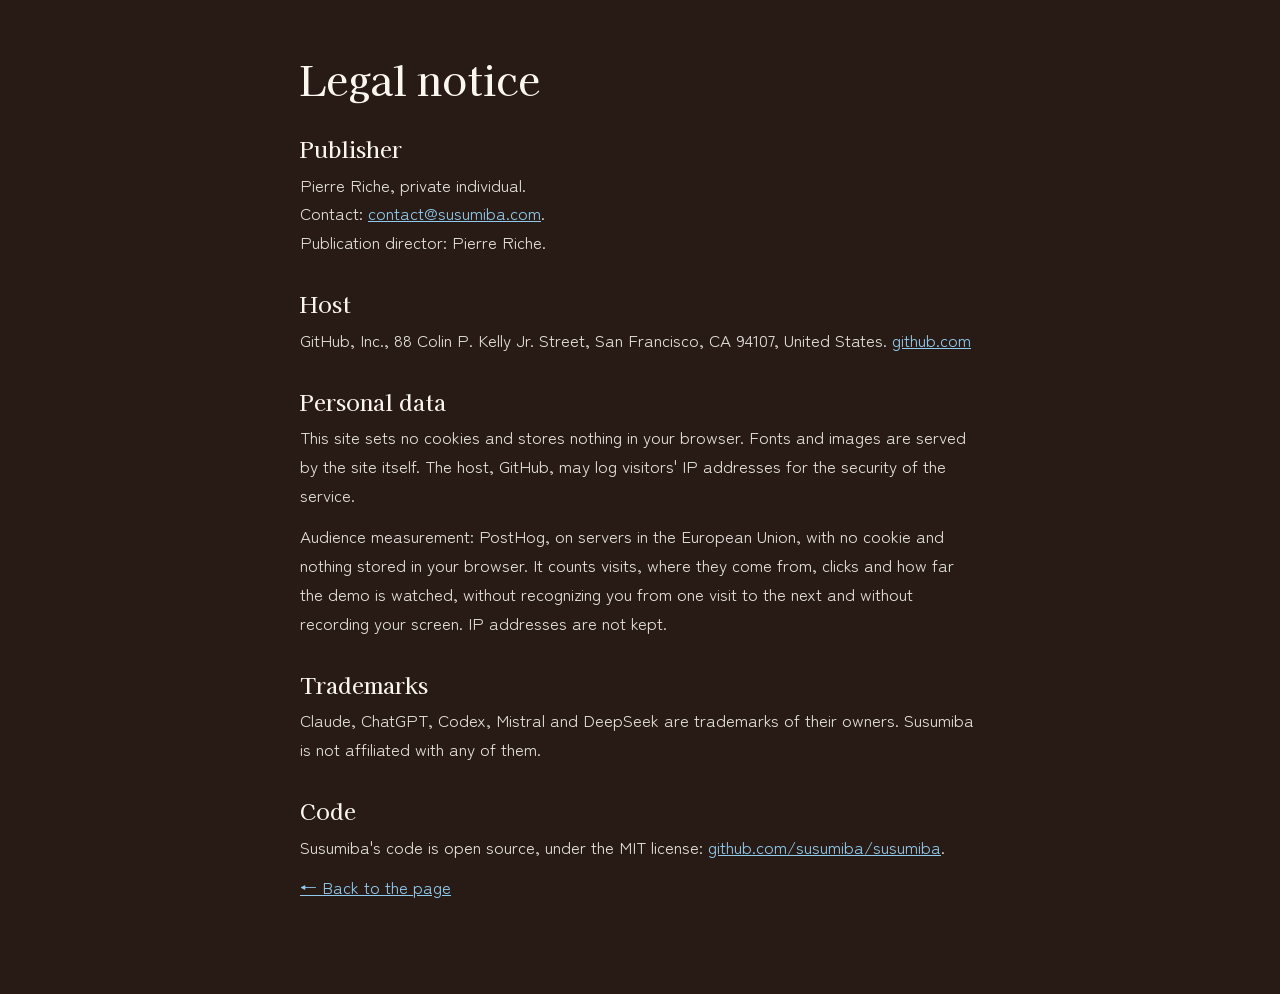
<file: legal.html>
<!doctype html>
<html lang="en">
<meta charset="utf-8">
<meta name="viewport" content="width=device-width, initial-scale=1">
<meta name="robots" content="noindex">
<title>Legal notice · Susumiba</title>
<link rel="stylesheet" href="/fonts/polices.css">
<style>
:root{color-scheme:dark; --fond:#281A14; --texte:#E3E2DB; --texte-doux:#ADB3AE; --coquille:#FBF7F0; --lien:#8FCBEF}
body{margin:0; background:var(--fond); color:var(--texte); font:400 17px/1.7 "Zen Maru Gothic", system-ui, sans-serif}
main{max-width:680px; margin:0 auto; padding:56px 16px 80px}
h1{font:500 40px/1.15 "Kaisei Tokumin", Georgia, serif; color:var(--coquille); margin:0 0 28px}
h2{font:500 22px/1.3 "Kaisei Tokumin", Georgia, serif; color:var(--coquille); margin:32px 0 8px}
p{margin:0 0 12px} a{color:var(--lien)}
</style>
<main>
<h1>Legal notice</h1>
<h2>Publisher</h2>
<p>Pierre Riche, private individual.<br>Contact: <a href="mailto:contact@susumiba.com">contact@susumiba.com</a>.<br>Publication director: Pierre Riche.</p>
<h2>Host</h2>
<p>GitHub, Inc., 88 Colin P. Kelly Jr. Street, San Francisco, CA 94107, United States. <a href="https://github.com">github.com</a></p>
<h2>Personal data</h2>
<p>This site sets no cookies and stores nothing in your browser. Fonts and images are served by the site itself. The host, GitHub, may log visitors' IP addresses for the security of the service.</p>
<p>Audience measurement: PostHog, on servers in the European Union, with no cookie and nothing stored in your browser. It counts visits, where they come from, clicks and how far the demo is watched, without recognizing you from one visit to the next and without recording your screen. IP addresses are not kept.</p>
<h2>Trademarks</h2>
<p>Claude, ChatGPT, Codex, Mistral and DeepSeek are trademarks of their owners. Susumiba is not affiliated with any of them.</p>
<h2>Code</h2>
<p>Susumiba's code is open source, under the MIT license: <a href="https://github.com/susumiba/susumiba">github.com/susumiba/susumiba</a>.</p>
<p><a href="/">← Back to the page</a></p>
</main>
</file>
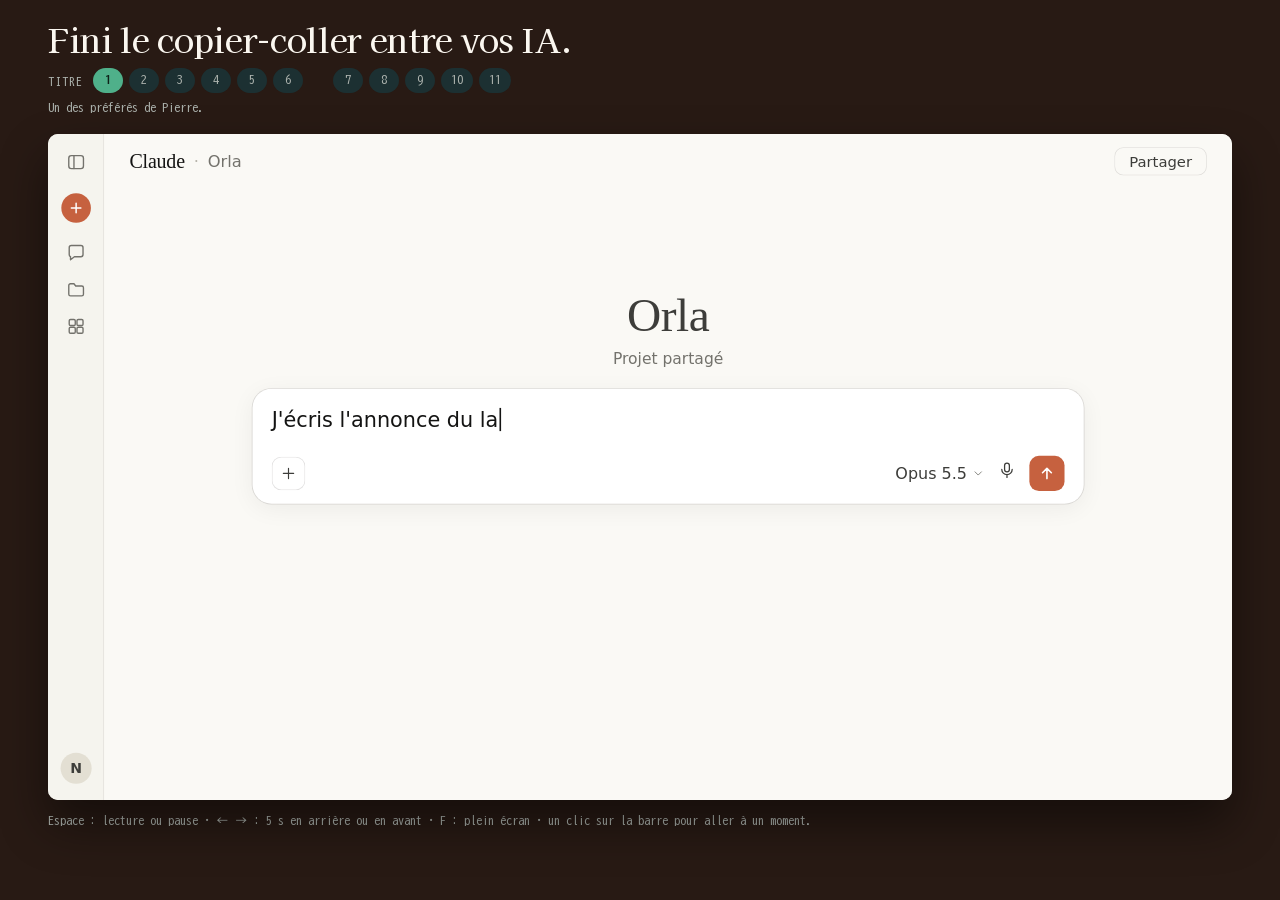
<file: fr/demo.html>
<!doctype html>
<html lang="fr">
<meta charset="utf-8">
<meta name="viewport" content="width=device-width, initial-scale=1">
<title>Démo n° 22</title>
<meta name="claude:viewport-fit-sides" content="cover">
<meta name="description" content="Susumiba, démo n° 22 : on ouvre dans la vraie session de Claude, qui recule et devient la session de Nora ; le projet commun, Léa au travail, le Greffier et les autres médiateurs, puis tous les humains et toutes les IA reliés.">
<link rel="stylesheet" href="/fonts/polices.css">
<style>
/* démo n° 22 : la n° 21 au rythme de lecture réel (repères mesurés, voir RYTHME), bande de sous-titre ajustée au texte et translucide, réseau final irrégulier. (n° 21 :) la version B de la n° 20 (un seul sous-titre), ouverte par la fenêtre de Claude de la A, qui recule jusqu'à la place de la session abstraite. (anciennement : démo n° 20, version B, le sous-titre) : une vidéo en 16:9 avec un seul texte à lire, un gros sous-titre ; le reste est à regarder (sessions abstraites, bonshommes, étiquettes d'outils en texte, jamais de logo). Le lecteur est dans l'image, comme une vidéo. */
:root{
  color-scheme:dark;
  --fond:#281A14; --creux:#1C3032; --texte:#E3E2DB; --texte-doux:#ADB3AE; --coquille:#FBF7F0;
  --feuille:#EFECE2; --encre:#1E231F; --encre-douce:#6A706B; --laque:#2E2420; --nuit:#1E1511;
  --sceau:#8A3835; --sceau-texte:#A23B32; --nora:#E9B48E; --thomas:#8EC3E6; --marc:#9FD0C4; --jonas:#A6C98E; --lea:#B3A8E0; --hugo:#E7C77F;
  /* Claude, thème clair */
  --cl-fond:#FAF9F5; --cl-rail:#F5F4EE; --cl-moi:#F0EEE6; --cl-trait:rgba(31,30,29,.13); --cl-encre:#141413; --cl-doux:#73726C; --cl-orange:#C6613F;
  /* ChatGPT, thème clair */
  --gp-fond:#FFFFFF; --gp-rail:#F9F9F9; --gp-moi:#F4F4F4; --gp-encre:#0D0D0D; --gp-doux:#8F8F8F;
  --ombre-portee:0 24px 48px rgba(0,0,0,.45);
  --f-titre:"Kaisei Tokumin", "Hiragino Mincho ProN", Georgia, serif;
  --f-texte:"Zen Maru Gothic", "Hiragino Maru Gothic ProN", system-ui, sans-serif;
  --f-fixe:"BIZ UDGothic", ui-monospace, Menlo, monospace;
  --f-appli:system-ui, -apple-system, "Segoe UI", Roboto, Helvetica, Arial, sans-serif;
  --f-reponse:Georgia, "Iowan Old Style", "Times New Roman", serif;
  --entre:cubic-bezier(.2,.7,.1,1); --sursaut:cubic-bezier(.34,1.56,.64,1); --aspire:cubic-bezier(.65,0,.35,1);
  --geste:180ms; --apparait:400ms; --recul:1000ms; --entree:1200ms;
  --grain-papier:url("data:image/svg+xml;utf8,<svg xmlns='http://www.w3.org/2000/svg' width='240' height='240'><filter id='g'><feTurbulence type='fractalNoise' baseFrequency='.9' numOctaves='2' stitchTiles='stitch'/><feColorMatrix values='0 0 0 0 .12  0 0 0 0 .14  0 0 0 0 .1  0 0 0 1.4 -.45'/></filter><rect width='100%' height='100%' filter='url(%23g)' opacity='.1'/></svg>");
}
*{box-sizing:border-box}
html{background:var(--fond)}
body{margin:0; background:var(--fond); color:var(--texte); font:400 17px/1.6 var(--f-texte); -webkit-font-smoothing:antialiased; overflow-x:clip}
h1,h2,h3,p{margin:0}
button{font:inherit; color:inherit}
:focus-visible{outline:2px solid #8FCBEF; outline-offset:3px}
.page{position:relative; max-width:1336px; margin:0 auto; padding-block:20px 40px; padding-left:max(16px, env(safe-area-inset-left, 0px)); padding-right:max(16px, env(safe-area-inset-right, 0px))}
@media (min-width:1024px){ .page{padding-left:max(48px, env(safe-area-inset-left, 0px)); padding-right:max(48px, env(safe-area-inset-right, 0px))} }
.tete{max-width:1240px; margin:0 auto}
.tete h2{font:500 clamp(24px, 2.6vw, 34px)/1.15 var(--f-titre); color:var(--coquille); letter-spacing:-.01em; text-wrap:balance}
.choix{max-width:1240px; margin:10px auto 0; display:flex; flex-wrap:wrap; align-items:center; gap:6px}
.choix-nom{font:400 12px/1 var(--f-fixe); letter-spacing:.08em; text-transform:uppercase; color:var(--texte-doux); margin-right:4px}
.choix button{appearance:none; border:0; border-radius:14px; background:var(--creux); padding:6px 10px; min-width:30px; color:var(--texte-doux); font:400 12.5px/1 var(--f-fixe); cursor:pointer}
.choix button[aria-pressed="true"]{background:#4FB08A; color:#0E2219; font-weight:700}
.choix .sep{width:18px}
.raison{max-width:1240px; margin:6px auto 0; min-height:1.4em; font:400 12.5px/1.4 var(--f-fixe); color:var(--texte-doux)}

/* ===== la vidéo : un plateau de 1600 × 900, toujours en 16:9 ===== */
.scene:focus-visible{outline:none}
.scene:fullscreen{max-width:none; max-height:none; width:100vw; height:100vh; aspect-ratio:auto; border-radius:0; margin:0}
.scene{position:relative; margin:18px auto 0; max-width:1240px; aspect-ratio:16 / 9; max-height:calc(100vh - 150px); border-radius:10px; overflow:hidden; background:#000; box-shadow:var(--ombre-portee); cursor:pointer; user-select:none; -webkit-user-select:none}
.plateau{position:absolute; left:0; top:0; width:1600px; height:900px; transform-origin:0 0; transform:translate(var(--dx, 0), var(--dy, 0)) scale(var(--k, 1)); background:var(--feuille) var(--grain-papier); color:var(--encre); overflow:hidden}
.m{display:none} .m.on{display:block} .m:not(.on){display:none !important}
.fil .outil.on, .fil .reflexion.on, .fil .carte-doc.on{display:flex}
.vi{display:none} .vi.on{display:inline}
.on.arrive{animation:entre var(--apparait) var(--entre) both}
@keyframes entre{ from{opacity:0; transform:translateY(8px)} }
.tape::after{content:""; display:inline-block; width:2px; height:1.1em; margin-left:2px; vertical-align:-.18em; background:currentColor}
.saut *, .saut *::before, .saut *::after{transition:none !important; animation:none !important}
.ic{width:1em; height:1em; flex:none; fill:none; stroke:currentColor; stroke-width:1.6; stroke-linecap:round; stroke-linejoin:round}

/* ===== Claude : la session de Nora ===== */
.cl{position:absolute; inset:0; z-index:5; overflow:hidden; background:rgba(250,249,245,var(--bg, 1)); color:var(--cl-encre); font-family:var(--f-appli); left:0; top:0; width:1600px; height:900px; transform-origin:0 0}
.cl-rail{position:absolute; left:0; top:0; bottom:0; width:76px; display:flex; flex-direction:column; align-items:center; gap:22px; padding-top:24px; background:var(--cl-rail); box-shadow:inset -1px 0 0 var(--cl-trait); color:var(--cl-doux); font-size:28px}
.cl-rail .nouveau{width:40px; height:40px; border-radius:50%; display:grid; place-items:center; background:var(--cl-orange); color:#fff; font-size:22px; margin:6px 0 4px}
.cl-rail .moi{margin-top:auto; margin-bottom:22px; width:42px; height:42px; border-radius:50%; display:grid; place-items:center; background:#E3DFD3; color:#3D3D3A; font:600 19px/1 var(--f-appli)}
.cl-haut{position:absolute; left:76px; right:0; top:0; height:74px; display:flex; align-items:center; justify-content:space-between; padding:0 34px; font:400 22px/1 var(--f-appli); color:#3D3D3A}
.cl-haut .chemin{display:flex; align-items:center; gap:12px; white-space:nowrap}
.cl-haut .chemin .projet-nom{color:var(--cl-doux)}
.cl-haut .chemin .sep{color:#B7B5AC}
.cl-haut .chemin .ic{font-size:18px; color:var(--cl-doux)}
.cl-haut .partager{padding:9px 20px; border-radius:12px; box-shadow:inset 0 0 0 1px var(--cl-trait); font-size:20px}
.cl-accueil{position:absolute; left:76px; right:0; top:210px; text-align:center; font:400 64px/1.1 var(--f-reponse); color:#3D3D3A; letter-spacing:-.01em; transition:opacity var(--apparait) var(--entre)}
.cl-accueil small{display:block; margin-top:14px; font:400 21px/1 var(--f-appli); color:var(--cl-doux); letter-spacing:0}
.scene:not(.neuf) .cl-accueil{opacity:0}
/* le fil de la conversation */
.fil{position:absolute; left:318px; width:1040px; top:88px; bottom:196px; display:flex; flex-direction:column; justify-content:flex-start; gap:22px; overflow:hidden}
.scene.neuf .fil{opacity:0}
.fil .moi{align-self:flex-end; max-width:82%; padding:14px 22px; border-radius:20px; background:var(--cl-moi); font:400 26px/1.4 var(--f-appli)}
.fil .ia{font:400 27px/1.45 var(--f-reponse); color:var(--cl-encre)}
.fil .ia b{font-weight:700}
.fil .outil{display:flex; align-items:center; gap:10px; font:400 20px/1.3 var(--f-appli); color:var(--cl-doux)}
.reflexion{display:flex; gap:7px; padding:10px 2px}
.reflexion i{width:11px; height:11px; border-radius:50%; background:var(--cl-orange); animation:pense 900ms ease-in-out infinite}
.reflexion i:nth-child(2){animation-delay:150ms} .reflexion i:nth-child(3){animation-delay:300ms}
@keyframes pense{ 0%,100%{opacity:.25; transform:scale(.8)} 50%{opacity:1; transform:none} }
.outil .tourne{width:16px; height:16px; border-radius:50%; border:2px solid #D9D6CB; border-top-color:var(--cl-orange); animation:tourne 800ms linear infinite}
@keyframes tourne{ to{transform:rotate(360deg)} }
/* la réponse d'ouverture : la ligne rouge, puis les tampons */
.compte{font:400 34px/1.3 var(--f-reponse); color:var(--sceau-texte); opacity:0; transform:translateY(10px); transition:opacity var(--apparait) var(--entre), transform var(--apparait) var(--entre), color 600ms var(--entre)}
.compte.on{opacity:1; transform:none}
.compte.calme{color:var(--cl-encre)}
.lignes{display:flex; flex-direction:column; gap:18px; margin-top:4px}
.lg{display:grid; grid-template-columns:280px 1fr; align-items:baseline; gap:20px}
.lg .nom{display:flex; align-items:baseline; gap:10px; font:700 28px/1.2 var(--f-appli); color:var(--cl-encre); opacity:0; transform:scale(1.18); transform-origin:0 50%; transition:opacity var(--geste) var(--sursaut), transform var(--geste) var(--sursaut), color var(--apparait) var(--entre)}
.lg .nom::before{content:""; flex:none; width:13px; height:13px; border-radius:50%; background:var(--c); transform:translateY(-2px)}
.lg .nom small{font-weight:400; color:var(--cl-doux); font-size:21px}
.lg .nom.on{opacity:1; transform:none}
.lg .nom.rouge{color:var(--sceau-texte)}
.lg .res{font:400 27px/1.35 var(--f-reponse); opacity:0; transform:translateX(10px); transition:opacity var(--apparait) var(--entre), transform var(--apparait) var(--entre)}
.lg .res.on{opacity:1; transform:none}
.lg .res b{font-weight:700}
.rouge-mot{transition:color var(--apparait) var(--entre)} .rouge-mot.on{color:var(--sceau-texte)}
/* la carte de l'artefact dans le fil */
.carte-doc{display:flex; align-items:center; gap:14px; padding:12px 16px; border-radius:14px; background:#fff; box-shadow:inset 0 0 0 1px var(--cl-trait); font:500 19px/1.25 var(--f-appli)}
.carte-doc .ic{font-size:30px; padding:6px; border-radius:9px; background:var(--cl-moi); color:#3D3D3A; box-sizing:content-box}
.carte-doc small{display:block; font-weight:400; font-size:16px; color:var(--cl-doux)}
/* la barre de saisie, comme dans l'appli */
.saisie{position:absolute; left:318px; width:1040px; top:722px; height:144px; display:flex; flex-direction:column; justify-content:space-between; padding:22px 24px 16px; border-radius:24px; background:#fff; box-shadow:0 0 0 1px var(--cl-trait), 0 6px 30px rgba(20,20,19,.06); font:400 26px/1.35 var(--f-appli); color:var(--cl-doux); transition:transform var(--apparait) var(--entre)}
.scene.neuf .saisie{transform:translateY(-372px) scale(1.08)}
.saisie .texte{min-height:1.35em}
.saisie:has(.ecrit.on) .indice{display:none}
.saisie .ecrit{display:none; color:var(--cl-encre)} .saisie .ecrit.on{display:inline}
.outils{display:flex; align-items:center; gap:16px; color:#3D3D3A; font-size:21px}
.outils .plus{width:42px; height:42px; border-radius:12px; display:grid; place-items:center; box-shadow:inset 0 0 0 1px var(--cl-trait); font-size:22px}
.outils .modele{margin-left:auto; display:flex; align-items:center; gap:6px; color:#3D3D3A; font-size:20px}
.outils .modele .ic{font-size:16px; color:var(--cl-doux)}
.outils .micro{font-size:24px; color:#3D3D3A}
.outils .envoyer{width:44px; height:44px; border-radius:12px; display:grid; place-items:center; background:#E9C4B5; color:#fff; font-size:22px; transition:background-color var(--geste) var(--entre)}
.saisie.plein .envoyer{background:var(--cl-orange)}

.marque-cl{font:500 27px/1 var(--f-reponse); color:#141413; letter-spacing:-.01em}
.lg .nom{padding:3px 12px 5px; border-radius:10px; background:color-mix(in srgb, var(--c) 60%, transparent); justify-self:start}
.lg .nom::before{display:none}
.lg .nom small{color:#4F4D47}

/* n° 21 : la fenêtre recule jusqu'à la session abstraite ; tout est piloté par x (voir rendu) */
.cl-in{position:absolute; left:0; top:0; width:1600px; height:900px; transform-origin:0 0}
.cl .cl-rail, .cl .cl-haut, .cl .saisie, .cl .lg .nom small, .cl .fil .moi.on, .cl .compte.on, .cl .lg .res.on, .cl .reflexion.on{opacity:var(--tx, 1)}
.cl .lg .nom.on{opacity:var(--tp, 1)}
.cl.mv *{transition:none !important}
.ses-in{position:absolute; left:0; top:0; right:0; bottom:0}
.ombre{position:absolute; left:50px; top:80px; width:640px; height:460px; border-radius:22px; box-shadow:0 22px 50px rgba(30,35,31,.16), 0 2px 8px rgba(30,35,31,.1); opacity:0; pointer-events:none}


/* ===== le visuel : à regarder, pas à lire (seuls les prénoms et les noms d'outils se lisent) ===== */
.vis{position:absolute; inset:0; z-index:2; transform-origin:940px 310px; transition:opacity var(--recul) var(--aspire), transform var(--recul) var(--aspire)}
.scene.nuage .vis{opacity:0; transform:scale(.6)}
#fils{position:absolute; left:0; top:0; width:1600px; height:900px; z-index:1; pointer-events:none}
/* un seul point focal : le reste reste visible, atténué */
.ap{opacity:0; transition:opacity var(--apparait) var(--entre), transform var(--apparait) var(--entre)}
.ap.on{opacity:.35} .ap.on.foc{opacity:1}
.pill{display:inline-flex; align-items:center; gap:6px; padding:3px 14px 4px; border-radius:999px; background:var(--c); color:#1E231F; font:700 20px/1.25 var(--f-texte); white-space:nowrap}
.pill .ic{font-size:.9em; stroke-width:2.4}
.tag{display:inline-block; padding:3px 11px 4px; border-radius:8px; background:#E4E0D3; color:#4A4F4B; font:600 17px/1.25 var(--f-appli); white-space:nowrap}

/* la session abstraite de Nora, aux codes de Claude */
.ses{position:absolute; left:50px; top:80px; width:640px; height:460px; border-radius:22px; background:#FAF9F5; overflow:hidden}
.ses-haut{position:absolute; left:0; right:0; top:0; height:56px; display:flex; align-items:center; justify-content:space-between; padding:0 22px; box-shadow:inset 0 -1px 0 rgba(31,30,29,.08)}
.conv{position:absolute; left:0; right:0; top:56px; bottom:0; overflow:hidden; -webkit-mask-image:linear-gradient(transparent 0, #000 40px); mask-image:linear-gradient(transparent 0, #000 40px)}
.conv-in{position:absolute; left:0; right:0; top:0; padding:14px 24px 0; display:flex; flex-direction:column; gap:8px; transition:transform var(--apparait) var(--entre)}
.ln{display:flex; gap:8px; height:12px}
.w{display:block; flex:none; height:12px; border-radius:6px; background:#D9D6CB; transform:scaleX(var(--p, 0)); transform-origin:0 50%}
.bulle{align-self:flex-end; width:380px; padding:13px 20px; border-radius:20px; background:#F0EEE6; flex-direction:column; gap:12px}
.bulle.on{display:flex}
.bulle .w{background:#B9B6AB}
.ses .bulle .w, .ses .blk .w{--p:1}
.pense{gap:8px; padding:6px 2px; height:30px; align-items:center}
.pense.on{display:flex}
.pense i{width:11px; height:11px; border-radius:50%; background:#C6613F; animation:pense 900ms ease-in-out infinite}
.pense i:nth-child(2){animation-delay:150ms} .pense i:nth-child(3){animation-delay:300ms}
.pense2{position:absolute; left:24px; bottom:14px; z-index:3; padding:8px 12px; border-radius:14px; background:#FAF9F5}
@keyframes pense{ 0%,100%{opacity:.25; transform:scale(.8)} 50%{opacity:1; transform:none} }
.blk{flex-direction:column; gap:6px}
.blk.on{display:flex}
.blk .pill{align-self:flex-start; font-size:17px; padding:1px 12px 2px}
.docs{position:relative; height:236px; flex:none}
.dc{position:absolute; left:0; top:0; width:290px; height:236px; padding:16px 20px; border-radius:14px; background:#fff; box-shadow:0 0 0 1px rgba(31,30,29,.1), 0 8px 22px rgba(31,30,29,.08); transition:transform var(--recul) var(--aspire), opacity var(--recul) var(--aspire)}
.dc .ti{display:block; width:130px; height:14px; margin-bottom:18px; border-radius:7px; background:#BDB8AA}
.rw{position:relative; display:flex; align-items:center; gap:10px; height:12px; margin-bottom:10px}
.rw+.rw{margin-top:0}
.sg{position:relative; flex:none; width:54px; height:12px; border-radius:6px; background:var(--c); transform:scaleX(var(--p, 0)); transform-origin:0 50%}
.sg::after{content:""; position:absolute; inset:0; border-radius:6px; background:#A23B32; opacity:0; transition:opacity var(--apparait) var(--entre)}
.sg.lum::after{opacity:1}
.rw .pill{position:absolute; left:64px; top:-9px; z-index:2; font-size:17px; padding:1px 12px 2px; box-shadow:0 3px 10px rgba(31,30,29,.18)}
.dA{transform:translateX(151px)}
.rw .pill.nora{left:150px}

/* le projet : un disque, avec dedans le sceau du Greffier */
.disk{position:absolute; left:832px; top:202px; width:216px; height:216px; border-radius:50%; background:var(--coquille); box-shadow:0 0 0 3px rgba(30,35,31,.14), 0 18px 40px rgba(30,35,31,.16); display:flex; flex-direction:column; align-items:center; justify-content:center; gap:9px}
.disk.on{transition:opacity var(--apparait) var(--entre), transform var(--apparait) var(--entre)}
.scene.grand .disk{transform:scale(1.2)}
.disk b{font:500 42px/1 var(--f-titre); letter-spacing:-.01em}
.disk .gl{font:600 16px/1 var(--f-appli); color:#6A706B}
.sc{position:relative; width:46px; height:46px; border-radius:12px; display:grid; place-items:center; background:#9AA39B; color:#fff; font-size:28px}
.sc::after{content:""; position:absolute; inset:0; border-radius:12px; background:#8A3835; opacity:0; transition:opacity var(--apparait) var(--entre)}
.sc .ic{position:relative; z-index:1; stroke-width:1.7}
.sc.lum::after{opacity:1}
.sc{transition:transform var(--geste) var(--sursaut)}
.sc.lum{transform:scale(1.14)}
.sc.vide{background:none; box-shadow:none; border:2.5px dashed #9AA39B; color:#9AA39B}
.sc.vide::after{display:none}
.chip{position:absolute; top:48px; width:140px; display:flex; flex-direction:column; align-items:center; gap:8px}
.chip .nm{font:600 18px/1 var(--f-appli); color:#3D423E; white-space:nowrap}

/* les personnes : un bonhomme, une étiquette d'outil en texte */
.pers{position:absolute; width:130px; display:flex; flex-direction:column; align-items:center}
.pers .bonh{display:block; width:56px; height:52px; margin-top:6px}
.pers .trait{width:2px; height:10px; background:#9AA39B}
.term{position:absolute; left:880px; top:455px; width:160px; height:135px; border-radius:14px; background:#1B1F1D; overflow:hidden; box-shadow:0 14px 30px rgba(30,35,31,.3); transform:scale(.8); transform-origin:100% 100%}
.term.on{transform:none}
.term .tb{position:absolute; left:0; right:0; top:0; height:22px; padding:7px 10px; display:flex; gap:5px; background:#262B28; z-index:2}
.term .tb i{width:7px; height:7px; border-radius:50%; background:#5F6B66}
.term .tn{position:absolute; left:12px; right:8px; top:30px}
.tl{display:flex; gap:6px; height:8px; margin-bottom:10px}
.tl i{display:block; height:8px; border-radius:4px}
.carte{position:absolute; left:0; top:0; z-index:4; width:84px; height:56px; margin:-28px 0 0 -42px; border-radius:6px; background:#fff; box-shadow:inset 5px 0 0 var(--lea), 0 8px 20px rgba(30,35,31,.25); opacity:0; pointer-events:none; background-image:linear-gradient(#D9D6CB, #D9D6CB), linear-gradient(#D9D6CB, #D9D6CB); background-repeat:no-repeat; background-size:46px 7px, 30px 7px; background-position:20px 16px, 20px 32px}

/* le sous-titre : l'unique texte à lire, en bas de l'image */
.stz{position:absolute; left:150px; width:1300px; bottom:120px; z-index:9; display:grid; justify-items:center; align-items:end; pointer-events:none}
.st{grid-area:1 / 1; width:max-content; max-width:1300px; white-space:nowrap; padding:20px 38px 24px; border-radius:18px; background:rgba(24,16,13,.8); color:var(--coquille); font:500 44px/1.28 var(--f-titre); text-align:center; opacity:0; transform:translateY(12px)}
.st.on{opacity:1; transform:none; transition:opacity 250ms var(--entre), transform 250ms var(--entre)}

/* la fin */
.fin .pile{display:grid; place-items:center; width:1500px; height:340px}
.fin .pile > *{grid-area:1 / 1}
.carton.fin .gros{font-size:62px}
.fin .fin2{display:flex; flex-direction:column; align-items:center}
.fin .marque{display:flex; align-items:center; gap:24px; margin-top:46px; font:500 62px/1 var(--f-titre); letter-spacing:.16em; color:var(--coquille); opacity:0; transform:translateY(8px); transition:opacity var(--apparait) var(--entre), transform var(--apparait) var(--entre)}
.fin .marque.on{opacity:1; transform:none}
.fin .marque .sceau{width:60px; height:60px}
.fin .sous{font:500 62px/1.15 var(--f-titre); color:var(--coquille); opacity:0; transform:translateY(8px); transition:opacity var(--apparait) var(--entre), transform var(--apparait) var(--entre)}
.fin .sous.on{opacity:1; transform:none}
.fd{opacity:0; transition:opacity var(--apparait) var(--entre)}
.fd.on{opacity:1}

/* ===== le carton de fin ===== */
.carton{position:absolute; inset:0; z-index:10; display:flex; flex-direction:column; justify-content:center; align-items:center; text-align:center; background:var(--nuit); color:var(--coquille); opacity:0; pointer-events:none; transition:opacity 300ms var(--entre)}
.carton.on{opacity:1}
.carton .gros{font:500 72px/1.15 var(--f-titre); letter-spacing:-.01em; opacity:0; transform:translateY(8px); transition:opacity 300ms var(--entre), transform 300ms var(--entre)}
.carton .gros.on{opacity:1; transform:none}

.sceau svg{display:block; width:100%; height:100%}

/* ===== le lecteur, dans l'image ===== */
.lecteur{position:absolute; left:0; right:0; bottom:0; z-index:20; padding:40px 16px 8px; background:linear-gradient(transparent, rgba(0,0,0,.55)); opacity:0; transition:opacity 250ms ease; cursor:default}
.scene.montre .lecteur, .scene.arret .lecteur, .lecteur:focus-within{opacity:1}
.piste{position:relative; height:16px; display:flex; align-items:center; gap:3px; cursor:pointer; touch-action:none}
.seg{position:relative; flex:var(--w) 1 0; height:4px; border-radius:2px; background:rgba(255,255,255,.3); overflow:hidden; transition:height 120ms ease}
.piste:hover .seg{height:7px}
.seg i{position:absolute; inset:0; background:#E9584C; transform-origin:0 50%; transform:scaleX(var(--p, 0))}
.curseur{position:absolute; top:50%; width:14px; height:14px; margin:-7px 0 0 -7px; border-radius:50%; background:#E9584C; left:var(--x, 0%); transform:scale(.0); transition:transform 120ms ease; pointer-events:none}
.scene.montre .curseur, .scene.arret .curseur, .piste:hover .curseur{transform:none}
.commandes{display:flex; align-items:center; gap:14px; margin-top:4px; color:#fff; font:500 14px/1 var(--f-appli)}
.commandes button{appearance:none; border:0; background:none; padding:6px; border-radius:6px; display:grid; place-items:center; cursor:pointer; color:#fff}
.commandes button svg{width:22px; height:22px; fill:currentColor}
.temps{font-variant-numeric:tabular-nums; opacity:.92}
.commandes .plein{margin-left:auto}
.chapitre{opacity:.85; overflow:hidden; text-overflow:ellipsis; white-space:nowrap; min-width:0}
.chapitre::before{content:"·"; margin-right:10px; opacity:.7}
.flash{position:absolute; left:50%; top:50%; z-index:21; width:76px; height:76px; margin:-38px 0 0 -38px; border-radius:50%; display:grid; place-items:center; background:rgba(0,0,0,.55); opacity:0; pointer-events:none}
.flash svg{width:34px; height:34px; fill:#fff}
.flash.va{animation:flash 650ms ease-out}
@keyframes flash{ from{opacity:1; transform:scale(.8)} to{opacity:0; transform:scale(1.3)} }
.saut-txt{position:absolute; top:50%; z-index:21; margin-top:-22px; padding:10px 16px; border-radius:22px; background:rgba(0,0,0,.55); color:#fff; font:600 15px/1 var(--f-appli); opacity:0; pointer-events:none}
.saut-txt.g{left:12%} .saut-txt.d{right:12%}
.saut-txt.va{animation:flash 650ms ease-out}
.aide{max-width:1240px; margin:12px auto 0; font:400 12.5px/1.5 var(--f-fixe); color:var(--texte-doux)}
@media (max-width:639px){ .commandes{gap:8px; margin-top:0; font-size:11px} .commandes button{padding:3px} .commandes button svg{width:17px; height:17px} .lecteur{padding:12px 8px 0; background:linear-gradient(transparent, rgba(0,0,0,.45))} .piste{height:12px} .scene{border-radius:8px} }
@media (prefers-reduced-motion:reduce){ *{transition:none !important; animation:none !important} }
/* ?nu : la vidéo seule, pour la page du site (dans un cadre en 16:9) */
html.nu, html.nu body{background:#000; overflow:hidden}
.nu .tete, .nu .choix, .nu .raison, .nu .aide{display:none}
.nu .page{max-width:none; padding:0}
.nu .scene{margin:0; width:100vw; height:100vh; max-width:none; max-height:none; aspect-ratio:auto; border-radius:0; box-shadow:none}
html.agrandi{overflow:hidden}
html.agrandi .scene{position:fixed; inset:0; z-index:100; width:100vw; height:100dvh; max-width:none; max-height:none; margin:0; border-radius:0; aspect-ratio:auto}
</style>

<main class="page">
  <header class="tete"><h2 id="titre">Fini le copier-coller entre vos IA.</h2></header>
  <div class="choix" id="choix" role="group" aria-label="Titre à choisir"><span class="choix-nom">Titre</span></div>
  <p class="raison" id="raison"></p>

  <div class="scene" id="scene" role="region" aria-roledescription="vidéo" aria-label="Dans Claude, Nora demande ce qu'ont fait les autres pour l'annonce du lancement d'Orla : sa session lui liste cinq nouveautés, Hugo, Thomas, Marc, Jonas et Léa. La fenêtre recule et devient la session de Nora, reliée au projet commun, où les autres ont déposé leur travail. Léa travaille encore ; quand elle a fini, le projet apporte son résultat à Nora, qui retouche le passage. Au centre, des médiateurs : le Greffier, la Centrifugeuse, et les vôtres. Puis des humains et des IA, mêlés sans ordre, chacun avec ses IA, se relient tous à un projet commun." tabindex="0">
    <div class="plateau" id="plateau">

      <!-- Claude : la vraie fenêtre, en grand (0 à 9 s), puis elle recule jusqu'à la place de la session abstraite -->
      <div class="cl" id="cl"><div class="cl-in" id="cl-in">
        <nav class="cl-rail" aria-hidden="true">
          <svg class="ic" viewBox="0 0 24 24"><rect x="3.5" y="4.5" width="17" height="15" rx="3"/><path d="M9.5 4.5v15"/></svg>
          <span class="nouveau"><svg class="ic" viewBox="0 0 24 24" style="stroke-width:2.2"><path d="M12 5v14M5 12h14"/></svg></span>
          <svg class="ic" viewBox="0 0 24 24"><path d="M4 6.5A2.5 2.5 0 0 1 6.5 4h11A2.5 2.5 0 0 1 20 6.5v8a2.5 2.5 0 0 1-2.5 2.5H10l-4.5 3.5V17A2.5 2.5 0 0 1 4 14.5z"/></svg>
          <svg class="ic" viewBox="0 0 24 24"><path d="M3.5 7.5A2 2 0 0 1 5.5 5.5h4l2 2.5h7a2 2 0 0 1 2 2v7.5a2 2 0 0 1-2 2h-13a2 2 0 0 1-2-2z"/></svg>
          <svg class="ic" viewBox="0 0 24 24"><rect x="4" y="4" width="7" height="7" rx="1.5"/><rect x="13" y="4" width="7" height="7" rx="1.5"/><rect x="4" y="13" width="7" height="7" rx="1.5"/><rect x="13" y="13" width="7" height="7" rx="1.5"/></svg>
          <span class="moi">N</span>
        </nav>
        <header class="cl-haut">
          <span class="chemin"><span class="marque-cl">Claude</span><span class="sep">·</span><span class="projet-nom">Orla</span><span class="vi" data-t="2.6"><span class="sep">/</span> Annonce du lancement <svg class="ic" viewBox="0 0 24 24"><path d="M6 9l6 6 6-6"/></svg></span></span>
          <span class="partager">Partager</span>
        </header>
        <h1 class="cl-accueil">Orla<small>Projet partagé</small></h1>

        <div class="fil" id="fil">
          <p class="moi m" data-t="2.6">J'écris l'annonce du lancement d'Orla aux 12 000 inscrits. Qu'ont fait les autres ?</p>
          <div class="reflexion m" data-t="2.7" data-jusqua="3.1"><i></i><i></i><i></i></div>
          <div class="reponse">
            <p class="compte" id="compte" data-t="3.1">Depuis ta dernière session, 5 nouveautés te concernent.</p>
            <div class="lignes">
              <div class="lg"><p class="nom" data-t="3.9" data-rouge="3.9,4.8" style="--c:var(--hugo)">Hugo <small>· direction</small></p><p class="res" data-t="4.0">A tranché : <b>3 mois offerts</b> aux inscrits, pas de prix le jour J.</p></div>
              <div class="lg"><p class="nom" data-t="4.8" data-rouge="4.8,5.7" style="--c:var(--thomas)">Thomas <small>· finance</small></p><p class="res" data-t="4.9">A chiffré les 3 mois : <b>11 000 €</b>, ça tient.</p></div>
              <div class="lg"><p class="nom" data-t="5.7" data-rouge="5.7,6.6" style="--c:var(--marc)">Marc <small>· publicité</small></p><p class="res" data-t="5.8">A testé 3 accroches : <b>« Une nuit, et tout est rangé »</b> gagne.</p></div>
              <div class="lg"><p class="nom" data-t="6.6" data-rouge="6.6,7.5" style="--c:var(--jonas)">Jonas <small>· support</small></p><p class="res" data-t="6.7">A formé 6 personnes et écrit <b>20 réponses</b> aux inscrits.</p></div>
              <div class="lg"><p class="nom" data-t="7.5" data-rouge="7.5,8.4" style="--c:var(--lea)">Léa <small>· produit</small></p><p class="res" data-t="7.6">En session depuis 9 h : finit les <b>tests Android</b>.</p></div>
            </div>
          </div>
        </div>

        <div class="saisie" id="saisie">
          <p class="texte"><span class="indice vi" data-t="0" data-jusqua="2.6">Comment puis-je vous aider aujourd'hui ?</span><span class="indice vi" data-t="2.6">Répondre…</span><span class="ecrit" data-t=".3" data-jusqua="2.6" data-cps="40" data-txt="J'écris l'annonce du lancement d'Orla aux 12 000 inscrits. Qu'ont fait les autres ?"></span></p>
          <div class="outils">
            <span class="plus"><svg class="ic" viewBox="0 0 24 24"><path d="M12 5v14M5 12h14"/></svg></span>
            <span class="modele">Opus 5.5 <svg class="ic" viewBox="0 0 24 24"><path d="M6 9l6 6 6-6"/></svg></span>
            <span class="micro"><svg class="ic" viewBox="0 0 24 24"><rect x="9" y="3" width="6" height="11" rx="3"/><path d="M5.5 11a6.5 6.5 0 0 0 13 0M12 17.5V21"/></svg></span>
            <span class="envoyer"><svg class="ic" viewBox="0 0 24 24" style="stroke-width:2.2"><path d="M12 19V5M6 11l6-6 6 6"/></svg></span>
          </div>
        </div>
      </div></div>

      <canvas id="fils" width="3200" height="1800" aria-hidden="true"></canvas>

      <div class="vis" id="vis" aria-hidden="true">
        <!-- la session abstraite de Nora (la fenêtre de Claude vient s'y poser entre 9 et 10 s) -->
        <div class="ombre" id="ombre"></div>
        <div class="ses ap" data-t="9" data-foc="9,10.9 11.2,11.8 12.05,12.65 12.9,13.5 17.5,21 22.6,28.5">
          <div class="ses-in" id="ses-in">
          <div class="ses-haut"><span class="pill" style="--c:var(--nora)">Nora</span><span class="tag">Claude</span></div>
          <div class="conv" id="conv"><div class="conv-in" id="conv-in">
          <div class="bulle m" data-t="9"><div class="ln"><i class="w" style="width:60px;background:#B9B6AB"></i><i class="w" style="width:38px;background:#B9B6AB"></i><i class="w" style="width:86px;background:#B9B6AB"></i><i class="w" style="width:52px;background:#B9B6AB"></i><i class="w" style="width:72px;background:#B9B6AB"></i></div><div class="ln"><i class="w" style="width:74px;background:#B9B6AB"></i><i class="w" style="width:46px;background:#B9B6AB"></i><i class="w" style="width:92px;background:#B9B6AB"></i><i class="w" style="width:58px;background:#B9B6AB"></i></div></div>
          <div class="blk m" data-t="9"><span class="pill" style="--c:var(--hugo)">Hugo</span><div class="ln"><i class="w" style="width:70px"></i><i class="w" style="width:42px"></i><i class="w" style="width:96px"></i><i class="w" style="width:58px"></i><i class="w" style="width:80px"></i></div><div class="ln"><i class="w" style="width:54px"></i><i class="w" style="width:88px"></i><i class="w" style="width:40px"></i><i class="w" style="width:64px"></i></div></div>
          <div class="blk m" data-t="9"><span class="pill" style="--c:var(--thomas)">Thomas</span><div class="ln"><i class="w" style="width:80px"></i><i class="w" style="width:50px"></i><i class="w" style="width:70px"></i><i class="w" style="width:90px"></i><i class="w" style="width:46px"></i></div><div class="ln"><i class="w" style="width:60px"></i><i class="w" style="width:96px"></i><i class="w" style="width:44px"></i></div></div>
          <div class="blk m" data-t="9"><span class="pill" style="--c:var(--marc)">Marc</span><div class="ln"><i class="w" style="width:64px"></i><i class="w" style="width:90px"></i><i class="w" style="width:52px"></i><i class="w" style="width:78px"></i><i class="w" style="width:40px"></i></div><div class="ln"><i class="w" style="width:86px"></i><i class="w" style="width:48px"></i><i class="w" style="width:70px"></i><i class="w" style="width:58px"></i></div></div>
          <div class="blk m" data-t="9"><span class="pill" style="--c:var(--jonas)">Jonas</span><div class="ln"><i class="w" style="width:92px"></i><i class="w" style="width:44px"></i><i class="w" style="width:68px"></i><i class="w" style="width:84px"></i><i class="w" style="width:50px"></i></div><div class="ln"><i class="w" style="width:50px"></i><i class="w" style="width:74px"></i><i class="w" style="width:96px"></i></div></div>
          <div class="blk m" data-t="9"><span class="pill" style="--c:var(--lea)">Léa</span><div class="ln"><i class="w" style="width:58px"></i><i class="w" style="width:86px"></i><i class="w" style="width:46px"></i><i class="w" style="width:72px"></i><i class="w" style="width:90px"></i></div><div class="ln"><i class="w" style="width:66px"></i><i class="w" style="width:40px"></i><i class="w" style="width:84px"></i><i class="w" style="width:52px"></i></div></div>
          <div class="docs m" data-t="16.8"><div class="dc dA"><i class="ti"></i>
<div class="rw"><i class="sg" style="--c:var(--hugo)" data-fill="17.55,18.05"></i><div class="ln"><i class="w" data-fill="17.65,17.95" style="width:120px"></i><i class="w" data-fill="17.95,18.25" style="width:60px"></i></div></div>
<div class="rw"><i class="sg" style="--c:var(--thomas)" data-fill="18.45,18.95"></i><div class="ln"><i class="w" data-fill="18.55,18.85" style="width:96px"></i><i class="w" data-fill="18.85,19.15" style="width:70px"></i></div></div>
<div class="rw"><i class="sg" style="--c:var(--marc)" data-fill="19.35,19.85"></i><div class="ln"><i class="w" data-fill="19.45,19.75" style="width:134px"></i><i class="w" data-fill="19.75,20.05" style="width:40px"></i></div></div>
<div class="rw"><i class="sg" style="--c:var(--jonas)" data-fill="20.25,20.75"></i><div class="ln"><i class="w" data-fill="20.35,20.65" style="width:84px"></i><i class="w" data-fill="20.65,20.95" style="width:80px"></i></div></div>
<div class="rw"><i class="sg" style="--c:var(--lea)" data-fill="20.95,21.45" data-lum="23.9,26.4"></i><div class="ln"><i class="w" data-fill="21.05,21.35" style="width:110px"></i><i class="w" data-fill="21.35,21.65" style="width:52px"></i><i class="w" data-fill="25.1,25.6" style="width:44px;background:var(--nora)"></i></div><span class="pill fd" style="--c:var(--lea)" data-t="24" data-jusqua="26">Léa</span><span class="pill nora fd" style="--c:var(--nora)" data-t="24.9" data-jusqua="26">Nora</span></div>
<div class="rw"><div class="ln"><i class="w" data-fill="21.60,22.05" style="width:150px"></i><i class="w" data-fill="22.05,22.50" style="width:70px"></i></div></div>
</div>
</div>
          </div>
          </div>
          </div>
        </div>

        <!-- le projet -->
        <div class="disk ap" data-t="9.3" data-foc="9.3,9.8 21.8,22.7 28.5,38.5">
          <b>Orla</b>
          <span class="sc" data-lum="28.7,38.5"><svg class="ic" viewBox="0 0 24 24"><path d="M15.5 4.5l4 4L9 19H5v-4z"/><path d="M13.5 6.5l4 4"/></svg></span>
          <span class="gl">Greffier</span>
        </div>
        <div class="chip ap" data-t="33.6" data-foc="33.5,38.5" style="left:805px"><span class="sc" data-lum="33.7,35"> <svg class="ic" viewBox="0 0 24 24"><circle cx="12" cy="12" r="7"/><path d="M12 5v4M19 12h-4M12 19v-4M5 12h4"/></svg></span><span class="nm">Centrifugeuse</span></div>
        <div class="chip ap" data-t="35.3" data-foc="35.2,38.5" style="left:945px"><span class="sc vide"><svg class="ic" viewBox="0 0 24 24"><path d="M12 6v12M6 12h12"/></svg></span><span class="nm">+ les vôtres</span></div>

        <!-- les personnes -->
        <div class="pers ap" data-t="9.35" data-foc="9.8,10.4 16.6,17.2" style="left:1185px; top:52px"><span class="pill" style="--c:var(--hugo)">Hugo</span><svg class="bonh" viewBox="0 0 56 52" aria-hidden="true"><circle cx="28" cy="13" r="12" fill="#9AA39B"/><path d="M6 51a22 22 0 0 1 44 0z" fill="#9AA39B"/></svg><i class="trait"></i><span class="tag">Claude</span></div>
        <div class="pers ap" data-t="9.45" data-foc="10.65,11.25 17.5,18.1" style="left:1405px; top:152px"><span class="pill" style="--c:var(--thomas)">Thomas</span><svg class="bonh" viewBox="0 0 56 52" aria-hidden="true"><circle cx="28" cy="13" r="12" fill="#9AA39B"/><path d="M6 51a22 22 0 0 1 44 0z" fill="#9AA39B"/></svg><i class="trait"></i><span class="tag">ChatGPT</span></div>
        <div class="pers ap" data-t="9.55" data-foc="11.5,12.1 18.4,19.0" style="left:1435px; top:322px"><span class="pill" style="--c:var(--marc)">Marc</span><svg class="bonh" viewBox="0 0 56 52" aria-hidden="true"><circle cx="28" cy="13" r="12" fill="#9AA39B"/><path d="M6 51a22 22 0 0 1 44 0z" fill="#9AA39B"/></svg><i class="trait"></i><span class="tag">Mistral</span></div>
        <div class="pers ap" data-t="9.65" data-foc="12.35,12.95 19.3,19.9" style="left:1375px; top:472px"><span class="pill" style="--c:var(--jonas)">Jonas</span><svg class="bonh" viewBox="0 0 56 52" aria-hidden="true"><circle cx="28" cy="13" r="12" fill="#9AA39B"/><path d="M6 51a22 22 0 0 1 44 0z" fill="#9AA39B"/></svg><i class="trait"></i><span class="tag">DeepSeek</span></div>
        <div class="pers ap" data-t="9.75" data-foc="13,16.5 21,22.4" style="left:1065px; top:472px"><span class="pill" style="--c:var(--lea)">Léa</span><svg class="bonh" viewBox="0 0 56 52" aria-hidden="true"><circle cx="28" cy="13" r="12" fill="#9AA39B"/><path d="M6 51a22 22 0 0 1 44 0z" fill="#9AA39B"/></svg><i class="trait"></i><span class="tag">Codex</span></div>
        <div class="term ap" data-t="13.2" data-foc="13,16.5 21,22.4"><div class="tb"><i></i><i></i><i></i></div><div class="tn" id="tn"><div class="tl" style="padding-left:12px"><i style="width:46px;background:#9FD0C4"></i><i style="width:59px;background:#9FD0C4"></i><i style="width:16px;background:#9FD0C4"></i></div><div class="tl" style="padding-left:0px"><i style="width:38px;background:#5F6B66"></i><i style="width:35px;background:#E9B48E"></i><i style="width:50px;background:#A6C98E"></i></div><div class="tl" style="padding-left:0px"><i style="width:34px;background:#B3A8E0"></i><i style="width:44px;background:#A6C98E"></i></div><div class="tl" style="padding-left:12px"><i style="width:35px;background:#5F6B66"></i><i style="width:57px;background:#5F6B66"></i><i style="width:29px;background:#9FD0C4"></i></div><div class="tl" style="padding-left:0px"><i style="width:53px;background:#5F6B66"></i><i style="width:28px;background:#A6C98E"></i></div><div class="tl" style="padding-left:0px"><i style="width:42px;background:#9FD0C4"></i><i style="width:59px;background:#A6C98E"></i><i style="width:59px;background:#5F6B66"></i><i style="width:33px;background:#8EC3E6"></i></div><div class="tl" style="padding-left:24px"><i style="width:39px;background:#9FD0C4"></i><i style="width:27px;background:#9FD0C4"></i></div><div class="tl" style="padding-left:0px"><i style="width:48px;background:#8EC3E6"></i><i style="width:36px;background:#E9B48E"></i><i style="width:67px;background:#B3A8E0"></i><i style="width:38px;background:#E7C77F"></i></div><div class="tl" style="padding-left:12px"><i style="width:35px;background:#5F6B66"></i><i style="width:28px;background:#9FD0C4"></i></div><div class="tl" style="padding-left:24px"><i style="width:20px;background:#8EC3E6"></i><i style="width:47px;background:#9FD0C4"></i><i style="width:19px;background:#E7C77F"></i></div><div class="tl" style="padding-left:24px"><i style="width:59px;background:#E9B48E"></i><i style="width:35px;background:#5F6B66"></i><i style="width:44px;background:#B3A8E0"></i></div><div class="tl" style="padding-left:12px"><i style="width:12px;background:#5F6B66"></i><i style="width:28px;background:#B3A8E0"></i></div><div class="tl" style="padding-left:0px"><i style="width:53px;background:#9FD0C4"></i><i style="width:40px;background:#8EC3E6"></i></div><div class="tl" style="padding-left:12px"><i style="width:61px;background:#5F6B66"></i><i style="width:45px;background:#9FD0C4"></i><i style="width:44px;background:#B3A8E0"></i></div><div class="tl" style="padding-left:12px"><i style="width:48px;background:#5F6B66"></i><i style="width:51px;background:#A6C98E"></i></div><div class="tl" style="padding-left:12px"><i style="width:66px;background:#E7C77F"></i><i style="width:63px;background:#B3A8E0"></i></div><div class="tl" style="padding-left:12px"><i style="width:15px;background:#E7C77F"></i><i style="width:49px;background:#B3A8E0"></i><i style="width:47px;background:#A6C98E"></i><i style="width:52px;background:#E7C77F"></i></div><div class="tl" style="padding-left:12px"><i style="width:33px;background:#A6C98E"></i><i style="width:57px;background:#5F6B66"></i></div><div class="tl" style="padding-left:0px"><i style="width:36px;background:#5F6B66"></i><i style="width:43px;background:#E9B48E"></i><i style="width:47px;background:#8EC3E6"></i><i style="width:39px;background:#B3A8E0"></i></div><div class="tl" style="padding-left:24px"><i style="width:15px;background:#8EC3E6"></i><i style="width:67px;background:#9FD0C4"></i></div><div class="tl" style="padding-left:24px"><i style="width:63px;background:#5F6B66"></i><i style="width:14px;background:#A6C98E"></i><i style="width:45px;background:#B3A8E0"></i><i style="width:35px;background:#9FD0C4"></i></div><div class="tl" style="padding-left:0px"><i style="width:37px;background:#E7C77F"></i><i style="width:35px;background:#E9B48E"></i></div><div class="tl" style="padding-left:0px"><i style="width:44px;background:#E7C77F"></i><i style="width:66px;background:#E7C77F"></i><i style="width:36px;background:#A6C98E"></i></div><div class="tl" style="padding-left:0px"><i style="width:43px;background:#E9B48E"></i><i style="width:12px;background:#A6C98E"></i><i style="width:21px;background:#5F6B66"></i><i style="width:19px;background:#5F6B66"></i></div><div class="tl" style="padding-left:12px"><i style="width:58px;background:#E9B48E"></i><i style="width:57px;background:#8EC3E6"></i></div><div class="tl" style="padding-left:12px"><i style="width:24px;background:#8EC3E6"></i><i style="width:31px;background:#8EC3E6"></i></div><div class="tl" style="padding-left:12px"><i style="width:52px;background:#9FD0C4"></i><i style="width:54px;background:#E9B48E"></i><i style="width:33px;background:#5F6B66"></i><i style="width:24px;background:#A6C98E"></i></div><div class="tl" style="padding-left:12px"><i style="width:12px;background:#9FD0C4"></i><i style="width:66px;background:#5F6B66"></i></div><div class="tl" style="padding-left:24px"><i style="width:15px;background:#9FD0C4"></i><i style="width:55px;background:#E7C77F"></i><i style="width:67px;background:#A6C98E"></i></div><div class="tl" style="padding-left:0px"><i style="width:63px;background:#5F6B66"></i><i style="width:33px;background:#B3A8E0"></i><i style="width:36px;background:#8EC3E6"></i><i style="width:22px;background:#8EC3E6"></i></div><div class="tl" style="padding-left:24px"><i style="width:42px;background:#9FD0C4"></i><i style="width:24px;background:#5F6B66"></i></div><div class="tl" style="padding-left:24px"><i style="width:27px;background:#8EC3E6"></i><i style="width:36px;background:#B3A8E0"></i></div><div class="tl" style="padding-left:0px"><i style="width:19px;background:#5F6B66"></i><i style="width:44px;background:#B3A8E0"></i></div><div class="tl" style="padding-left:0px"><i style="width:43px;background:#9FD0C4"></i><i style="width:26px;background:#9FD0C4"></i><i style="width:64px;background:#E7C77F"></i><i style="width:38px;background:#B3A8E0"></i></div><div class="tl" style="padding-left:0px"><i style="width:47px;background:#8EC3E6"></i><i style="width:17px;background:#E9B48E"></i></div><div class="tl" style="padding-left:0px"><i style="width:36px;background:#5F6B66"></i><i style="width:45px;background:#9FD0C4"></i></div><div class="tl" style="padding-left:0px"><i style="width:54px;background:#5F6B66"></i><i style="width:30px;background:#E9B48E"></i><i style="width:16px;background:#A6C98E"></i><i style="width:41px;background:#E9B48E"></i></div><div class="tl" style="padding-left:24px"><i style="width:63px;background:#A6C98E"></i><i style="width:62px;background:#B3A8E0"></i></div><div class="tl" style="padding-left:12px"><i style="width:55px;background:#5F6B66"></i><i style="width:36px;background:#A6C98E"></i><i style="width:29px;background:#E9B48E"></i><i style="width:51px;background:#8EC3E6"></i></div><div class="tl" style="padding-left:0px"><i style="width:35px;background:#5F6B66"></i><i style="width:36px;background:#5F6B66"></i><i style="width:53px;background:#8EC3E6"></i><i style="width:17px;background:#A6C98E"></i></div><div class="tl" style="padding-left:24px"><i style="width:26px;background:#E9B48E"></i><i style="width:28px;background:#E7C77F"></i></div><div class="tl" style="padding-left:24px"><i style="width:46px;background:#5F6B66"></i><i style="width:42px;background:#5F6B66"></i><i style="width:42px;background:#B3A8E0"></i><i style="width:28px;background:#5F6B66"></i></div><div class="tl" style="padding-left:12px"><i style="width:36px;background:#E9B48E"></i><i style="width:41px;background:#A6C98E"></i></div><div class="tl" style="padding-left:0px"><i style="width:28px;background:#8EC3E6"></i><i style="width:61px;background:#B3A8E0"></i><i style="width:17px;background:#9FD0C4"></i><i style="width:37px;background:#A6C98E"></i></div><div class="tl" style="padding-left:0px"><i style="width:33px;background:#5F6B66"></i><i style="width:35px;background:#5F6B66"></i></div><div class="tl" style="padding-left:0px"><i style="width:46px;background:#8EC3E6"></i><i style="width:32px;background:#9FD0C4"></i><i style="width:56px;background:#E9B48E"></i></div><div class="tl" style="padding-left:24px"><i style="width:47px;background:#A6C98E"></i><i style="width:16px;background:#A6C98E"></i><i style="width:24px;background:#5F6B66"></i></div><div class="tl" style="padding-left:0px"><i style="width:15px;background:#5F6B66"></i><i style="width:53px;background:#8EC3E6"></i></div><div class="tl" style="padding-left:0px"><i style="width:24px;background:#5F6B66"></i><i style="width:38px;background:#8EC3E6"></i><i style="width:14px;background:#8EC3E6"></i></div><div class="tl" style="padding-left:12px"><i style="width:12px;background:#5F6B66"></i><i style="width:63px;background:#A6C98E"></i><i style="width:31px;background:#8EC3E6"></i></div><div class="tl" style="padding-left:0px"><i style="width:35px;background:#5F6B66"></i><i style="width:55px;background:#B3A8E0"></i></div><div class="tl" style="padding-left:0px"><i style="width:29px;background:#9FD0C4"></i><i style="width:48px;background:#E9B48E"></i><i style="width:34px;background:#E9B48E"></i><i style="width:37px;background:#B3A8E0"></i></div><div class="tl" style="padding-left:24px"><i style="width:29px;background:#E9B48E"></i><i style="width:15px;background:#E9B48E"></i><i style="width:19px;background:#E9B48E"></i></div><div class="tl" style="padding-left:24px"><i style="width:52px;background:#A6C98E"></i><i style="width:65px;background:#B3A8E0"></i></div><div class="tl" style="padding-left:0px"><i style="width:12px;background:#5F6B66"></i><i style="width:19px;background:#9FD0C4"></i><i style="width:59px;background:#5F6B66"></i></div><div class="tl" style="padding-left:24px"><i style="width:34px;background:#9FD0C4"></i><i style="width:31px;background:#E7C77F"></i></div><div class="tl" style="padding-left:0px"><i style="width:26px;background:#8EC3E6"></i><i style="width:28px;background:#9FD0C4"></i></div><div class="tl" style="padding-left:0px"><i style="width:41px;background:#E9B48E"></i><i style="width:54px;background:#5F6B66"></i><i style="width:22px;background:#B3A8E0"></i></div><div class="tl" style="padding-left:12px"><i style="width:29px;background:#A6C98E"></i><i style="width:47px;background:#E7C77F"></i></div><div class="tl" style="padding-left:12px"><i style="width:22px;background:#A6C98E"></i><i style="width:25px;background:#8EC3E6"></i></div><div class="tl" style="padding-left:0px"><i style="width:30px;background:#9FD0C4"></i><i style="width:30px;background:#5F6B66"></i></div><div class="tl" style="padding-left:12px"><i style="width:28px;background:#E9B48E"></i><i style="width:35px;background:#5F6B66"></i><i style="width:33px;background:#5F6B66"></i><i style="width:21px;background:#A6C98E"></i></div><div class="tl" style="padding-left:0px"><i style="width:15px;background:#5F6B66"></i><i style="width:60px;background:#E7C77F"></i><i style="width:12px;background:#A6C98E"></i><i style="width:39px;background:#8EC3E6"></i></div><div class="tl" style="padding-left:12px"><i style="width:49px;background:#9FD0C4"></i><i style="width:23px;background:#5F6B66"></i><i style="width:66px;background:#E9B48E"></i><i style="width:18px;background:#E7C77F"></i></div><div class="tl" style="padding-left:12px"><i style="width:57px;background:#5F6B66"></i><i style="width:15px;background:#E7C77F"></i></div><div class="tl" style="padding-left:24px"><i style="width:45px;background:#B3A8E0"></i><i style="width:20px;background:#E9B48E"></i><i style="width:43px;background:#B3A8E0"></i></div><div class="tl" style="padding-left:0px"><i style="width:65px;background:#A6C98E"></i><i style="width:25px;background:#9FD0C4"></i><i style="width:56px;background:#E7C77F"></i><i style="width:27px;background:#8EC3E6"></i></div><div class="tl" style="padding-left:24px"><i style="width:62px;background:#E7C77F"></i><i style="width:36px;background:#B3A8E0"></i><i style="width:34px;background:#B3A8E0"></i></div><div class="tl" style="padding-left:0px"><i style="width:30px;background:#A6C98E"></i><i style="width:65px;background:#A6C98E"></i><i style="width:12px;background:#9FD0C4"></i><i style="width:24px;background:#8EC3E6"></i></div><div class="tl" style="padding-left:12px"><i style="width:20px;background:#5F6B66"></i><i style="width:12px;background:#8EC3E6"></i><i style="width:22px;background:#8EC3E6"></i><i style="width:12px;background:#5F6B66"></i></div><div class="tl" style="padding-left:24px"><i style="width:48px;background:#9FD0C4"></i><i style="width:55px;background:#E7C77F"></i><i style="width:14px;background:#B3A8E0"></i><i style="width:18px;background:#E7C77F"></i></div><div class="tl" style="padding-left:0px"><i style="width:19px;background:#5F6B66"></i><i style="width:38px;background:#5F6B66"></i><i style="width:52px;background:#A6C98E"></i></div><div class="tl" style="padding-left:12px"><i style="width:12px;background:#B3A8E0"></i><i style="width:51px;background:#5F6B66"></i><i style="width:33px;background:#E9B48E"></i></div><div class="tl" style="padding-left:0px"><i style="width:43px;background:#5F6B66"></i><i style="width:23px;background:#8EC3E6"></i><i style="width:30px;background:#B3A8E0"></i></div><div class="tl" style="padding-left:24px"><i style="width:66px;background:#B3A8E0"></i><i style="width:32px;background:#8EC3E6"></i></div><div class="tl" style="padding-left:0px"><i style="width:26px;background:#8EC3E6"></i><i style="width:13px;background:#9FD0C4"></i><i style="width:23px;background:#9FD0C4"></i><i style="width:32px;background:#5F6B66"></i></div><div class="tl" style="padding-left:0px"><i style="width:31px;background:#B3A8E0"></i><i style="width:27px;background:#A6C98E"></i><i style="width:57px;background:#A6C98E"></i><i style="width:43px;background:#8EC3E6"></i></div><div class="tl" style="padding-left:12px"><i style="width:52px;background:#B3A8E0"></i><i style="width:38px;background:#5F6B66"></i><i style="width:19px;background:#E9B48E"></i></div><div class="tl" style="padding-left:24px"><i style="width:45px;background:#E9B48E"></i><i style="width:40px;background:#E9B48E"></i><i style="width:12px;background:#E7C77F"></i></div><div class="tl" style="padding-left:12px"><i style="width:33px;background:#E9B48E"></i><i style="width:44px;background:#E9B48E"></i><i style="width:58px;background:#8EC3E6"></i></div><div class="tl" style="padding-left:24px"><i style="width:42px;background:#9FD0C4"></i><i style="width:22px;background:#A6C98E"></i><i style="width:42px;background:#A6C98E"></i><i style="width:36px;background:#B3A8E0"></i></div><div class="tl" style="padding-left:0px"><i style="width:30px;background:#5F6B66"></i><i style="width:48px;background:#5F6B66"></i></div><div class="tl" style="padding-left:0px"><i style="width:13px;background:#9FD0C4"></i><i style="width:65px;background:#E9B48E"></i></div><div class="tl" style="padding-left:0px"><i style="width:38px;background:#8EC3E6"></i><i style="width:38px;background:#5F6B66"></i></div><div class="tl" style="padding-left:0px"><i style="width:16px;background:#E9B48E"></i><i style="width:38px;background:#5F6B66"></i><i style="width:31px;background:#A6C98E"></i></div><div class="tl" style="padding-left:12px"><i style="width:24px;background:#A6C98E"></i><i style="width:29px;background:#9FD0C4"></i><i style="width:55px;background:#5F6B66"></i><i style="width:23px;background:#9FD0C4"></i></div><div class="tl" style="padding-left:12px"><i style="width:65px;background:#9FD0C4"></i><i style="width:59px;background:#E7C77F"></i><i style="width:15px;background:#5F6B66"></i><i style="width:47px;background:#8EC3E6"></i></div><div class="tl" style="padding-left:0px"><i style="width:29px;background:#E9B48E"></i><i style="width:50px;background:#B3A8E0"></i></div><div class="tl" style="padding-left:12px"><i style="width:50px;background:#B3A8E0"></i><i style="width:16px;background:#5F6B66"></i><i style="width:20px;background:#9FD0C4"></i></div><div class="tl" style="padding-left:24px"><i style="width:67px;background:#B3A8E0"></i><i style="width:31px;background:#5F6B66"></i><i style="width:53px;background:#E9B48E"></i><i style="width:60px;background:#A6C98E"></i></div><div class="tl" style="padding-left:12px"><i style="width:27px;background:#B3A8E0"></i><i style="width:49px;background:#9FD0C4"></i></div><div class="tl" style="padding-left:0px"><i style="width:12px;background:#E9B48E"></i><i style="width:49px;background:#E9B48E"></i><i style="width:65px;background:#A6C98E"></i><i style="width:20px;background:#5F6B66"></i></div><div class="tl" style="padding-left:0px"><i style="width:28px;background:#E9B48E"></i><i style="width:50px;background:#5F6B66"></i><i style="width:30px;background:#E7C77F"></i></div><div class="tl" style="padding-left:0px"><i style="width:44px;background:#A6C98E"></i><i style="width:55px;background:#E9B48E"></i></div><div class="tl" style="padding-left:0px"><i style="width:20px;background:#E9B48E"></i><i style="width:67px;background:#E9B48E"></i><i style="width:28px;background:#E7C77F"></i><i style="width:20px;background:#E7C77F"></i></div><div class="tl" style="padding-left:0px"><i style="width:41px;background:#8EC3E6"></i><i style="width:44px;background:#5F6B66"></i><i style="width:65px;background:#5F6B66"></i><i style="width:28px;background:#5F6B66"></i></div><div class="tl" style="padding-left:0px"><i style="width:61px;background:#8EC3E6"></i><i style="width:53px;background:#9FD0C4"></i><i style="width:59px;background:#E7C77F"></i></div><div class="tl" style="padding-left:0px"><i style="width:50px;background:#9FD0C4"></i><i style="width:67px;background:#E7C77F"></i></div><div class="tl" style="padding-left:0px"><i style="width:62px;background:#9FD0C4"></i><i style="width:47px;background:#5F6B66"></i></div><div class="tl" style="padding-left:0px"><i style="width:41px;background:#A6C98E"></i><i style="width:24px;background:#9FD0C4"></i><i style="width:47px;background:#B3A8E0"></i></div><div class="tl" style="padding-left:0px"><i style="width:29px;background:#A6C98E"></i><i style="width:46px;background:#5F6B66"></i></div><div class="tl" style="padding-left:0px"><i style="width:48px;background:#8EC3E6"></i><i style="width:25px;background:#E7C77F"></i><i style="width:37px;background:#A6C98E"></i></div><div class="tl" style="padding-left:24px"><i style="width:21px;background:#8EC3E6"></i><i style="width:62px;background:#A6C98E"></i></div><div class="tl" style="padding-left:24px"><i style="width:23px;background:#A6C98E"></i><i style="width:59px;background:#E9B48E"></i></div><div class="tl" style="padding-left:24px"><i style="width:54px;background:#5F6B66"></i><i style="width:57px;background:#A6C98E"></i><i style="width:34px;background:#E7C77F"></i><i style="width:59px;background:#A6C98E"></i></div><div class="tl" style="padding-left:12px"><i style="width:38px;background:#E7C77F"></i><i style="width:14px;background:#B3A8E0"></i></div><div class="tl" style="padding-left:0px"><i style="width:61px;background:#B3A8E0"></i><i style="width:15px;background:#E7C77F"></i><i style="width:20px;background:#5F6B66"></i></div><div class="tl" style="padding-left:12px"><i style="width:37px;background:#5F6B66"></i><i style="width:59px;background:#8EC3E6"></i></div><div class="tl" style="padding-left:0px"><i style="width:35px;background:#5F6B66"></i><i style="width:24px;background:#8EC3E6"></i><i style="width:59px;background:#9FD0C4"></i><i style="width:41px;background:#9FD0C4"></i></div><div class="tl" style="padding-left:0px"><i style="width:42px;background:#5F6B66"></i><i style="width:67px;background:#B3A8E0"></i><i style="width:56px;background:#5F6B66"></i><i style="width:19px;background:#A6C98E"></i></div><div class="tl" style="padding-left:0px"><i style="width:58px;background:#9FD0C4"></i><i style="width:50px;background:#9FD0C4"></i><i style="width:36px;background:#5F6B66"></i><i style="width:64px;background:#B3A8E0"></i></div><div class="tl" style="padding-left:0px"><i style="width:15px;background:#A6C98E"></i><i style="width:33px;background:#E9B48E"></i><i style="width:26px;background:#A6C98E"></i><i style="width:49px;background:#E9B48E"></i></div><div class="tl" style="padding-left:0px"><i style="width:59px;background:#8EC3E6"></i><i style="width:63px;background:#A6C98E"></i><i style="width:25px;background:#E9B48E"></i><i style="width:32px;background:#5F6B66"></i></div><div class="tl" style="padding-left:24px"><i style="width:43px;background:#5F6B66"></i><i style="width:59px;background:#8EC3E6"></i><i style="width:67px;background:#5F6B66"></i><i style="width:35px;background:#E9B48E"></i></div><div class="tl" style="padding-left:24px"><i style="width:29px;background:#E9B48E"></i><i style="width:30px;background:#E9B48E"></i><i style="width:24px;background:#5F6B66"></i><i style="width:24px;background:#5F6B66"></i></div><div class="tl" style="padding-left:0px"><i style="width:40px;background:#A6C98E"></i><i style="width:49px;background:#5F6B66"></i></div><div class="tl" style="padding-left:24px"><i style="width:38px;background:#5F6B66"></i><i style="width:63px;background:#E9B48E"></i><i style="width:51px;background:#B3A8E0"></i><i style="width:39px;background:#9FD0C4"></i></div><div class="tl" style="padding-left:12px"><i style="width:54px;background:#A6C98E"></i><i style="width:27px;background:#E9B48E"></i><i style="width:35px;background:#B3A8E0"></i></div><div class="tl" style="padding-left:0px"><i style="width:57px;background:#9FD0C4"></i><i style="width:36px;background:#A6C98E"></i><i style="width:19px;background:#5F6B66"></i><i style="width:19px;background:#E7C77F"></i></div><div class="tl" style="padding-left:12px"><i style="width:60px;background:#E7C77F"></i><i style="width:41px;background:#5F6B66"></i><i style="width:45px;background:#E9B48E"></i><i style="width:25px;background:#E9B48E"></i></div><div class="tl" style="padding-left:0px"><i style="width:38px;background:#E7C77F"></i><i style="width:67px;background:#9FD0C4"></i><i style="width:25px;background:#E7C77F"></i></div><div class="tl" style="padding-left:12px"><i style="width:28px;background:#B3A8E0"></i><i style="width:28px;background:#5F6B66"></i><i style="width:58px;background:#B3A8E0"></i><i style="width:30px;background:#E7C77F"></i></div><div class="tl" style="padding-left:0px"><i style="width:41px;background:#8EC3E6"></i><i style="width:17px;background:#9FD0C4"></i><i style="width:37px;background:#E7C77F"></i></div><div class="tl" style="padding-left:0px"><i style="width:61px;background:#5F6B66"></i><i style="width:63px;background:#B3A8E0"></i><i style="width:51px;background:#5F6B66"></i></div><div class="tl" style="padding-left:0px"><i style="width:12px;background:#E9B48E"></i><i style="width:42px;background:#5F6B66"></i><i style="width:32px;background:#E7C77F"></i></div><div class="tl" style="padding-left:0px"><i style="width:12px;background:#5F6B66"></i><i style="width:64px;background:#8EC3E6"></i><i style="width:29px;background:#B3A8E0"></i></div><div class="tl" style="padding-left:0px"><i style="width:55px;background:#5F6B66"></i><i style="width:16px;background:#B3A8E0"></i><i style="width:36px;background:#A6C98E"></i><i style="width:18px;background:#A6C98E"></i></div><div class="tl" style="padding-left:0px"><i style="width:33px;background:#A6C98E"></i><i style="width:62px;background:#8EC3E6"></i></div><div class="tl" style="padding-left:12px"><i style="width:26px;background:#E7C77F"></i><i style="width:61px;background:#E7C77F"></i></div><div class="tl" style="padding-left:12px"><i style="width:31px;background:#9FD0C4"></i><i style="width:46px;background:#5F6B66"></i><i style="width:25px;background:#5F6B66"></i></div><div class="tl" style="padding-left:12px"><i style="width:15px;background:#5F6B66"></i><i style="width:12px;background:#8EC3E6"></i><i style="width:60px;background:#A6C98E"></i><i style="width:29px;background:#5F6B66"></i></div><div class="tl" style="padding-left:24px"><i style="width:21px;background:#5F6B66"></i><i style="width:20px;background:#9FD0C4"></i><i style="width:62px;background:#A6C98E"></i></div><div class="tl" style="padding-left:24px"><i style="width:32px;background:#B3A8E0"></i><i style="width:57px;background:#E9B48E"></i><i style="width:24px;background:#E9B48E"></i><i style="width:33px;background:#5F6B66"></i></div><div class="tl" style="padding-left:24px"><i style="width:60px;background:#5F6B66"></i><i style="width:49px;background:#E7C77F"></i></div><div class="tl" style="padding-left:0px"><i style="width:65px;background:#A6C98E"></i><i style="width:36px;background:#B3A8E0"></i><i style="width:18px;background:#B3A8E0"></i><i style="width:22px;background:#9FD0C4"></i></div><div class="tl" style="padding-left:12px"><i style="width:13px;background:#5F6B66"></i><i style="width:12px;background:#8EC3E6"></i></div><div class="tl" style="padding-left:24px"><i style="width:12px;background:#8EC3E6"></i><i style="width:46px;background:#8EC3E6"></i><i style="width:56px;background:#8EC3E6"></i></div><div class="tl" style="padding-left:24px"><i style="width:54px;background:#9FD0C4"></i><i style="width:22px;background:#5F6B66"></i><i style="width:64px;background:#A6C98E"></i></div><div class="tl" style="padding-left:12px"><i style="width:21px;background:#A6C98E"></i><i style="width:66px;background:#E9B48E"></i><i style="width:36px;background:#5F6B66"></i><i style="width:23px;background:#A6C98E"></i></div><div class="tl" style="padding-left:12px"><i style="width:38px;background:#E9B48E"></i><i style="width:31px;background:#A6C98E"></i></div><div class="tl" style="padding-left:0px"><i style="width:35px;background:#A6C98E"></i><i style="width:34px;background:#B3A8E0"></i></div><div class="tl" style="padding-left:0px"><i style="width:67px;background:#8EC3E6"></i><i style="width:45px;background:#B3A8E0"></i><i style="width:49px;background:#9FD0C4"></i><i style="width:42px;background:#5F6B66"></i></div><div class="tl" style="padding-left:24px"><i style="width:46px;background:#A6C98E"></i><i style="width:62px;background:#B3A8E0"></i></div><div class="tl" style="padding-left:0px"><i style="width:17px;background:#A6C98E"></i><i style="width:33px;background:#9FD0C4"></i><i style="width:51px;background:#8EC3E6"></i><i style="width:64px;background:#8EC3E6"></i></div><div class="tl" style="padding-left:12px"><i style="width:60px;background:#E9B48E"></i><i style="width:49px;background:#8EC3E6"></i></div><div class="tl" style="padding-left:0px"><i style="width:21px;background:#5F6B66"></i><i style="width:16px;background:#8EC3E6"></i></div><div class="tl" style="padding-left:24px"><i style="width:66px;background:#9FD0C4"></i><i style="width:30px;background:#9FD0C4"></i><i style="width:61px;background:#E9B48E"></i><i style="width:40px;background:#E7C77F"></i></div><div class="tl" style="padding-left:24px"><i style="width:54px;background:#E9B48E"></i><i style="width:62px;background:#5F6B66"></i><i style="width:65px;background:#E9B48E"></i><i style="width:60px;background:#8EC3E6"></i></div><div class="tl" style="padding-left:0px"><i style="width:59px;background:#A6C98E"></i><i style="width:20px;background:#E7C77F"></i></div><div class="tl" style="padding-left:0px"><i style="width:45px;background:#5F6B66"></i><i style="width:29px;background:#A6C98E"></i><i style="width:12px;background:#B3A8E0"></i></div><div class="tl" style="padding-left:24px"><i style="width:57px;background:#9FD0C4"></i><i style="width:47px;background:#A6C98E"></i></div><div class="tl" style="padding-left:0px"><i style="width:60px;background:#E9B48E"></i><i style="width:14px;background:#5F6B66"></i><i style="width:37px;background:#A6C98E"></i></div><div class="tl" style="padding-left:0px"><i style="width:27px;background:#A6C98E"></i><i style="width:20px;background:#E7C77F"></i><i style="width:65px;background:#B3A8E0"></i><i style="width:41px;background:#E9B48E"></i></div><div class="tl" style="padding-left:24px"><i style="width:63px;background:#E7C77F"></i><i style="width:55px;background:#B3A8E0"></i><i style="width:60px;background:#E7C77F"></i><i style="width:50px;background:#9FD0C4"></i></div><div class="tl" style="padding-left:0px"><i style="width:58px;background:#8EC3E6"></i><i style="width:15px;background:#5F6B66"></i></div><div class="tl" style="padding-left:24px"><i style="width:30px;background:#A6C98E"></i><i style="width:24px;background:#5F6B66"></i><i style="width:59px;background:#E9B48E"></i><i style="width:29px;background:#9FD0C4"></i></div><div class="tl" style="padding-left:24px"><i style="width:60px;background:#E9B48E"></i><i style="width:28px;background:#8EC3E6"></i><i style="width:15px;background:#5F6B66"></i><i style="width:46px;background:#9FD0C4"></i></div><div class="tl" style="padding-left:24px"><i style="width:18px;background:#E7C77F"></i><i style="width:33px;background:#5F6B66"></i></div><div class="tl" style="padding-left:0px"><i style="width:18px;background:#8EC3E6"></i><i style="width:20px;background:#8EC3E6"></i><i style="width:54px;background:#B3A8E0"></i><i style="width:41px;background:#9FD0C4"></i></div><div class="tl" style="padding-left:0px"><i style="width:60px;background:#A6C98E"></i><i style="width:42px;background:#E9B48E"></i><i style="width:44px;background:#5F6B66"></i><i style="width:50px;background:#E7C77F"></i></div><div class="tl" style="padding-left:0px"><i style="width:66px;background:#E9B48E"></i><i style="width:23px;background:#9FD0C4"></i><i style="width:21px;background:#A6C98E"></i></div><div class="tl" style="padding-left:12px"><i style="width:47px;background:#E9B48E"></i><i style="width:20px;background:#E7C77F"></i><i style="width:39px;background:#E7C77F"></i><i style="width:63px;background:#A6C98E"></i></div><div class="tl" style="padding-left:0px"><i style="width:53px;background:#9FD0C4"></i><i style="width:43px;background:#B3A8E0"></i><i style="width:19px;background:#5F6B66"></i><i style="width:12px;background:#E9B48E"></i></div><div class="tl" style="padding-left:0px"><i style="width:52px;background:#B3A8E0"></i><i style="width:21px;background:#5F6B66"></i><i style="width:43px;background:#8EC3E6"></i></div><div class="tl" style="padding-left:0px"><i style="width:34px;background:#5F6B66"></i><i style="width:58px;background:#5F6B66"></i></div><div class="tl" style="padding-left:0px"><i style="width:55px;background:#E7C77F"></i><i style="width:12px;background:#8EC3E6"></i><i style="width:60px;background:#A6C98E"></i><i style="width:65px;background:#8EC3E6"></i></div><div class="tl" style="padding-left:0px"><i style="width:23px;background:#E9B48E"></i><i style="width:26px;background:#5F6B66"></i><i style="width:55px;background:#A6C98E"></i><i style="width:40px;background:#B3A8E0"></i></div><div class="tl" style="padding-left:0px"><i style="width:64px;background:#5F6B66"></i><i style="width:25px;background:#B3A8E0"></i><i style="width:41px;background:#5F6B66"></i><i style="width:45px;background:#E9B48E"></i></div><div class="tl" style="padding-left:0px"><i style="width:22px;background:#9FD0C4"></i><i style="width:29px;background:#8EC3E6"></i></div><div class="tl" style="padding-left:24px"><i style="width:61px;background:#E7C77F"></i><i style="width:38px;background:#A6C98E"></i></div><div class="tl" style="padding-left:0px"><i style="width:67px;background:#5F6B66"></i><i style="width:16px;background:#B3A8E0"></i><i style="width:16px;background:#5F6B66"></i></div><div class="tl" style="padding-left:24px"><i style="width:51px;background:#8EC3E6"></i><i style="width:58px;background:#5F6B66"></i><i style="width:48px;background:#5F6B66"></i><i style="width:64px;background:#9FD0C4"></i></div><div class="tl" style="padding-left:0px"><i style="width:44px;background:#A6C98E"></i><i style="width:25px;background:#5F6B66"></i><i style="width:54px;background:#E9B48E"></i></div><div class="tl" style="padding-left:24px"><i style="width:36px;background:#B3A8E0"></i><i style="width:18px;background:#8EC3E6"></i></div><div class="tl" style="padding-left:24px"><i style="width:23px;background:#E7C77F"></i><i style="width:27px;background:#5F6B66"></i></div><div class="tl" style="padding-left:0px"><i style="width:26px;background:#E9B48E"></i><i style="width:29px;background:#E9B48E"></i><i style="width:18px;background:#5F6B66"></i><i style="width:59px;background:#8EC3E6"></i></div><div class="tl" style="padding-left:0px"><i style="width:60px;background:#9FD0C4"></i><i style="width:44px;background:#9FD0C4"></i><i style="width:48px;background:#5F6B66"></i></div><div class="tl" style="padding-left:24px"><i style="width:21px;background:#9FD0C4"></i><i style="width:62px;background:#A6C98E"></i><i style="width:49px;background:#8EC3E6"></i><i style="width:51px;background:#5F6B66"></i></div><div class="tl" style="padding-left:24px"><i style="width:23px;background:#B3A8E0"></i><i style="width:20px;background:#B3A8E0"></i><i style="width:13px;background:#E7C77F"></i></div><div class="tl" style="padding-left:0px"><i style="width:67px;background:#8EC3E6"></i><i style="width:29px;background:#9FD0C4"></i><i style="width:18px;background:#B3A8E0"></i></div><div class="tl" style="padding-left:24px"><i style="width:50px;background:#5F6B66"></i><i style="width:63px;background:#5F6B66"></i><i style="width:56px;background:#E7C77F"></i></div><div class="tl" style="padding-left:0px"><i style="width:20px;background:#5F6B66"></i><i style="width:28px;background:#B3A8E0"></i><i style="width:56px;background:#A6C98E"></i><i style="width:19px;background:#E9B48E"></i></div><div class="tl" style="padding-left:24px"><i style="width:22px;background:#A6C98E"></i><i style="width:60px;background:#5F6B66"></i></div><div class="tl" style="padding-left:0px"><i style="width:63px;background:#B3A8E0"></i><i style="width:63px;background:#5F6B66"></i><i style="width:14px;background:#E9B48E"></i><i style="width:46px;background:#5F6B66"></i></div><div class="tl" style="padding-left:12px"><i style="width:26px;background:#B3A8E0"></i><i style="width:21px;background:#B3A8E0"></i></div><div class="tl" style="padding-left:24px"><i style="width:51px;background:#9FD0C4"></i><i style="width:42px;background:#5F6B66"></i><i style="width:25px;background:#E9B48E"></i></div><div class="tl" style="padding-left:0px"><i style="width:22px;background:#9FD0C4"></i><i style="width:39px;background:#5F6B66"></i></div><div class="tl" style="padding-left:12px"><i style="width:16px;background:#B3A8E0"></i><i style="width:55px;background:#5F6B66"></i></div><div class="tl" style="padding-left:12px"><i style="width:33px;background:#8EC3E6"></i><i style="width:50px;background:#8EC3E6"></i></div><div class="tl" style="padding-left:0px"><i style="width:22px;background:#9FD0C4"></i><i style="width:67px;background:#9FD0C4"></i><i style="width:21px;background:#E7C77F"></i><i style="width:38px;background:#5F6B66"></i></div><div class="tl" style="padding-left:24px"><i style="width:52px;background:#E7C77F"></i><i style="width:18px;background:#B3A8E0"></i><i style="width:28px;background:#E9B48E"></i><i style="width:42px;background:#E9B48E"></i></div><div class="tl" style="padding-left:0px"><i style="width:41px;background:#9FD0C4"></i><i style="width:59px;background:#5F6B66"></i><i style="width:49px;background:#B3A8E0"></i></div><div class="tl" style="padding-left:0px"><i style="width:17px;background:#E9B48E"></i><i style="width:25px;background:#A6C98E"></i><i style="width:53px;background:#A6C98E"></i><i style="width:44px;background:#5F6B66"></i></div><div class="tl" style="padding-left:0px"><i style="width:22px;background:#A6C98E"></i><i style="width:52px;background:#E9B48E"></i><i style="width:47px;background:#8EC3E6"></i><i style="width:21px;background:#E9B48E"></i></div><div class="tl" style="padding-left:12px"><i style="width:22px;background:#9FD0C4"></i><i style="width:41px;background:#E9B48E"></i><i style="width:41px;background:#5F6B66"></i></div><div class="tl" style="padding-left:0px"><i style="width:22px;background:#A6C98E"></i><i style="width:40px;background:#E7C77F"></i><i style="width:17px;background:#A6C98E"></i><i style="width:13px;background:#5F6B66"></i></div><div class="tl" style="padding-left:12px"><i style="width:35px;background:#B3A8E0"></i><i style="width:62px;background:#9FD0C4"></i><i style="width:35px;background:#5F6B66"></i><i style="width:13px;background:#9FD0C4"></i></div><div class="tl" style="padding-left:12px"><i style="width:43px;background:#B3A8E0"></i><i style="width:26px;background:#A6C98E"></i></div><div class="tl" style="padding-left:0px"><i style="width:60px;background:#E7C77F"></i><i style="width:18px;background:#E9B48E"></i><i style="width:35px;background:#A6C98E"></i></div><div class="tl" style="padding-left:12px"><i style="width:52px;background:#E7C77F"></i><i style="width:33px;background:#9FD0C4"></i></div><div class="tl" style="padding-left:0px"><i style="width:57px;background:#B3A8E0"></i><i style="width:65px;background:#5F6B66"></i></div><div class="tl" style="padding-left:24px"><i style="width:67px;background:#9FD0C4"></i><i style="width:49px;background:#5F6B66"></i></div><div class="tl" style="padding-left:0px"><i style="width:28px;background:#9FD0C4"></i><i style="width:38px;background:#5F6B66"></i></div><div class="tl" style="padding-left:0px"><i style="width:64px;background:#E9B48E"></i><i style="width:20px;background:#5F6B66"></i><i style="width:62px;background:#5F6B66"></i><i style="width:14px;background:#A6C98E"></i></div><div class="tl" style="padding-left:12px"><i style="width:55px;background:#B3A8E0"></i><i style="width:56px;background:#8EC3E6"></i></div><div class="tl" style="padding-left:24px"><i style="width:41px;background:#5F6B66"></i><i style="width:15px;background:#E7C77F"></i></div><div class="tl" style="padding-left:0px"><i style="width:60px;background:#8EC3E6"></i><i style="width:12px;background:#E7C77F"></i><i style="width:21px;background:#E7C77F"></i></div><div class="tl" style="padding-left:12px"><i style="width:37px;background:#9FD0C4"></i><i style="width:62px;background:#E9B48E"></i></div><div class="tl" style="padding-left:12px"><i style="width:39px;background:#B3A8E0"></i><i style="width:65px;background:#B3A8E0"></i><i style="width:42px;background:#5F6B66"></i></div><div class="tl" style="padding-left:12px"><i style="width:38px;background:#9FD0C4"></i><i style="width:16px;background:#5F6B66"></i><i style="width:24px;background:#5F6B66"></i><i style="width:13px;background:#9FD0C4"></i></div></div></div>
        <div class="carte" id="carte"></div>
      </div>

      <div class="stz">
        <p class="st" data-t="10" data-jusqua="13">Son IA ne demande à personne&nbsp;:<br>elle lit le projet commun.</p>
        <p class="st" data-t="13" data-jusqua="16.5">Léa, elle, travaille encore&nbsp;: ses tests Android tournent.</p>
        <p class="st" data-t="16.5" data-jusqua="21">Nora reprend leur travail là où ils l'ont laissé.<br>Rien à recopier.</p>
        <p class="st" data-t="21" data-jusqua="26">Léa a fini. Pendant que Nora travaille,<br>le projet lui apporte ce qui la concerne.</p>
        <p class="st" data-t="28.5" data-jusqua="33.5">Au centre, un médiateur&nbsp;: le Greffier.<br>Il tient la synthèse et le journal.</p>
        <p class="st" data-t="33.5" data-jusqua="38.5">Un médiateur&nbsp;: une IA réglée à votre façon.<br>Ajoutez-en autant qu'il faut.</p>
        <p class="st" data-t="38.5" data-jusqua="44">Chacun avec ses IA&nbsp;: déjà un levier énorme.</p>
        <p class="st" data-t="44" data-jusqua="50">Coordonnez humains et IA&nbsp;:<br>le levier devient exponentiel.</p>
      </div>

      <div class="carton fin" data-t="50">
        <div class="pile">
          <p class="gros" data-t="50.25" data-jusqua="52.65">Fini le copier-coller entre vos IA.</p>
          <div class="fin2">
            <p class="sous" data-t="52.8">Humains et IA. Enfin coordonnés.</p>
            <p class="marque" data-t="52.95"><span class="sceau js-sceau"></span>SUSUMIBA</p>
          </div>
        </div>
      </div>

    </div>

    <!-- le lecteur -->
    <div class="flash" id="flash" aria-hidden="true"><svg viewBox="0 0 24 24" id="flash-ic"></svg></div>
    <p class="saut-txt g" id="saut-g" aria-hidden="true">− 5 s</p><p class="saut-txt d" id="saut-d" aria-hidden="true">+ 5 s</p>
    <div class="lecteur" id="lecteur">
      <div class="piste" id="piste" role="slider" tabindex="0" aria-label="Avancement" aria-valuemin="0" aria-valuemax="63" aria-valuenow="0"><span class="curseur" id="curseur"></span></div>
      <div class="commandes">
        <button type="button" id="lp" aria-label="Lecture"><svg viewBox="0 0 24 24" id="lp-ic"></svg></button>
        <span class="temps" id="temps">0:00 / 1:03</span>
        <span class="chapitre" id="chapitre">L'arrivée</span>
        <button type="button" class="plein" id="plein" aria-label="Plein écran"><svg viewBox="0 0 24 24" id="plein-ic"></svg></button>
      </div>
    </div>
  </div>
  <p class="aide">Espace : lecture ou pause · ← → : 5 s en arrière ou en avant · F : plein écran · un clic sur la barre pour aller à un moment.</p>
</main>


<script>
(() => {
  const $ = s => document.querySelector(s), $$ = s => [...document.querySelectorAll(s)], Q = new URLSearchParams(location.search);
  if (Q.has('nu')) document.documentElement.classList.add('nu');
  /* le rythme : le récit est écrit en temps de scénario x (celui de la n° 21) ; RYTHME dit à quelle seconde réelle T chaque moment passe.
     Repères : la charte française du sous-titrage (12 à 15 caractères par seconde), au plus 7 s par sous-titre (Netflix), et le suivi du regard
     (Szarkowska et Gerber-Morón 2018 : on passe 40 à 60 % de la durée d'un sous-titre à le lire, le reste sur l'image).
     Jusqu'à la moitié, on lit en regardant ce qui bouge : 13 caractères par seconde + 0,5 s ; ensuite, des idées sur une image simple : 15 + 0,4 s.
     L'ouverture : la question se tape à 32 caractères par seconde, une ligne de réponse toutes les 1,7 s (le prénom et le mot en gras).
     Le sous-titre « Son IA propose deux annonces » est retiré : le scénario saute de 26 à 28,5. */
  const RYTHME = [[0, 0], [.3, .4], [2.4, 3], [2.6, 3.3], [3.1, 3.9], [3.9, 5.7], [8.4, 14.2], [9, 14.9], [10, 16.1], [13, 20.7], [16.5, 25.3], [21, 30.9], [26, 37.4], [28.5, 37.4], [33.5, 42.5], [38.5, 48], [44, 52.5], [50, 57.5], [55.6, 63.1]];
  const versX = T => { for (let i = 1; i < RYTHME.length; i++) { const [xa, ta] = RYTHME[i - 1], [xb, tb] = RYTHME[i]; if (T < tb) return xa + (xb - xa) * (T - ta) / (tb - ta); } return RYTHME[RYTHME.length - 1][0]; };
  const versT = x => { for (let i = 1; i < RYTHME.length; i++) { const [xa, ta] = RYTHME[i - 1], [xb, tb] = RYTHME[i]; if (x <= xb && xb > xa) return ta + (tb - ta) * Math.max(0, x - xa) / (xb - xa); } return RYTHME[RYTHME.length - 1][1]; };
  const FIN = RYTHME[RYTHME.length - 1][1], scene = $('#scene'), plateau = $('#plateau');
  const calme = matchMedia('(prefers-reduced-motion: reduce)').matches || Q.has('calme');
  const ICONES = { lire: '<path d="M8 5.5v13a1 1 0 0 0 1.5.86l10.5-6.5a1 1 0 0 0 0-1.72L9.5 4.64A1 1 0 0 0 8 5.5z"/>', pause: '<rect x="6" y="5" width="4" height="14" rx="1"/><rect x="14" y="5" width="4" height="14" rx="1"/>', revoir: '<path d="M12 5V2L7.5 6 12 10V7a6 6 0 1 1-6 6H4a8 8 0 1 0 8-8z"/>', plein: '<path d="M4 9V4h5v2H6v3zm11-5h5v5h-2V6h-3zM4 15h2v3h3v2H4zm14 3v-3h2v5h-5v-2z"/>', sortir: '<path d="M7 4h2v5H4V7h3zm8 0h2v3h3v2h-5zM4 15h5v5H7v-3H4zm11 0h5v2h-3v3h-2z"/>' };

  /* le sceau de la marque : un S blanc sur un carré rouge */
  $$('.js-sceau').forEach(el => el.innerHTML = '<svg viewBox="0 0 100 100" aria-hidden="true"><g transform="rotate(2 50 50)"><rect x="2" y="2" width="96" height="96" rx="7" fill="#8A3835"/><text x="50" y="53" text-anchor="middle" dominant-baseline="middle" font-family="Kaisei Tokumin, serif" font-weight="700" font-size="74" fill="#F6F4EC">S</text></g></svg>');

  /* la revue de Pierre : le titre et l'ouverture ; le choix reste dans ce navigateur */
  const TITRES = [
    ['1', 'Fini le copier-coller entre vos IA.', "Un des préférés de Pierre."],
    ['2', 'Chacun apporte. Tout se croise. Ça avance.', 'Ancien (maquette n° 7).'],
    ['3', 'Plus personne ne porte les messages.', 'Ancien (maquette n° 7).'],
    ['4', 'Vos IA se parlent. Vous avancez.', 'Ancien (maquette n° 6).'],
    ['5', 'Humains et IA. Enfin coordonnés.', 'Ancien, le titre ★ du premier écran.'],
    ['6', 'Tout le monde pense en même temps. Rien ne se perd.', 'Ancien titre de la démo.'],
    ['7', 'Décidé une fois. Su de tous.', 'Fable.'],
    ['8', 'Vos IA savent ce que les autres ont décidé.', 'Fable.'],
    ['9', 'Le bon retour, à la bonne personne, sans rien demander.', 'Fable.'],
    ['10', 'Personne ne réexplique. Tout le monde avance.', 'Fable.'],
    ['11', 'Un projet, plusieurs IA, une seule version.', 'Fable.']
  ];
  /* le choix du titre reste dans ce navigateur, pour la revue seulement : rien n'est gardé dans la version du site (?nu) */
  const lit = k => { if (Q.has('nu')) return null; try { return localStorage.getItem(k); } catch (e) { return null; } }, garde = (k, v) => { if (Q.has('nu')) return; try { localStorage.setItem(k, v); } catch (e) {} };
  const choix = $('#choix'), bouton = (txt, titre, clic) => { const b = Object.assign(document.createElement('button'), { type: 'button', textContent: txt, title: titre }); b.addEventListener('click', e => { e.stopPropagation(); clic(); }); return b; };
  function titre(id) {
    const T = TITRES.find(x => x[0] === id) || TITRES[0];
    $('#titre').textContent = T[1]; $('#raison').textContent = T[2];
    choix.querySelectorAll('[data-titre]').forEach(b => b.setAttribute('aria-pressed', b.dataset.titre === T[0]));
    garde('susumiba-v22-titre', T[0]);
  }
  TITRES.forEach(([id, txt], i) => { if (i === 6) choix.append(Object.assign(document.createElement('span'), { className: 'sep' })); const b = bouton(id, txt, () => titre(id)); b.dataset.titre = id; choix.append(b); });
  titre(Q.get('titre') || lit('susumiba-v22-titre') || '1');
  const CHAPITRES = [[0, "L'arrivée"], [9, "Le projet"], [13, "Léa"], [16.5, "Le travail"], [21, "Le changement"], [28.5, "Les médiateurs"], [38.5, "Tous reliés"], [50, "Fin"]].map(([x, n]) => [+versT(x).toFixed(2), n]);
  /* les temps clés : le Greffier en grand, le grand recul */
  const GRAND = [[28.4, 38.5]], NUAGE = 38.5, NEUF = 2.6;
  const items = $$('#scene [data-t]'), frappes = $$('#scene [data-txt]'), lums = $$('#scene [data-lum]'), focs = $$('#scene [data-foc]'), fills = $$('#scene [data-fill]');
  const cin = $('#conv-in'), conv = $('#conv'), tn = $('#tn'), carte = $('#carte'), cl = $('#cl'), clin = $('#cl-in'), sesin = $('#ses-in'), ombre = $('#ombre'), saisie = $('#saisie'), rouges = $$('#scene [data-rouge]');
  const bez = (x1, y1, x2, y2) => t => { if (t <= 0) return 0; if (t >= 1) return 1; let lo = 0, hi = 1, u = t; for (let i = 0; i < 28; i++) { u = (lo + hi) / 2; const X = 3 * (1 - u) * (1 - u) * u * x1 + 3 * (1 - u) * u * u * x2 + u * u * u; if (X < t) lo = u; else hi = u; } return 3 * (1 - u) * (1 - u) * u * y1 + 3 * (1 - u) * u * u * y2 + u * u * u; };
  const aspire = bez(.65, 0, .35, 1);
  let t = 0, joue = false, fini = false, manuel = false, avant = null, visible = false, affiche = !Q.has('t'), montreT = 0;
  const dans = (x, P) => P.some(([a, b]) => x >= a && x < b), borne = v => Math.min(1, Math.max(0, v)), doux = e => e < .5 ? 4 * e * e * e : 1 - Math.pow(-2 * e + 2, 3) / 2;
  const inter = (s, x) => s.split(' ').some(p => { const [a, b] = p.split(',').map(Number); return x >= a && x < b; });
  const pose = (el, x, y, s, o) => { el.style.transform = `translate(${x.toFixed(1)}px, ${y.toFixed(1)}px) scale(${s.toFixed(3)})`; el.style.opacity = o; };

  /* la barre de lecture : un segment par chapitre, comme une vidéo */
    /* la barre de lecture : un segment par chapitre, comme une vidéo */
  const piste = $('#piste'), segs = CHAPITRES.map(([a], i) => { const b = (CHAPITRES[i + 1] || [FIN])[0], s = document.createElement('span'); s.className = 'seg'; s.style.setProperty('--w', (b - a).toFixed(1)); s.innerHTML = '<i></i>'; s.title = CHAPITRES[i][1]; piste.insertBefore(s, $('#curseur')); return [a, b, s]; });
  const mmss = x => Math.floor(x / 60) + ':' + String(Math.floor(x % 60)).padStart(2, '0');

  /* ===== les fils : un <canvas> en double résolution, redessiné à chaque rendu(x), uniquement en fonction de x ===== */
  const PERS = [{"id":"hugo","nom":"Hugo","outil":"Claude","x":1250,"y":100,"c":"hugo","appear":9.5},{"id":"thomas","nom":"Thomas","outil":"ChatGPT","x":1470,"y":200,"c":"thomas","appear":9.55},{"id":"marc","nom":"Marc","outil":"Mistral","x":1500,"y":370,"c":"marc","appear":9.6},{"id":"jonas","nom":"Jonas","outil":"DeepSeek","x":1440,"y":520,"c":"jonas","appear":9.65},{"id":"lea","nom":"Léa","outil":"Codex","x":1130,"y":520,"c":"lea","appear":9.7}], CHIPS = [{"nom":"Centrifugeuse","x":875,"t":33.6},{"nom":"+ les vôtres","x":1015,"t":35.3}];
  const cv = $('#fils'), cx = cv.getContext('2d');
  const D = { x: 940, y: 310, r: 108 }, D2 = [800, 310];
  const COL = { hugo: '#C9A24B', thomas: '#5E9FCB', marc: '#5BAE9A', jonas: '#84AF62', lea: '#8F82CF', nora: '#D9915F' }, ORANGE = '#C6613F', ROUGE = '#8A3835';
  const FIL = { s: { a: [D.x - D.r, D.y], b: [690, D.y], t: 9.45, cur: 0 } };
  PERS.forEach((p, i) => { const dx = p.x - D.x, dy = p.y - D.y, l = Math.hypot(dx, dy); FIL[p.id] = { a: [D.x + dx / l * D.r, D.y + dy / l * D.r], b: [p.x, p.y], t: p.appear, cur: (i % 2 ? 1 : -1) * .1 }; });
  CHIPS.forEach((c, i) => { const dx = (c.x - D.x) * .5, dy = -Math.sqrt(D.r * D.r - dx * dx); FIL['c' + i] = { a: [D.x + dx, D.y + dy], b: [c.x, 128], t: c.t - .3, cur: 0, tire: true }; });
  const PUL = [];
  /* 9,6 à 13 : chaque collègue, puis le projet, puis la session de Nora ; 16,5 à 21 : les quatre traversent le projet et entrent chez Nora */
  PERS.slice(0, 4).forEach((p, k) => { const t0 = 9.8 + .85 * k; PUL.push([p.id, t0, t0 + .55, -1, COL[p.c]], ['s', t0 + .5, t0 + 1.05, 1, COL[p.c]]); });
  PERS.slice(0, 4).forEach((p, k) => { const t1 = 16.6 + .9 * k; PUL.push([p.id, t1, t1 + .55, -1, COL[p.c]], ['s', t1 + .5, t1 + 1.05, 1, COL[p.c]]); });
  PUL.push(['lea', 21.3, 22.5, -1, COL.lea], ['s', 22.5, 23.6, 1, COL.lea]);
  CHIPS.forEach((c, i) => PUL.push(['c' + i, c.t, c.t + .8, 1, ROUGE]));
  const pt = (f, u) => { const [ax, ay] = f.a, [bx, by] = f.b, mx = (ax + bx) / 2, my = (ay + by) / 2, cX = mx - (by - ay) * f.cur, cY = my + (bx - ax) * f.cur, v = 1 - u; return [v * v * ax + 2 * v * u * cX + u * u * bx, v * v * ay + 2 * v * u * cY + u * u * by]; };
  const lisse = u => u * u * (3 - 2 * u);
  const lueur = (px, py, r, c, a) => { const g = cx.createRadialGradient(px, py, 0, px, py, r); g.addColorStop(0, c); g.addColorStop(1, c + '00'); cx.globalAlpha = a; cx.fillStyle = g; cx.beginPath(); cx.arc(px, py, r, 0, 7); cx.fill(); cx.globalAlpha = 1; };
  const trace = (f, c, w, a) => { cx.globalAlpha = a; cx.strokeStyle = c; cx.lineWidth = w; cx.beginPath(); cx.moveTo(...f.a); cx.quadraticCurveTo((f.a[0] + f.b[0]) / 2 - (f.b[1] - f.a[1]) * f.cur, (f.a[1] + f.b[1]) / 2 + (f.b[0] - f.a[0]) * f.cur, ...f.b); cx.stroke(); cx.globalAlpha = 1; };

  function fils(x) {
    const sortie = 1 - borne((x - NUAGE) / .8);
    if (sortie <= 0) return;
    const chaud = {};
    PUL.forEach(([k, a, b, d, c]) => { if (x >= a - .2 && x < b + .2) { const h = borne((x - a + .2) / .3) * borne((b + .2 - x) / .3); if (!chaud[k] || chaud[k][0] < h) chaud[k] = [h, c]; } });
    cx.lineCap = 'round';
    Object.entries(FIL).forEach(([k, f]) => {
      const ap = borne((x - f.t) / .5) * sortie; if (ap <= 0) return;
      if (f.tire) cx.setLineDash([3, 8]); else cx.setLineDash([]);
      trace(f, '#9AA39B', 2.5, .34 * ap);
      if (chaud[k]) trace(f, chaud[k][1], 4, .8 * chaud[k][0] * ap);
    });
    cx.setLineDash([]);
    PUL.forEach(([k, a, b, d, c]) => {
      if (x < a || x >= b) return;
      const f = FIL[k], e = lisse((x - a) / (b - a)), al = borne((x - a) / .12) * borne((b - x) / .12) * sortie;
      for (let j = 5; j >= 0; j--) { const u = borne((d > 0 ? e - j * .035 : 1 - e + j * .035)); const [px, py] = pt(f, u); lueur(px, py, 9 - j * 1.1, c, al * (1 - j * .16) * .9); }
      const [px, py] = pt(f, d > 0 ? e : 1 - e); lueur(px, py, 17, c, al * .5); cx.globalAlpha = al; cx.fillStyle = '#fff'; cx.beginPath(); cx.arc(px, py, 4.2, 0, 7); cx.fill(); cx.globalAlpha = 1;
    });
  }

  /* la fin du récit : humains et IA mêlés sans régularité, en petits groupes de tailles très inégales et en isolés ; chaque humain se relie à une ou deux IA,
     certaines IA à plusieurs humains (38,5 à 44 s) ; puis « Votre projet » au centre : tout s'y relie, des liens traversent d'un groupe à l'autre,
     et les impulsions vont dans tous les sens, de plus en plus nombreuses (44 à 50 s). Tout est calculé à partir de x. */
  let sd = 22; const rnd = () => { sd |= 0; sd = sd + 0x6D2B79F5 | 0; let z = Math.imul(sd ^ sd >>> 15, 1 | sd); z = z + Math.imul(z ^ z >>> 7, 61 | z) ^ z; return ((z ^ z >>> 14) >>> 0) / 4294967296; };
  const OUTILS = ['Claude', 'ChatGPT', 'Codex', 'Mistral', 'DeepSeek'], LARG = { Claude: 62, ChatGPT: 78, Codex: 60, Mistral: 66, DeepSeek: 80 }, PAL = [COL.hugo, COL.thomas, COL.marc, COL.jonas, COL.lea, COL.nora];
  const CX = 800, CY = 450, RD = 84;
  const rrect = (X, Y, w, h, r) => { cx.beginPath(); cx.moveTo(X + r, Y); cx.arcTo(X + w, Y, X + w, Y + h, r); cx.arcTo(X + w, Y + h, X, Y + h, r); cx.arcTo(X, Y + h, X, Y, r); cx.arcTo(X, Y, X + w, Y, r); cx.closePath(); };
  const NOEUDS = [], LIENS = [], RAYONS = [], TRAVERS = [];
  (() => {
    let nh = 0;
    const ajoute = (x, y, g) => { const h = rnd() < .56, tag = OUTILS[Math.floor(rnd() * 5)], tw = LARG[tag]; NOEUDS.push({ x, y, g, h, tag, tw, hw: h ? 16 : tw / 2 + 4, col: h ? PAL[nh++ % 6] : null, ph: rnd(), t: 38.7 + rnd() * 3.6 }); };
    /* des groupes de 2 à 13, un par case d'une grille de 4 × 3 tirée dans le désordre (pour couvrir toute l'image sans régularité ; jamais sur le centre), puis des isolés partout */
    const CASES = [...Array(12).keys()].map(k => [k, rnd()]).sort((u, v) => u[1] - v[1]).map(u => u[0]);
    [2, 3, 3, 4, 5, 6, 7, 9, 11, 13, 4, 2].forEach((n, g) => {
      let gx = 60 + (CASES[g] % 4 + .15 + rnd() * .7) * 370, gy = 40 + (Math.floor(CASES[g] / 4) + .15 + rnd() * .7) * 273; const ex = (gx - CX) / 330, ey = (gy - CY) / 210, d = Math.hypot(ex, ey);
      if (d < 1) { gx = CX + (gx - CX) / (d || 1); gy = CY + (gy - CY) / (d || 1); }
      const s = 30 + n * 9 + rnd() * 30;
      for (let j = 0; j < n; j++) { const a = rnd() * 6.283, r = s * Math.sqrt(rnd()); ajoute(gx + Math.cos(a) * r * 1.5, gy + Math.sin(a) * r, g); }
    });
    for (let j = 0; j < 24; j++) ajoute(60 + rnd() * 1480, 50 + rnd() * 800, -1 - j);
    const L = NOEUDS;
    for (let it = 0; it < 160; it++) {
      for (let i = 0; i < L.length; i++) for (let j = i + 1; j < L.length; j++) {
        const a = L[i], b = L[j], dx = b.x - a.x, dy = b.y - a.y, ox = a.hw + b.hw + 14 - Math.abs(dx), oy = 40 - Math.abs(dy);
        if (ox > 0 && oy > 0) {
          if (ox / (a.hw + b.hw) < oy / 32) { const m = ox / 2 * (dx < 0 ? -1 : 1); a.x -= m; b.x += m; } else { const m = oy / 2 * (dy < 0 ? -1 : 1); a.y -= m; b.y += m; }
        }
      }
      L.forEach(p => {
        const ex = (p.x - CX) / (RD + p.hw + 40), ey = (p.y - CY) / (RD + 46), d = Math.hypot(ex, ey);
        if (d < 1) { const k = d ? 1 / d : 1; p.x = CX + (p.x - CX || 1) * k; p.y = CY + (p.y - CY) * k; }
        p.x = Math.min(1600 - p.hw - 24, Math.max(p.hw + 24, p.x)); p.y = Math.min(856, Math.max(40, p.y));
      });
    }
    const H = L.filter(p => p.h), I = L.filter(p => !p.h), dist = (p, q) => Math.hypot(q.x - p.x, q.y - p.y), lien = (a, b) => { LIENS.push({ a, b, t: Math.max(a.t, b.t) + .25 + rnd() * .4 }); if (!b.col) b.col = a.col; };
    /* chaque humain : son IA la plus proche, et parfois une deuxième ; une IA restée seule rejoint l'humain le plus proche */
    H.forEach(p => { const pr = I.slice().sort((u, v) => dist(p, u) - dist(p, v)); lien(p, pr[0]); if (pr[1] && dist(p, pr[1]) < 240 && rnd() < .45) lien(p, pr[1]); });
    I.filter(q => !q.col).forEach(q => lien(H.slice().sort((u, v) => dist(q, u) - dist(q, v))[0], q));
    /* le projet : un fil vers chaque humain et vers une partie des IA */
    L.forEach(p => {
      if (!p.h && rnd() < .55) return;
      const dx = p.x - CX, dy = p.y - CY, l = Math.hypot(dx, dy), ux = dx / l, uy = dy / l, cur = (rnd() - .5) * .3;
      const ax = CX + ux * RD, ay = CY + uy * RD, mx = (ax + p.x) / 2, my = (ay + p.y) / 2;
      RAYONS.push({ p, ax, ay, bx: p.x, by: p.y, cx: mx - (p.y - ay) * cur, cy: my + (p.x - ax) * cur, f0: 44.2 + l / 950 * 1.3 + rnd() * .4 });
    });
    /* des échanges d'un groupe à l'autre, humains comme IA */
    for (let k = 0; k < 400 && TRAVERS.length < 26; k++) {
      const a = L[Math.floor(rnd() * L.length)], b = L[Math.floor(rnd() * L.length)], d = dist(a, b);
      if (a.g === b.g || d < 220 || d > 760) continue;
      const cur = (rnd() - .5) * .5, mx = (a.x + b.x) / 2, my = (a.y + b.y) / 2;
      TRAVERS.push({ p: a, ax: a.x, ay: a.y, bx: b.x, by: b.y, cx: mx - (b.y - a.y) * cur, cy: my + (b.x - a.x) * cur, t: 45.4 + rnd() * 2.2 });
    }
  })();
  const qp = (e, u) => { const v = 1 - u; return [v * v * e.ax + 2 * v * u * e.cx + u * u * e.bx, v * v * e.ay + 2 * v * u * e.cy + u * u * e.by]; };
  const courbe = (e, g) => { cx.beginPath(); cx.moveTo(e.ax, e.ay); for (let k = 1; k <= 16; k++) { const [px, py] = qp(e, g * k / 16); cx.lineTo(px, py); } };
  function nuage(x) {
    if (x < NUAGE - .1) return;
    const emb = borne((x - 45) / 4.5);
    cx.lineCap = 'round'; cx.lineJoin = 'round';
    /* les échanges d'un groupe à l'autre */
    TRAVERS.forEach(e => { const g = lisse(borne((x - e.t) / .8)); if (g <= 0) return; courbe(e, g); cx.globalAlpha = .25 + .4 * emb; cx.strokeStyle = e.p.col; cx.lineWidth = 1.2 + emb; cx.stroke(); });
    /* les fils vers le centre : ils poussent du disque vers chacun */
    RAYONS.forEach(r => {
      const g = lisse(borne((x - r.f0) / .7)); if (g <= 0) return;
      courbe(r, g);
      cx.globalAlpha = .55; cx.strokeStyle = '#B3AEA0'; cx.lineWidth = 1.6; cx.stroke();
      if (emb > 0) { cx.globalAlpha = emb * .7; cx.strokeStyle = r.p.col; cx.lineWidth = 1.6 + emb * 1.3; cx.stroke(); }
    });
    /* chaque humain et ses IA : des liens courts, qui se tracent dès 38,5 s */
    LIENS.forEach(e => {
      const g = lisse(borne((x - e.t) / .45)); if (g <= 0) return;
      cx.globalAlpha = .75; cx.strokeStyle = e.a.col; cx.lineWidth = 2.2 + emb;
      cx.beginPath(); cx.moveTo(e.a.x, e.a.y); cx.lineTo(e.a.x + (e.b.x - e.a.x) * g, e.a.y + (e.b.y - e.a.y) * g); cx.stroke();
    });
    cx.globalAlpha = 1;
    /* les humains (un bonhomme) et les IA (une étiquette en texte) */
    NOEUDS.forEach(p => {
      const ap = borne((x - p.t) / .45); if (ap <= 0) return;
      const sc = .7 + .3 * lisse(ap);
      if (emb > 0) lueur(p.x, p.y, 34, p.col, ap * emb * .4 * (.55 + .45 * Math.sin(x * 4 + p.ph * 6.28)));
      cx.globalAlpha = ap;
      if (p.h) {
        cx.fillStyle = '#9AA39B';
        cx.beginPath(); cx.arc(p.x, p.y - 7, 7.5 * sc, 0, 7); cx.fill();
        cx.beginPath(); cx.arc(p.x, p.y + 14, 13.5 * sc, Math.PI, 0); cx.closePath(); cx.fill();
      } else {
        cx.fillStyle = '#E4E0D3'; rrect(p.x - p.tw / 2, p.y - 12, p.tw, 24, 8); cx.fill();
        cx.fillStyle = '#4A4F4B'; cx.font = '600 15px "Zen Maru Gothic", system-ui, sans-serif'; cx.textAlign = 'center'; cx.textBaseline = 'middle';
        cx.fillText(p.tag, p.x, p.y + 1); cx.textAlign = 'start';
      }
      cx.globalAlpha = 1;
    });
    /* le projet, au centre */
    const dk = lisse(borne((x - 44) / .5));
    if (dk > 0) {
      cx.save(); cx.translate(CX, CY); cx.scale(dk, dk);
      if (emb > 0) lueur(0, 0, 190, ORANGE, emb * .45);
      cx.fillStyle = '#FBF7F0'; cx.shadowColor = 'rgba(30,35,31,.22)'; cx.shadowBlur = 24; cx.shadowOffsetY = 8;
      cx.beginPath(); cx.arc(0, 0, RD, 0, 7); cx.fill(); cx.shadowColor = 'transparent';
      cx.lineWidth = 2.5; cx.strokeStyle = emb > .3 ? ROUGE : 'rgba(30,35,31,.14)'; cx.stroke();
      cx.fillStyle = '#1E231F'; cx.font = '500 31px "Kaisei Tokumin", Georgia, serif'; cx.textAlign = 'center'; cx.textBaseline = 'middle';
      cx.fillText('Votre', 0, -17); cx.fillText('projet', 0, 20);
      cx.textAlign = 'start'; cx.restore();
    }
    /* les impulsions : du centre, vers le centre, entre un humain et ses IA, d'un groupe à l'autre ; de plus en plus nombreuses */
    if (x >= 44.9) {
      const n = Math.floor(6 + 190 * emb * emb), aa = borne((x - 44.9) / .4);
      for (let i = 0; i < n; i++) {
        const kind = i % 4, sp = .55 + ((i * 37) % 11) / 11 * .7, ph = (x * sp + i * .618) % 1, u = (i & 4) ? ph : 1 - ph;
        let px, py, c;
        if (kind < 2) { const r = RAYONS[(i * 29 + 7) % RAYONS.length]; if (x < r.f0 + .7) continue; [px, py] = qp(r, u); c = r.p.col; }
        else if (kind === 2) { const e = LIENS[(i * 41 + 3) % LIENS.length]; px = e.a.x + (e.b.x - e.a.x) * u; py = e.a.y + (e.b.y - e.a.y) * u; c = e.a.col; }
        else { const e = TRAVERS[(i * 13 + 5) % TRAVERS.length]; if (x < e.t + .8) continue; [px, py] = qp(e, u); c = e.p.col; }
        lueur(px, py, 10, c, .85 * aa); cx.fillStyle = '#fff'; cx.globalAlpha = .9 * aa; cx.beginPath(); cx.arc(px, py, 2.4, 0, 7); cx.fill(); cx.globalAlpha = 1;
      }
    }
  }

  function rendu(T, net) {
    const x = versX(T);
    items.forEach(el => { const d = el.dataset, on = x >= +d.t && x < (d.jusqua ? +d.jusqua : Infinity); if (on && !net && !calme && !el.classList.contains('on') && el.classList.contains('m')) el.classList.add('arrive'); el.classList.toggle('on', on); });
    frappes.forEach(el => { const s = el.dataset.txt, nb = Math.max(0, Math.floor((x - +el.dataset.t) * +(el.dataset.cps || 40))); el.textContent = s.slice(0, nb); el.classList.toggle('tape', nb < s.length || (x < +el.dataset.jusqua && Math.floor(x * 2.2) % 2 === 0)); });
    focs.forEach(el => el.classList.toggle('foc', inter(el.dataset.foc, x)));
    lums.forEach(el => el.classList.toggle('lum', inter(el.dataset.lum, x)));
    fills.forEach(el => { const [a, b] = el.dataset.fill.split(',').map(Number); el.style.setProperty('--p', borne((x - a) / (b - a)).toFixed(3)); });
    scene.classList.toggle('grand', dans(x, GRAND));
    scene.classList.toggle('nuage', x >= NUAGE);
    /* 0 à 9 s : la fenêtre de Claude, comme dans la A */
    saisie.classList.toggle('plein', !!saisie.querySelector('.ecrit.on'));
    scene.classList.toggle('neuf', x < NEUF);
    $('#compte').classList.toggle('calme', x >= 3.9);
    rouges.forEach(el => { const [a, b] = el.dataset.rouge.split(',').map(Number); el.classList.toggle('rouge', x >= a && x < b); });
    /* 9 à 10 s : elle rétrécit jusqu'à la place exacte de la session abstraite (position, taille, 1 s, courbe d'aspiration) ; le texte réel s'efface, les traits apparaissent, les pastilles restent */
    const E = x < 9 ? 0 : x >= 10 ? 1 : aspire(x - 9), sx = 1 - .6 * E, sy = 1 - (1 - 460 / 900) * E;
    cl.classList.toggle('mv', x >= 9);
    cl.style.transform = E ? `translate(${(50 * E).toFixed(2)}px, ${(80 * E).toFixed(2)}px) scale(${sx.toFixed(4)}, ${sy.toFixed(4)})` : 'none';
    clin.style.transform = E ? `scale(1, ${(sx / sy).toFixed(4)})` : 'none';
    cl.style.borderRadius = E ? `${(22 * E / sx).toFixed(2)}px / ${(22 * E / sy).toFixed(2)}px` : '0';
    cl.style.visibility = x >= 10.02 ? 'hidden' : '';
    cl.style.setProperty('--tx', (1 - borne(E / .55)).toFixed(3));
    cl.style.setProperty('--bg', (1 - borne((E - .35) / .4)).toFixed(3));
    cl.style.setProperty('--tp', (1 - borne((E - .4) / .3)).toFixed(3));
    sesin.style.opacity = x >= 10 ? '' : borne((E - .4) / .5).toFixed(3);
    ombre.style.opacity = E.toFixed(3);
    /* la conversation défile pour garder le dernier bloc visible */
    const vus = [...cin.children].filter(e => e.offsetHeight > 0), der = vus[vus.length - 1];
    cin.style.transform = `translateY(${der ? Math.min(0, conv.clientHeight - (der.offsetTop + der.offsetHeight + 14)) : 0}px)`;
    /* la fenêtre de Léa : des lignes en grande quantité, très vite, puis elle se fige */
    tn.style.transform = `translateY(${(-450 * Math.max(0, Math.min(x, 21) - 13.2)).toFixed(1)}px)`;
    /* la carte part de Léa vers le disque, le long du fil */
    if (x >= 21.2 && x < 22.7) { const e = doux(borne((x - 21.3) / 1.1)), [qx, qy] = pt(FIL.lea, 1 - e); pose(carte, qx, qy, 1 - .4 * e, Math.min(1, (x - 21.2) / .12, (22.7 - x) / .25).toFixed(2)); } else carte.style.opacity = 0;
    /* les fils */
    cx.setTransform(2, 0, 0, 2, 0, 0); cx.clearRect(0, 0, 1600, 900); cx.globalAlpha = 1;
    fils(x); nuage(x);
    /* le lecteur */
    segs.forEach(([a, b, s]) => s.style.setProperty('--p', borne((T - a) / (b - a)).toFixed(4)));
    $('#curseur').style.setProperty('--x', (100 * T / FIN).toFixed(2) + '%');
    $('#temps').textContent = mmss(T) + ' / ' + mmss(FIN);
    $('#chapitre').textContent = CHAPITRES[CHAPITRES.filter(c => T >= c[0]).length - 1][1];
    piste.setAttribute('aria-valuenow', Math.round(T));
  }

  const saut = x => { $$('#scene .arrive').forEach(e => e.classList.remove('arrive')); scene.classList.add('saut'); rendu(x, true); void scene.offsetWidth; requestAnimationFrame(() => scene.classList.remove('saut')); };
  const icone = n => { $('#lp-ic').innerHTML = ICONES[n]; $('#lp').setAttribute('aria-label', n === 'pause' ? 'Pause' : n === 'revoir' ? 'Revoir' : 'Lecture'); };
  const etat = () => { scene.classList.toggle('arret', !joue); icone(joue ? 'pause' : fini ? 'revoir' : 'lire'); };
  /* dans la page du site, la démo dit jusqu'où on l'a regardée (un quart, la moitié, trois quarts, la fin), pour la mesure d'audience de la page */
  const ETAPES = [.25, .5, .75, 1], vues = new Set();
  const signale = T => { if (!Q.has('nu') || parent === window) return; ETAPES.forEach(e => { if (T >= e * FIN - .05 && !vues.has(e)) { vues.add(e); try { parent.postMessage({ susumiba: 'demo', etape: Math.round(e * 100) }, '*'); } catch (x) {} } }); };
  function boucle(ts) {
    if (!joue) return;
    if (avant !== null) t = Math.min(FIN, t + (ts - avant) / 1000);
    avant = ts; rendu(t); signale(t);
    if (t >= FIN) { joue = false; fini = true; etat(); } else requestAnimationFrame(boucle);
  }
  function lire() { if (affiche) { affiche = false; t = 0; saut(0); } if (fini) { t = 0; fini = false; saut(0); } joue = true; avant = null; etat(); requestAnimationFrame(boucle); }
  function pause() { joue = false; etat(); }
  function va(a) { manuel = true; affiche = false; t = Math.min(FIN, Math.max(0, a)); fini = t >= FIN; saut(t); etat(); }
  const flash = (n) => { const f = $('#flash'); $('#flash-ic').innerHTML = ICONES[n]; f.classList.remove('va'); void f.offsetWidth; f.classList.add('va'); };
  const bascule = () => { manuel = true; if (joue) { pause(); flash('pause'); } else { lire(); flash('lire'); } };
  const pousse = d => { va(t + d); const el = $(d < 0 ? '#saut-g' : '#saut-d'); el.classList.remove('va'); void el.offsetWidth; el.classList.add('va'); };
  const montre = () => { scene.classList.add('montre'); clearTimeout(montreT); montreT = setTimeout(() => scene.classList.remove('montre'), 2000); };

  /* le plein écran : refusé dans certaines vues, on l'ignore alors */
  /* l'iPhone n'a pas de plein écran pour une page : dans le site, la page agrandit le cadre de la démo (tourné si le téléphone est debout) ; seule, la démo remplit la fenêtre */
  let agrandi = false;
  const ecranPlein = () => document.fullscreenElement === scene || agrandi;
  const plein = () => {
    manuel = true;
    if (document.fullscreenEnabled && scene.requestFullscreen) { try { const p = document.fullscreenElement === scene ? document.exitFullscreen() : scene.requestFullscreen(); if (p && p.catch) p.catch(() => {}); } catch (e) {} return; }
    if (Q.has('nu') && parent !== window) { parent.postMessage({ susumiba: 'plein' }, '*'); return; }
    agrandi = !agrandi; document.documentElement.classList.toggle('agrandi', agrandi); iconePlein();
  };
  addEventListener('message', e => { if (e.source === parent && e.data && e.data.susumiba === 'plein-etat') { agrandi = !!e.data.on; iconePlein(); } });
  const iconePlein = () => { $('#plein-ic').innerHTML = ICONES[ecranPlein() ? 'sortir' : 'plein']; $('#plein').setAttribute('aria-label', ecranPlein() ? 'Quitter le plein écran' : 'Plein écran'); };
  $('#plein').addEventListener('click', e => { e.stopPropagation(); plein(); });
  document.addEventListener('fullscreenchange', iconePlein); iconePlein();
  scene.addEventListener('dblclick', e => { if (!e.target.closest('.lecteur')) plein(); });
  $('#lp').addEventListener('click', e => { e.stopPropagation(); manuel = true; joue ? pause() : lire(); });
  $('#lecteur').addEventListener('click', e => e.stopPropagation());
  scene.addEventListener('click', bascule);
  scene.addEventListener('pointermove', montre);
  /* se déplacer : un clic ou un glissé sur la barre */
  let glisse = false, repJoue = false;
  const posPiste = e => { const r = piste.getBoundingClientRect(); return borne((e.clientX - r.left) / r.width) * FIN; };
  piste.addEventListener('pointerdown', e => { e.stopPropagation(); glisse = true; repJoue = joue; joue = false; piste.setPointerCapture(e.pointerId); va(posPiste(e)); });
  piste.addEventListener('pointermove', e => { if (glisse) va(posPiste(e)); });
  piste.addEventListener('pointerup', () => { if (!glisse) return; glisse = false; if (repJoue && !fini) lire(); });
  addEventListener('keydown', e => {
    if (!visible || e.target.closest('button, a, input, textarea') || e.metaKey || e.ctrlKey || e.altKey) return;
    if (e.key === ' ' || e.key === 'k') { e.preventDefault(); bascule(); }
    else if (e.key === 'ArrowRight' || e.key === 'l') { e.preventDefault(); pousse(e.key === 'l' ? 10 : 5); if (joue) { avant = null; } montre(); }
    else if (e.key === 'ArrowLeft' || e.key === 'j') { e.preventDefault(); pousse(e.key === 'j' ? -10 : -5); if (joue) { avant = null; } montre(); }
    else if (e.key === 'Home' || e.key === '0') { e.preventDefault(); va(0); }
    else if (e.key === 'f') { e.preventDefault(); plein(); }
  });
  function echelle() { const w = scene.clientWidth, h = scene.clientHeight, k = Math.min(w / 1600, h / 900); scene.style.setProperty('--k', k); scene.style.setProperty('--dx', ((w - 1600 * k) / 2).toFixed(1) + 'px'); scene.style.setProperty('--dy', ((h - 900 * k) / 2).toFixed(1) + 'px'); saut(affiche ? 5 : t); }
  new ResizeObserver(echelle).observe(scene);
  new IntersectionObserver(([en]) => { visible = en.isIntersecting; if (visible && !manuel && !fini) lire(); else if (!visible && joue) pause(); }, { threshold: .5 }).observe(scene);
  if (Q.has('t')) { t = Math.min(FIN, +Q.get('t')); manuel = true; fini = t >= FIN; }
  else if (calme) { t = FIN; fini = true; manuel = true; affiche = false; }
  etat(); echelle();
})();
</script>
</file>
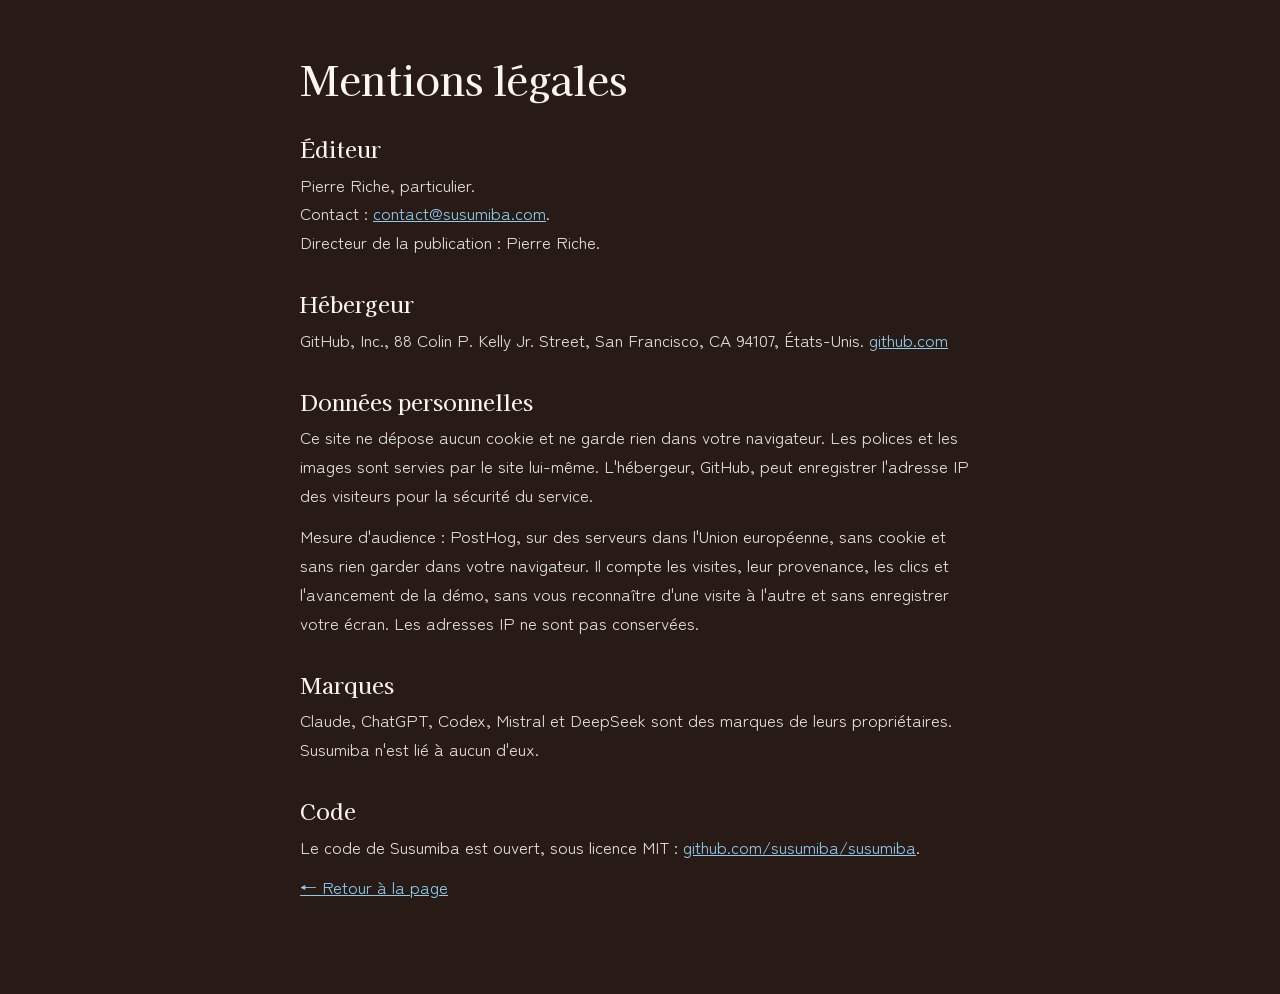
<file: fr/mentions-legales.html>
<!doctype html>
<html lang="fr">
<meta charset="utf-8">
<meta name="viewport" content="width=device-width, initial-scale=1">
<meta name="robots" content="noindex">
<title>Mentions légales · Susumiba</title>
<link rel="stylesheet" href="/fonts/polices.css">
<style>
:root{color-scheme:dark; --fond:#281A14; --texte:#E3E2DB; --texte-doux:#ADB3AE; --coquille:#FBF7F0; --lien:#8FCBEF}
body{margin:0; background:var(--fond); color:var(--texte); font:400 17px/1.7 "Zen Maru Gothic", system-ui, sans-serif}
main{max-width:680px; margin:0 auto; padding:56px 16px 80px}
h1{font:500 40px/1.15 "Kaisei Tokumin", Georgia, serif; color:var(--coquille); margin:0 0 28px}
h2{font:500 22px/1.3 "Kaisei Tokumin", Georgia, serif; color:var(--coquille); margin:32px 0 8px}
p{margin:0 0 12px} a{color:var(--lien)}
</style>
<main>
<h1>Mentions légales</h1>
<h2>Éditeur</h2>
<p>Pierre Riche, particulier.<br>Contact : <a href="mailto:contact@susumiba.com">contact@susumiba.com</a>.<br>Directeur de la publication : Pierre Riche.</p>
<h2>Hébergeur</h2>
<p>GitHub, Inc., 88 Colin P. Kelly Jr. Street, San Francisco, CA 94107, États-Unis. <a href="https://github.com">github.com</a></p>
<h2>Données personnelles</h2>
<p>Ce site ne dépose aucun cookie et ne garde rien dans votre navigateur. Les polices et les images sont servies par le site lui-même. L'hébergeur, GitHub, peut enregistrer l'adresse IP des visiteurs pour la sécurité du service.</p>
<p>Mesure d'audience : PostHog, sur des serveurs dans l'Union européenne, sans cookie et sans rien garder dans votre navigateur. Il compte les visites, leur provenance, les clics et l'avancement de la démo, sans vous reconnaître d'une visite à l'autre et sans enregistrer votre écran. Les adresses IP ne sont pas conservées.</p>
<h2>Marques</h2>
<p>Claude, ChatGPT, Codex, Mistral et DeepSeek sont des marques de leurs propriétaires. Susumiba n'est lié à aucun d'eux.</p>
<h2>Code</h2>
<p>Le code de Susumiba est ouvert, sous licence MIT : <a href="https://github.com/susumiba/susumiba">github.com/susumiba/susumiba</a>.</p>
<p><a href="/fr/">← Retour à la page</a></p>
</main>
</file>
<file: fonts/polices.css>
/* Kaisei Tokumin, Zen Maru Gothic, BIZ UDGothic (SIL Open Font License), réduites aux lettres du site par publier.py */
@font-face {
  font-family: 'BIZ UDGothic';
  font-style: normal;
  font-weight: 400;
  font-display: swap;
  src: url(/fonts/p4.woff2) format('woff2');
  unicode-range: U+20-5b, U+5d-7e, U+ab, U+b0, U+b7, U+bb, U+c0-c2, U+c7-ca, U+cc-ce, U+d2-d4, U+d7, U+d9-db, U+dd, U+e0-e2, U+e7-ea, U+ec-ee, U+f2-f4, U+f9-fb, U+fd, U+106-109, U+11c-11d, U+122-125, U+134-137, U+139-13c, U+143-146, U+154-157, U+15a-15f, U+162-163, U+174-177, U+179-17a, U+1f4-1f5, U+1f8-1f9, U+228-229, U+300-302, U+327, U+1e08-1e09, U+1e10-1e11, U+1e28-1e29, U+1e30-1e31, U+1e3e-1e3f, U+1e54-1e55, U+1e80-1e83, U+1e90-1e91, U+1ea4-1ea7, U+1ebe-1ec1, U+1ed0-1ed3, U+1ef2-1ef3, U+2013-2014, U+2019, U+201c-201d, U+2026, U+20ac, U+2190, U+2192, U+2212, U+2605, U+307f, U+5834, U+9032;
}
@font-face {
  font-family: 'BIZ UDGothic';
  font-style: normal;
  font-weight: 700;
  font-display: swap;
  src: url(/fonts/p3.woff2) format('woff2');
  unicode-range: U+20-5b, U+5d-7e, U+ab, U+b0, U+b7, U+bb, U+c0-c2, U+c7-ca, U+cc-ce, U+d2-d4, U+d7, U+d9-db, U+dd, U+e0-e2, U+e7-ea, U+ec-ee, U+f2-f4, U+f9-fb, U+fd, U+106-109, U+11c-11d, U+122-125, U+134-137, U+139-13c, U+143-146, U+154-157, U+15a-15f, U+162-163, U+174-177, U+179-17a, U+1f4-1f5, U+1f8-1f9, U+228-229, U+300-302, U+327, U+1e08-1e09, U+1e10-1e11, U+1e28-1e29, U+1e30-1e31, U+1e3e-1e3f, U+1e54-1e55, U+1e80-1e83, U+1e90-1e91, U+1ea4-1ea7, U+1ebe-1ec1, U+1ed0-1ed3, U+1ef2-1ef3, U+2013-2014, U+2019, U+201c-201d, U+2026, U+20ac, U+2190, U+2192, U+2212, U+2605, U+307f, U+5834, U+9032;
}
@font-face {
  font-family: 'Kaisei Tokumin';
  font-style: normal;
  font-weight: 500;
  font-display: swap;
  src: url(/fonts/p1.woff2) format('woff2');
  unicode-range: U+20-5b, U+5d-7e, U+ab, U+b0, U+b7, U+bb, U+c0-c2, U+c7-ca, U+cc-ce, U+d2-d4, U+d7, U+d9-db, U+dd, U+e0-e2, U+e7-ea, U+ec-ee, U+f2-f4, U+f9-fb, U+fd, U+106-109, U+11c-11d, U+122-125, U+134-137, U+139-13c, U+143-146, U+154-157, U+15a-15f, U+162-163, U+174-177, U+179-17a, U+1f4-1f5, U+1f8-1f9, U+228-229, U+300-302, U+327, U+1e08-1e09, U+1e10-1e11, U+1e28-1e29, U+1e30-1e31, U+1e3e-1e3f, U+1e54-1e55, U+1e80-1e83, U+1e90-1e91, U+1ea4-1ea7, U+1ebe-1ec1, U+1ed0-1ed3, U+1ef2-1ef3, U+2013-2014, U+2019, U+201c-201d, U+2026, U+20ac, U+2190, U+2192, U+2212, U+2605, U+307f, U+5834, U+9032;
}
@font-face {
  font-family: 'Kaisei Tokumin';
  font-style: normal;
  font-weight: 700;
  font-display: swap;
  src: url(/fonts/p2.woff2) format('woff2');
  unicode-range: U+20-5b, U+5d-7e, U+ab, U+b0, U+b7, U+bb, U+c0-c2, U+c7-ca, U+cc-ce, U+d2-d4, U+d7, U+d9-db, U+dd, U+e0-e2, U+e7-ea, U+ec-ee, U+f2-f4, U+f9-fb, U+fd, U+106-109, U+11c-11d, U+122-125, U+134-137, U+139-13c, U+143-146, U+154-157, U+15a-15f, U+162-163, U+174-177, U+179-17a, U+1f4-1f5, U+1f8-1f9, U+228-229, U+300-302, U+327, U+1e08-1e09, U+1e10-1e11, U+1e28-1e29, U+1e30-1e31, U+1e3e-1e3f, U+1e54-1e55, U+1e80-1e83, U+1e90-1e91, U+1ea4-1ea7, U+1ebe-1ec1, U+1ed0-1ed3, U+1ef2-1ef3, U+2013-2014, U+2019, U+201c-201d, U+2026, U+20ac, U+2190, U+2192, U+2212, U+2605, U+307f, U+5834, U+9032;
}
@font-face {
  font-family: 'Zen Maru Gothic';
  font-style: normal;
  font-weight: 400;
  font-display: swap;
  src: url(/fonts/p5.woff2) format('woff2');
  unicode-range: U+20-5b, U+5d-7e, U+ab, U+b0, U+b7, U+bb, U+c0-c2, U+c7-ca, U+cc-ce, U+d2-d4, U+d7, U+d9-db, U+dd, U+e0-e2, U+e7-ea, U+ec-ee, U+f2-f4, U+f9-fb, U+fd, U+106-109, U+11c-11d, U+122-125, U+134-137, U+139-13c, U+143-146, U+154-157, U+15a-15f, U+162-163, U+174-177, U+179-17a, U+1f4-1f5, U+1f8-1f9, U+228-229, U+300-302, U+327, U+1e08-1e09, U+1e10-1e11, U+1e28-1e29, U+1e30-1e31, U+1e3e-1e3f, U+1e54-1e55, U+1e80-1e83, U+1e90-1e91, U+1ea4-1ea7, U+1ebe-1ec1, U+1ed0-1ed3, U+1ef2-1ef3, U+2013-2014, U+2019, U+201c-201d, U+2026, U+20ac, U+2190, U+2192, U+2212, U+2605, U+307f, U+5834, U+9032;
}
@font-face {
  font-family: 'Zen Maru Gothic';
  font-style: normal;
  font-weight: 500;
  font-display: swap;
  src: url(/fonts/p6.woff2) format('woff2');
  unicode-range: U+20-5b, U+5d-7e, U+ab, U+b0, U+b7, U+bb, U+c0-c2, U+c7-ca, U+cc-ce, U+d2-d4, U+d7, U+d9-db, U+dd, U+e0-e2, U+e7-ea, U+ec-ee, U+f2-f4, U+f9-fb, U+fd, U+106-109, U+11c-11d, U+122-125, U+134-137, U+139-13c, U+143-146, U+154-157, U+15a-15f, U+162-163, U+174-177, U+179-17a, U+1f4-1f5, U+1f8-1f9, U+228-229, U+300-302, U+327, U+1e08-1e09, U+1e10-1e11, U+1e28-1e29, U+1e30-1e31, U+1e3e-1e3f, U+1e54-1e55, U+1e80-1e83, U+1e90-1e91, U+1ea4-1ea7, U+1ebe-1ec1, U+1ed0-1ed3, U+1ef2-1ef3, U+2013-2014, U+2019, U+201c-201d, U+2026, U+20ac, U+2190, U+2192, U+2212, U+2605, U+307f, U+5834, U+9032;
}
@font-face {
  font-family: 'Zen Maru Gothic';
  font-style: normal;
  font-weight: 700;
  font-display: swap;
  src: url(/fonts/p7.woff2) format('woff2');
  unicode-range: U+20-5b, U+5d-7e, U+ab, U+b0, U+b7, U+bb, U+c0-c2, U+c7-ca, U+cc-ce, U+d2-d4, U+d7, U+d9-db, U+dd, U+e0-e2, U+e7-ea, U+ec-ee, U+f2-f4, U+f9-fb, U+fd, U+106-109, U+11c-11d, U+122-125, U+134-137, U+139-13c, U+143-146, U+154-157, U+15a-15f, U+162-163, U+174-177, U+179-17a, U+1f4-1f5, U+1f8-1f9, U+228-229, U+300-302, U+327, U+1e08-1e09, U+1e10-1e11, U+1e28-1e29, U+1e30-1e31, U+1e3e-1e3f, U+1e54-1e55, U+1e80-1e83, U+1e90-1e91, U+1ea4-1ea7, U+1ebe-1ec1, U+1ed0-1ed3, U+1ef2-1ef3, U+2013-2014, U+2019, U+201c-201d, U+2026, U+20ac, U+2190, U+2192, U+2212, U+2605, U+307f, U+5834, U+9032;
}
</file>
